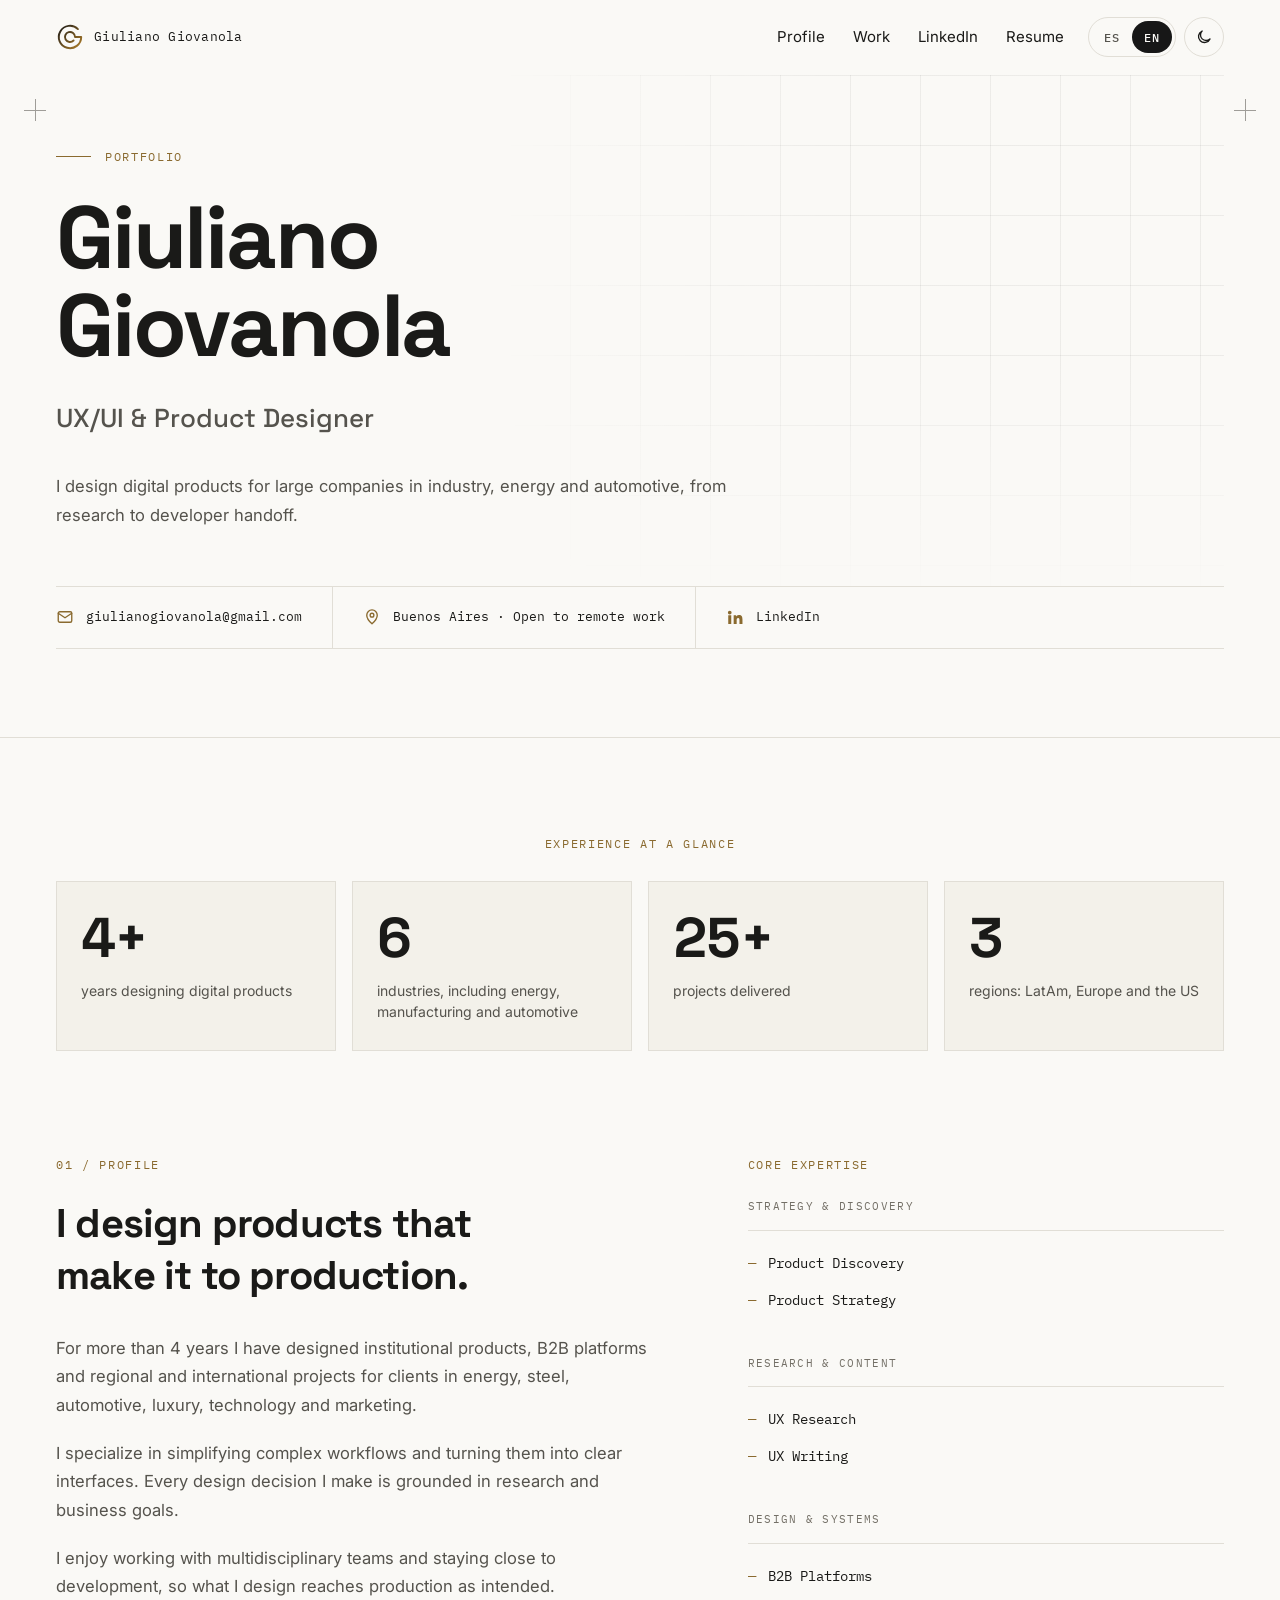
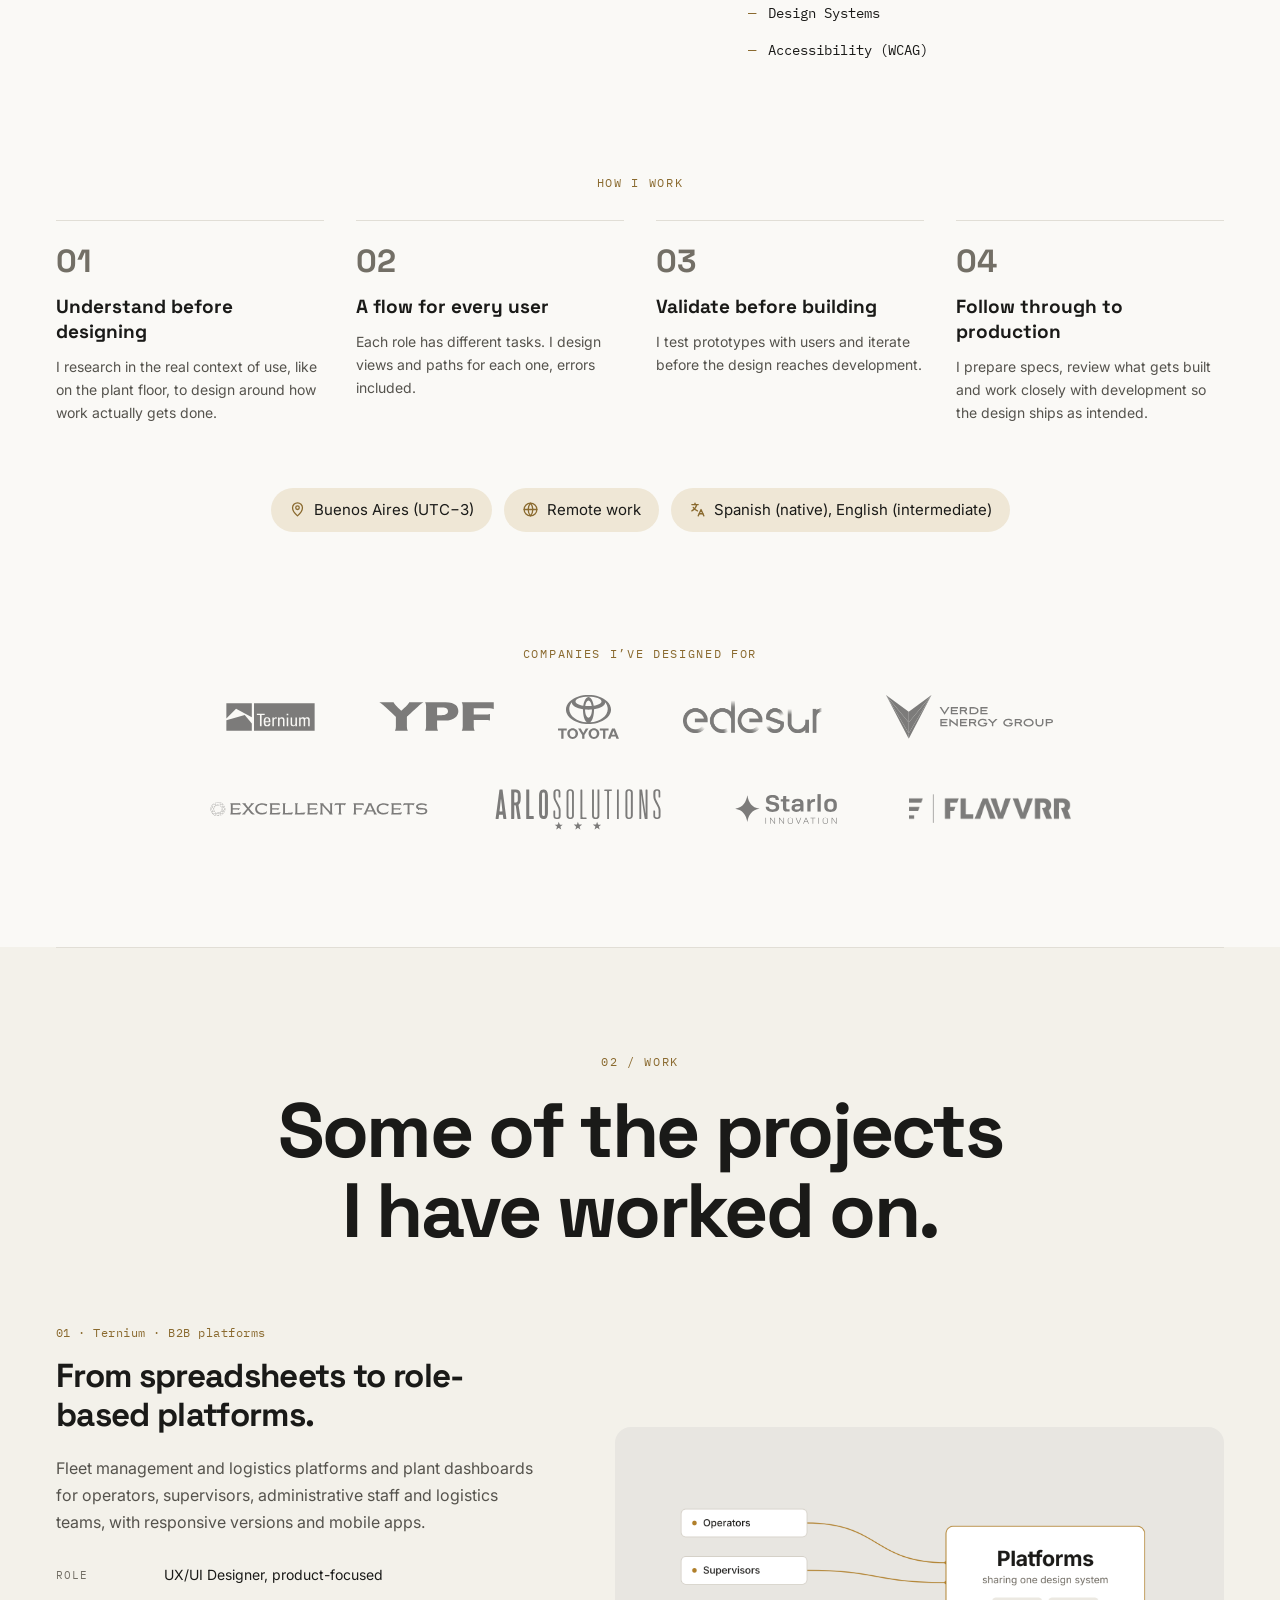
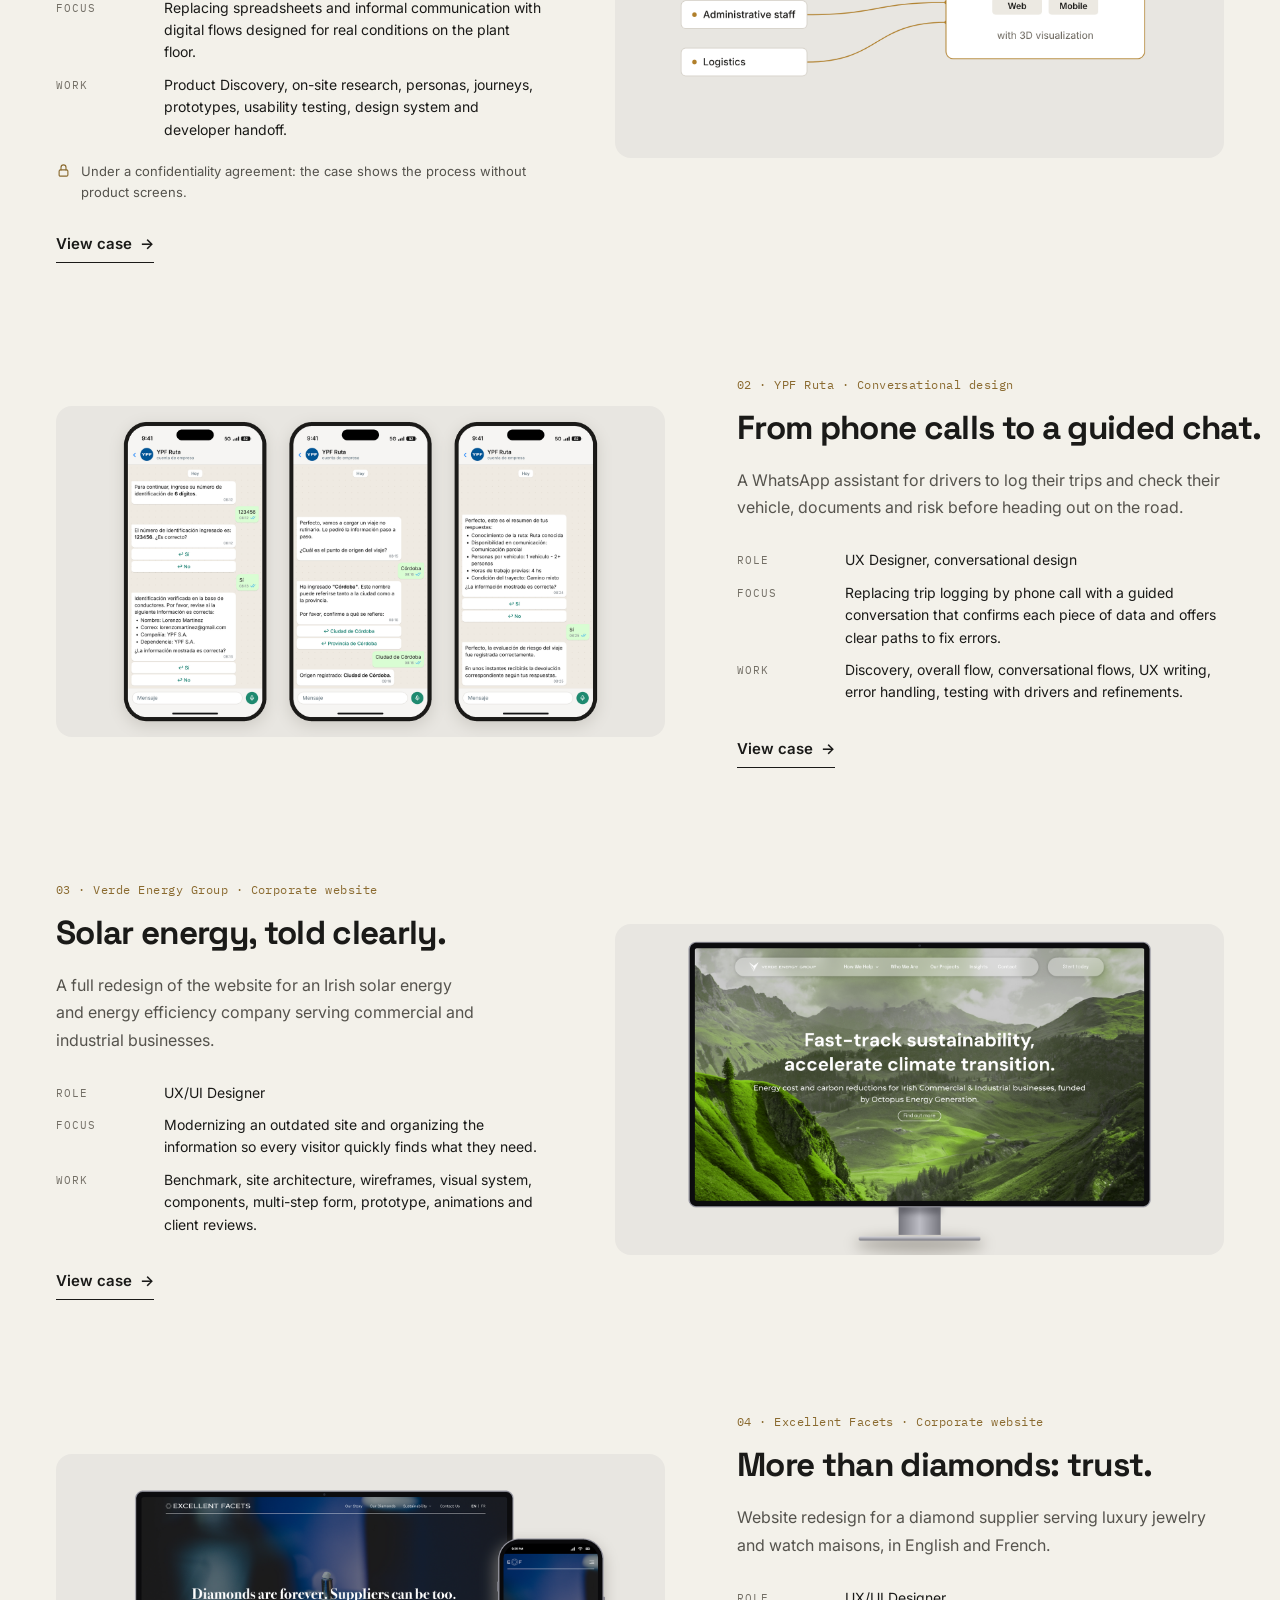
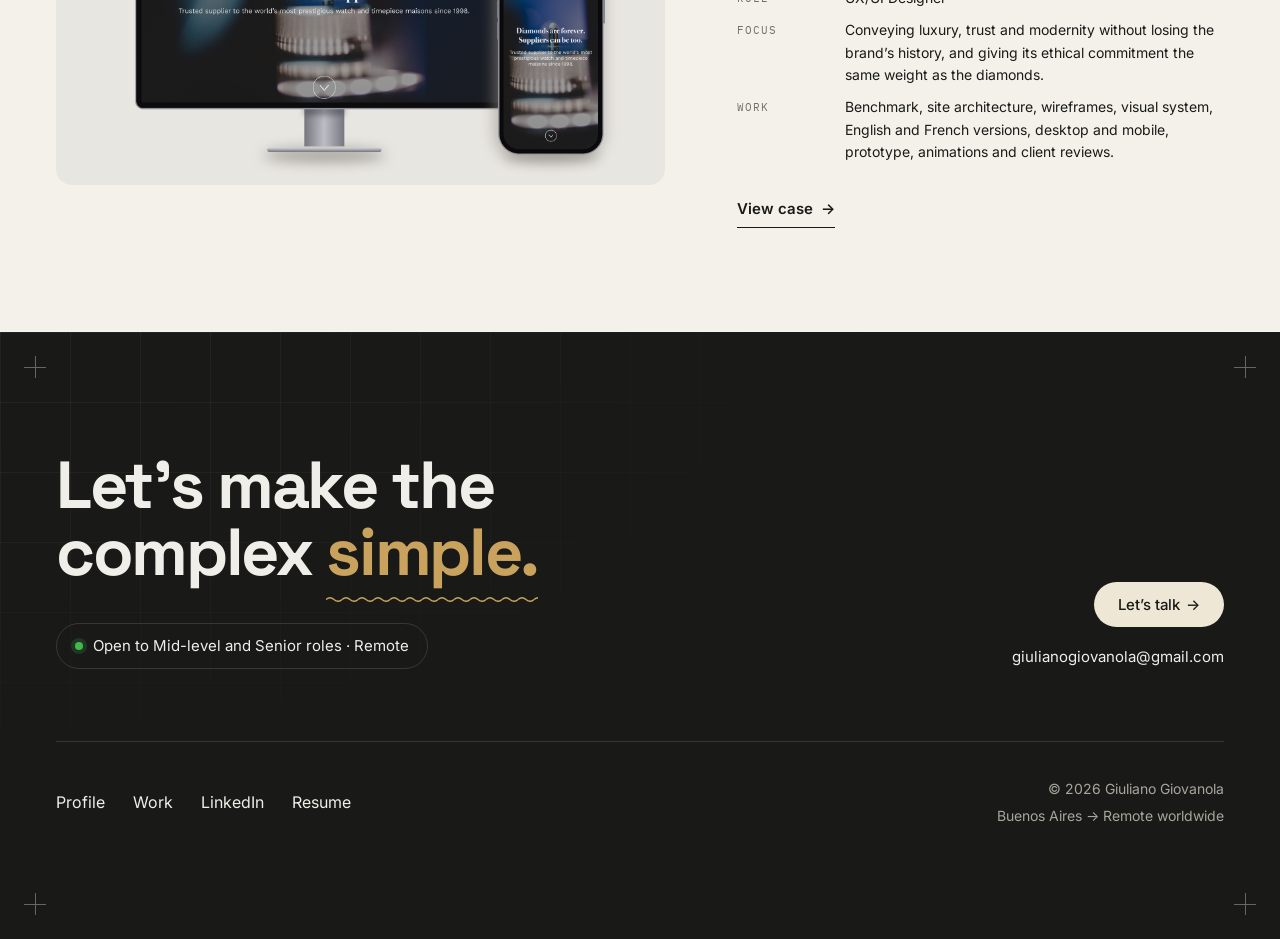
<file: index.html>
<!doctype html>
<html lang="es">

<head>
  <meta charset="utf-8">
  <meta name="viewport" content="width=device-width, initial-scale=1, viewport-fit=cover">
  <meta name="description" content="Portfolio de Giuliano Giovanola, diseñador UX/UI y Product Designer.">
  <title>Giuliano Giovanola - UX/UI & Product Designer</title>
  <link rel="icon" href="assets/images/favicon-dark.ico" sizes="32x32">
  <link rel="icon" type="image/svg+xml" href="assets/images/gg-favicon-light.svg" data-light="assets/images/gg-favicon-light.svg" data-dark="assets/images/gg-favicon-dark.svg">
  <link rel="apple-touch-icon" href="assets/images/apple-touch-icon-dark.png">
  <script>try { if (localStorage.getItem('theme') === 'dark') { document.documentElement.setAttribute('data-theme', 'dark'); var fav = document.querySelector('link[rel="icon"][type="image/svg+xml"]'); fav.href = fav.dataset.dark; } } catch (e) { }</script>
  <link rel="preconnect" href="https://fonts.googleapis.com">
  <link rel="preconnect" href="https://fonts.gstatic.com" crossorigin>
  <link rel="stylesheet"
    href="https://fonts.googleapis.com/css2?family=Space+Grotesk:wght@500;700&family=Inter:wght@400;500;600&family=IBM+Plex+Mono:wght@400;500&display=swap">
  <link rel="stylesheet" href="css/styles.css?v=31">
</head>

<body>
  <a class="skip" href="#trabajo" data-i18n="skip">Saltar al contenido</a>

  <header class="site-header" id="top">
    <div class="wrap topbar">
      <a class="id" href="#inicio"><img class="id-logo id-logo-light" src="assets/images/gg-navbar-light.svg" width="28" height="28" alt=""><img class="id-logo id-logo-dark" src="assets/images/gg-navbar-dark.svg" width="28" height="28" alt=""><span>Giuliano Giovanola</span></a>
      <div class="links">
        <nav class="top-nav" aria-label="Principal" data-i18n-aria="nav.main">
          <a href="#sobre-mi" data-i18n="footer.profile">Perfil</a>
          <a href="#trabajo" data-i18n="footer.work">Trabajo</a>
          <a href="https://www.linkedin.com/in/giulianogiovanola" target="_blank" rel="noopener noreferrer">LinkedIn</a>
          <a class="nav-cv" href="assets/documents/cv-giuliano-giovanola.pdf" download data-i18n="nav.cv">CV</a>
        </nav>
        <div class="controls">
          <div class="lang" role="group" aria-label="Idioma" data-i18n-aria="lang.group">
            <button type="button" data-set-lang="es" aria-pressed="true">ES</button>
            <button type="button" data-set-lang="en" aria-pressed="false">EN</button>
          </div>
          <button type="button" class="theme-btn" aria-pressed="false" aria-label="Modo oscuro"
            data-i18n-aria="theme.dark">
            <svg class="moon" viewBox="0 0 24 24" fill="none" stroke="currentColor" stroke-width="1.8"
              stroke-linecap="round" stroke-linejoin="round" aria-hidden="true">
              <path d="M20 14.5A8 8 0 1 1 9.5 4a6.5 6.5 0 0 0 10.5 10.5Z" />
            </svg>
            <svg class="sun" viewBox="0 0 24 24" fill="none" stroke="currentColor" stroke-width="1.8"
              stroke-linecap="round" stroke-linejoin="round" aria-hidden="true">
              <circle cx="12" cy="12" r="4" />
              <path
                d="M12 2v2M12 20v2M4.9 4.9l1.4 1.4M17.7 17.7l1.4 1.4M2 12h2M20 12h2M4.9 19.1l1.4-1.4M17.7 6.3l1.4-1.4" />
            </svg>
          </button>
        </div>
      </div>
    </div>
  </header>

  <div class="hero-band" id="inicio">
    <span class="cross l" aria-hidden="true"></span>
    <span class="cross r" aria-hidden="true"></span>
    <div class="wrap">
      <div class="hero">
        <p class="eyebrow">Portfolio</p>
        <h1><span>Giuliano</span><span>Giovanola</span></h1>
        <p class="role">UX/UI &amp; Product Designer</p>
        <p class="lead" data-i18n="hero.lead">Diseño productos digitales para grandes empresas de industria, energía y
          automotriz, desde el research hasta el traspaso a desarrollo.</p>
        <div class="facts">
          <a href="mailto:giulianogiovanola@gmail.com">
            <svg viewBox="0 0 24 24" fill="none" stroke="currentColor" stroke-width="1.8" stroke-linecap="round"
              stroke-linejoin="round" aria-hidden="true">
              <rect x="3" y="5" width="18" height="14" rx="2" />
              <path d="m3 7 9 6 9-6" />
            </svg>
            giulianogiovanola@gmail.com
          </a>
          <span>
            <svg viewBox="0 0 24 24" fill="none" stroke="currentColor" stroke-width="1.8" stroke-linecap="round"
              stroke-linejoin="round" aria-hidden="true">
              <path d="M12 21s7-6.2 7-11.5A7 7 0 0 0 5 9.5C5 14.8 12 21 12 21Z" />
              <circle cx="12" cy="9.5" r="2.5" />
            </svg>
            <span data-i18n="hero.location">Buenos Aires · Disponible para trabajo remoto</span>
          </span>
          <a href="https://www.linkedin.com/in/giulianogiovanola" target="_blank" rel="noopener noreferrer">
            <svg viewBox="0 0 24 24" fill="currentColor" aria-hidden="true">
              <path
                d="M4.98 3.5a2.5 2.5 0 1 1 0 5 2.5 2.5 0 0 1 0-5ZM3 9.75h4v11.5H3V9.75Zm6.5 0h3.83v1.57h.05c.53-1 1.84-2.07 3.78-2.07 4.04 0 4.79 2.66 4.79 6.12v5.88h-4v-5.2c0-1.24-.02-2.84-1.73-2.84-1.73 0-2 1.35-2 2.75v5.29h-4V9.75Z" />
            </svg>
            LinkedIn
          </a>
        </div>
      </div>
    </div>
  </div>
  <hr class="rule">

  <div class="wrap">
    <main>
      <div class="glance glance-top">
        <p class="kicker" data-i18n="glance.kicker">Experiencia en números</p>
        <ul class="stats">
          <li><p class="stat-num">4+</p><p class="stat-label" data-i18n="glance.years">años diseñando productos digitales</p></li>
          <li><p class="stat-num">6</p><p class="stat-label" data-i18n="glance.industries">rubros, entre ellos energía, industria y automotriz</p></li>
          <li><p class="stat-num">25+</p><p class="stat-label" data-i18n="glance.projects">proyectos entregados</p></li>
          <li><p class="stat-num">3</p><p class="stat-label" data-i18n="glance.continents">regiones: Latam, Europa y EE.&nbsp;UU.</p></li>
        </ul>
      </div>

      <section id="sobre-mi" class="profile">
        <div class="copy">
          <p class="kicker" data-i18n="profile.kicker">01 / Perfil</p>
          <h2 data-i18n="profile.title">Diseño productos que llegan a producción.</h2>
          <p data-i18n="profile.p1">Hace más de 4 años que diseño productos institucionales, plataformas B2B y proyectos regionales e internacionales para clientes de energía, siderurgia, automotriz, lujo, tecnología y marketing.</p>
          <p data-i18n="profile.p2">Me especializo en simplificar flujos complejos y convertirlos en interfaces claras.
            Cada decisión de diseño la apoyo en research y en los objetivos del negocio.</p>
          <p data-i18n="profile.p3">Me gusta trabajar con equipos multidisciplinarios y estar cerca de desarrollo para
            que lo que diseño llegue bien a producción.</p>
        </div>
        <div class="expertise">
          <p class="kicker" data-i18n="exp.kicker">Áreas de especialidad</p>
          <div class="expertise-group">
            <h3 data-i18n="exp.g1">Estrategia y discovery</h3>
            <ul>
              <li>Product Discovery</li>
              <li>Product Strategy</li>
            </ul>
          </div>
          <div class="expertise-group">
            <h3 data-i18n="exp.g2">Research y contenido</h3>
            <ul>
              <li>UX Research</li>
              <li>UX Writing</li>
            </ul>
          </div>
          <div class="expertise-group">
            <h3 data-i18n="exp.g3">Diseño y sistemas</h3>
            <ul>
              <li data-i18n="exp.b2b">Plataformas B2B</li>
              <li>Design Systems</li>
              <li data-i18n="exp.a11y">Accesibilidad (WCAG)</li>
            </ul>
          </div>
        </div>
      </section>

      <div class="glance">
        <div class="how">
          <p class="kicker" data-i18n="how.kicker">Cómo trabajo</p>
          <ol class="how-list">
            <li>
              <span class="how-num">01</span>
              <h3 data-i18n="how.1.t">Entender antes de diseñar</h3>
              <p data-i18n="how.1.p">Investigo en el contexto real de uso, como en planta, para diseñar sobre cómo se trabaja de verdad.</p>
            </li>
            <li>
              <span class="how-num">02</span>
              <h3 data-i18n="how.2.t">Un flujo para cada usuario</h3>
              <p data-i18n="how.2.p">Cada rol tiene tareas distintas. Diseño vistas y caminos pensados para cada uno, incluidos los errores.</p>
            </li>
            <li>
              <span class="how-num">03</span>
              <h3 data-i18n="how.3.t">Validar antes de desarrollar</h3>
              <p data-i18n="how.3.p">Pruebo prototipos con usuarios e itero antes de que el diseño llegue a desarrollo.</p>
            </li>
            <li>
              <span class="how-num">04</span>
              <h3 data-i18n="how.4.t">Acompañar hasta producción</h3>
              <p data-i18n="how.4.p">Preparo specs, reviso lo implementado y trabajo cerca de desarrollo para que el diseño llegue bien.</p>
            </li>
          </ol>
          <ul class="info-chips">
            <li><svg viewBox="0 0 24 24" fill="none" stroke="currentColor" stroke-width="1.8" stroke-linecap="round" stroke-linejoin="round" aria-hidden="true"><path d="M12 21s7-6.2 7-11.5A7 7 0 0 0 5 9.5C5 14.8 12 21 12 21Z" /><circle cx="12" cy="9.5" r="2.5" /></svg>Buenos Aires (UTC−3)</li>
            <li><svg viewBox="0 0 24 24" fill="none" stroke="currentColor" stroke-width="1.8" stroke-linecap="round" stroke-linejoin="round" aria-hidden="true"><circle cx="12" cy="12" r="9" /><path d="M3 12h18" /><path d="M12 3a14 14 0 0 1 0 18a14 14 0 0 1 0-18Z" /></svg><span data-i18n="info.remote">Trabajo remoto</span></li>
            <li><svg viewBox="0 0 24 24" fill="none" stroke="currentColor" stroke-width="1.8" stroke-linecap="round" stroke-linejoin="round" aria-hidden="true"><path d="M4 5h9" /><path d="M8.5 3v2" /><path d="M11 5c-1 4-3.5 7-7 9" /><path d="M6 9c1.5 2.5 3.5 4 6 5" /><path d="m13 21 4-9 4 9" /><path d="M14.5 18h5" /></svg><span data-i18n="info.langs">Español (nativo), inglés (intermedio)</span></li>
          </ul>
        </div>

        <div class="clients">
          <p class="kicker" data-i18n="clients.kicker">Empresas para las que diseñé</p>
          <ul class="client-logos">
            <li><img class="logo-box" src="assets/images/logo-ternium.svg" alt="Ternium" loading="lazy"></li>
            <li><img class="logo-box" src="assets/images/logo-ypf.svg" alt="YPF" loading="lazy"></li>
            <li><img class="logo-tall" src="assets/images/logo-toyota.svg" alt="Toyota" loading="lazy"></li>
            <li><img src="assets/images/logo-edesur.png" alt="Edesur" loading="lazy"></li>
            <li><img class="logo-tall" src="assets/images/logo-verde.svg" alt="Verde Energy Group" loading="lazy"></li>
            <li><img class="logo-thin" src="assets/images/logo-excellent-facets.svg" alt="Excellent Facets" loading="lazy"></li>
            <li><img class="logo-tall" src="assets/images/logo-arlo.svg" alt="Arlo Solutions" loading="lazy"></li>
            <li><img class="logo-tall" src="assets/images/logo-starlo.svg" alt="Starlo Innovation" loading="lazy"></li>
            <li><img class="logo-box" src="assets/images/logo-flavvrr.png" alt="FLAVVRR" loading="lazy"></li>
          </ul>
        </div>
      </div>

      <section id="trabajo" class="cases">
        <header class="cases-head">
          <p class="kicker" data-i18n="work.kicker">02 / Trabajo</p>
          <h2 data-i18n="work.title">Algunos de los proyectos en los que trabajé.</h2>        </header>

        <div id="casos" class="studies">
          <article class="study">
            <div class="study-copy">
              <p class="study-tag"><span>01</span> · <span>Ternium</span> · <span data-i18n="studies.type.platform">Plataformas B2B</span></p>
              <h3 data-i18n="studies.ternium.title">De planillas a plataformas por rol.</h3>
              <p class="study-desc" data-i18n="studies.ternium.desc">Plataformas de gestión de flota, logística y
                dashboards de planta para operarios, supervisores, administrativos y equipos de logística, con versiones
                responsive y apps mobile.</p>
              <dl class="study-meta">
                <dt data-i18n="studies.role">Rol</dt>
                <dd data-i18n="studies.ternium.role">UX/UI Designer, con foco en producto</dd>
                <dt data-i18n="studies.focus">Foco</dt>
                <dd data-i18n="studies.ternium.focus">Reemplazar planillas y comunicaciones informales por flujos
                  digitales pensados para las condiciones reales de uso en planta.</dd>
                <dt data-i18n="studies.work">Trabajo</dt>
                <dd data-i18n="studies.ternium.work">Product Discovery, investigación en planta, personas, journeys,
                  prototipos, pruebas de usabilidad, design system y traspaso a desarrollo.</dd>
              </dl>
              <p class="study-note"><svg viewBox="0 0 24 24" fill="none" stroke="currentColor" stroke-width="1.8"
                  stroke-linecap="round" stroke-linejoin="round" aria-hidden="true"><rect x="5" y="11" width="14" height="10" rx="2" /><path d="M8 11V7a4 4 0 0 1 8 0v4" /></svg><span data-i18n="studies.ternium.note">Bajo acuerdo de confidencialidad: el caso cuenta el proceso sin mostrar pantallas del producto.</span></p>
              <a class="study-link" href="cases/ternium.html"><span data-i18n="studies.cta">Ver caso</span> <span
                  aria-hidden="true">→</span></a>
            </div>
            <figure class="study-media">
              <img src="assets/images/ternium-cover-1840x1000_light.png" data-src-en="assets/images/ternium-cover-en-1840x1000_light.png" data-src-dark="assets/images/ternium-cover-1840x1000.png" data-src-en-dark="assets/images/ternium-cover-en-1840x1000.png" width="1840" height="1000" loading="lazy"
                alt="Diagrama: operarios, supervisores, administrativos y logística conectados a plataformas con un mismo design system, en web y mobile y con visualización 3D"
                data-i18n-alt="studies.ternium.alt">
            </figure>
          </article>

          <article class="study">
            <div class="study-copy">
              <p class="study-tag"><span>02</span> · <span>YPF Ruta</span> · <span data-i18n="studies.type.conv">Diseño conversacional</span></p>
              <h3 data-i18n="studies.ypf.title">Del llamado a un chat guiado.</h3>
              <p class="study-desc" data-i18n="studies.ypf.desc">Asistente de WhatsApp para que los conductores registren
                sus viajes y validen vehículo, documentación y riesgo antes de salir a la ruta.</p>
              <dl class="study-meta">
                <dt data-i18n="studies.role">Rol</dt>
                <dd data-i18n="studies.ypf.role">UX Designer, diseño conversacional</dd>
                <dt data-i18n="studies.focus">Foco</dt>
                <dd data-i18n="studies.ypf.focus">Reemplazar el registro de viajes por llamadas con una conversación
                  guiada, que confirma cada dato y ofrece caminos claros para corregir errores.</dd>
                <dt data-i18n="studies.work">Trabajo</dt>
                <dd data-i18n="studies.ypf.work">Discovery, flujo general, flujos conversacionales, UX writing, manejo de
                  errores, pruebas con conductores y ajustes.</dd>
              </dl>
              <a class="study-link" href="cases/ypf-ruta.html"><span data-i18n="studies.cta">Ver caso</span> <span
                  aria-hidden="true">→</span></a>
            </div>
            <figure class="study-media">
              <img src="assets/images/ypf-cover-light-1840x1000.png"
                data-src-dark="assets/images/ypf-cover-dark-1840x1000.png" width="1840" height="1000" loading="lazy"
                alt="Tres pantallas de la conversación de YPF Ruta en WhatsApp: identificación del conductor, carga del origen del viaje y resumen de la evaluación de riesgo"
                data-i18n-alt="studies.ypf.alt">
            </figure>
          </article>

          <article class="study">
            <div class="study-copy">
              <p class="study-tag"><span>03</span> · <span>Verde Energy Group</span> · <span data-i18n="studies.type.corp">Sitio web corporativo</span></p>
              <h3 data-i18n="studies.verde.title">Energía solar, contada con claridad.</h3>
              <p class="study-desc" data-i18n="studies.verde.desc">Rediseño completo del sitio de una empresa irlandesa
                de energía solar y eficiencia energética para empresas comerciales e industriales.</p>
              <dl class="study-meta">
                <dt data-i18n="studies.role">Rol</dt>
                <dd>UX/UI Designer</dd>
                <dt data-i18n="studies.focus">Foco</dt>
                <dd data-i18n="studies.verde.focus">Modernizar un sitio obsoleto y ordenar la información para que cada
                  visitante encuentre rápido lo que necesita.</dd>
                <dt data-i18n="studies.work">Trabajo</dt>
                <dd data-i18n="studies.verde.work">Benchmark, arquitectura del sitio, wireframes, sistema visual,
                  componentes, formulario multipaso, prototipo, animaciones y revisiones con el cliente.</dd>
              </dl>
              <a class="study-link" href="cases/verde-energy-group.html"><span data-i18n="studies.cta">Ver caso</span> <span
                  aria-hidden="true">→</span></a>
            </div>
            <figure class="study-media">
              <img src="assets/images/verde-cover-light-1840x1000.png"
                data-src-dark="assets/images/verde-cover-dark-1840x1000.png" width="1840" height="1000" loading="lazy"
                alt="Página de inicio del sitio de Verde Energy Group en un monitor" data-i18n-alt="studies.verde.alt">
            </figure>
          </article>

          <article class="study">
            <div class="study-copy">
              <p class="study-tag"><span>04</span> · <span>Excellent Facets</span> · <span data-i18n="studies.type.corp">Sitio web corporativo</span></p>
              <h3 data-i18n="studies.facets.title">Más que diamantes: confianza.</h3>
              <p class="study-desc" data-i18n="studies.facets.desc">Rediseño del sitio de un proveedor de diamantes para
                maisons de joyería y relojería de lujo, en inglés y francés.</p>
              <dl class="study-meta">
                <dt data-i18n="studies.role">Rol</dt>
                <dd>UX/UI Designer</dd>
                <dt data-i18n="studies.focus">Foco</dt>
                <dd data-i18n="studies.facets.focus">Transmitir lujo, confianza y modernidad sin perder la historia de la
                  marca, y darle al compromiso ético el mismo peso que a los diamantes.</dd>
                <dt data-i18n="studies.work">Trabajo</dt>
                <dd data-i18n="studies.facets.work">Benchmark, arquitectura del sitio, wireframes, sistema visual,
                  versión en inglés y francés, desktop y mobile, prototipo, animaciones y revisiones con el cliente.</dd>
              </dl>
              <a class="study-link" href="cases/excellent-facets.html"><span data-i18n="studies.cta">Ver caso</span> <span
                  aria-hidden="true">→</span></a>
            </div>
            <figure class="study-media">
              <img src="assets/images/ef-cover-light-1840x1000.png"
                data-src-dark="assets/images/ef-cover-dark-1840x1000.png" width="1840" height="1000" loading="lazy"
                alt="Página de inicio del sitio de Excellent Facets en un monitor y un celular" data-i18n-alt="studies.facets.alt">
            </figure>
          </article>
        </div>
      </section>

    </main>
  </div>

  <div class="end-band" id="contacto">
    <span class="cross tl" aria-hidden="true"></span>
    <span class="cross tr" aria-hidden="true"></span>
    <span class="cross bl" aria-hidden="true"></span>
    <span class="cross br" aria-hidden="true"></span>
    <div class="wrap">
      <section class="contact" aria-labelledby="contact-title">
      <div class="contact-main">
        <div class="contact-copy">
          <h2 id="contact-title" class="contact-big"><span data-i18n="contact.t1">Hagamos que lo complejo sea</span> <span class="wavy" data-i18n="contact.t2">simple.</span></h2>
          <p class="avail"><span class="avail-dot" aria-hidden="true"></span><span data-i18n="contact.avail">Abierto a roles Semi Senior y Senior · Remoto</span></p>
        </div>
        <div class="contact-cta">
          <button type="button" class="cta-btn" data-copy="giulianogiovanola@gmail.com" aria-label="Hablemos: copiar email" data-i18n-aria="contact.cta.aria"><span class="cta-label" data-i18n="contact.cta">Hablemos</span><span class="cta-arrow" aria-hidden="true">→</span><span class="cta-done" aria-hidden="true"><svg viewBox="0 0 24 24" fill="none" stroke="currentColor" stroke-width="2.2" stroke-linecap="round" stroke-linejoin="round"><path d="m5 12 5 5 9-10"/></svg><span data-i18n="talk.copied">Email copiado</span></span></button>
          <span class="visually-hidden cta-status" role="status"></span>
          <a class="contact-mail" href="mailto:giulianogiovanola@gmail.com">giulianogiovanola@gmail.com</a>
        </div>
      </div>
    </section>
    <footer class="end-foot">
      <nav class="foot-nav" aria-label="Pie de página" data-i18n-aria="footer.nav">
        <a href="#sobre-mi" data-i18n="footer.profile">Perfil</a>
        <a href="#trabajo" data-i18n="footer.work">Trabajo</a>
        <a href="https://www.linkedin.com/in/giulianogiovanola" target="_blank" rel="noopener noreferrer">LinkedIn</a>
        <a href="assets/documents/cv-giuliano-giovanola.pdf" download data-i18n="nav.cv">CV</a>
      </nav>
      <div class="foot-meta">
        <span>© 2026 Giuliano Giovanola</span>
        <span data-i18n="footer.location">Buenos Aires → Remoto en todo el mundo</span>
      </div>
    </footer>
    </div>
  </div>
  <div class="talk">
  <a class="talk-link" href="#contacto"><img class="talk-avatar" src="assets/images/foto-perfil-128.jpg?v=5" width="44" height="44" alt=""><span data-i18n="talk">Hablemos</span></a>
  <button type="button" class="talk-copy" data-copy="giulianogiovanola@gmail.com" aria-label="Copiar email" data-i18n-aria="contact.copy.aria">
    <svg class="talk-icon-mail" viewBox="0 0 24 24" fill="none" stroke="currentColor" stroke-width="1.8" stroke-linecap="round" stroke-linejoin="round" aria-hidden="true"><rect x="3" y="5" width="18" height="14" rx="2"/><path d="m3 7 9 6 9-6"/></svg>
    <svg class="talk-icon-check" viewBox="0 0 24 24" fill="none" stroke="currentColor" stroke-width="2" stroke-linecap="round" stroke-linejoin="round" aria-hidden="true"><path d="m5 12 5 5 9-10"/></svg>
    <span class="talk-tip" aria-hidden="true"><span class="tip-idle" data-i18n="contact.copy.aria">Copiar email</span><span class="tip-done" data-i18n="talk.copied">Email copiado</span></span>
  </button>
  <span class="visually-hidden talk-status" role="status"></span>
</div>
<a class="to-top" href="#" aria-label="Volver arriba" data-i18n-aria="contact.top"><svg viewBox="0 0 24 24" fill="none" stroke="currentColor" stroke-width="2" stroke-linecap="round" stroke-linejoin="round" aria-hidden="true"><path d="M12 19V5"/><path d="m6 11 6-6 6 6"/></svg></a>
  <script src="js/main.js?v=31"></script>
</body>

</html>
</file>
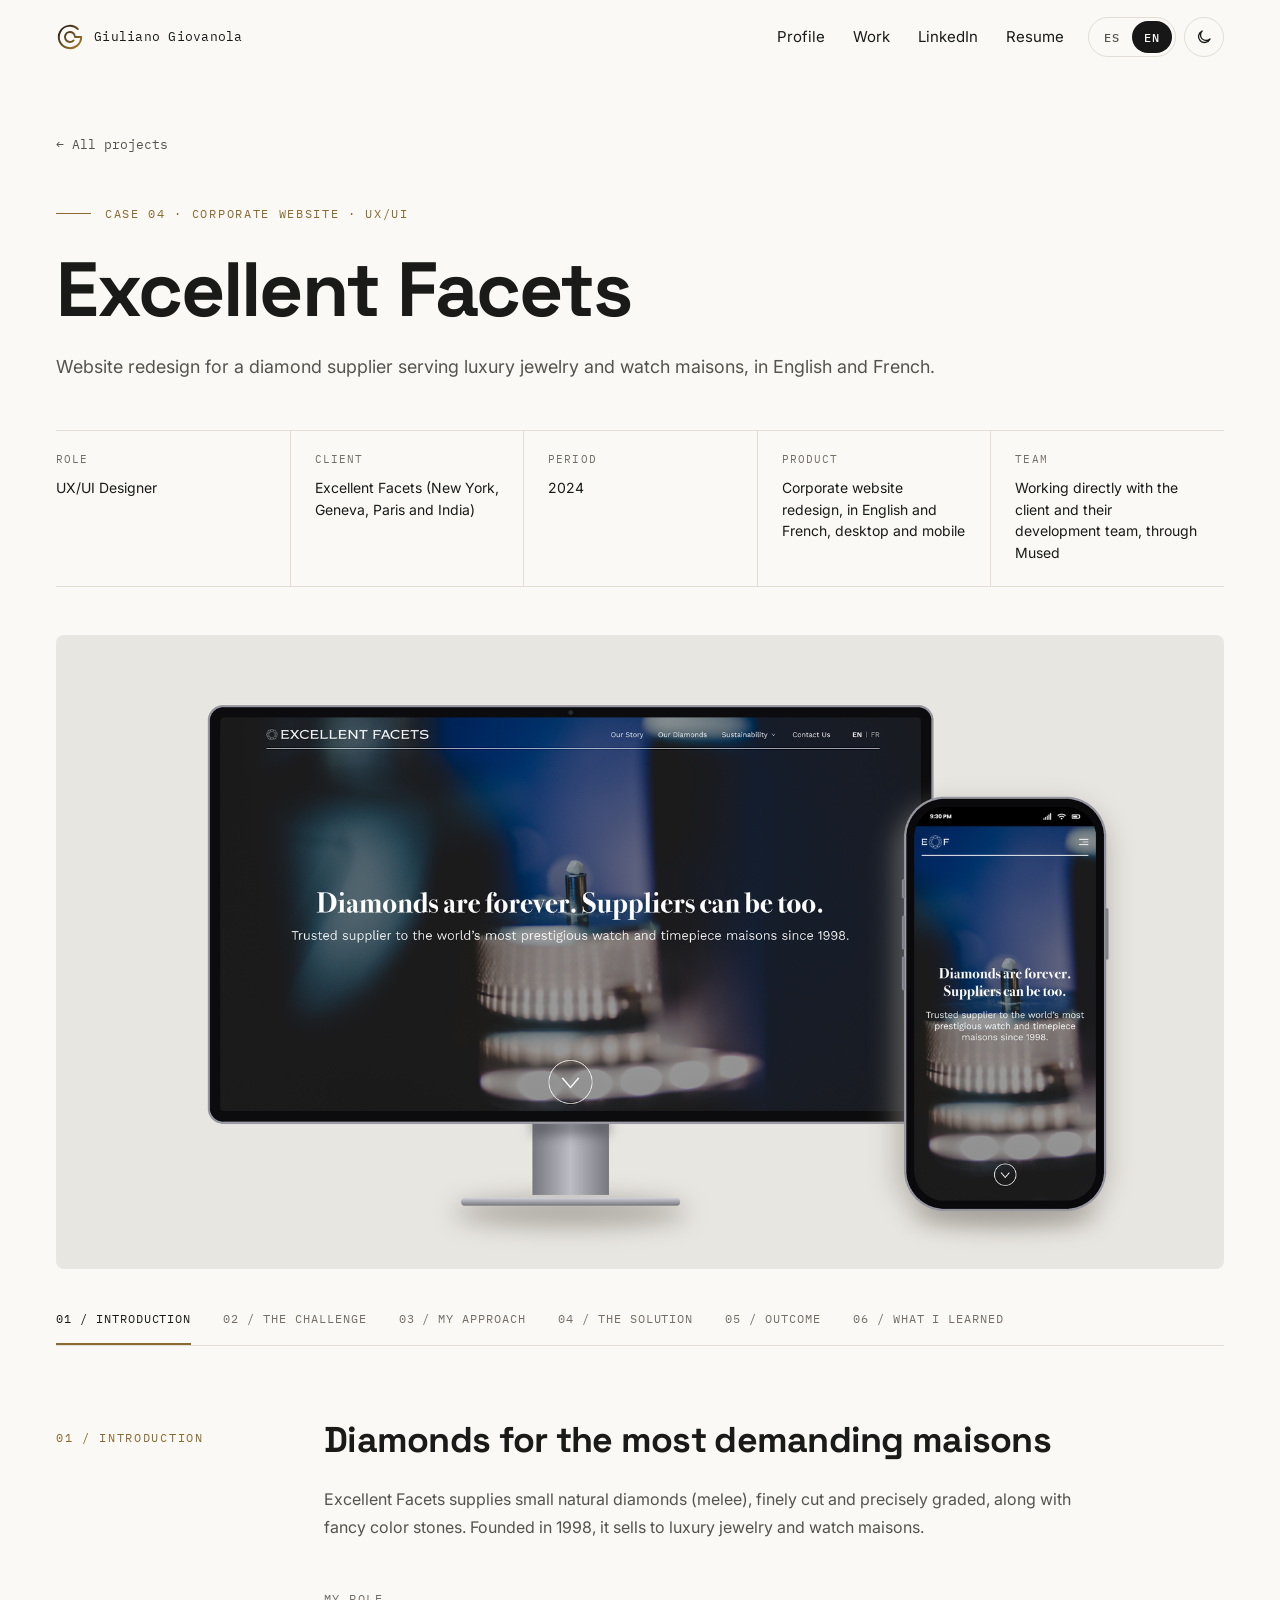
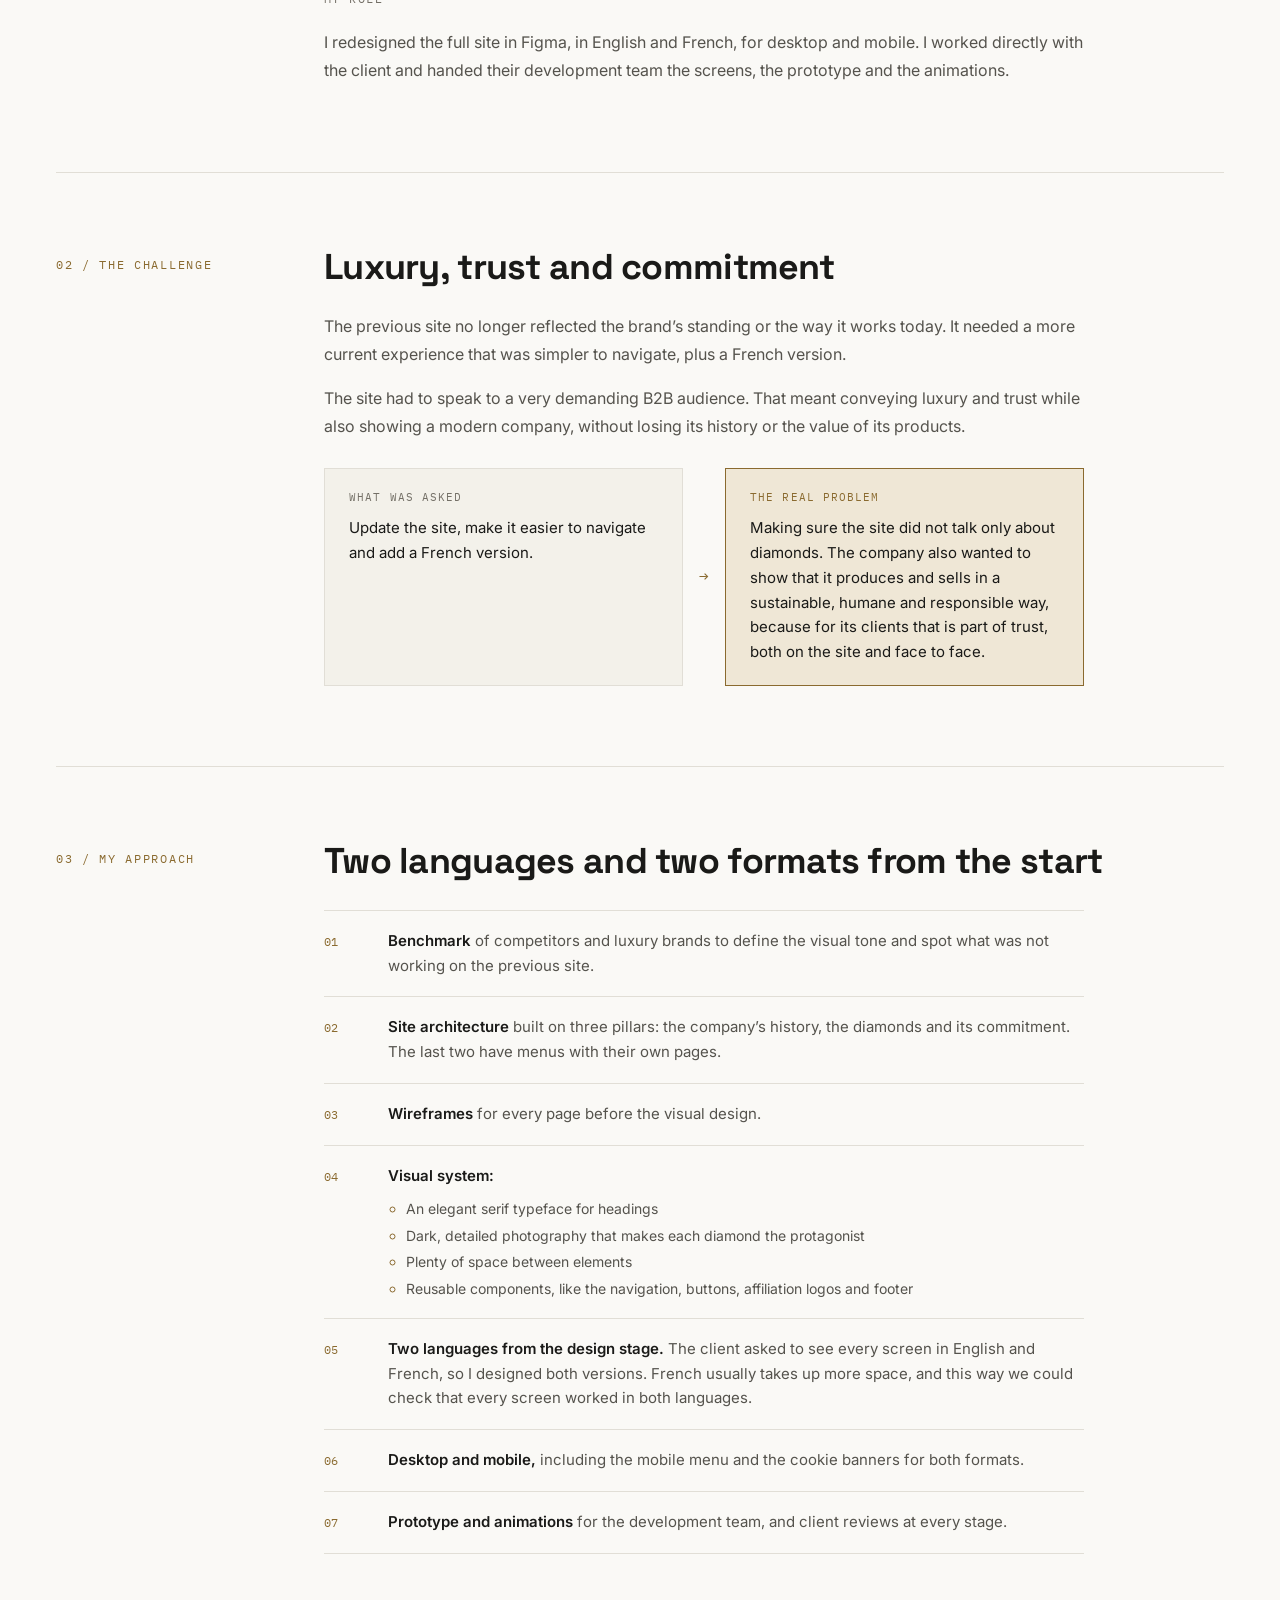
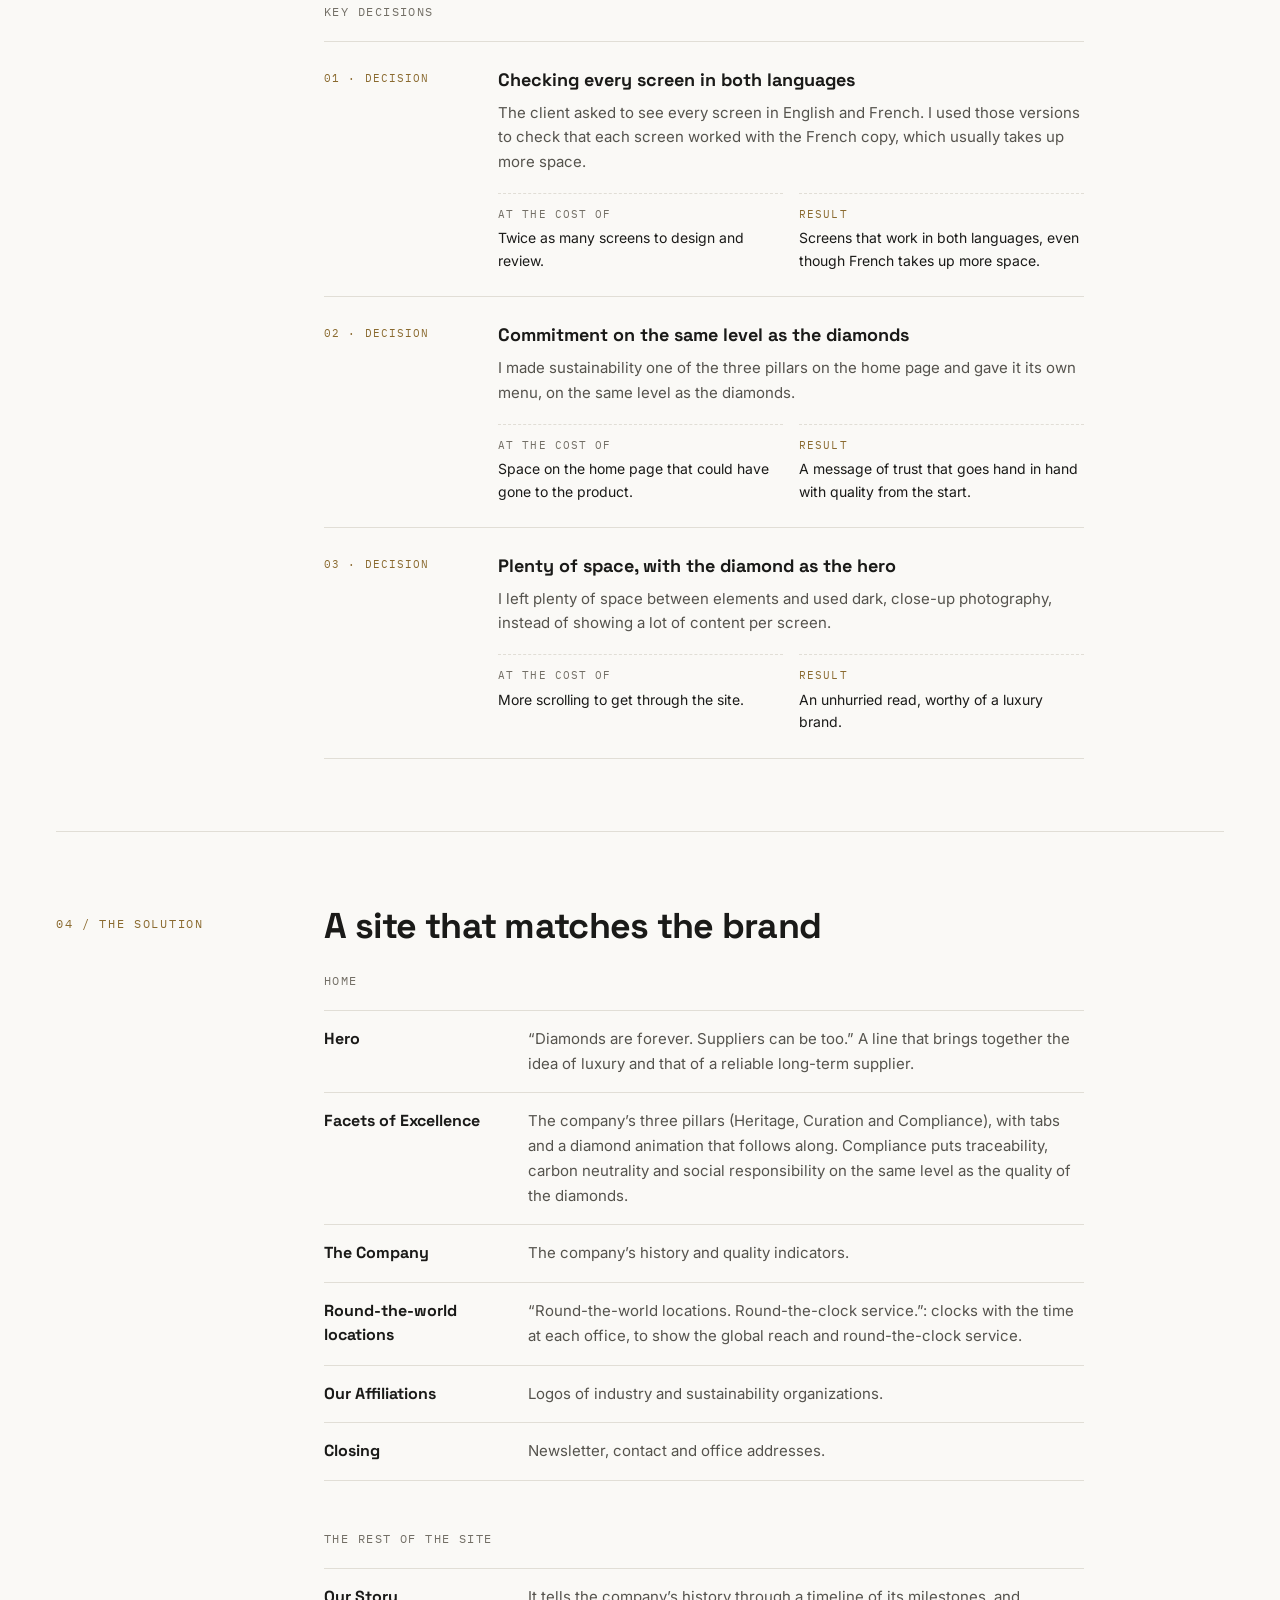
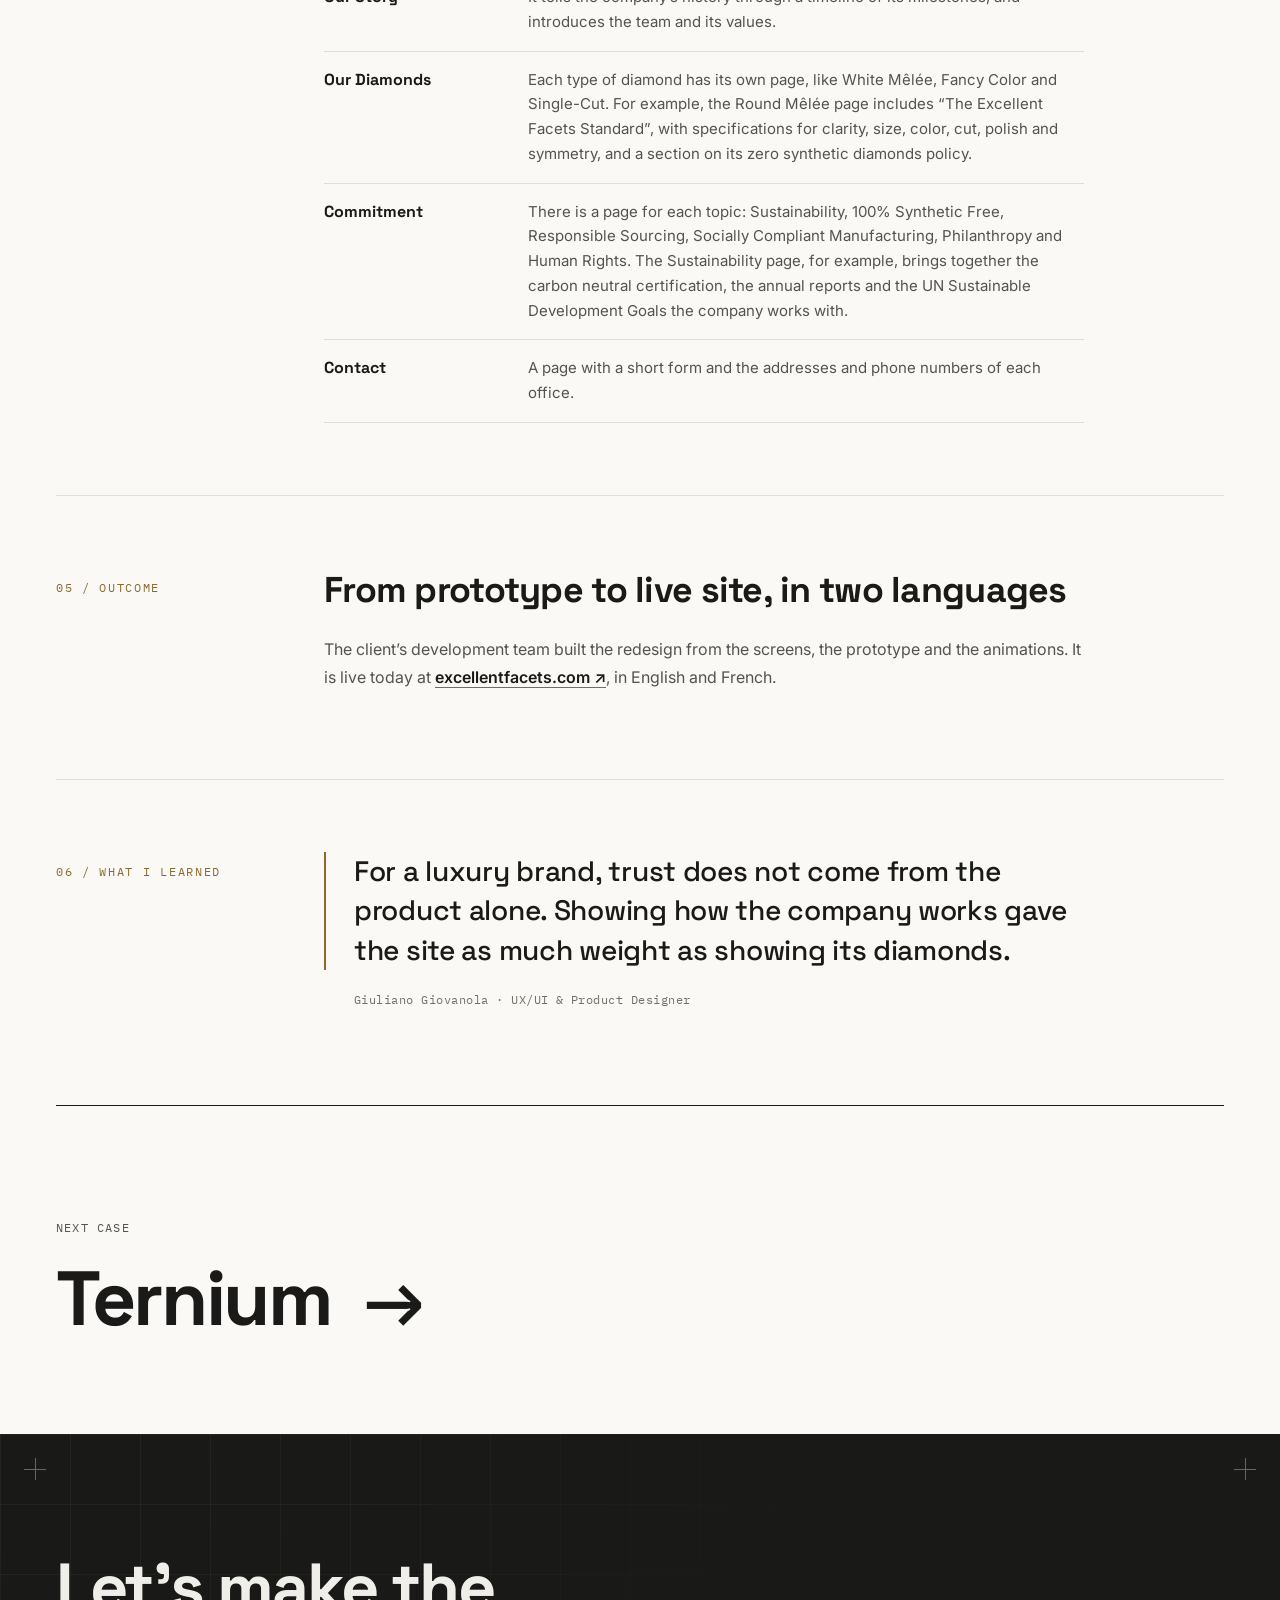
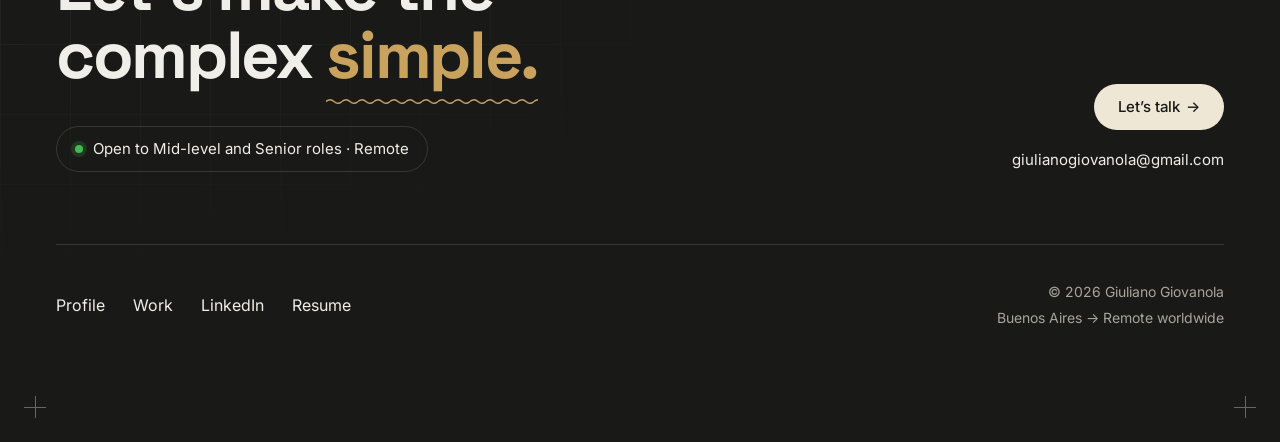
<file: cases/excellent-facets.html>
<!doctype html>
<html lang="es">
<head>
<meta charset="utf-8">
<meta name="viewport" content="width=device-width, initial-scale=1, viewport-fit=cover">
<meta name="description" content="Excellent Facets: caso de estudio UX/UI del rediseño del sitio de un proveedor de diamantes para maisons de lujo, en inglés y francés. Por Giuliano Giovanola.">
<title>Excellent Facets · Caso de estudio · Giuliano Giovanola</title>
<link rel="icon" href="../assets/images/favicon-dark.ico" sizes="32x32">
<link rel="icon" type="image/svg+xml" href="../assets/images/gg-favicon-light.svg" data-light="../assets/images/gg-favicon-light.svg" data-dark="../assets/images/gg-favicon-dark.svg">
<link rel="apple-touch-icon" href="../assets/images/apple-touch-icon-dark.png">
<script>try { if (localStorage.getItem('theme') === 'dark') { document.documentElement.setAttribute('data-theme', 'dark'); var fav = document.querySelector('link[rel="icon"][type="image/svg+xml"]'); fav.href = fav.dataset.dark; } } catch (e) {}</script>
<link rel="preconnect" href="https://fonts.googleapis.com">
<link rel="preconnect" href="https://fonts.gstatic.com" crossorigin>
<link rel="stylesheet" href="https://fonts.googleapis.com/css2?family=Space+Grotesk:wght@500;700&family=Inter:wght@400;500;600&family=IBM+Plex+Mono:wght@400;500&display=swap">
<link rel="stylesheet" href="../css/styles.css?v=31">
</head>
<body>
<a class="skip" href="#contenido" data-i18n="skip">Saltar al contenido</a>

<header class="site-header" id="top">
  <div class="wrap topbar">
    <a class="id" href="../index.html#inicio"><img class="id-logo id-logo-light" src="../assets/images/gg-navbar-light.svg" width="28" height="28" alt=""><img class="id-logo id-logo-dark" src="../assets/images/gg-navbar-dark.svg" width="28" height="28" alt=""><span>Giuliano Giovanola</span></a>
    <div class="links">
      <nav class="top-nav" aria-label="Principal" data-i18n-aria="nav.main">
          <a href="../index.html#sobre-mi" data-i18n="footer.profile">Perfil</a>
          <a href="../index.html#trabajo" data-i18n="footer.work">Trabajo</a>
          <a href="https://www.linkedin.com/in/giulianogiovanola" target="_blank" rel="noopener noreferrer">LinkedIn</a>
          <a class="nav-cv" href="../assets/documents/cv-giuliano-giovanola.pdf" download data-i18n="nav.cv">CV</a>
        </nav>
        <div class="controls">
        <div class="lang" role="group" aria-label="Idioma" data-i18n-aria="lang.group">
          <button type="button" data-set-lang="es" aria-pressed="true">ES</button>
          <button type="button" data-set-lang="en" aria-pressed="false">EN</button>
        </div>
        <button type="button" class="theme-btn" aria-pressed="false" aria-label="Modo oscuro" data-i18n-aria="theme.dark">
          <svg class="moon" viewBox="0 0 24 24" fill="none" stroke="currentColor" stroke-width="1.8" stroke-linecap="round" stroke-linejoin="round" aria-hidden="true"><path d="M20 14.5A8 8 0 1 1 9.5 4a6.5 6.5 0 0 0 10.5 10.5Z"/></svg>
          <svg class="sun" viewBox="0 0 24 24" fill="none" stroke="currentColor" stroke-width="1.8" stroke-linecap="round" stroke-linejoin="round" aria-hidden="true"><circle cx="12" cy="12" r="4"/><path d="M12 2v2M12 20v2M4.9 4.9l1.4 1.4M17.7 17.7l1.4 1.4M2 12h2M20 12h2M4.9 19.1l1.4-1.4M17.7 6.3l1.4-1.4"/></svg>
        </button>
      </div>
    </div>
  </div>
</header>

<main id="contenido" class="wrap case">
  <header class="case-hero">
    <a class="case-back" href="../index.html#casos"><span aria-hidden="true">←</span> <span data-i18n="case.back">Todos los proyectos</span></a>
    <p class="eyebrow" data-i18n="f.eyebrow">Caso 04 · Sitio web corporativo · UX/UI</p>
    <h1>Excellent Facets</h1>
    <p class="case-lead" data-i18n="f.lead">Rediseño del sitio de un proveedor de diamantes para maisons de joyería y relojería de lujo, en inglés y francés.</p>
    <dl class="case-facts">
      <div><dt data-i18n="f.f.role.k">Rol</dt><dd>UX/UI Designer</dd></div>
      <div><dt data-i18n="f.f.client.k">Cliente</dt><dd data-i18n="f.f.client">Excellent Facets (Nueva York, Ginebra, París e India)</dd></div>
      <div><dt data-i18n="f.f.period.k">Período</dt><dd>2024</dd></div>
      <div><dt data-i18n="f.f.product.k">Producto</dt><dd data-i18n="f.f.product">Rediseño del sitio web corporativo, en inglés y francés, desktop y mobile</dd></div>
      <div><dt data-i18n="f.f.team.k">Equipo</dt><dd data-i18n="f.f.team">Trabajo directo con el cliente y su equipo de desarrollo, desde Mused</dd></div>
    </dl>
  </header>

  <figure class="case-cover">
    <img src="../assets/images/ef-cover-light-1840x1000.png" data-src-dark="../assets/images/ef-cover-dark-1840x1000.png" width="1840" height="1000" alt="Página de inicio del sitio de Excellent Facets en un monitor y un celular" data-i18n-alt="f.cover.alt">
  </figure>

  <nav class="case-toc" aria-label="En este caso" data-i18n-aria="case.toc">
    <ol>
      <li><a href="#f-s1" data-i18n="f.s1.k">01 / Introducción</a></li>
      <li><a href="#f-s2" data-i18n="f.s2.k">02 / El desafío</a></li>
      <li><a href="#f-s3" data-i18n="f.s3.k">03 / Mi enfoque</a></li>
      <li><a href="#f-s4" data-i18n="f.s4.k">04 / La solución</a></li>
      <li><a href="#f-s5" data-i18n="f.s5.k">05 / Resultado</a></li>
      <li><a href="#f-s6" data-i18n="case.learn.k">06 / Qué aprendí</a></li>
    </ol>
  </nav>

  <section class="case-sec" aria-labelledby="f-s1">
    <p class="kicker" data-i18n="f.s1.k">01 / Introducción</p>
    <div class="case-body">
      <h2 id="f-s1" data-i18n="f.s1.t">Diamantes para las maisons más exigentes</h2>
      <p data-i18n="f.s1.p">Excellent Facets provee diamantes naturales pequeños (melee), de talla fina y clasificación precisa, y piedras de color fancy. Fue fundada en 1998 y les vende a maisons de joyería y relojería de lujo.</p>
      <h3 class="case-sub" data-i18n="f.role.t">Mi rol</h3>
      <p data-i18n="f.role.p">Rediseñé el sitio completo en Figma, en inglés y en francés, para desktop y mobile. Trabajé en contacto directo con el cliente y le entregué a su equipo de desarrollo las pantallas, el prototipo y las animaciones.</p>
    </div>
  </section>

  <section class="case-sec" aria-labelledby="f-s2">
    <p class="kicker" data-i18n="f.s2.k">02 / El desafío</p>
    <div class="case-body">
      <h2 id="f-s2" data-i18n="f.s2.t">Lujo, confianza y compromiso</h2>
      <p data-i18n="f.s2.p1">El sitio anterior ya no reflejaba el nivel de la marca ni la forma en que trabaja hoy. Hacía falta una experiencia más actual y más simple de recorrer, y también una versión en francés.</p>
      <p data-i18n="f.s2.p2">El sitio tenía que hablarle a un público B2B muy exigente. Por eso debía transmitir lujo y confianza y, al mismo tiempo, mostrar a una empresa moderna, sin perder su historia ni el valor de sus productos.</p>
      <div class="case-reframe">
        <div class="reframe-col">
          <p class="reframe-k" data-i18n="case.ask">Lo que se pidió</p>
          <p data-i18n="f.rf.ask">Actualizar el sitio, hacerlo más fácil de recorrer y sumar una versión en francés.</p>
        </div>
        <span class="reframe-arrow" aria-hidden="true">→</span>
        <div class="reframe-col reframe-real">
          <p class="reframe-k" data-i18n="case.real">El problema real</p>
          <p data-i18n="f.rf.real">Que el sitio no hablara solo de diamantes. La empresa también quería mostrar que produce y vende de forma sustentable, humana y responsable, porque para sus clientes eso es parte de la confianza, tanto en el sitio como en el trato cara a cara.</p>
        </div>
      </div>
    </div>
  </section>

  <section class="case-sec" aria-labelledby="f-s3">
    <p class="kicker" data-i18n="f.s3.k">03 / Mi enfoque</p>
    <div class="case-body">
      <h2 id="f-s3" data-i18n="f.s3.t">Dos idiomas y dos formatos desde el diseño</h2>
      <ol class="case-points">
        <li><span class="num">01</span><p><strong>Benchmark</strong> <span data-i18n="f.s3.1">de la competencia y de marcas de lujo para definir el tono visual y detectar qué no funcionaba en el sitio anterior.</span></p></li>
        <li><span class="num">02</span><p><strong data-i18n="f.s3.2.b">Arquitectura del sitio</strong> <span data-i18n="f.s3.2">con tres ejes: la historia de la empresa, los diamantes y el compromiso. Los dos últimos tienen menús con sus propias páginas.</span></p></li>
        <li><span class="num">03</span><p><strong>Wireframes</strong> <span data-i18n="f.s3.3">de cada página antes del diseño visual.</span></p></li>
        <li><span class="num">04</span><div><p><strong data-i18n="f.s3.4.b">Sistema visual:</strong></p>
          <ul class="case-mini">
            <li data-i18n="f.s3.4.1">Una tipografía serif elegante para los títulos</li>
            <li data-i18n="f.s3.4.2">Fotografía oscura y de detalle, que pone a cada diamante como protagonista</li>
            <li data-i18n="f.s3.4.3">Mucho aire entre los elementos</li>
            <li data-i18n="f.s3.4.4">Componentes reutilizables, como la navegación, los botones, los logos de afiliaciones y el footer</li>
          </ul></div></li>
        <li><span class="num">05</span><p><strong data-i18n="f.s3.5.b">Dos idiomas desde el diseño.</strong> <span data-i18n="f.s3.5">El cliente pidió ver cada pantalla en inglés y en francés, así que diseñé las dos versiones. El francés suele ocupar más espacio, y así se podía revisar que cada pantalla funcionara en los dos idiomas.</span></p></li>
        <li><span class="num">06</span><p><strong data-i18n="f.s3.6.b">Desktop y mobile,</strong> <span data-i18n="f.s3.6">incluidos el menú mobile y los banners de cookies para los dos formatos.</span></p></li>
        <li><span class="num">07</span><p><strong data-i18n="f.s3.7.b">Prototipo y animaciones</strong> <span data-i18n="f.s3.7">para el equipo de desarrollo, y revisiones con el cliente en cada etapa.</span></p></li>
      </ol>

      <h3 class="case-sub" data-i18n="case.dc.sub">Decisiones clave</h3>
      <ol class="case-decisions">
        <li>
          <span class="dec-k"><span>01</span> · <span data-i18n="case.dc.k">Decisión</span></span>
          <h4 data-i18n="f.dc1.t">Revisar cada pantalla en los dos idiomas</h4>
          <p data-i18n="f.dc1.p">El cliente pidió ver cada pantalla en inglés y en francés. Usé esas versiones para comprobar que cada pantalla funcionara con los textos en francés, que suelen ocupar más espacio.</p>
          <dl class="dec-trade">
            <div><dt data-i18n="case.dc.gave">A cambio de</dt><dd data-i18n="f.dc1.gave">El doble de pantallas para diseñar y revisar.</dd></div>
            <div><dt data-i18n="case.dc.got">Resultado</dt><dd data-i18n="f.dc1.got">Pantallas que funcionan en los dos idiomas, aunque el francés ocupe más espacio.</dd></div>
          </dl>
        </li>
        <li>
          <span class="dec-k"><span>02</span> · <span data-i18n="case.dc.k">Decisión</span></span>
          <h4 data-i18n="f.dc2.t">El compromiso al mismo nivel que los diamantes</h4>
          <p data-i18n="f.dc2.p">Puse la sustentabilidad entre los tres pilares de la home y le di su propio menú, al mismo nivel que los diamantes.</p>
          <dl class="dec-trade">
            <div><dt data-i18n="case.dc.gave">A cambio de</dt><dd data-i18n="f.dc2.gave">Espacio en la home que podría haber sido para el producto.</dd></div>
            <div><dt data-i18n="case.dc.got">Resultado</dt><dd data-i18n="f.dc2.got">Un mensaje de confianza que acompaña al de calidad desde el inicio.</dd></div>
          </dl>
        </li>
        <li>
          <span class="dec-k"><span>03</span> · <span data-i18n="case.dc.k">Decisión</span></span>
          <h4 data-i18n="f.dc3.t">Mucho aire y el diamante como protagonista</h4>
          <p data-i18n="f.dc3.p">Dejé mucho aire entre los elementos y usé fotografía oscura y de detalle, en lugar de mostrar mucho contenido por pantalla.</p>
          <dl class="dec-trade">
            <div><dt data-i18n="case.dc.gave">A cambio de</dt><dd data-i18n="f.dc3.gave">Más scroll para recorrer el sitio.</dd></div>
            <div><dt data-i18n="case.dc.got">Resultado</dt><dd data-i18n="f.dc3.got">Una lectura pausada, a la altura de una marca de lujo.</dd></div>
          </dl>
        </li>
      </ol>
    </div>
  </section>

  <section class="case-sec" aria-labelledby="f-s4">
    <p class="kicker" data-i18n="f.s4.k">04 / La solución</p>
    <div class="case-body">
      <h2 id="f-s4" data-i18n="f.s4.t">Un sitio a la altura de la marca</h2>

      <h3 class="case-sub case-sub-first">Home</h3>
      <dl class="case-defs">
        <div><dt>Hero</dt><dd data-i18n="f.h.1">“Diamonds are forever. Suppliers can be too.” Es una frase que junta la idea de lujo con la de un proveedor confiable a largo plazo.</dd></div>
        <div><dt>Facets of Excellence</dt><dd data-i18n="f.h.2">Los tres pilares de la empresa (Heritage, Curation y Compliance), con pestañas y una animación de un diamante que acompaña el recorrido. Compliance pone la trazabilidad, la neutralidad de carbono y la responsabilidad social al mismo nivel que la calidad de los diamantes.</dd></div>
        <div><dt>The Company</dt><dd data-i18n="f.h.3">La historia y los indicadores de calidad de la empresa.</dd></div>
        <div><dt>Round-the-world locations</dt><dd data-i18n="f.h.4">“Round-the-world locations. Round-the-clock service.”: relojes con la hora de cada oficina, para mostrar el alcance global y la atención a toda hora.</dd></div>
        <div><dt>Our Affiliations</dt><dd data-i18n="f.h.5">Los logos de las organizaciones del sector y de sustentabilidad.</dd></div>
        <div><dt data-i18n="f.h.6.t">Cierre</dt><dd data-i18n="f.h.6">Newsletter, contacto y direcciones de las oficinas.</dd></div>
      </dl>

      <h3 class="case-sub" data-i18n="f.s4.g2">El resto del sitio</h3>
      <dl class="case-defs">
        <div><dt>Our Story</dt><dd data-i18n="f.p.1">Cuenta la historia de la empresa con una línea de tiempo de sus hitos, y presenta al equipo y sus valores.</dd></div>
        <div><dt>Our Diamonds</dt><dd data-i18n="f.p.2">Cada tipo de diamante tiene su página, como White Mêlée, Fancy Color y Single-Cut. Por ejemplo, la de Round Mêlée incluye “The Excellent Facets Standard”, con las especificaciones de pureza, tamaño, color, talla, pulido y simetría, y una sección sobre su política de cero diamantes sintéticos.</dd></div>
        <div><dt data-i18n="f.p.3.t">Compromiso</dt><dd data-i18n="f.p.3">Hay una página para cada tema: Sustainability, 100% Synthetic Free, Responsible Sourcing, Socially Compliant Manufacturing, Philanthropy y Human Rights. La de Sustainability, por ejemplo, reúne la certificación de carbono neutral, los reportes anuales y los Objetivos de Desarrollo Sostenible de la ONU con los que trabaja la empresa.</dd></div>
        <div><dt data-i18n="f.p.4.t">Contacto</dt><dd data-i18n="f.p.4">Es una página con un formulario corto y las direcciones y teléfonos de cada oficina.</dd></div>
      </dl>
    </div>
  </section>

  <section class="case-sec" aria-labelledby="f-s5">
    <p class="kicker" data-i18n="f.s5.k">05 / Resultado</p>
    <div class="case-body">
      <h2 id="f-s5" data-i18n="f.s5.t">Del prototipo al sitio publicado, en dos idiomas</h2>
      <p><span data-i18n="f.s5.p1">El equipo de desarrollo del cliente implementó el rediseño a partir de las pantallas, el prototipo y las animaciones. Hoy está publicado en</span> <a class="case-ext" href="https://excellentfacets.com" target="_blank" rel="noopener noreferrer">excellentfacets.com ↗</a><span data-i18n="f.s5.p2">, en inglés y en francés.</span></p>
    </div>
  </section>

  <section class="case-sec" aria-labelledby="f-s6">
    <p class="kicker" id="f-s6" data-i18n="case.learn.k">06 / Qué aprendí</p>
    <div class="case-body">
      <figure class="case-learn">
        <blockquote><p data-i18n="f.learn">En una marca de lujo, la confianza no viene solo del producto. Mostrar cómo trabaja la empresa le dio al sitio tanto peso como mostrar sus diamantes.</p></blockquote>
        <figcaption>Giuliano Giovanola · UX/UI &amp; Product Designer</figcaption>
      </figure>
    </div>
  </section>

  <nav class="case-nav" aria-label="Casos" data-i18n-aria="case.nav">
    <a class="next-case" href="ternium.html">
      <span class="next-case-k" data-i18n="case.next">Siguiente caso</span>
      <span class="next-case-t">Ternium <span class="next-case-arrow" aria-hidden="true">→</span></span>
    </a>
  </nav>
</main>

<div class="end-band" id="contacto">
  <span class="cross tl" aria-hidden="true"></span>
  <span class="cross tr" aria-hidden="true"></span>
  <span class="cross bl" aria-hidden="true"></span>
  <span class="cross br" aria-hidden="true"></span>
  <div class="wrap">
    <section class="contact" aria-labelledby="contact-title">
      <div class="contact-main">
        <div class="contact-copy">
          <h2 id="contact-title" class="contact-big"><span data-i18n="contact.t1">Hagamos que lo complejo sea</span> <span class="wavy" data-i18n="contact.t2">simple.</span></h2>
          <p class="avail"><span class="avail-dot" aria-hidden="true"></span><span data-i18n="contact.avail">Abierto a roles Semi Senior y Senior · Remoto</span></p>
        </div>
        <div class="contact-cta">
          <button type="button" class="cta-btn" data-copy="giulianogiovanola@gmail.com" aria-label="Hablemos: copiar email" data-i18n-aria="contact.cta.aria"><span class="cta-label" data-i18n="contact.cta">Hablemos</span><span class="cta-arrow" aria-hidden="true">→</span><span class="cta-done" aria-hidden="true"><svg viewBox="0 0 24 24" fill="none" stroke="currentColor" stroke-width="2.2" stroke-linecap="round" stroke-linejoin="round"><path d="m5 12 5 5 9-10"/></svg><span data-i18n="talk.copied">Email copiado</span></span></button>
          <span class="visually-hidden cta-status" role="status"></span>
          <a class="contact-mail" href="mailto:giulianogiovanola@gmail.com">giulianogiovanola@gmail.com</a>
        </div>
      </div>
    </section>
    <footer class="end-foot">
      <nav class="foot-nav" aria-label="Pie de página" data-i18n-aria="footer.nav">
        <a href="../index.html#sobre-mi" data-i18n="footer.profile">Perfil</a>
        <a href="../index.html#trabajo" data-i18n="footer.work">Trabajo</a>
        <a href="https://www.linkedin.com/in/giulianogiovanola" target="_blank" rel="noopener noreferrer">LinkedIn</a>
        <a href="../assets/documents/cv-giuliano-giovanola.pdf" download data-i18n="nav.cv">CV</a>
      </nav>
      <div class="foot-meta">
        <span>© 2026 Giuliano Giovanola</span>
        <span data-i18n="footer.location">Buenos Aires → Remoto en todo el mundo</span>
      </div>
    </footer>
  </div>
</div>
<div class="talk">
  <a class="talk-link" href="#contacto"><img class="talk-avatar" src="../assets/images/foto-perfil-128.jpg?v=5" width="44" height="44" alt=""><span data-i18n="talk">Hablemos</span></a>
  <button type="button" class="talk-copy" data-copy="giulianogiovanola@gmail.com" aria-label="Copiar email" data-i18n-aria="contact.copy.aria">
    <svg class="talk-icon-mail" viewBox="0 0 24 24" fill="none" stroke="currentColor" stroke-width="1.8" stroke-linecap="round" stroke-linejoin="round" aria-hidden="true"><rect x="3" y="5" width="18" height="14" rx="2"/><path d="m3 7 9 6 9-6"/></svg>
    <svg class="talk-icon-check" viewBox="0 0 24 24" fill="none" stroke="currentColor" stroke-width="2" stroke-linecap="round" stroke-linejoin="round" aria-hidden="true"><path d="m5 12 5 5 9-10"/></svg>
    <span class="talk-tip" aria-hidden="true"><span class="tip-idle" data-i18n="contact.copy.aria">Copiar email</span><span class="tip-done" data-i18n="talk.copied">Email copiado</span></span>
  </button>
  <span class="visually-hidden talk-status" role="status"></span>
</div>
<a class="to-top" href="#" aria-label="Volver arriba" data-i18n-aria="contact.top"><svg viewBox="0 0 24 24" fill="none" stroke="currentColor" stroke-width="2" stroke-linecap="round" stroke-linejoin="round" aria-hidden="true"><path d="M12 19V5"/><path d="m6 11 6-6 6 6"/></svg></a>
<script src="../js/i18n-facets.js?v=3"></script>
<script src="../js/main.js?v=31"></script>
</body>
</html>
</file>
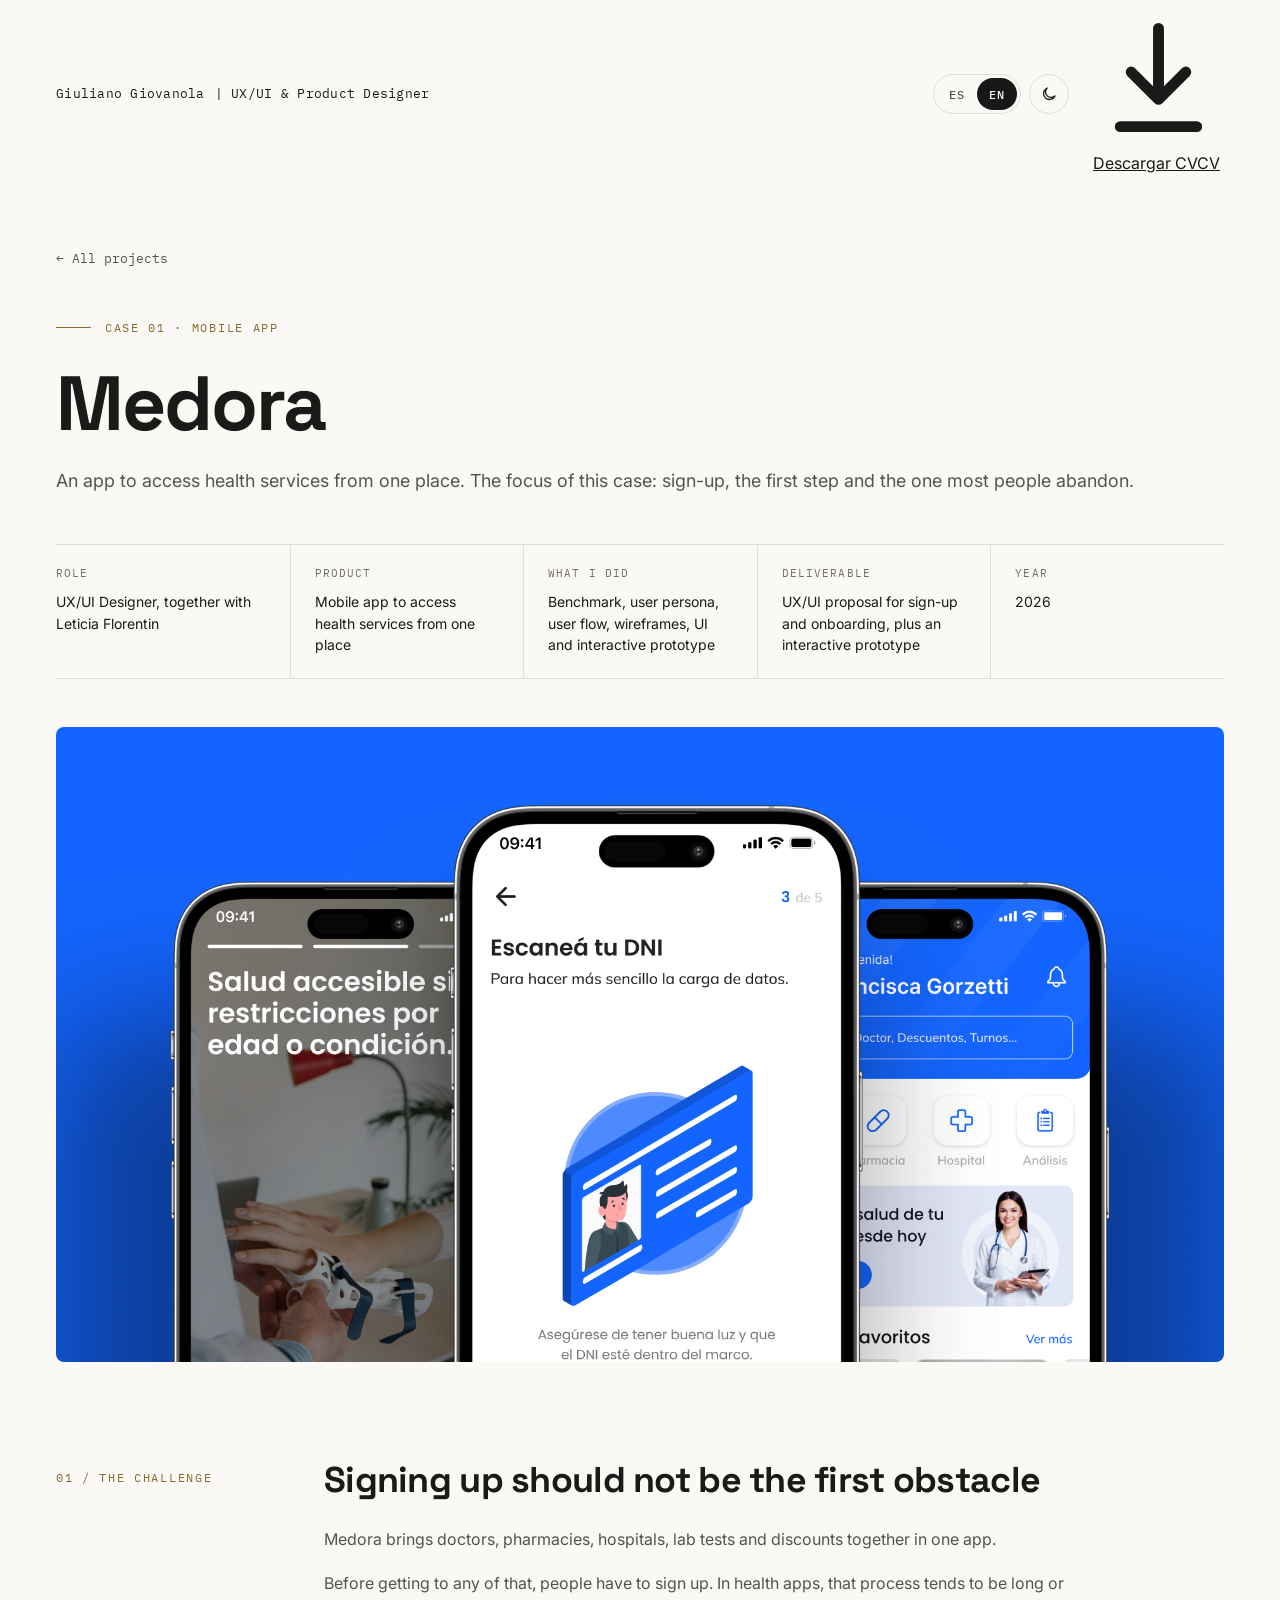
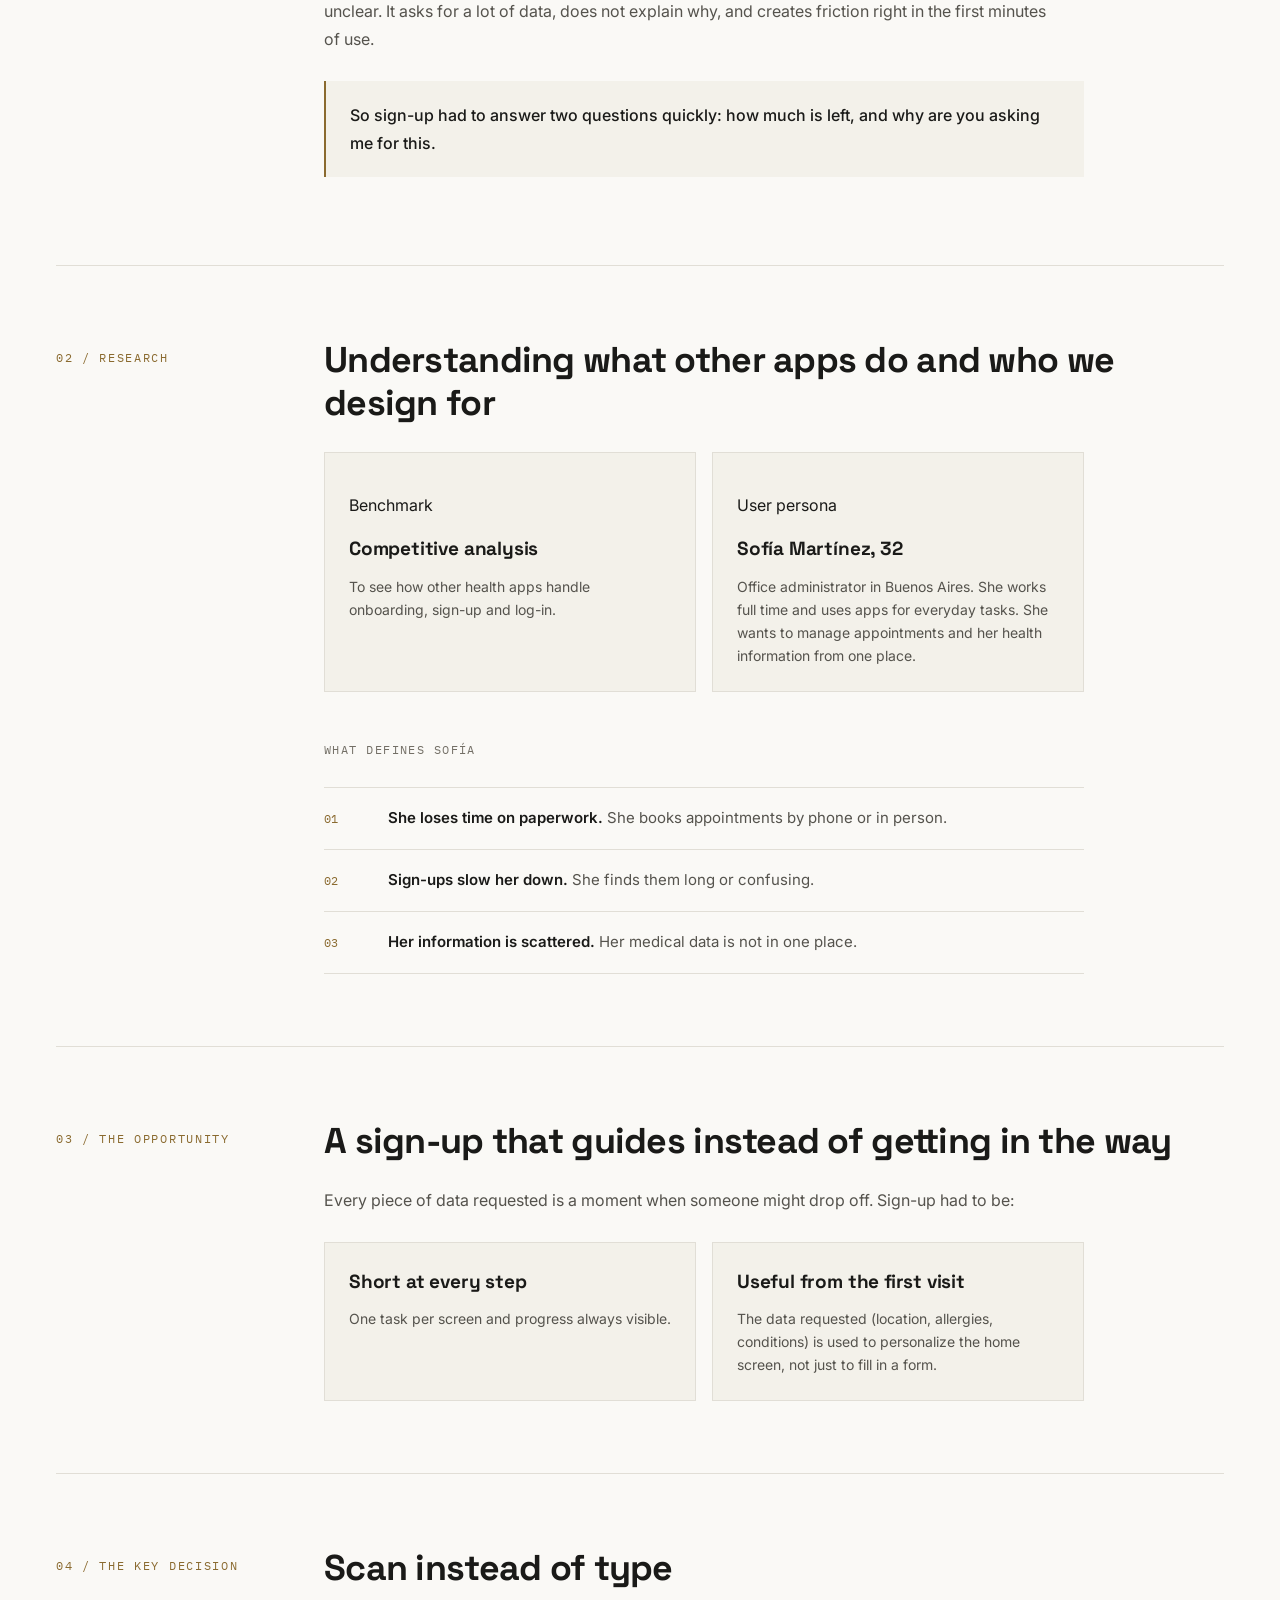
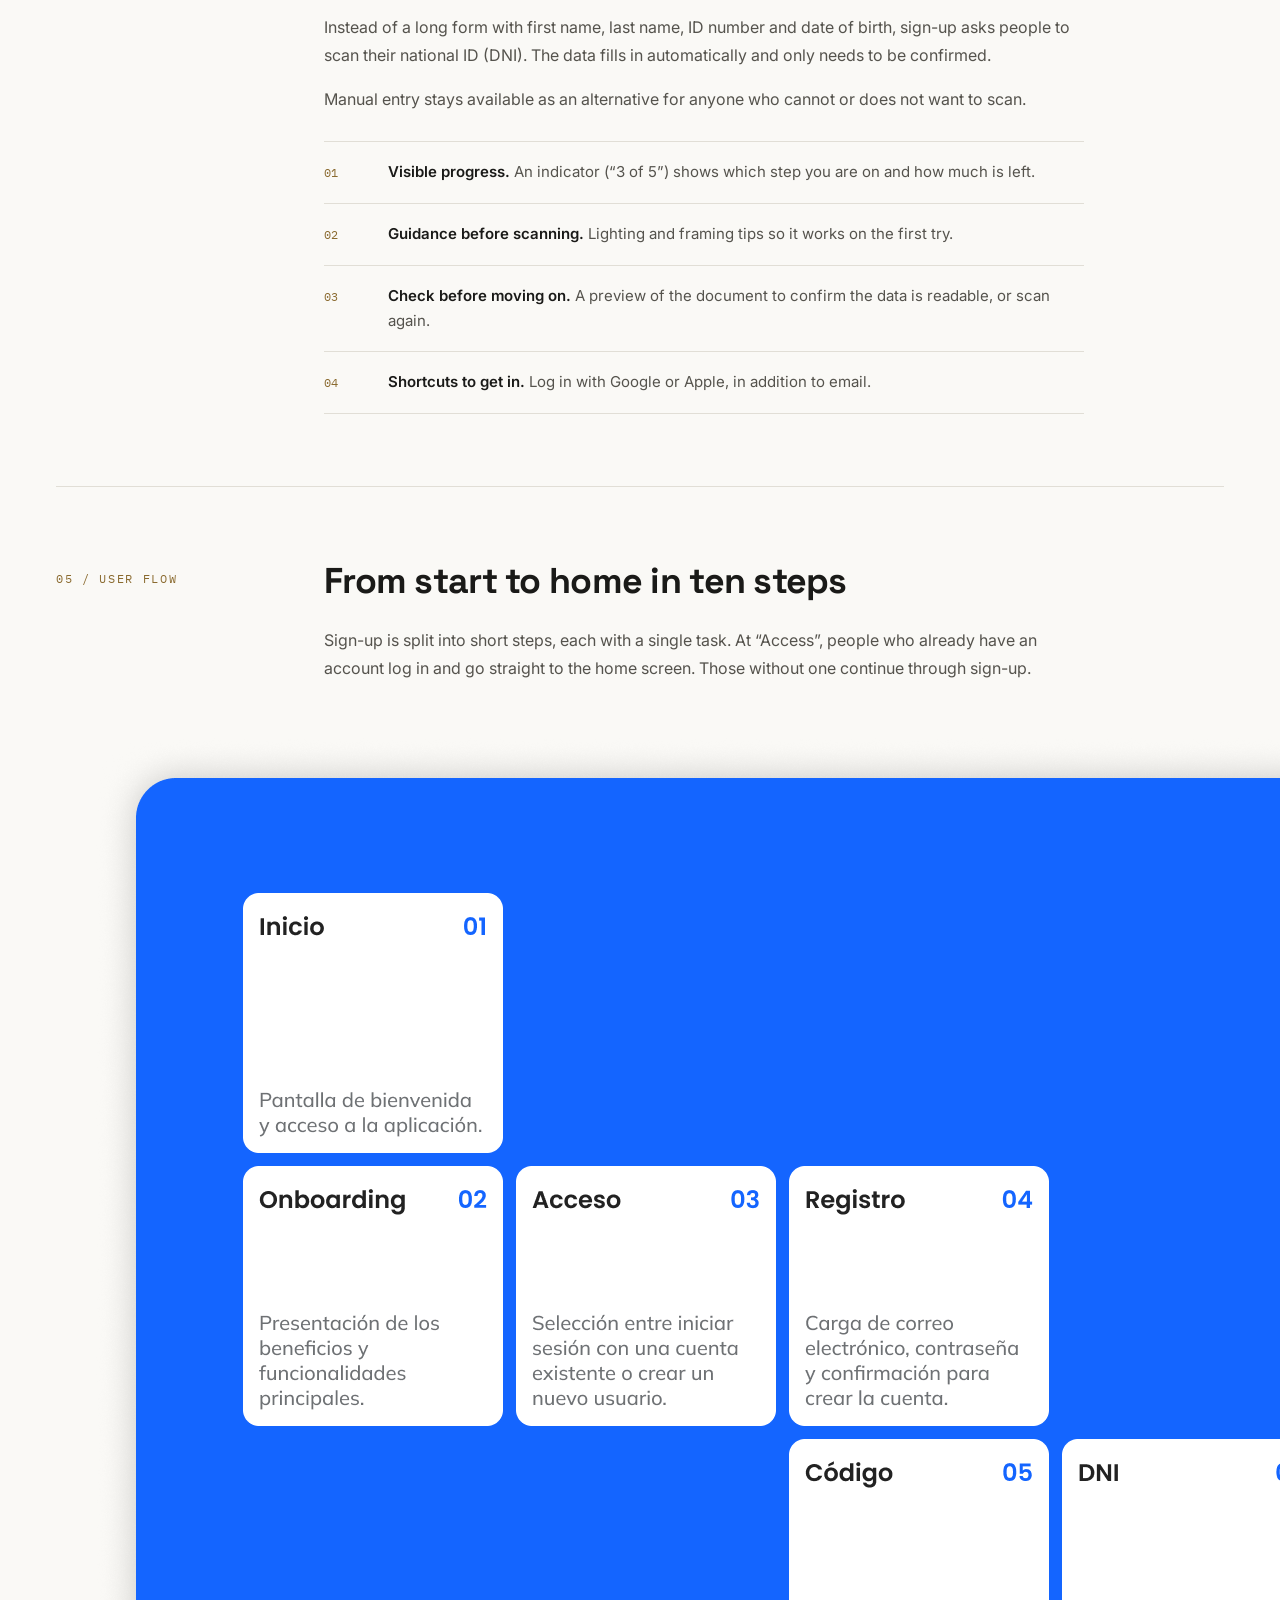
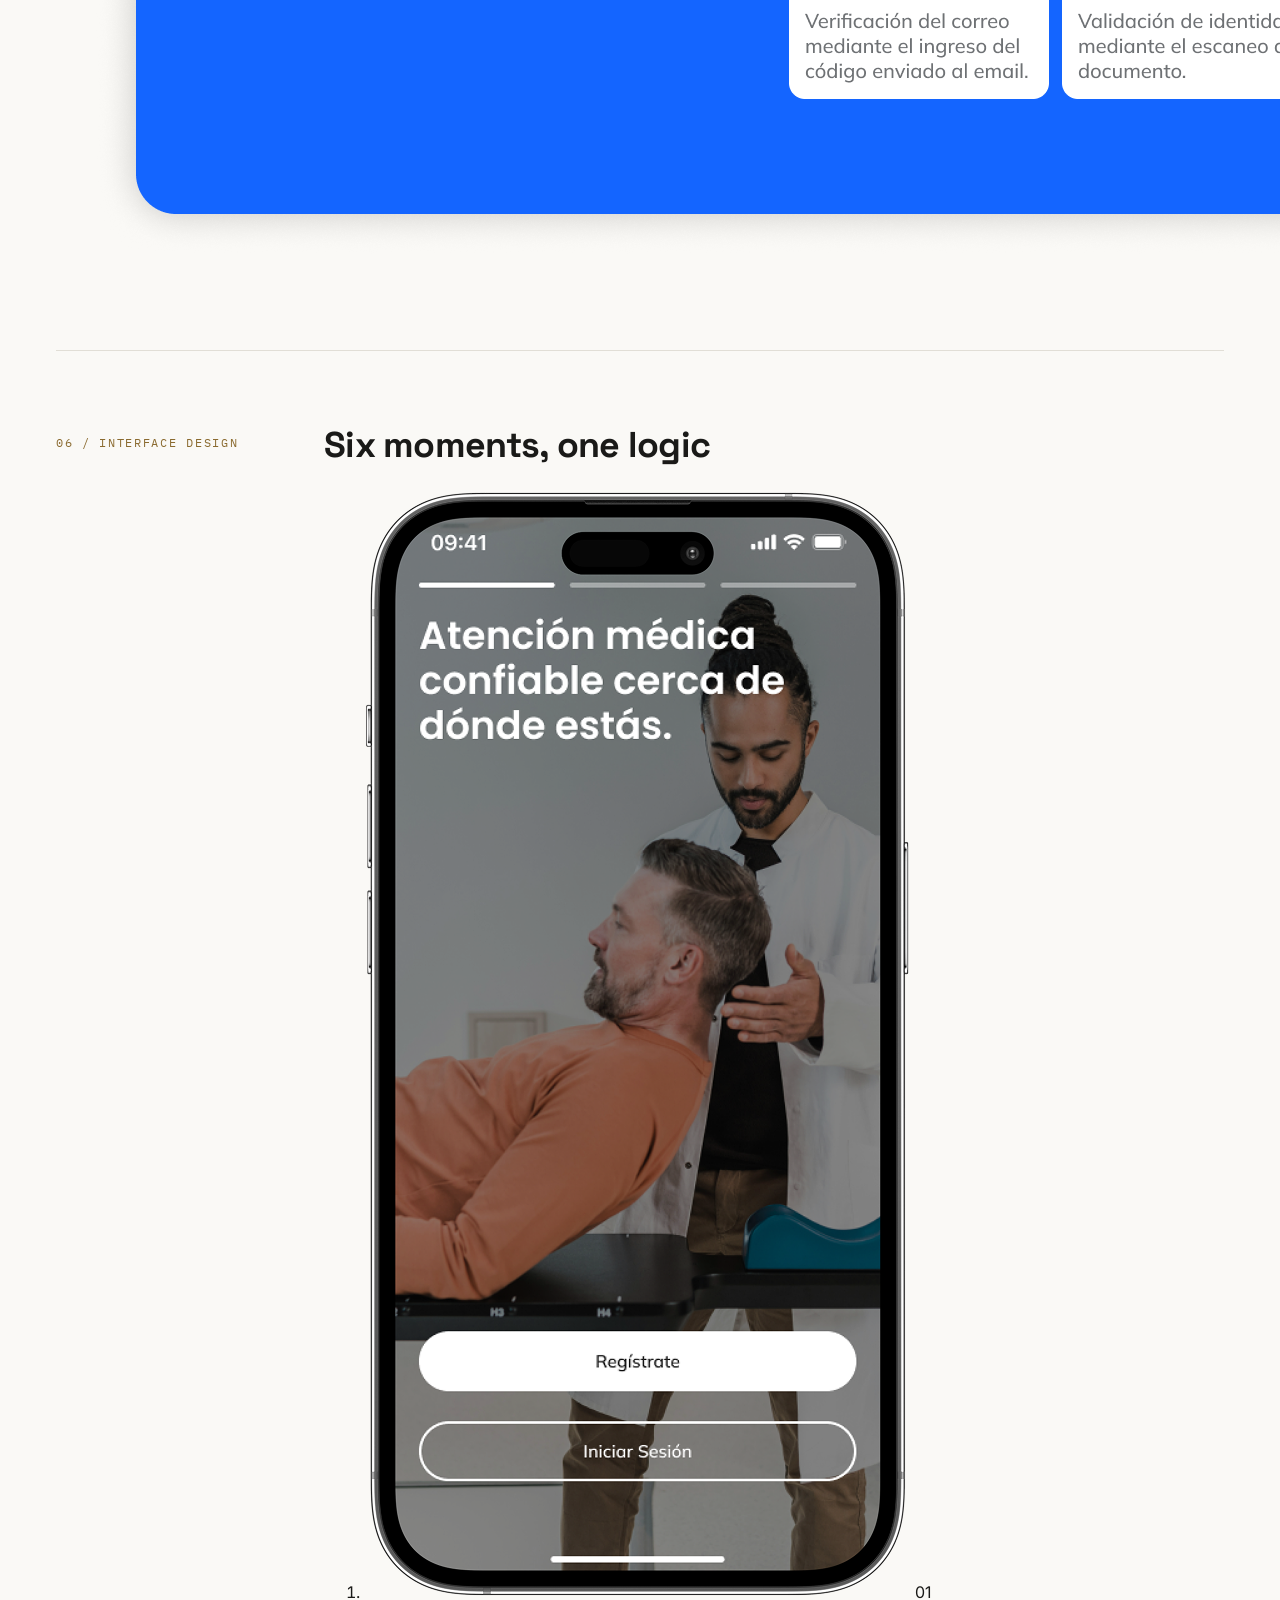
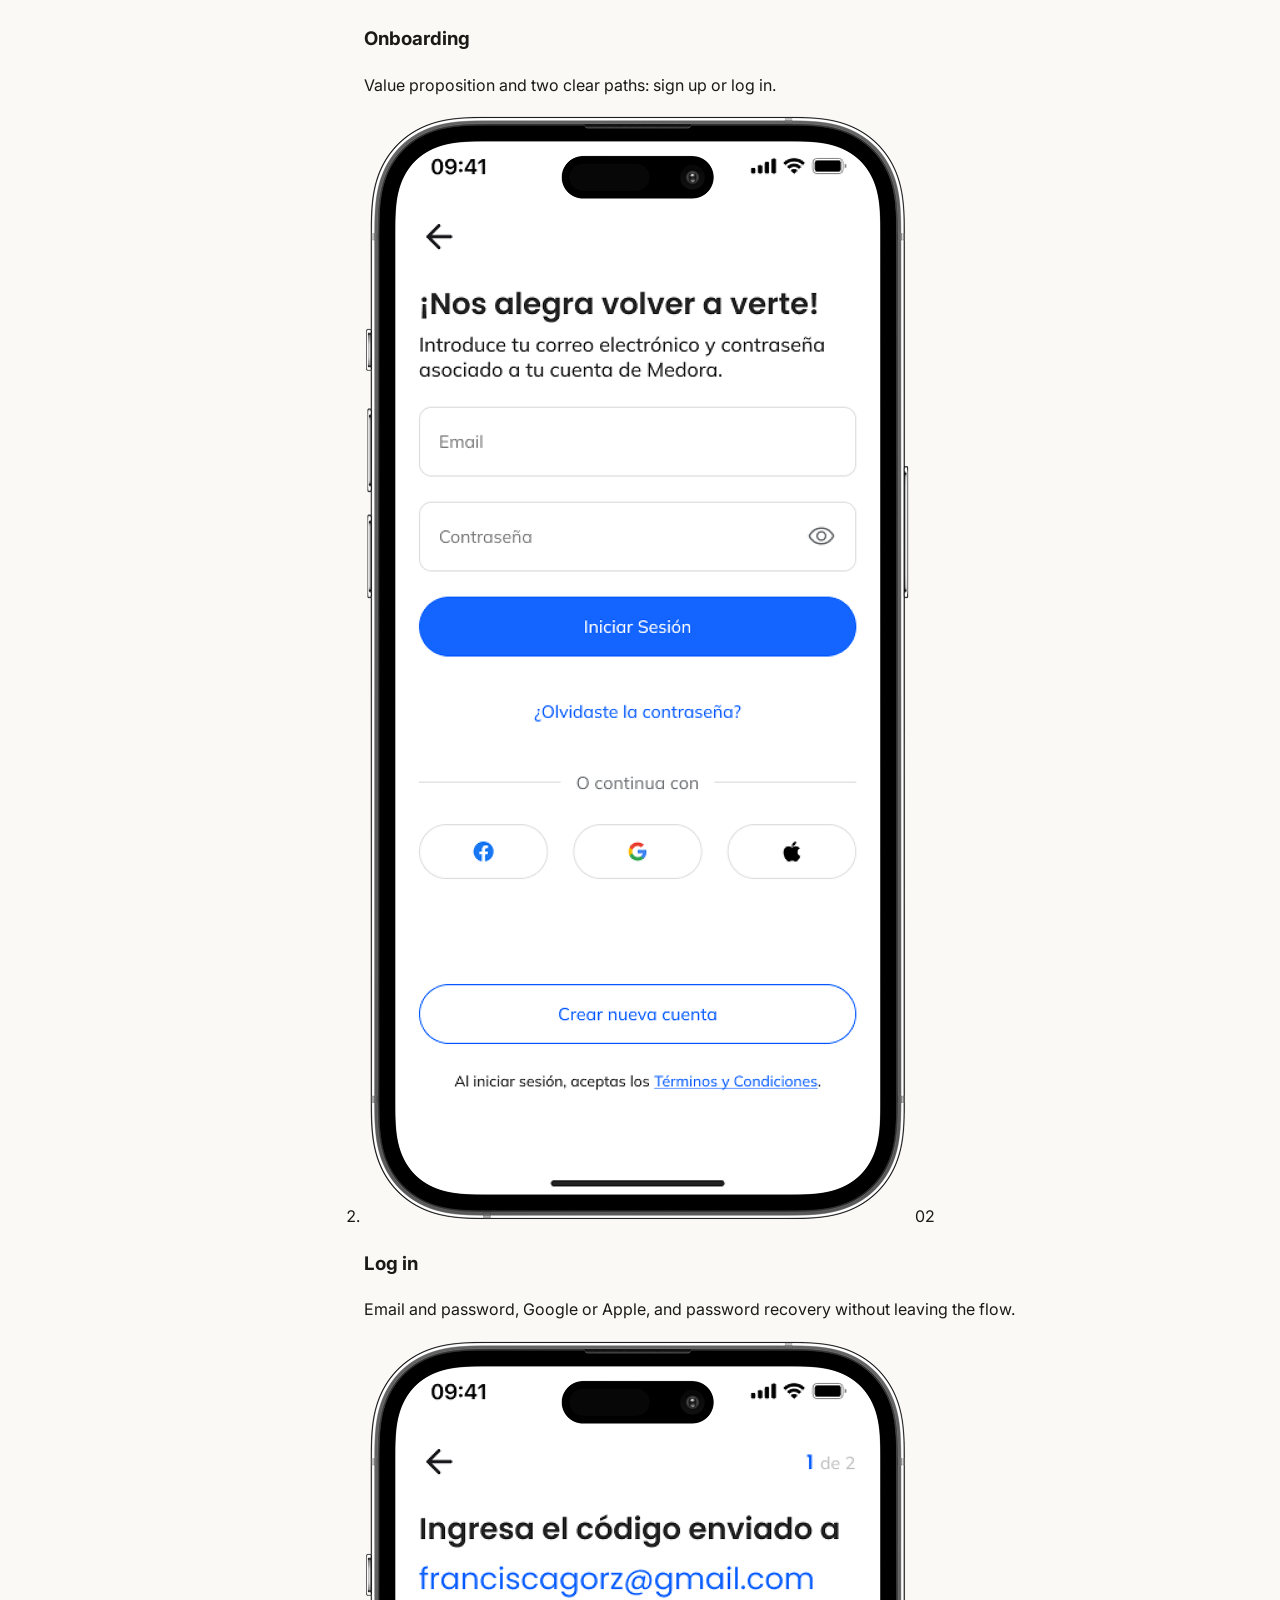
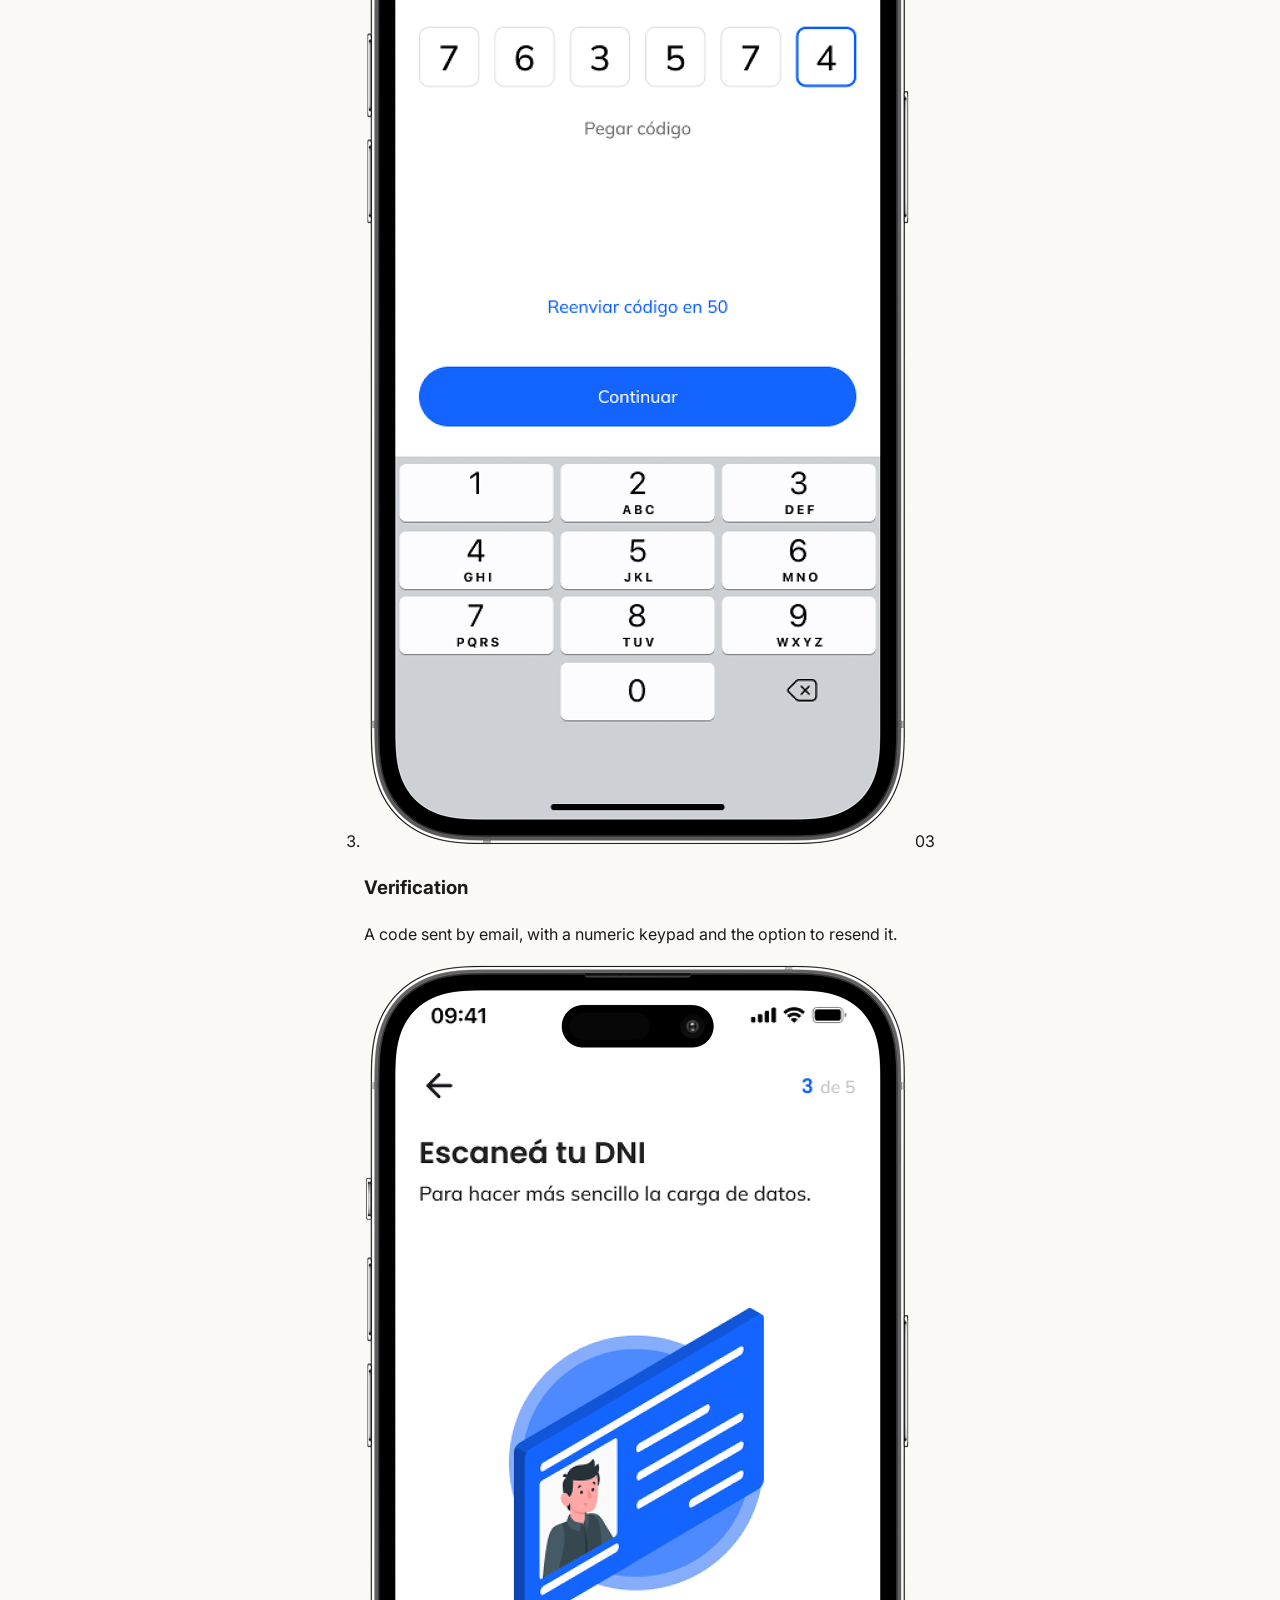
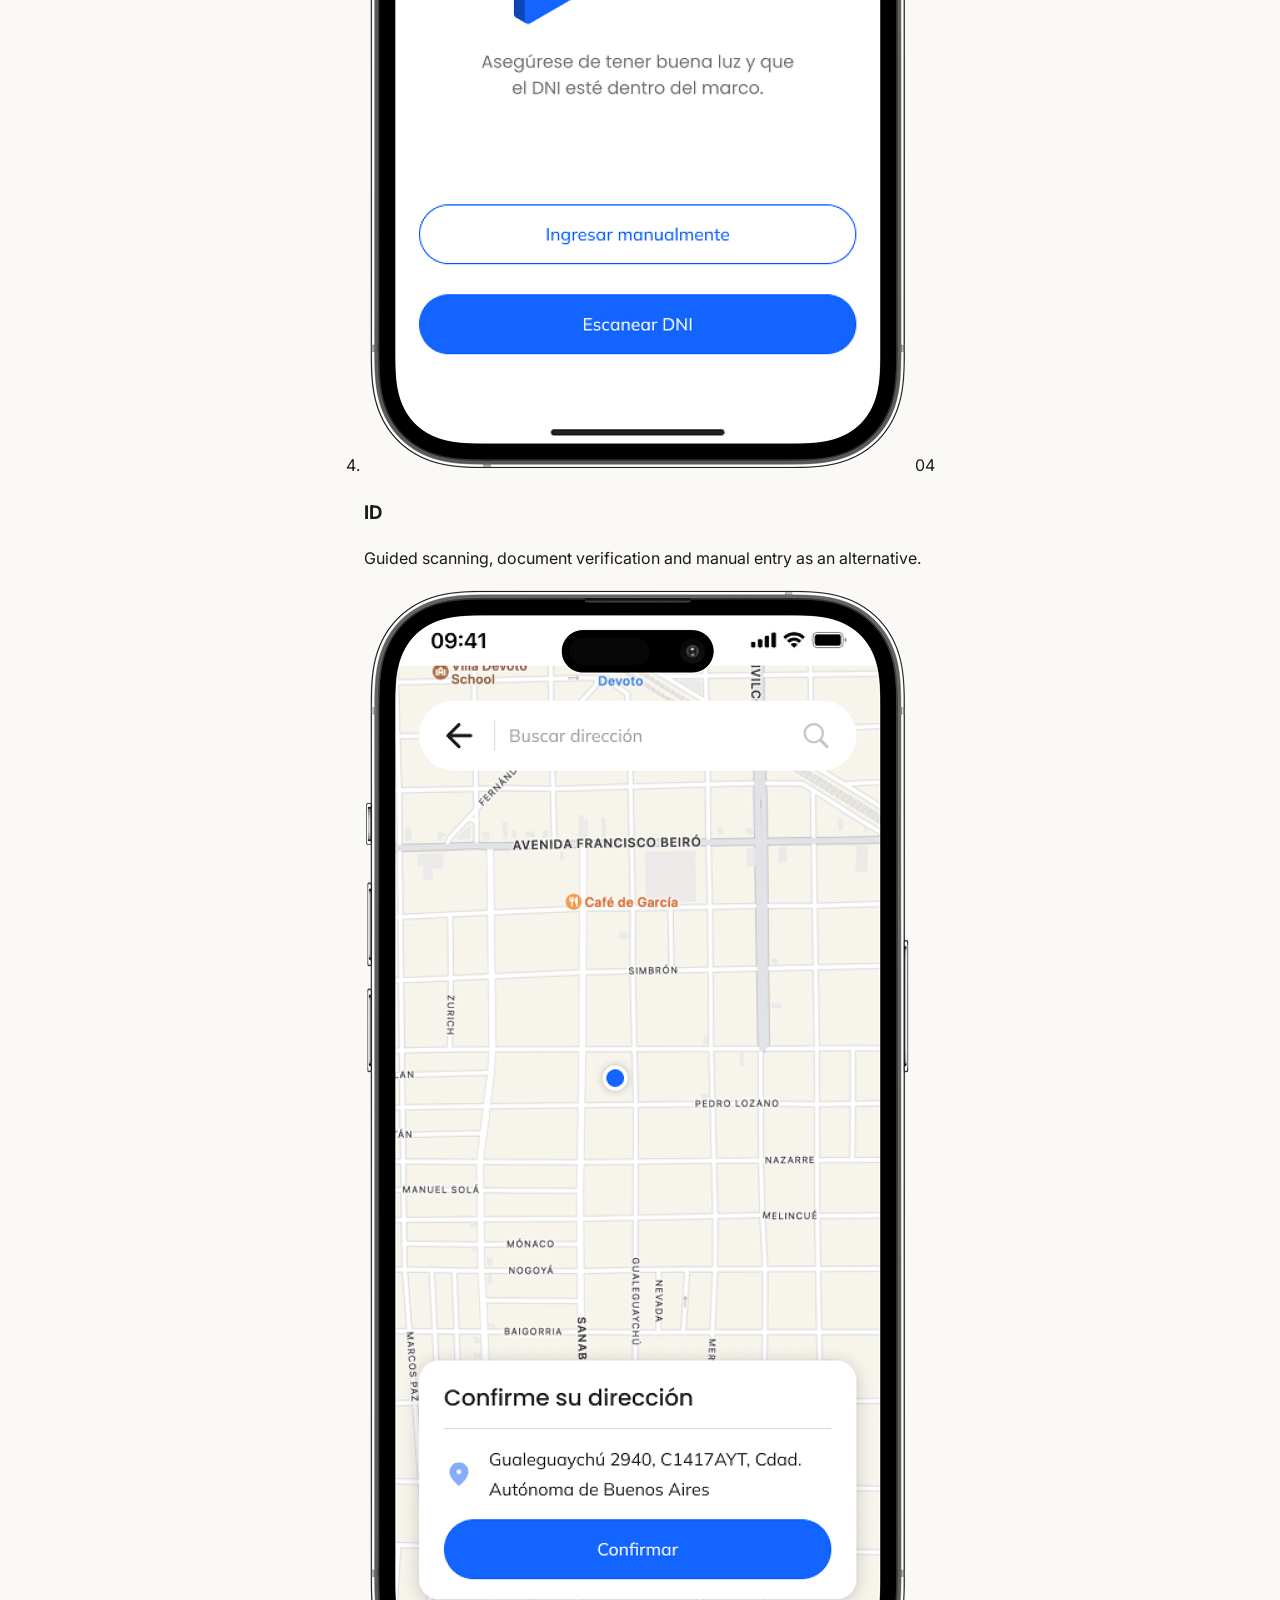
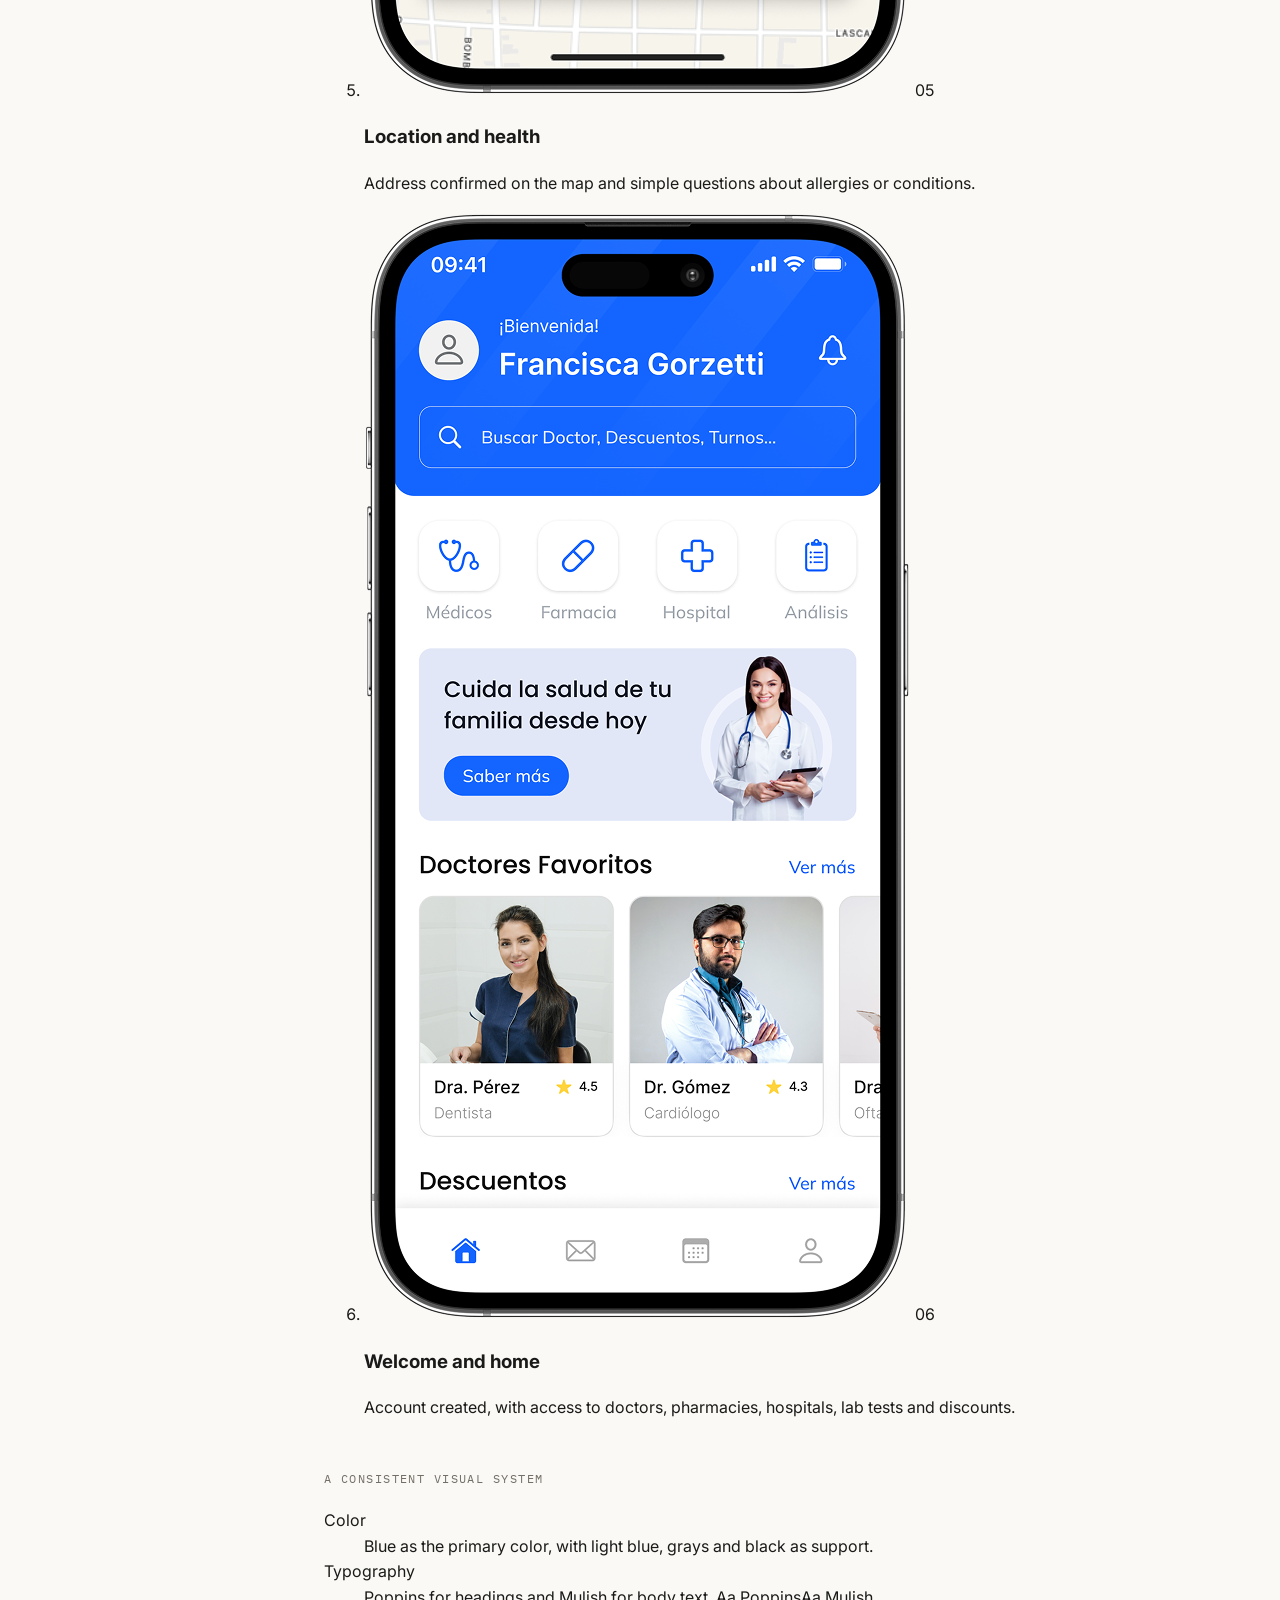
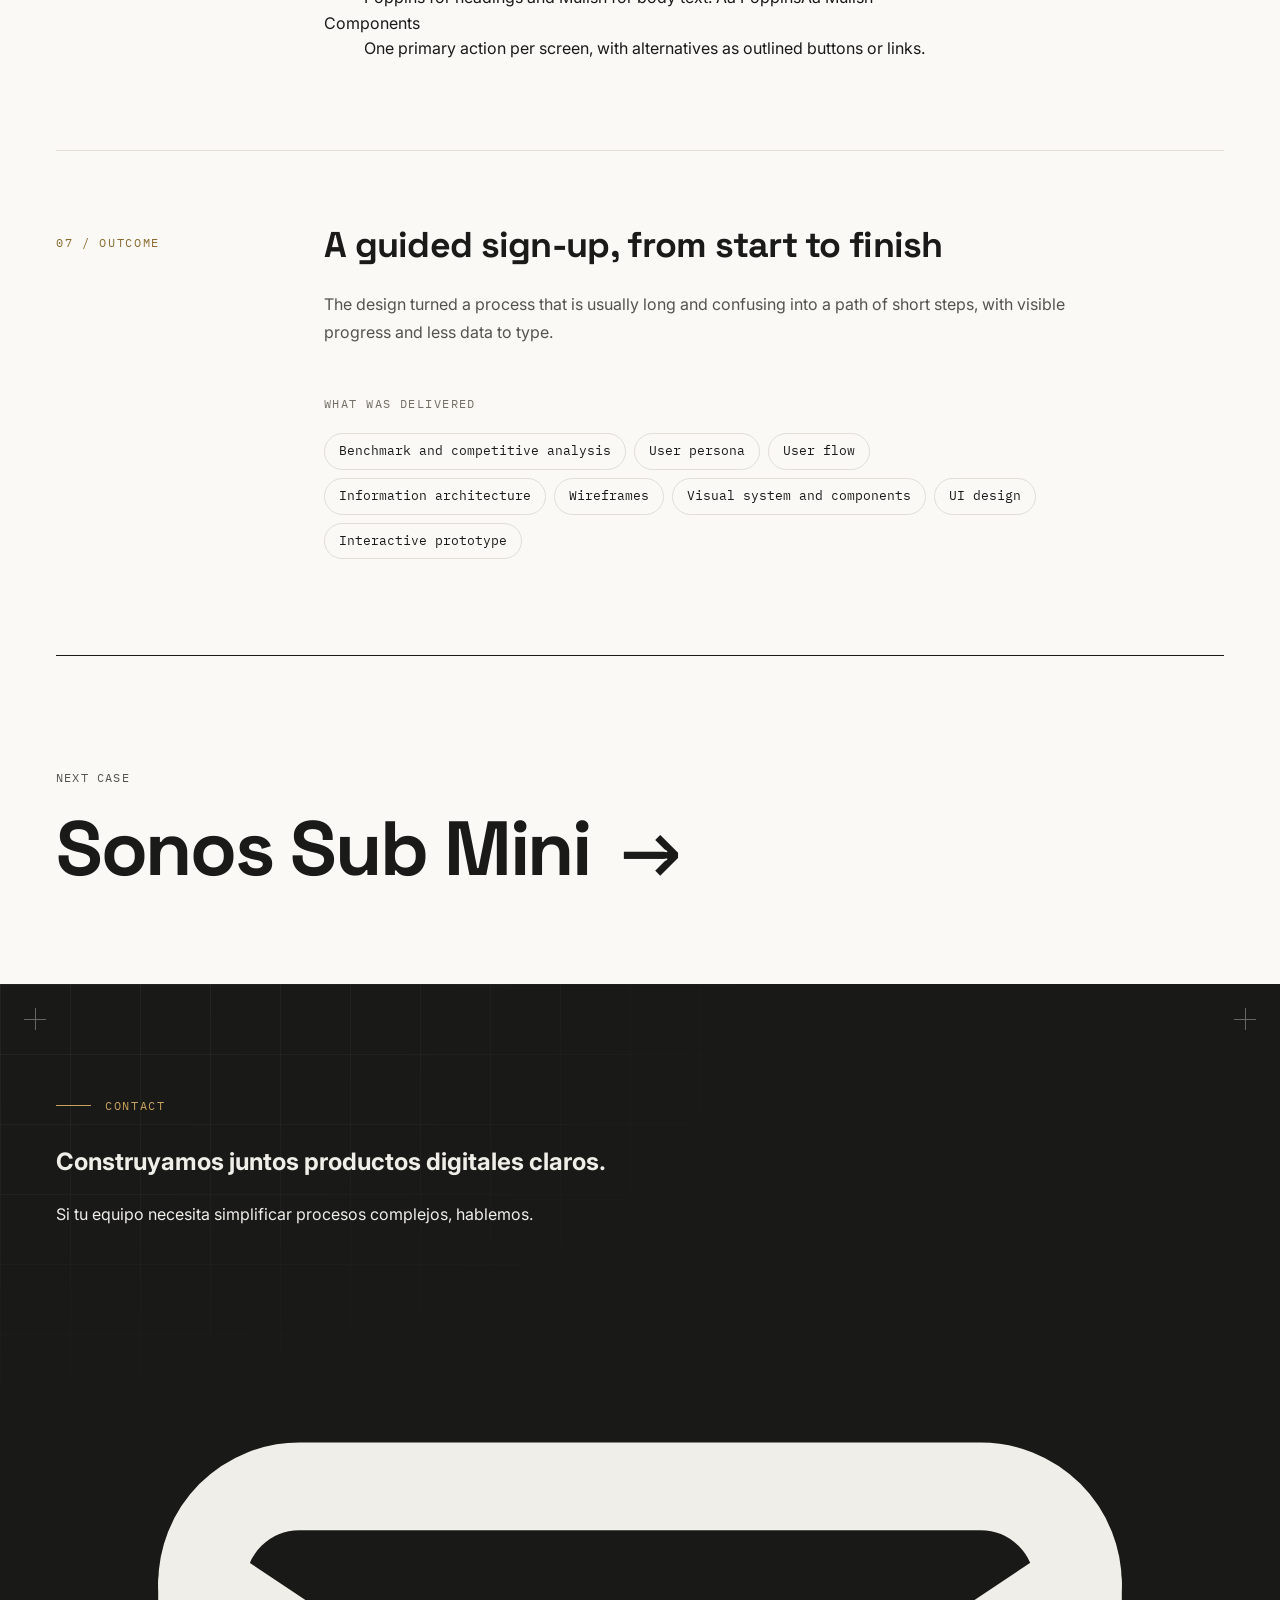
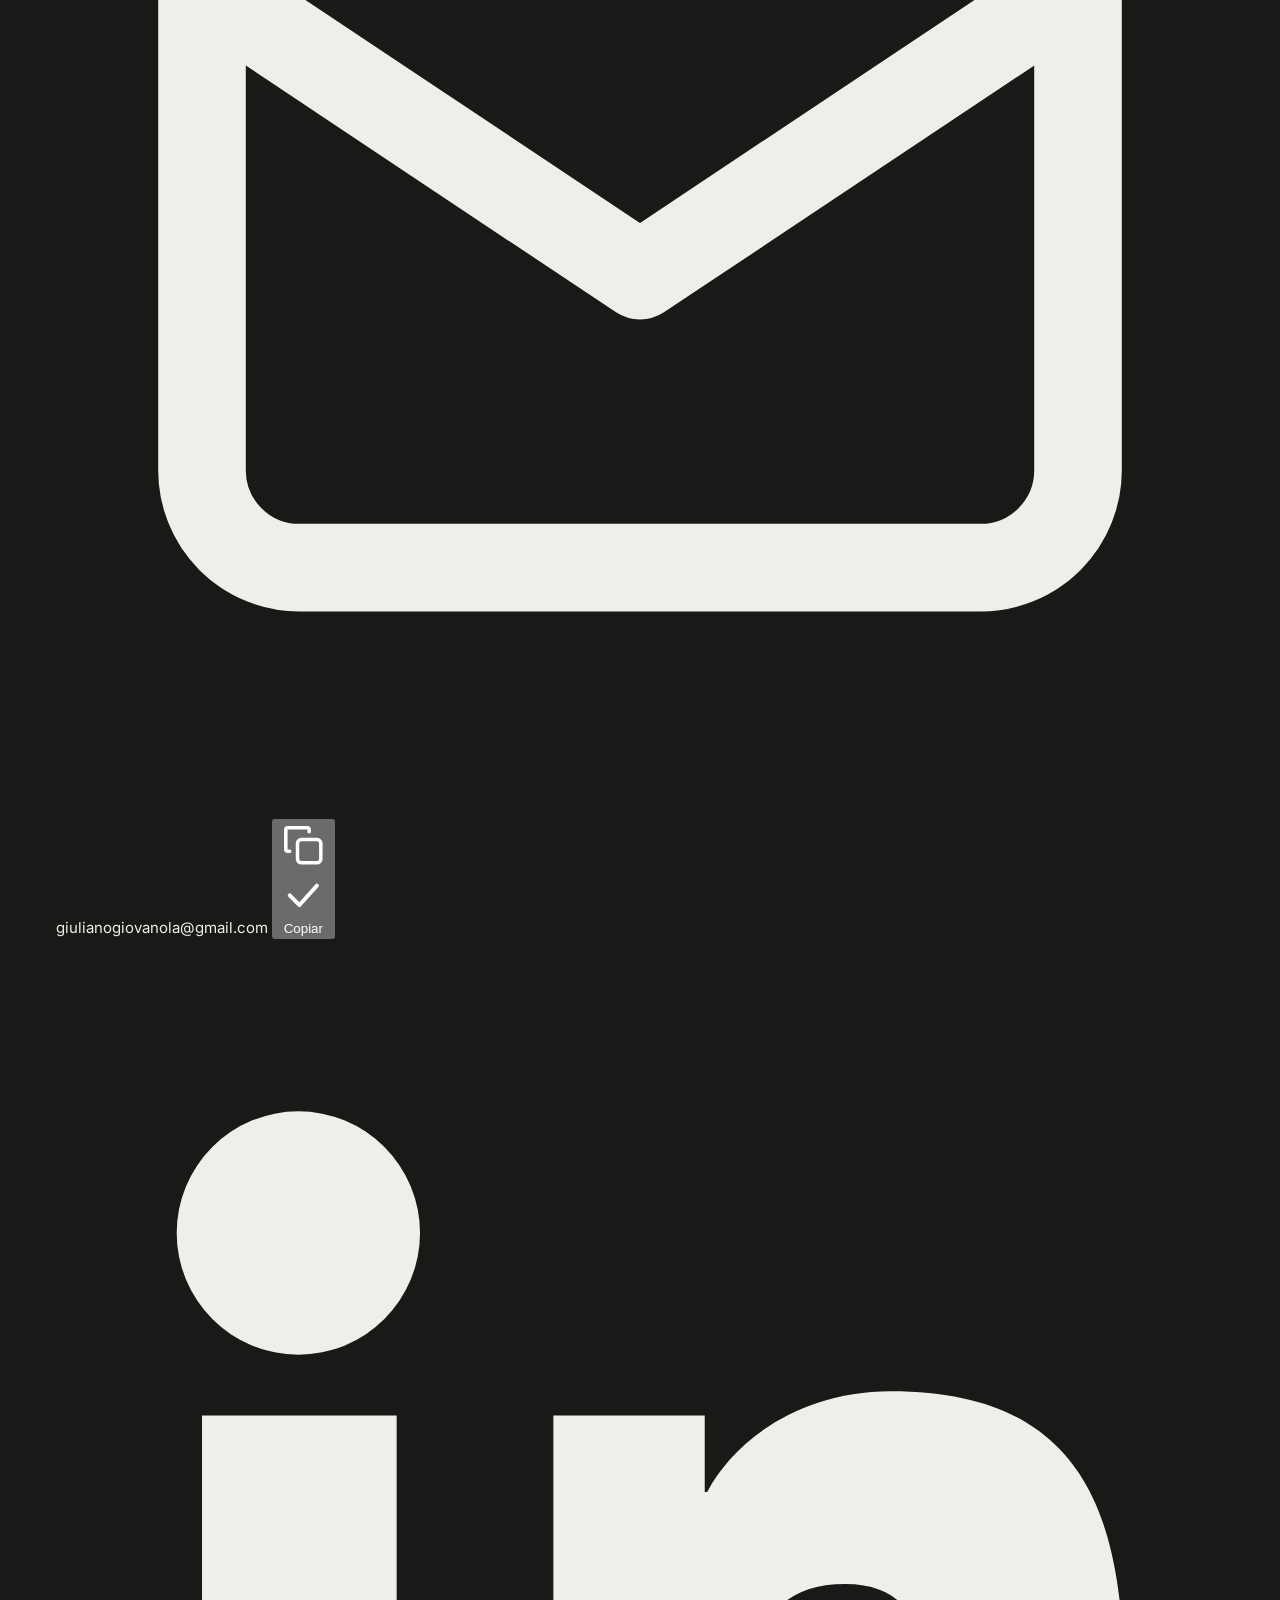
<file: cases/medora.html>
<!doctype html>
<html lang="es">
<head>
<meta charset="utf-8">
<meta name="viewport" content="width=device-width, initial-scale=1, viewport-fit=cover">
<meta name="description" content="Medora: caso de estudio UX/UI del registro y onboarding de una app de salud. Por Giuliano Giovanola.">
<title>Medora · Caso de estudio · Giuliano Giovanola</title>
<script>try { if (localStorage.getItem('theme') === 'dark') document.documentElement.setAttribute('data-theme', 'dark'); } catch (e) {}</script>
<link rel="preconnect" href="https://fonts.googleapis.com">
<link rel="preconnect" href="https://fonts.gstatic.com" crossorigin>
<link rel="stylesheet" href="https://fonts.googleapis.com/css2?family=Space+Grotesk:wght@500;700&family=Inter:wght@400;500;600&family=IBM+Plex+Mono:wght@400;500&family=Poppins:wght@600&family=Mulish:wght@400&display=swap">
<link rel="stylesheet" href="../css/styles.css">
</head>
<body>
<a class="skip" href="#contenido" data-i18n="skip">Saltar al contenido</a>

<header class="site-header" id="top">
  <div class="wrap topbar">
    <a class="id" href="../index.html#inicio">Giuliano Giovanola<span class="idrole"> | UX/UI &amp; Product Designer</span></a>
    <div class="links">
      <div class="controls">
        <div class="lang" role="group" aria-label="Idioma" data-i18n-aria="lang.group">
          <button type="button" data-set-lang="es" aria-pressed="true">ES</button>
          <button type="button" data-set-lang="en" aria-pressed="false">EN</button>
        </div>
        <button type="button" class="theme-btn" aria-pressed="false" aria-label="Modo oscuro" data-i18n-aria="theme.dark">
          <svg class="moon" viewBox="0 0 24 24" fill="none" stroke="currentColor" stroke-width="1.8" stroke-linecap="round" stroke-linejoin="round" aria-hidden="true"><path d="M20 14.5A8 8 0 1 1 9.5 4a6.5 6.5 0 0 0 10.5 10.5Z"/></svg>
          <svg class="sun" viewBox="0 0 24 24" fill="none" stroke="currentColor" stroke-width="1.8" stroke-linecap="round" stroke-linejoin="round" aria-hidden="true"><circle cx="12" cy="12" r="4"/><path d="M12 2v2M12 20v2M4.9 4.9l1.4 1.4M17.7 17.7l1.4 1.4M2 12h2M20 12h2M4.9 19.1l1.4-1.4M17.7 6.3l1.4-1.4"/></svg>
        </button>
      </div>
      <a class="pill" href="../assets/documents/cv-giuliano-giovanola.pdf" download>
        <svg viewBox="0 0 24 24" fill="none" stroke="currentColor" stroke-width="2" stroke-linecap="round" stroke-linejoin="round" aria-hidden="true"><path d="M12 3v12"/><path d="m7 11 5 5 5-5"/><path d="M5 21h14"/></svg>
        <span class="pill-full" data-i18n="cv.nav">Descargar CV</span><span class="pill-short">CV</span>
      </a>
    </div>
  </div>
</header>

<main id="contenido" class="wrap case">
  <header class="case-hero">
    <a class="case-back" href="../index.html#casos"><span aria-hidden="true">←</span> <span data-i18n="case.back">Todos los proyectos</span></a>
    <p class="eyebrow" data-i18n="m.eyebrow">Caso 01 · App mobile</p>
    <h1>Medora</h1>
    <p class="case-lead" data-i18n="m.lead">Una app para acceder a servicios de salud desde un solo lugar. El foco del caso: el registro, el primer paso y el que más gente abandona.</p>
    <dl class="case-facts">
      <div><dt data-i18n="m.f.role.k">Rol</dt><dd data-i18n="m.f.role">UX/UI Designer, junto a Leticia Florentin</dd></div>
      <div><dt data-i18n="m.f.product.k">Producto</dt><dd data-i18n="m.f.product">App mobile para acceder a servicios de salud desde un solo lugar</dd></div>
      <div><dt data-i18n="m.f.did.k">Qué hice</dt><dd data-i18n="m.f.did">Benchmark, user persona, user flow, wireframes, UI y prototipo interactivo</dd></div>
      <div><dt data-i18n="m.f.deliv.k">Entregable</dt><dd data-i18n="m.f.deliv">Propuesta UX/UI del registro y onboarding, y prototipo interactivo</dd></div>
      <div><dt data-i18n="m.f.year.k">Año</dt><dd>2026</dd></div>
    </dl>
  </header>

  <figure class="case-cover">
    <img src="../assets/images/portada_medora.png" width="1840" height="1000" alt="Pantallas de la app Medora" data-i18n-alt="m.cover.alt">
  </figure>

  <section class="case-sec" aria-labelledby="m-s1">
    <p class="kicker" data-i18n="m.s1.k">01 / El desafío</p>
    <div class="case-body">
      <h2 id="m-s1" data-i18n="m.s1.t">Que crear una cuenta no sea el primer obstáculo</h2>
      <p data-i18n="m.s1.p1">Medora reúne en una app médicos, farmacias, hospitales, análisis y descuentos.</p>
      <p data-i18n="m.s1.p2">Antes de llegar a todo eso, hay que registrarse. En las apps de salud, ese proceso suele ser largo o poco claro. Pide muchos datos, no explica para qué y genera fricción justo en los primeros minutos de uso.</p>
      <p class="case-callout" data-i18n="m.s1.p3">Por eso el registro tenía que responder rápido dos preguntas: cuánto me falta y para qué me piden esto.</p>
    </div>
  </section>

  <section class="case-sec" aria-labelledby="m-s2">
    <p class="kicker" data-i18n="m.s2.k">02 / Investigación</p>
    <div class="case-body">
      <h2 id="m-s2" data-i18n="m.s2.t">Entender qué hacen otras apps y a quién le diseñamos</h2>
      <div class="case-cards">
        <article class="case-card">
          <p class="case-card-k">Benchmark</p>
          <h3 data-i18n="m.s2.c1.t">Análisis de competencia</h3>
          <p data-i18n="m.s2.c1.p">Para ver cómo otras apps de salud resuelven el onboarding, el registro y el inicio de sesión.</p>
        </article>
        <article class="case-card">
          <p class="case-card-k">User persona</p>
          <h3 data-i18n="m.s2.c2.t">Sofía Martínez, 32 años</h3>
          <p data-i18n="m.s2.c2.p">Administrativa en Buenos Aires, trabaja a tiempo completo y usa apps para resolver tareas cotidianas. Quiere gestionar turnos y su información de salud desde un solo lugar.</p>
        </article>
      </div>
      <h3 class="case-sub" data-i18n="m.s2.sub">Lo que define a Sofía</h3>
      <ol class="case-points">
        <li><span class="num">01</span><p><strong data-i18n="m.s2.p1.b">Pierde tiempo en trámites.</strong> <span data-i18n="m.s2.p1.t">Saca turnos por teléfono o de forma presencial.</span></p></li>
        <li><span class="num">02</span><p><strong data-i18n="m.s2.p2.b">Los registros la frenan.</strong> <span data-i18n="m.s2.p2.t">Los encuentra largos o confusos.</span></p></li>
        <li><span class="num">03</span><p><strong data-i18n="m.s2.p3.b">Su información está dispersa.</strong> <span data-i18n="m.s2.p3.t">No tiene sus datos médicos centralizados.</span></p></li>
      </ol>
    </div>
  </section>

  <section class="case-sec" aria-labelledby="m-s3">
    <p class="kicker" data-i18n="m.s3.k">03 / La oportunidad</p>
    <div class="case-body">
      <h2 id="m-s3" data-i18n="m.s3.t">Un registro que acompañe en lugar de frenar</h2>
      <p data-i18n="m.s3.p">Cada dato que se pide es un momento en el que la persona puede abandonar. El registro tenía que ser:</p>
      <div class="case-cards">
        <article class="case-card">
          <h3 data-i18n="m.s3.o1.t">Breve en cada paso</h3>
          <p data-i18n="m.s3.o1.p">Una sola tarea por pantalla y progreso siempre visible.</p>
        </article>
        <article class="case-card">
          <h3 data-i18n="m.s3.o2.t">Útil desde el primer ingreso</h3>
          <p data-i18n="m.s3.o2.p">Los datos que se piden (ubicación, alergias, condiciones) sirven para personalizar el home, no solo para completar un formulario.</p>
        </article>
      </div>
    </div>
  </section>

  <section class="case-sec" aria-labelledby="m-s4">
    <p class="kicker" data-i18n="m.s4.k">04 / La decisión clave</p>
    <div class="case-body">
      <h2 id="m-s4" data-i18n="m.s4.t">Escanear en lugar de tipear</h2>
      <p data-i18n="m.s4.p1">En lugar de un formulario largo con nombre, apellido, número de documento y fecha de nacimiento, el registro le pide a la persona que escanee su DNI. Los datos se completan solos y solo hay que confirmarlos.</p>
      <p data-i18n="m.s4.p2">La carga manual queda disponible como alternativa, para quien no pueda o no quiera escanear.</p>
      <ol class="case-points">
        <li><span class="num">01</span><p><strong data-i18n="m.s4.d1.b">Progreso visible.</strong> <span data-i18n="m.s4.d1.t">Un indicador (“3 de 5”) muestra en qué paso está y cuánto falta.</span></p></li>
        <li><span class="num">02</span><p><strong data-i18n="m.s4.d2.b">Indicaciones antes de escanear.</strong> <span data-i18n="m.s4.d2.t">Consejos de luz y encuadre para que salga bien en el primer intento.</span></p></li>
        <li><span class="num">03</span><p><strong data-i18n="m.s4.d3.b">Verificación antes de seguir.</strong> <span data-i18n="m.s4.d3.t">Vista previa del documento para confirmar que los datos se leen, o volver a escanear.</span></p></li>
        <li><span class="num">04</span><p><strong data-i18n="m.s4.d4.b">Atajos para entrar.</strong> <span data-i18n="m.s4.d4.t">Inicio de sesión con Google o Apple, además del correo.</span></p></li>
      </ol>
    </div>
  </section>

  <section class="case-sec" aria-labelledby="m-s5">
    <p class="kicker" data-i18n="m.s5.k">05 / Flujo de usuario</p>
    <div class="case-body">
      <h2 id="m-s5" data-i18n="m.s5.t">Del inicio al home en diez pasos</h2>
      <p data-i18n="m.s5.p">El registro se divide en pasos cortos, cada uno con una sola tarea. En “Acceso”, quien ya tiene cuenta inicia sesión y va directo al home. Quien no tiene cuenta sigue el recorrido de registro.</p>
    </div>
    <figure class="case-figure">
      <img src="../assets/images/userflow.png" width="1920" height="1116" loading="lazy" alt="Flujo de usuario de Medora en diez pasos: Inicio, Onboarding, Acceso, Registro, Código, DNI, Ubicación, Salud, Perfil y Home." data-i18n-alt="m.s5.alt">
    </figure>
  </section>

  <section class="case-sec" aria-labelledby="m-s6">
    <p class="kicker" data-i18n="m.s6.k">06 / Diseño de interfaz</p>
    <div class="case-body case-body-wide">
      <h2 id="m-s6" data-i18n="m.s6.t">Seis momentos, una misma lógica</h2>
      <ol class="moments">
        <li>
          <img class="shot" src="../assets/images/onboarding.png" width="547" height="1108" loading="lazy" alt="Pantalla de onboarding de Medora" data-i18n-alt="m.mo1.alt">
          <span class="num">01</span>
          <h3>Onboarding</h3>
          <p data-i18n="m.mo1.p">Propuesta de valor y dos caminos claros: registrarse o iniciar sesión.</p>
        </li>
        <li>
          <img class="shot" src="../assets/images/inicio_sesion.png" width="547" height="1108" loading="lazy" alt="Pantalla de inicio de sesión de Medora" data-i18n-alt="m.mo2.alt">
          <span class="num">02</span>
          <h3 data-i18n="m.mo2.t">Inicio de sesión</h3>
          <p data-i18n="m.mo2.p">Correo y contraseña, Google o Apple, y recuperación de contraseña sin salir del flujo.</p>
        </li>
        <li>
          <img class="shot" src="../assets/images/verificacion.png" width="547" height="1108" loading="lazy" alt="Pantalla de verificación por código de Medora" data-i18n-alt="m.mo3.alt">
          <span class="num">03</span>
          <h3 data-i18n="m.mo3.t">Verificación</h3>
          <p data-i18n="m.mo3.p">Código enviado al correo, con teclado numérico y opción de reenviarlo.</p>
        </li>
        <li>
          <img class="shot" src="../assets/images/dni.png" width="547" height="1108" loading="lazy" alt="Pantalla de escaneo del DNI de Medora" data-i18n-alt="m.mo4.alt">
          <span class="num">04</span>
          <h3 data-i18n="m.mo4.t">DNI</h3>
          <p data-i18n="m.mo4.p">Escaneo guiado, verificación del documento e ingreso manual como alternativa.</p>
        </li>
        <li>
          <img class="shot" src="../assets/images/ubicacion.png" width="547" height="1108" loading="lazy" alt="Pantalla de ubicación y salud de Medora" data-i18n-alt="m.mo5.alt">
          <span class="num">05</span>
          <h3 data-i18n="m.mo5.t">Ubicación y salud</h3>
          <p data-i18n="m.mo5.p">Dirección confirmada en el mapa y preguntas simples sobre alergias o condiciones.</p>
        </li>
        <li>
          <img class="shot" src="../assets/images/home.png" width="547" height="1108" loading="lazy" alt="Pantalla de bienvenida y home de Medora" data-i18n-alt="m.mo6.alt">
          <span class="num">06</span>
          <h3 data-i18n="m.mo6.t">Bienvenida y home</h3>
          <p data-i18n="m.mo6.p">Cuenta creada y acceso a médicos, farmacias, hospitales, análisis y descuentos.</p>
        </li>
      </ol>

      <h3 class="case-sub" data-i18n="m.sys.t">Un sistema visual consistente</h3>
      <dl class="case-system">
        <div><dt data-i18n="m.sys.color.k">Color</dt><dd data-i18n="m.sys.color">Azul como color principal con celeste, grises y negro como apoyo.</dd></div>
        <div>
          <dt data-i18n="m.sys.type.k">Tipografía</dt>
          <dd><span data-i18n="m.sys.type">Poppins para títulos y Mulish para textos.</span>
            <span class="type-samples" aria-hidden="true"><span class="ts-poppins">Aa Poppins</span><span class="ts-mulish">Aa Mulish</span></span>
          </dd>
        </div>
        <div><dt data-i18n="m.sys.comp.k">Componentes</dt><dd data-i18n="m.sys.comp">Una acción principal por pantalla y las alternativas en botones con borde o links.</dd></div>
      </dl>
    </div>
  </section>

  <section class="case-sec" aria-labelledby="m-s7">
    <p class="kicker" data-i18n="m.s7.k">07 / Resultado</p>
    <div class="case-body">
      <h2 id="m-s7" data-i18n="m.s7.t">Un registro guiado, de principio a fin</h2>
      <p data-i18n="m.s7.p">El diseño convirtió un proceso que suele ser largo y confuso en un recorrido por pasos cortos, con progreso visible y menos datos para tipear.</p>
      <h3 class="case-sub" data-i18n="m.s7.sub">Qué se entregó</h3>
      <ul class="case-chips">
        <li data-i18n="m.dl.1">Benchmark y análisis de competencia</li>
        <li>User persona</li>
        <li>User flow</li>
        <li data-i18n="m.dl.4">Arquitectura de información</li>
        <li>Wireframes</li>
        <li data-i18n="m.dl.6">Sistema visual y componentes</li>
        <li data-i18n="m.dl.7">Diseño de UI</li>
        <li data-i18n="m.dl.8">Prototipo interactivo</li>
      </ul>
    </div>
  </section>

  <nav class="case-nav" aria-label="Casos">
    <a class="next-case" href="sonos-sub-mini.html">
      <span class="next-case-k" data-i18n="case.next">Siguiente caso</span>
      <span class="next-case-t">Sonos Sub Mini <span class="next-case-arrow" aria-hidden="true">→</span></span>
    </a>
  </nav>
</main>

<div class="end-band" id="contacto">
  <span class="cross tl" aria-hidden="true"></span>
  <span class="cross tr" aria-hidden="true"></span>
  <span class="cross bl" aria-hidden="true"></span>
  <span class="cross br" aria-hidden="true"></span>
  <div class="wrap">
    <section class="contact" aria-labelledby="contact-title">
      <p class="eyebrow" data-i18n="case.contact.k">Contacto</p>
      <h2 id="contact-title" data-i18n="contact.title">Construyamos juntos productos digitales claros.</h2>
      <p class="contact-sub" data-i18n="contact.text">Si tu equipo necesita simplificar procesos complejos, hablemos.</p>
      <div class="mail-row">
        <a class="contact-mail" href="mailto:giulianogiovanola@gmail.com">
          <svg viewBox="0 0 24 24" fill="none" stroke="currentColor" stroke-width="1.8" stroke-linecap="round" stroke-linejoin="round" aria-hidden="true"><rect x="3" y="5" width="18" height="14" rx="2"/><path d="m3 7 9 6 9-6"/></svg>
          <span>giulianogiovanola@gmail.com</span>
        </a>
        <button type="button" class="copy-btn" data-copy="giulianogiovanola@gmail.com" aria-label="Copiar email" data-i18n-aria="contact.copy.aria">
          <svg class="icon-copy" viewBox="0 0 24 24" fill="none" stroke="currentColor" stroke-width="1.8" stroke-linecap="round" stroke-linejoin="round" aria-hidden="true"><rect x="9" y="9" width="12" height="12" rx="2"/><path d="M5 15H4a1 1 0 0 1-1-1V4a1 1 0 0 1 1-1h10a1 1 0 0 1 1 1v1"/></svg>
          <svg class="icon-check" viewBox="0 0 24 24" fill="none" stroke="currentColor" stroke-width="2" stroke-linecap="round" stroke-linejoin="round" aria-hidden="true"><path d="m5 12 5 5 9-10"/></svg>
          <span class="copy-label" data-i18n="contact.copy" aria-live="polite">Copiar</span>
        </button>
      </div>
      <div class="contact-actions">
        <a class="ghost-btn" href="https://www.linkedin.com/in/giulianogiovanola" target="_blank" rel="noopener noreferrer">
          <svg viewBox="0 0 24 24" fill="currentColor" aria-hidden="true"><path d="M4.98 3.5a2.5 2.5 0 1 1 0 5 2.5 2.5 0 0 1 0-5ZM3 9.75h4v11.5H3V9.75Zm6.5 0h3.83v1.57h.05c.53-1 1.84-2.07 3.78-2.07 4.04 0 4.79 2.66 4.79 6.12v5.88h-4v-5.2c0-1.24-.02-2.84-1.73-2.84-1.73 0-2 1.35-2 2.75v5.29h-4V9.75Z"/></svg>
          LinkedIn ↗
        </a>
        <a class="ghost-btn" href="../assets/documents/cv-giuliano-giovanola.pdf" download>
          <svg viewBox="0 0 24 24" fill="none" stroke="currentColor" stroke-width="2" stroke-linecap="round" stroke-linejoin="round" aria-hidden="true"><path d="M12 3v12"/><path d="m7 11 5 5 5-5"/><path d="M5 21h14"/></svg>
          <span data-i18n="cv">Descargar CV (PDF)</span>
        </a>
      </div>
    </section>
    <footer class="end-foot">
      <span>Giuliano Giovanola © 2026 · UX/UI &amp; Product Designer</span>
      <span data-i18n="footer.location">Argentina · Disponible para trabajo remoto</span>
    </footer>
  </div>
</div>
<a class="to-top" href="#" aria-label="Volver arriba" data-i18n-aria="contact.top"><svg viewBox="0 0 24 24" fill="none" stroke="currentColor" stroke-width="2" stroke-linecap="round" stroke-linejoin="round" aria-hidden="true"><path d="M12 19V5"/><path d="m6 11 6-6 6 6"/></svg></a>
<script src="../js/i18n-medora.js"></script>
<script src="../js/main.js"></script>
</body>
</html>
</file>
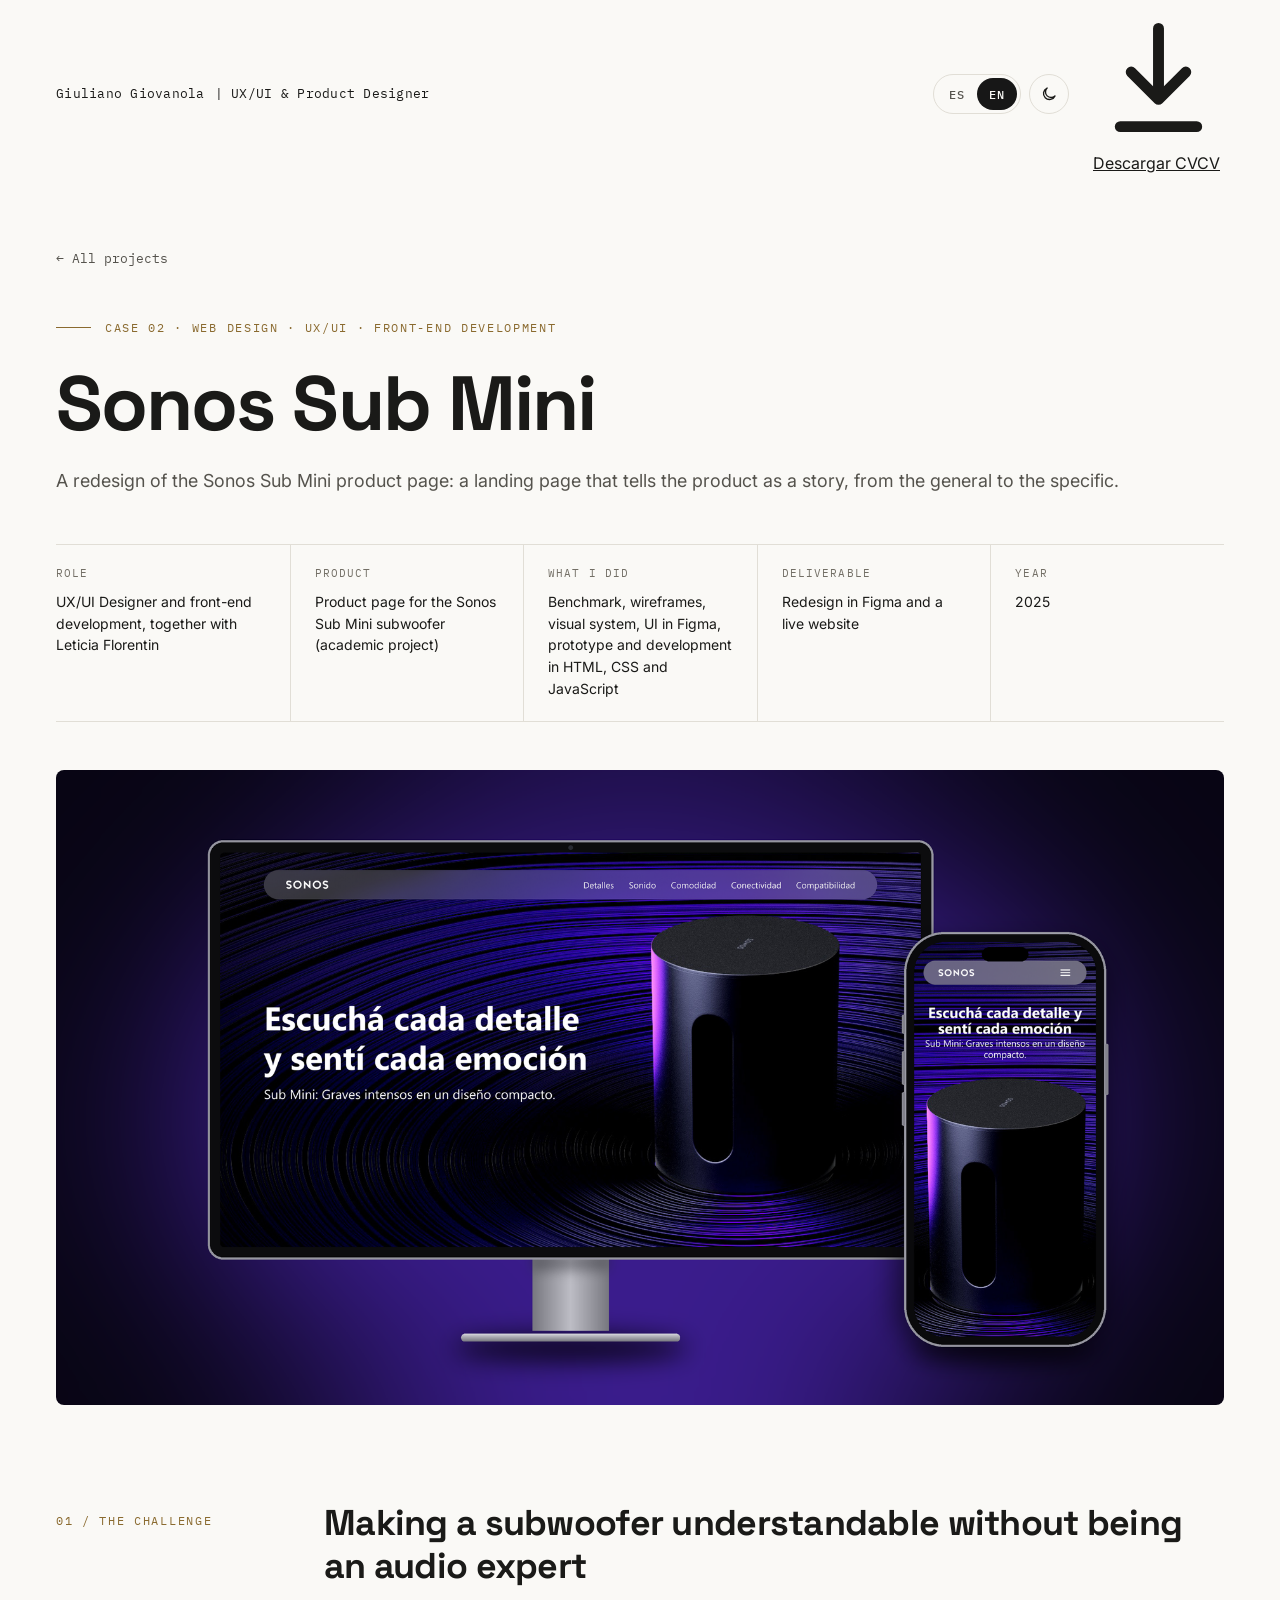
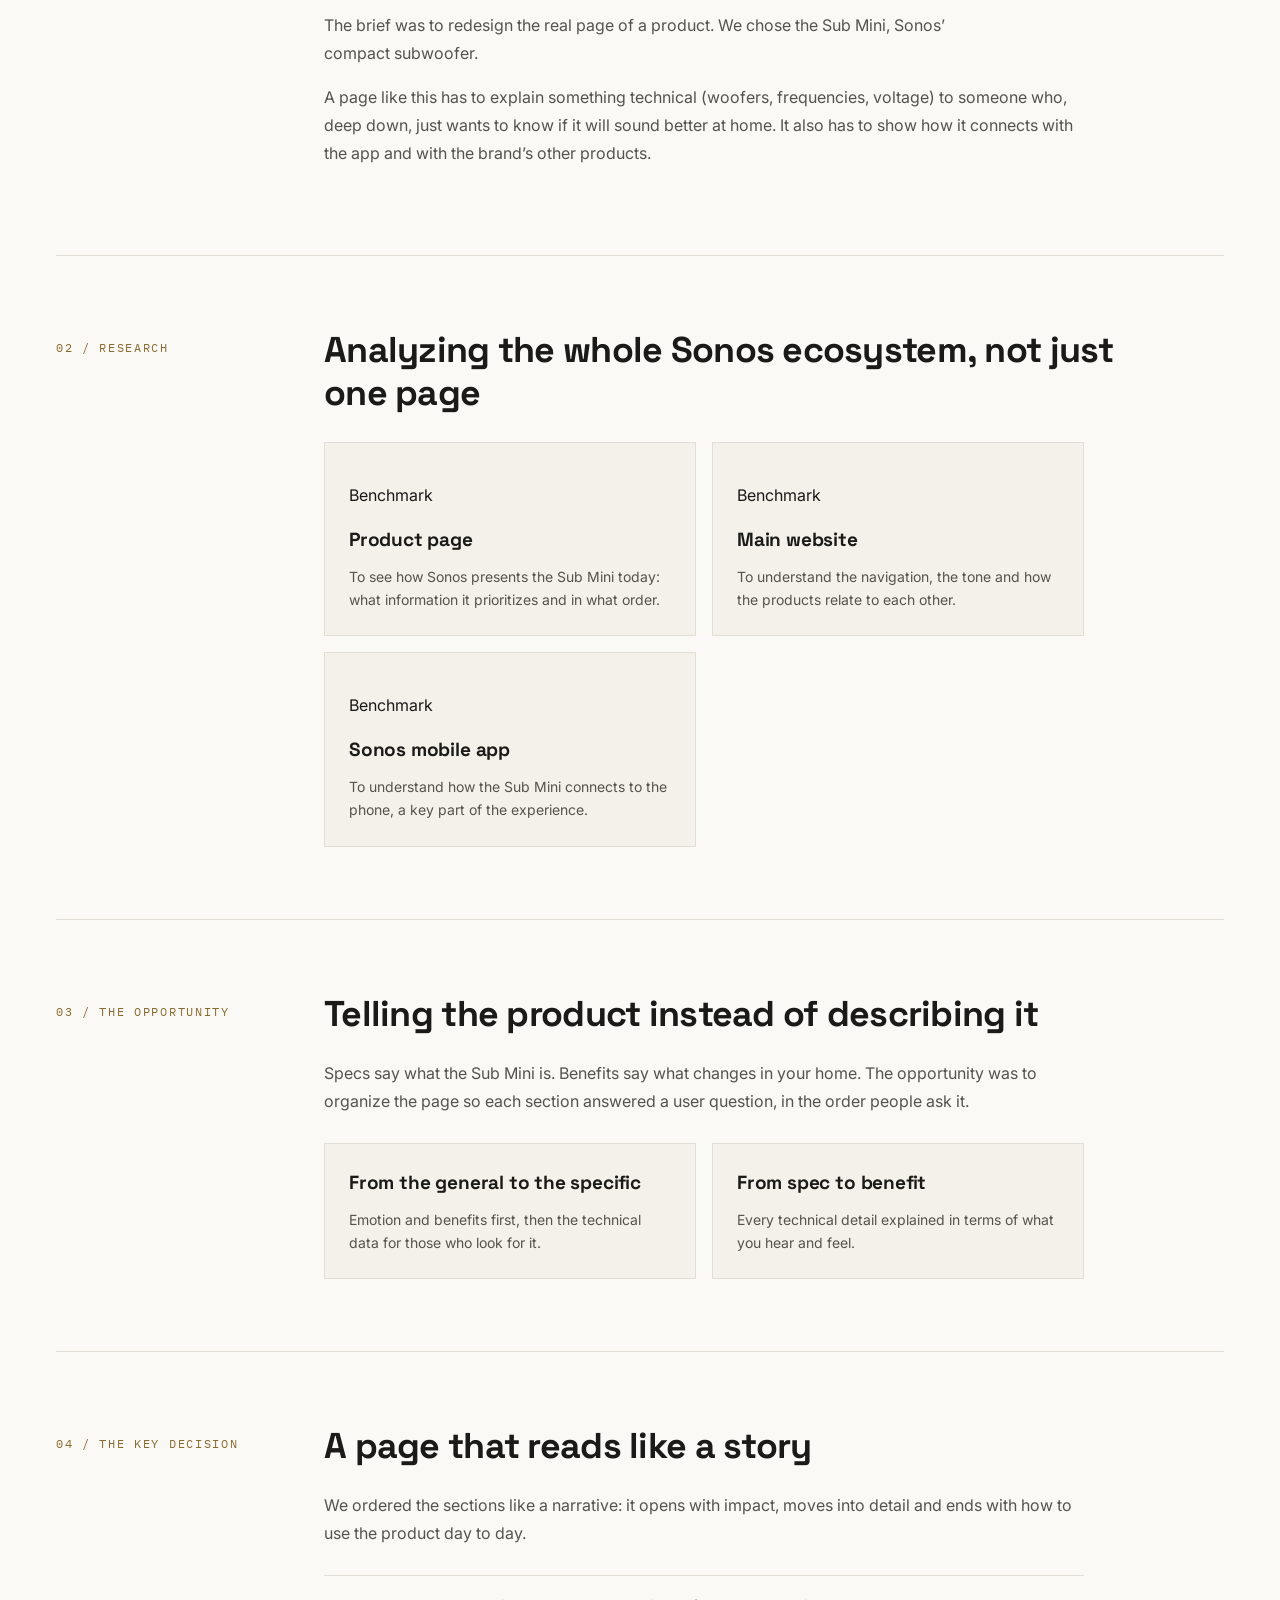
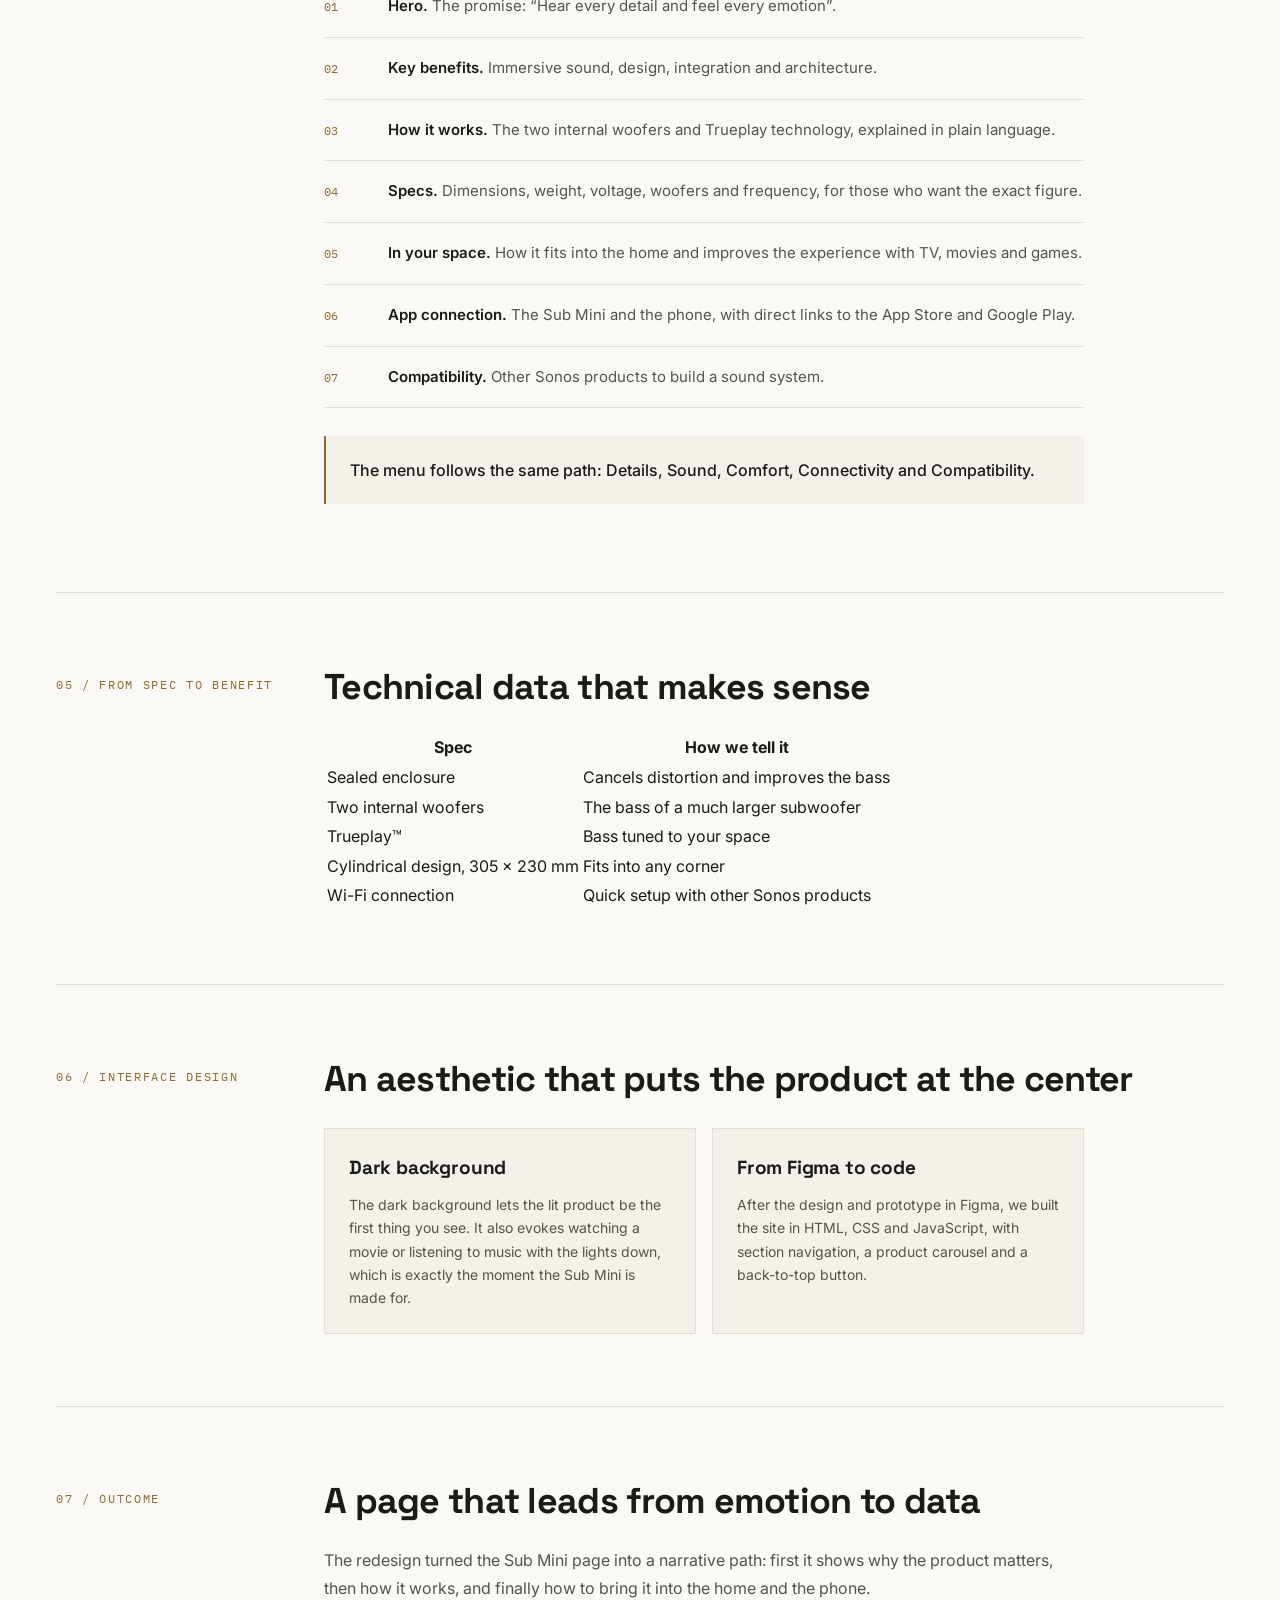
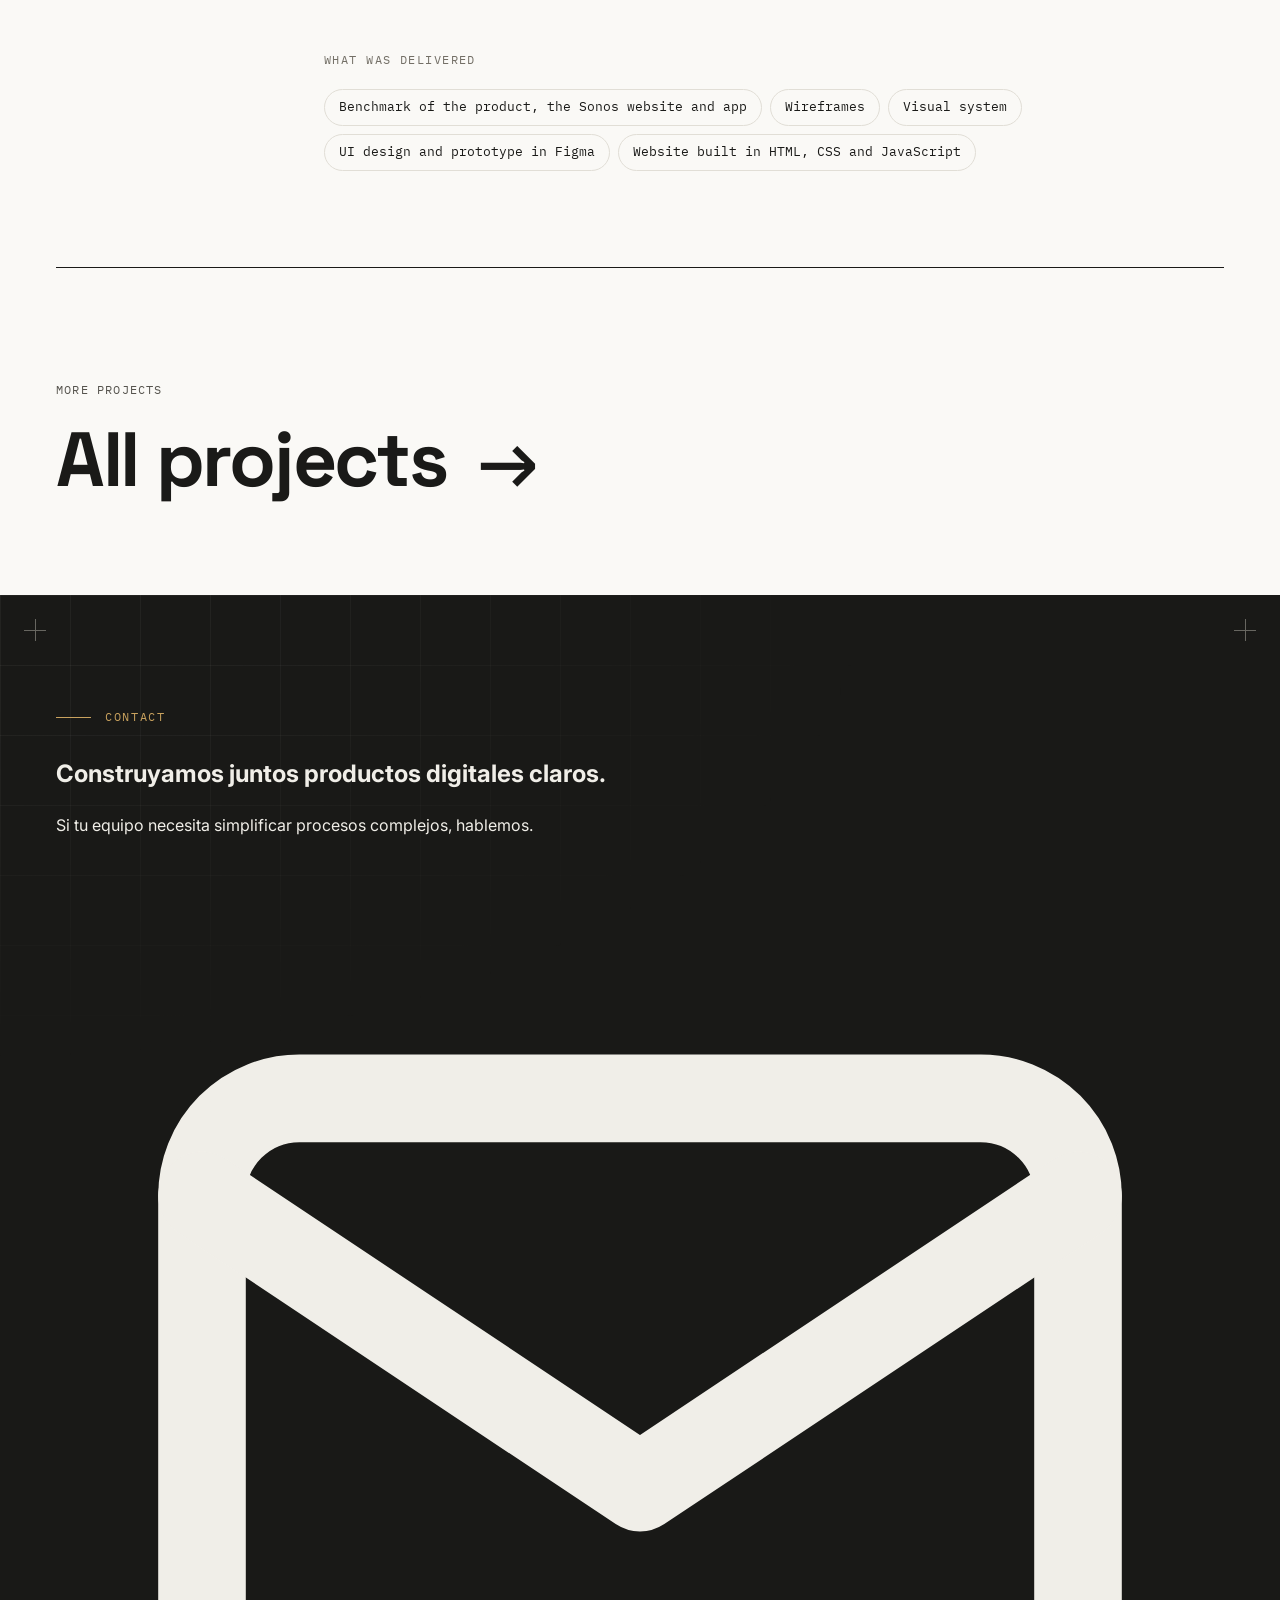
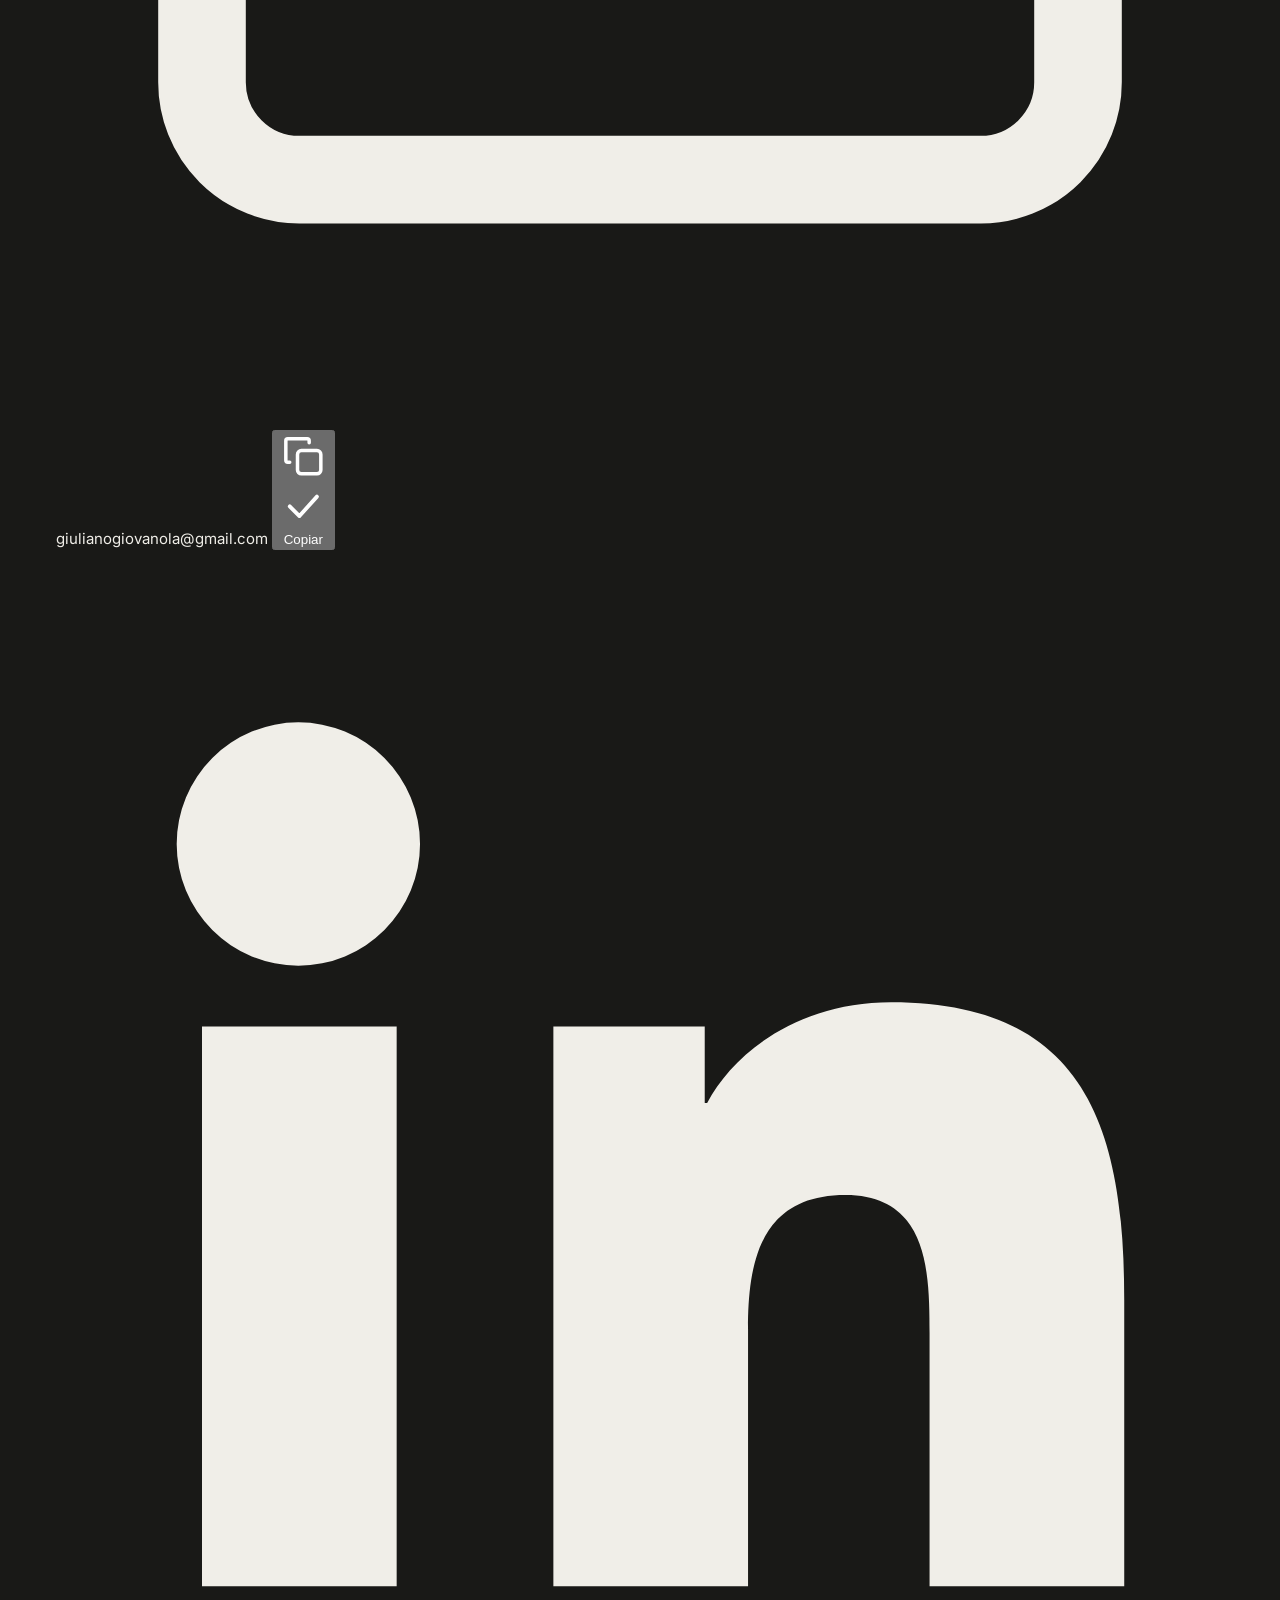
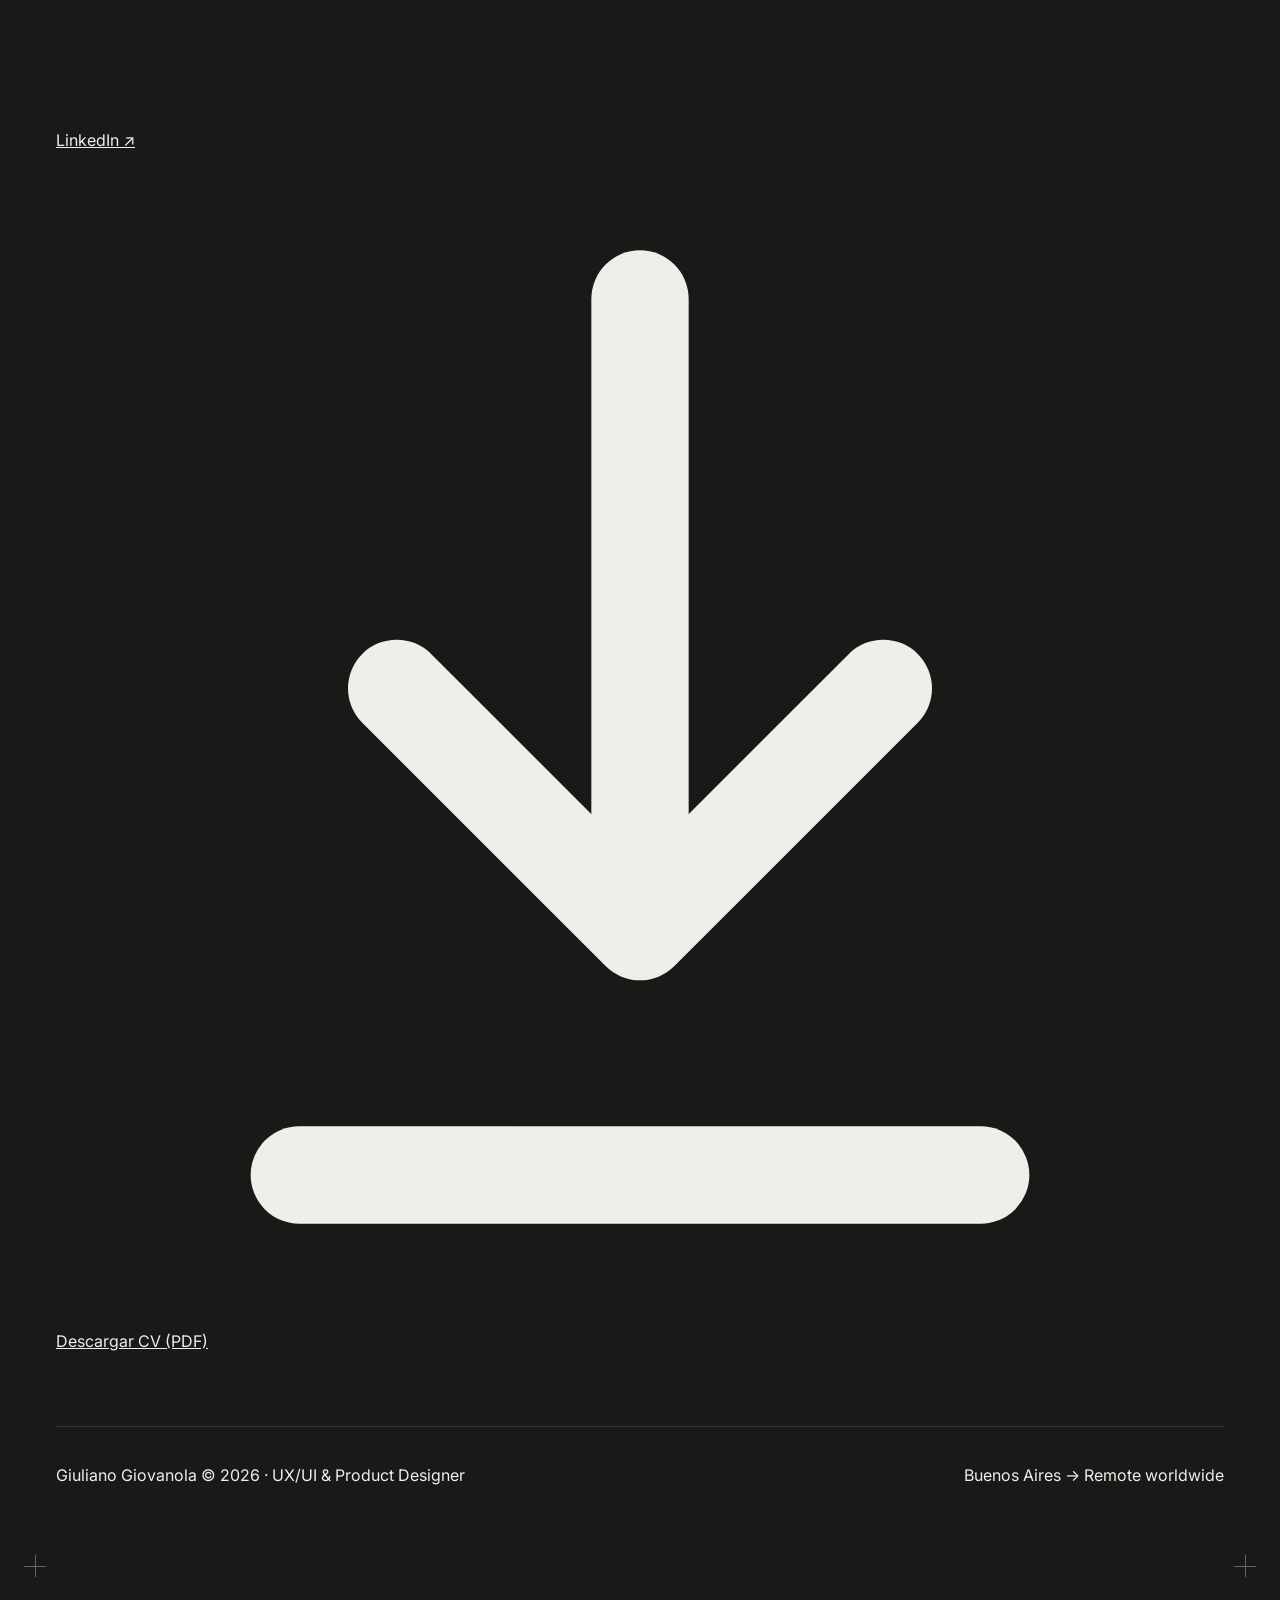
<file: cases/sonos-sub-mini.html>
<!doctype html>
<html lang="es">
<head>
<meta charset="utf-8">
<meta name="viewport" content="width=device-width, initial-scale=1, viewport-fit=cover">
<meta name="description" content="Sonos Sub Mini: caso de estudio de diseño web y desarrollo front-end de una página de producto. Por Giuliano Giovanola.">
<title>Sonos Sub Mini · Caso de estudio · Giuliano Giovanola</title>
<script>try { if (localStorage.getItem('theme') === 'dark') document.documentElement.setAttribute('data-theme', 'dark'); } catch (e) {}</script>
<link rel="preconnect" href="https://fonts.googleapis.com">
<link rel="preconnect" href="https://fonts.gstatic.com" crossorigin>
<link rel="stylesheet" href="https://fonts.googleapis.com/css2?family=Space+Grotesk:wght@500;700&family=Inter:wght@400;500;600&family=IBM+Plex+Mono:wght@400;500&display=swap">
<link rel="stylesheet" href="../css/styles.css">
</head>
<body>
<a class="skip" href="#contenido" data-i18n="skip">Saltar al contenido</a>

<header class="site-header" id="top">
  <div class="wrap topbar">
    <a class="id" href="../index.html#inicio">Giuliano Giovanola<span class="idrole"> | UX/UI &amp; Product Designer</span></a>
    <div class="links">
      <div class="controls">
        <div class="lang" role="group" aria-label="Idioma" data-i18n-aria="lang.group">
          <button type="button" data-set-lang="es" aria-pressed="true">ES</button>
          <button type="button" data-set-lang="en" aria-pressed="false">EN</button>
        </div>
        <button type="button" class="theme-btn" aria-pressed="false" aria-label="Modo oscuro" data-i18n-aria="theme.dark">
          <svg class="moon" viewBox="0 0 24 24" fill="none" stroke="currentColor" stroke-width="1.8" stroke-linecap="round" stroke-linejoin="round" aria-hidden="true"><path d="M20 14.5A8 8 0 1 1 9.5 4a6.5 6.5 0 0 0 10.5 10.5Z"/></svg>
          <svg class="sun" viewBox="0 0 24 24" fill="none" stroke="currentColor" stroke-width="1.8" stroke-linecap="round" stroke-linejoin="round" aria-hidden="true"><circle cx="12" cy="12" r="4"/><path d="M12 2v2M12 20v2M4.9 4.9l1.4 1.4M17.7 17.7l1.4 1.4M2 12h2M20 12h2M4.9 19.1l1.4-1.4M17.7 6.3l1.4-1.4"/></svg>
        </button>
      </div>
      <a class="pill" href="../assets/documents/cv-giuliano-giovanola.pdf" download>
        <svg viewBox="0 0 24 24" fill="none" stroke="currentColor" stroke-width="2" stroke-linecap="round" stroke-linejoin="round" aria-hidden="true"><path d="M12 3v12"/><path d="m7 11 5 5 5-5"/><path d="M5 21h14"/></svg>
        <span class="pill-full" data-i18n="cv.nav">Descargar CV</span><span class="pill-short">CV</span>
      </a>
    </div>
  </div>
</header>

<main id="contenido" class="wrap case">
  <header class="case-hero">
    <a class="case-back" href="../index.html#casos"><span aria-hidden="true">←</span> <span data-i18n="case.back">Todos los proyectos</span></a>
    <p class="eyebrow" data-i18n="sn.eyebrow">Caso 02 · Diseño web · UX/UI · Desarrollo front-end</p>
    <h1>Sonos Sub Mini</h1>
    <p class="case-lead" data-i18n="sn.lead">Rediseño de la página de producto del Sub Mini de Sonos: una landing que cuenta el producto como una historia, de lo general a lo específico.</p>
    <dl class="case-facts">
      <div><dt data-i18n="sn.f.role.k">Rol</dt><dd data-i18n="sn.f.role">UX/UI Designer y desarrollo front-end, junto a Leticia Florentin</dd></div>
      <div><dt data-i18n="sn.f.product.k">Producto</dt><dd data-i18n="sn.f.product">Página de producto del subwoofer Sonos Sub Mini (proyecto académico)</dd></div>
      <div><dt data-i18n="sn.f.did.k">Qué hice</dt><dd data-i18n="sn.f.did">Benchmark, wireframes, sistema visual, UI en Figma, prototipo y desarrollo en HTML, CSS y JavaScript</dd></div>
      <div><dt data-i18n="sn.f.deliv.k">Entregable</dt><dd data-i18n="sn.f.deliv">Rediseño en Figma y sitio publicado</dd></div>
      <div><dt data-i18n="sn.f.year.k">Año</dt><dd>2025</dd></div>
    </dl>
  </header>

  <figure class="case-cover">
    <img src="../assets/images/portada_sonos.png" width="1840" height="1000" alt="Landing del Sonos Sub Mini en desktop y mobile" data-i18n-alt="sn.cover.alt">
  </figure>

  <section class="case-sec" aria-labelledby="sn-s1">
    <p class="kicker" data-i18n="sn.s1.k">01 / El desafío</p>
    <div class="case-body">
      <h2 id="sn-s1" data-i18n="sn.s1.t">Que un subwoofer se entienda sin ser experto en audio</h2>
      <p data-i18n="sn.s1.p1">La consigna fue rediseñar la página real de un producto. Elegimos el Sub Mini, el subwoofer compacto de Sonos.</p>
      <p data-i18n="sn.s1.p2">Una página de este tipo tiene que explicar algo técnico (woofers, frecuencias, voltaje) a alguien que, en el fondo, solo quiere saber si va a sonar mejor en su casa. También tiene que mostrar cómo se conecta con la app y con otros productos de la marca.</p>
    </div>
  </section>

  <section class="case-sec" aria-labelledby="sn-s2">
    <p class="kicker" data-i18n="sn.s2.k">02 / Investigación</p>
    <div class="case-body">
      <h2 id="sn-s2" data-i18n="sn.s2.t">Analizar todo el ecosistema de Sonos, no solo una página</h2>
      <div class="case-cards case-cards-3">
        <article class="case-card">
          <p class="case-card-k">Benchmark</p>
          <h3 data-i18n="sn.s2.c1.t">Página del producto</h3>
          <p data-i18n="sn.s2.c1.p">Para ver cómo Sonos presenta hoy el Sub Mini: qué información prioriza y en qué orden.</p>
        </article>
        <article class="case-card">
          <p class="case-card-k">Benchmark</p>
          <h3 data-i18n="sn.s2.c2.t">Sitio web general</h3>
          <p data-i18n="sn.s2.c2.p">Para entender la navegación, el tono y cómo se relacionan los productos entre sí.</p>
        </article>
        <article class="case-card">
          <p class="case-card-k">Benchmark</p>
          <h3 data-i18n="sn.s2.c3.t">App mobile de Sonos</h3>
          <p data-i18n="sn.s2.c3.p">Para entender cómo se conecta el Sub Mini con el celular, una parte clave de la experiencia.</p>
        </article>
      </div>
    </div>
  </section>

  <section class="case-sec" aria-labelledby="sn-s3">
    <p class="kicker" data-i18n="sn.s3.k">03 / La oportunidad</p>
    <div class="case-body">
      <h2 id="sn-s3" data-i18n="sn.s3.t">Contar el producto en lugar de describirlo</h2>
      <p data-i18n="sn.s3.p">Las especificaciones dicen qué es el Sub Mini. Los beneficios dicen qué cambia en tu casa. La oportunidad estaba en ordenar la página para que cada sección respondiera una pregunta del usuario, en el orden en que se la hace.</p>
      <div class="case-cards">
        <article class="case-card">
          <h3 data-i18n="sn.s3.o1.t">De lo general a lo específico</h3>
          <p data-i18n="sn.s3.o1.p">Primero la emoción y los beneficios, después los datos técnicos para quien los busca.</p>
        </article>
        <article class="case-card">
          <h3 data-i18n="sn.s3.o2.t">De la especificación al beneficio</h3>
          <p data-i18n="sn.s3.o2.p">Cada dato técnico explicado en función de lo que se escucha y se siente.</p>
        </article>
      </div>
    </div>
  </section>

  <section class="case-sec" aria-labelledby="sn-s4">
    <p class="kicker" data-i18n="sn.s4.k">04 / La decisión clave</p>
    <div class="case-body">
      <h2 id="sn-s4" data-i18n="sn.s4.t">Una página que se lee como una historia</h2>
      <p data-i18n="sn.s4.p1">Ordenamos las secciones como un relato: empieza con el impacto, avanza hacia el detalle y termina en cómo usar el producto en el día a día.</p>
      <ol class="case-points">
        <li><span class="num">01</span><p><strong>Hero.</strong> <span data-i18n="sn.s4.d1.t">La promesa: “Escuchá cada detalle y sentí cada emoción”.</span></p></li>
        <li><span class="num">02</span><p><strong data-i18n="sn.s4.d2.b">Beneficios generales.</strong> <span data-i18n="sn.s4.d2.t">Sonido envolvente, diseño, integración y arquitectura.</span></p></li>
        <li><span class="num">03</span><p><strong data-i18n="sn.s4.d3.b">Cómo funciona.</strong> <span data-i18n="sn.s4.d3.t">Los dos woofers internos y la tecnología Trueplay, explicados en lenguaje simple.</span></p></li>
        <li><span class="num">04</span><p><strong data-i18n="sn.s4.d4.b">Especificaciones.</strong> <span data-i18n="sn.s4.d4.t">Dimensiones, peso, voltaje, woofers y frecuencia, para quien quiere el dato exacto.</span></p></li>
        <li><span class="num">05</span><p><strong data-i18n="sn.s4.d5.b">En tu espacio.</strong> <span data-i18n="sn.s4.d5.t">Cómo se adapta a la casa y mejora la experiencia con TV, películas y juegos.</span></p></li>
        <li><span class="num">06</span><p><strong data-i18n="sn.s4.d6.b">Conexión con la app.</strong> <span data-i18n="sn.s4.d6.t">El Sub Mini y el celular, con acceso directo a App Store y Google Play.</span></p></li>
        <li><span class="num">07</span><p><strong data-i18n="sn.s4.d7.b">Compatibilidad.</strong> <span data-i18n="sn.s4.d7.t">Otros productos Sonos para armar el sistema de sonido.</span></p></li>
      </ol>
      <p class="case-callout" data-i18n="sn.s4.p2">El menú refleja el mismo recorrido: Detalles, Sonido, Comodidad, Conectividad y Compatibilidad.</p>
    </div>
  </section>

  <section class="case-sec" aria-labelledby="sn-s5">
    <p class="kicker" data-i18n="sn.s5.k">05 / De la especificación al beneficio</p>
    <div class="case-body">
      <h2 id="sn-s5" data-i18n="sn.s5.t">Datos técnicos que se entienden</h2>
      <table class="case-table">
        <thead>
          <tr><th scope="col" data-i18n="sn.s5.h1">Especificación</th><th scope="col" data-i18n="sn.s5.h2">Cómo lo contamos</th></tr>
        </thead>
        <tbody>
          <tr><td data-i18n="sn.s5.r1.a">Gabinete sellado</td><td data-i18n="sn.s5.r1.b">Neutraliza la distorsión y mejora los graves</td></tr>
          <tr><td data-i18n="sn.s5.r2.a">Dos woofers internos</td><td data-i18n="sn.s5.r2.b">Graves de un subwoofer mucho más grande</td></tr>
          <tr><td>Trueplay™</td><td data-i18n="sn.s5.r3.b">Bajos ajustados a tu espacio</td></tr>
          <tr><td data-i18n="sn.s5.r4.a">Diseño cilíndrico de 305 × 230 mm</td><td data-i18n="sn.s5.r4.b">Se adapta a cualquier rincón</td></tr>
          <tr><td data-i18n="sn.s5.r5.a">Conexión Wi-Fi</td><td data-i18n="sn.s5.r5.b">Configuración rápida con otros productos Sonos</td></tr>
        </tbody>
      </table>
    </div>
  </section>

  <section class="case-sec" aria-labelledby="sn-s6">
    <p class="kicker" data-i18n="sn.s6.k">06 / Diseño de interfaz</p>
    <div class="case-body">
      <h2 id="sn-s6" data-i18n="sn.s6.t">Una estética que pone al producto en el centro</h2>
      <div class="case-cards">
        <article class="case-card">
          <h3 data-i18n="sn.s6.c1.t">Fondo oscuro</h3>
          <p data-i18n="sn.s6.c1.p">El fondo oscuro deja que el producto, iluminado, sea lo primero que se ve. Además remite a ver una película o escuchar música con las luces bajas, que es justamente el momento para el que está pensado el Sub Mini.</p>
        </article>
        <article class="case-card">
          <h3 data-i18n="sn.s6.c2.t">De Figma al código</h3>
          <p data-i18n="sn.s6.c2.p">Después del diseño y el prototipo en Figma, desarrollamos el sitio en HTML, CSS y JavaScript, con navegación por secciones, carrusel de productos y botón para volver arriba.</p>
        </article>
      </div>
      <!-- Pendiente: sistema visual (colores y tipografías), pantallas del diseño y link al sitio publicado -->
    </div>
  </section>

  <section class="case-sec" aria-labelledby="sn-s7">
    <p class="kicker" data-i18n="sn.s7.k">07 / Resultado</p>
    <div class="case-body">
      <h2 id="sn-s7" data-i18n="sn.s7.t">Una página que guía de la emoción al dato</h2>
      <p data-i18n="sn.s7.p">El rediseño convirtió la página del Sub Mini en un recorrido narrativo: primero muestra por qué importa el producto, después cómo funciona y por último cómo integrarlo a la casa y al celular.</p>
      <h3 class="case-sub" data-i18n="sn.s7.sub">Qué se entregó</h3>
      <ul class="case-chips">
        <li data-i18n="sn.dl.1">Benchmark del producto, el sitio y la app de Sonos</li>
        <li>Wireframes</li>
        <li data-i18n="sn.dl.3">Sistema visual</li>
        <li data-i18n="sn.dl.4">Diseño de UI y prototipo en Figma</li>
        <li data-i18n="sn.dl.5">Sitio desarrollado en HTML, CSS y JavaScript</li>
      </ul>
    </div>
  </section>

  <nav class="case-nav" aria-label="Casos">
    <!-- Cuando exista el caso 03, cambiar el link, el rótulo ("Siguiente caso") y el título -->
    <a class="next-case" href="../index.html#casos">
      <span class="next-case-k" data-i18n="case.more">Más proyectos</span>
      <span class="next-case-t"><span data-i18n="case.back">Todos los proyectos</span> <span class="next-case-arrow" aria-hidden="true">→</span></span>
    </a>
  </nav>
</main>

<div class="end-band" id="contacto">
  <span class="cross tl" aria-hidden="true"></span>
  <span class="cross tr" aria-hidden="true"></span>
  <span class="cross bl" aria-hidden="true"></span>
  <span class="cross br" aria-hidden="true"></span>
  <div class="wrap">
    <section class="contact" aria-labelledby="contact-title">
      <p class="eyebrow" data-i18n="case.contact.k">Contacto</p>
      <h2 id="contact-title" data-i18n="contact.title">Construyamos juntos productos digitales claros.</h2>
      <p class="contact-sub" data-i18n="contact.text">Si tu equipo necesita simplificar procesos complejos, hablemos.</p>
      <div class="mail-row">
        <a class="contact-mail" href="mailto:giulianogiovanola@gmail.com">
          <svg viewBox="0 0 24 24" fill="none" stroke="currentColor" stroke-width="1.8" stroke-linecap="round" stroke-linejoin="round" aria-hidden="true"><rect x="3" y="5" width="18" height="14" rx="2"/><path d="m3 7 9 6 9-6"/></svg>
          <span>giulianogiovanola@gmail.com</span>
        </a>
        <button type="button" class="copy-btn" data-copy="giulianogiovanola@gmail.com" aria-label="Copiar email" data-i18n-aria="contact.copy.aria">
          <svg class="icon-copy" viewBox="0 0 24 24" fill="none" stroke="currentColor" stroke-width="1.8" stroke-linecap="round" stroke-linejoin="round" aria-hidden="true"><rect x="9" y="9" width="12" height="12" rx="2"/><path d="M5 15H4a1 1 0 0 1-1-1V4a1 1 0 0 1 1-1h10a1 1 0 0 1 1 1v1"/></svg>
          <svg class="icon-check" viewBox="0 0 24 24" fill="none" stroke="currentColor" stroke-width="2" stroke-linecap="round" stroke-linejoin="round" aria-hidden="true"><path d="m5 12 5 5 9-10"/></svg>
          <span class="copy-label" data-i18n="contact.copy" aria-live="polite">Copiar</span>
        </button>
      </div>
      <div class="contact-actions">
        <a class="ghost-btn" href="https://www.linkedin.com/in/giulianogiovanola" target="_blank" rel="noopener noreferrer">
          <svg viewBox="0 0 24 24" fill="currentColor" aria-hidden="true"><path d="M4.98 3.5a2.5 2.5 0 1 1 0 5 2.5 2.5 0 0 1 0-5ZM3 9.75h4v11.5H3V9.75Zm6.5 0h3.83v1.57h.05c.53-1 1.84-2.07 3.78-2.07 4.04 0 4.79 2.66 4.79 6.12v5.88h-4v-5.2c0-1.24-.02-2.84-1.73-2.84-1.73 0-2 1.35-2 2.75v5.29h-4V9.75Z"/></svg>
          LinkedIn ↗
        </a>
        <a class="ghost-btn" href="../assets/documents/cv-giuliano-giovanola.pdf" download>
          <svg viewBox="0 0 24 24" fill="none" stroke="currentColor" stroke-width="2" stroke-linecap="round" stroke-linejoin="round" aria-hidden="true"><path d="M12 3v12"/><path d="m7 11 5 5 5-5"/><path d="M5 21h14"/></svg>
          <span data-i18n="cv">Descargar CV (PDF)</span>
        </a>
      </div>
    </section>
    <footer class="end-foot">
      <span>Giuliano Giovanola © 2026 · UX/UI &amp; Product Designer</span>
      <span data-i18n="footer.location">Argentina · Disponible para trabajo remoto</span>
    </footer>
  </div>
</div>
<a class="to-top" href="#" aria-label="Volver arriba" data-i18n-aria="contact.top"><svg viewBox="0 0 24 24" fill="none" stroke="currentColor" stroke-width="2" stroke-linecap="round" stroke-linejoin="round" aria-hidden="true"><path d="M12 19V5"/><path d="m6 11 6-6 6 6"/></svg></a>
<script src="../js/i18n-sonos.js"></script>
<script src="../js/main.js"></script>
</body>
</html>
</file>
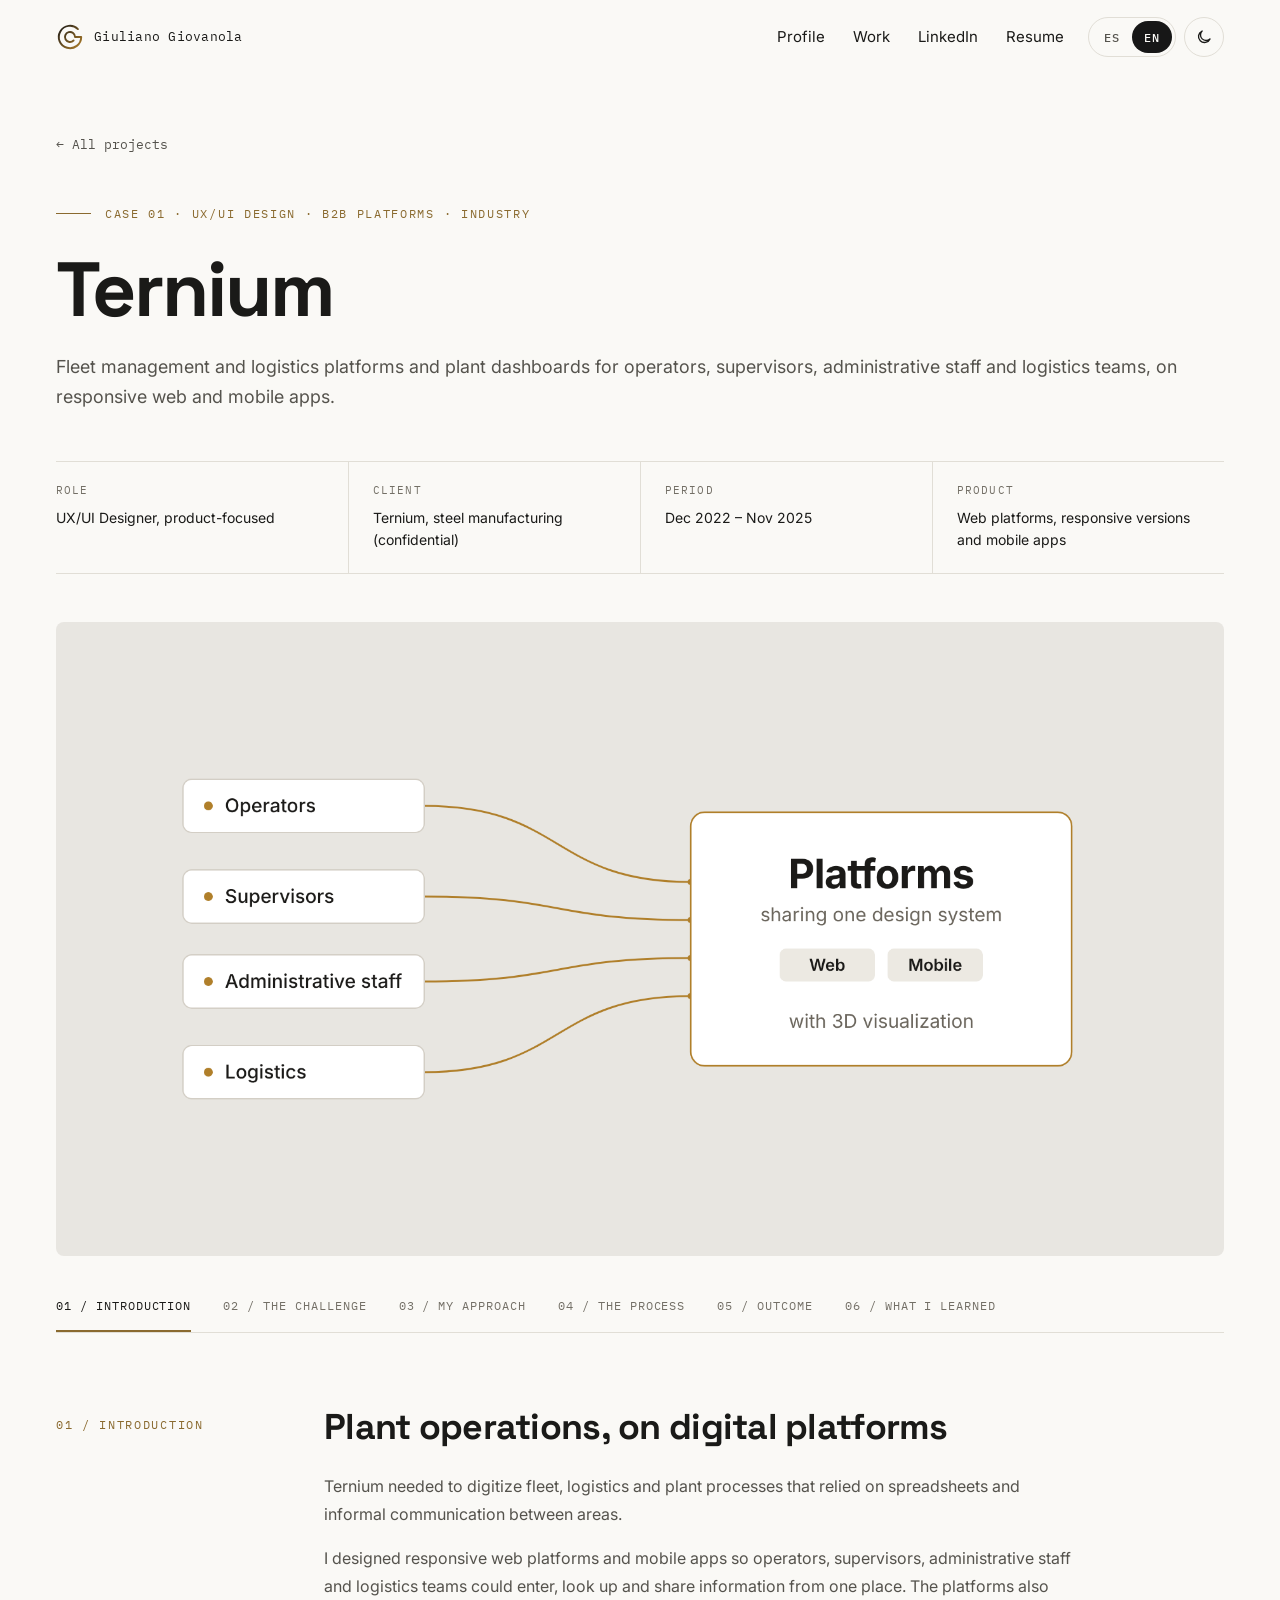
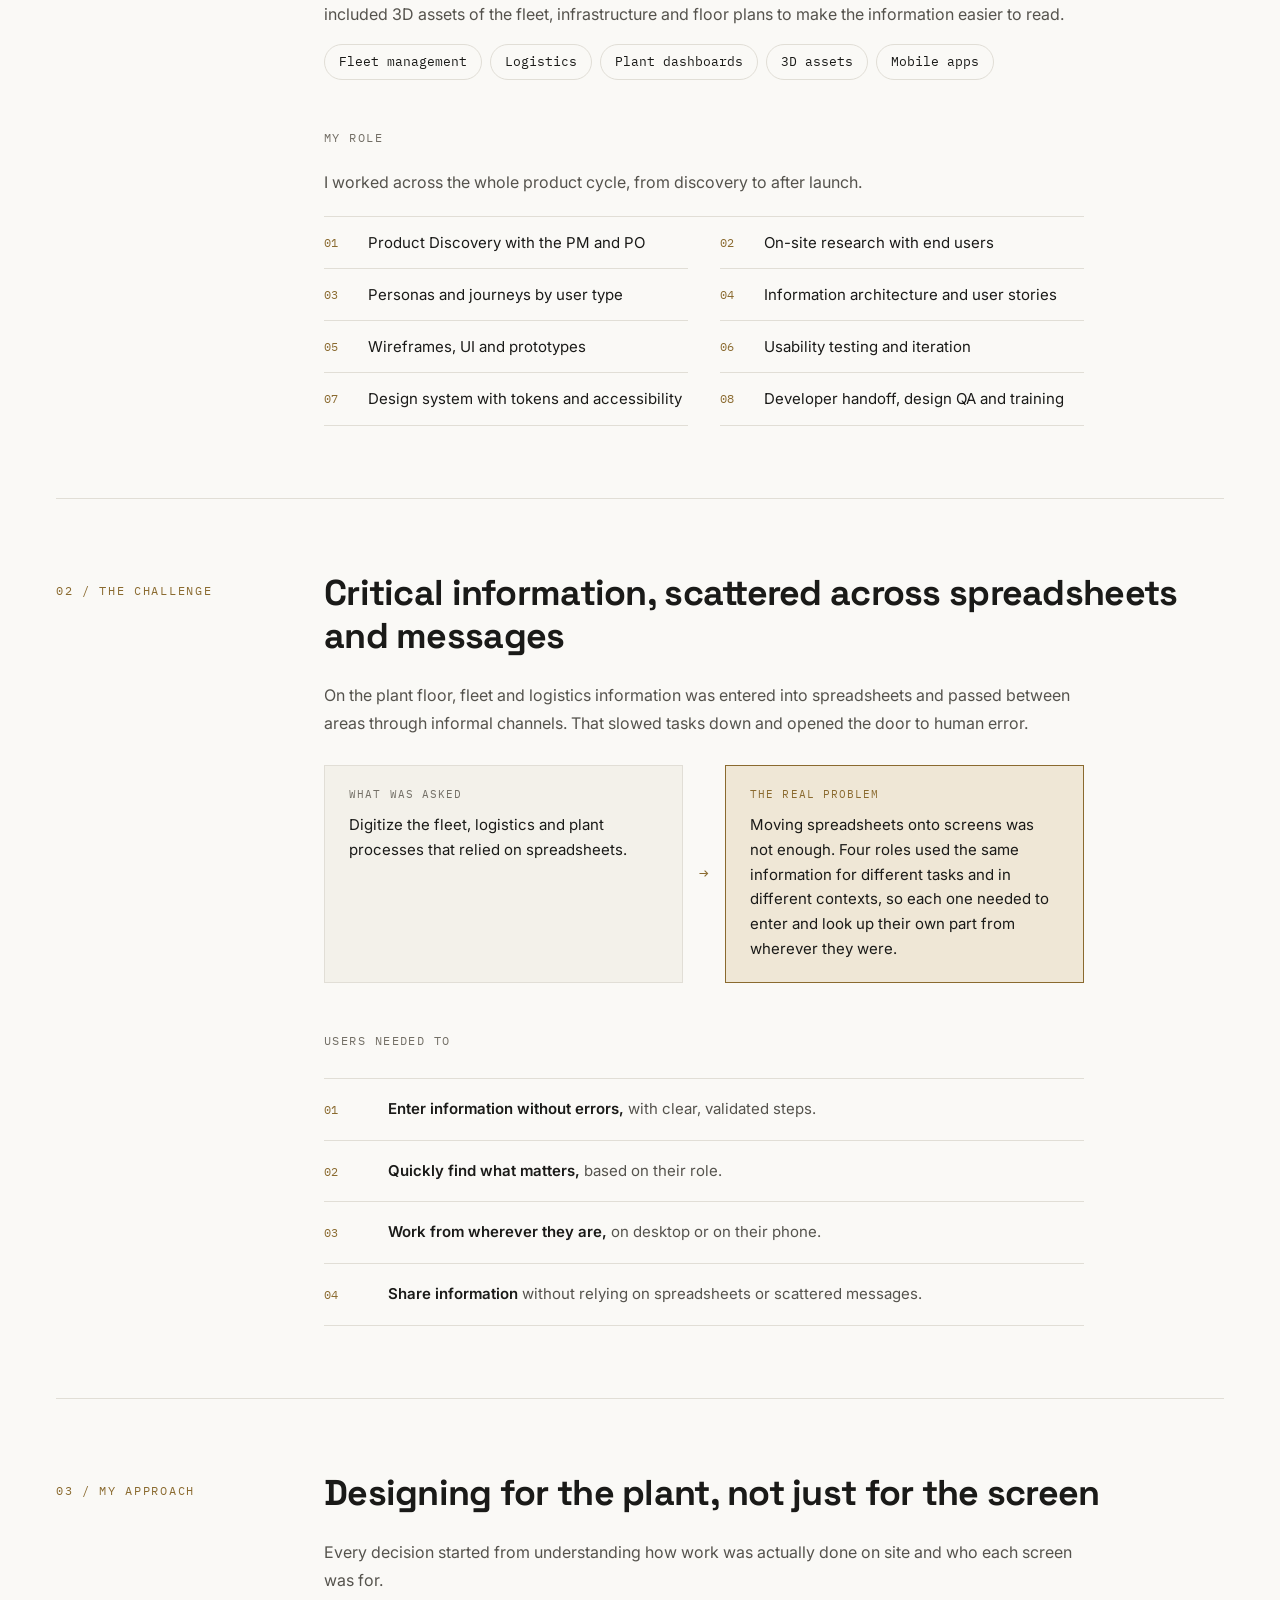
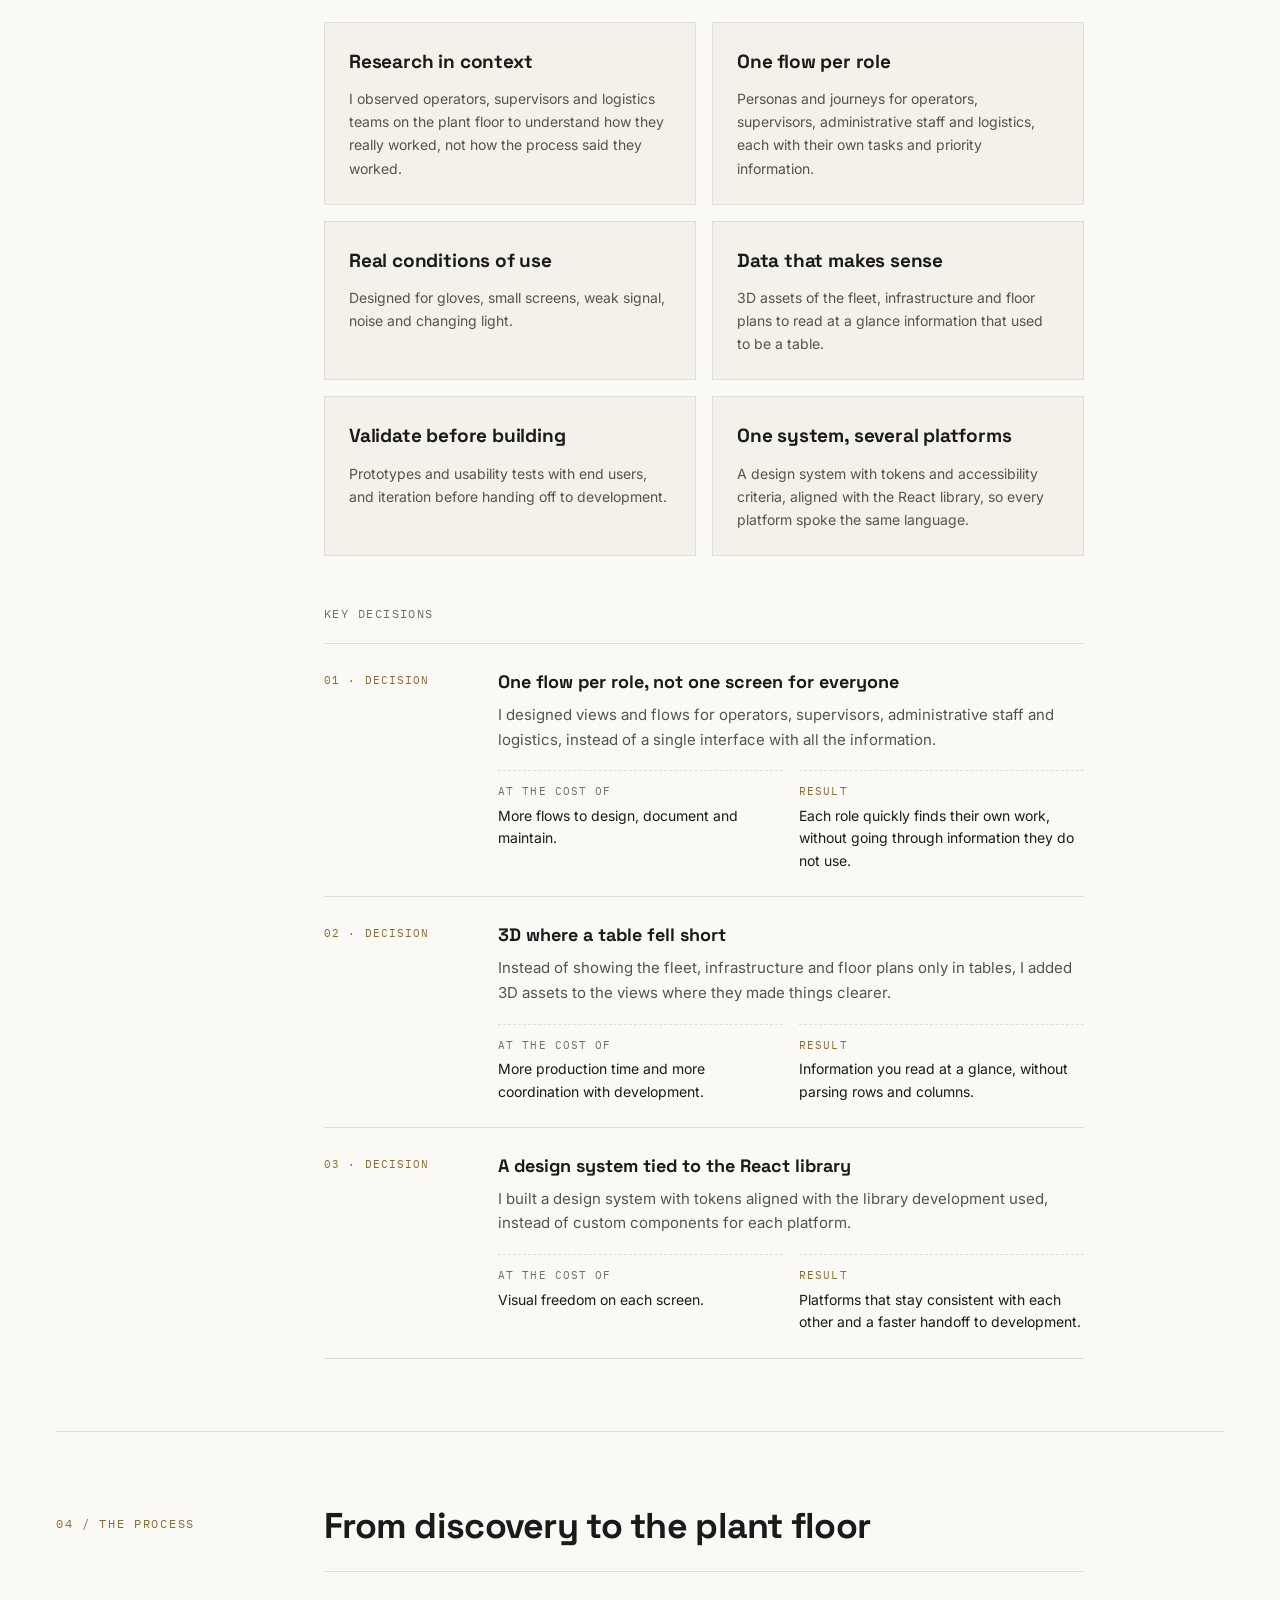
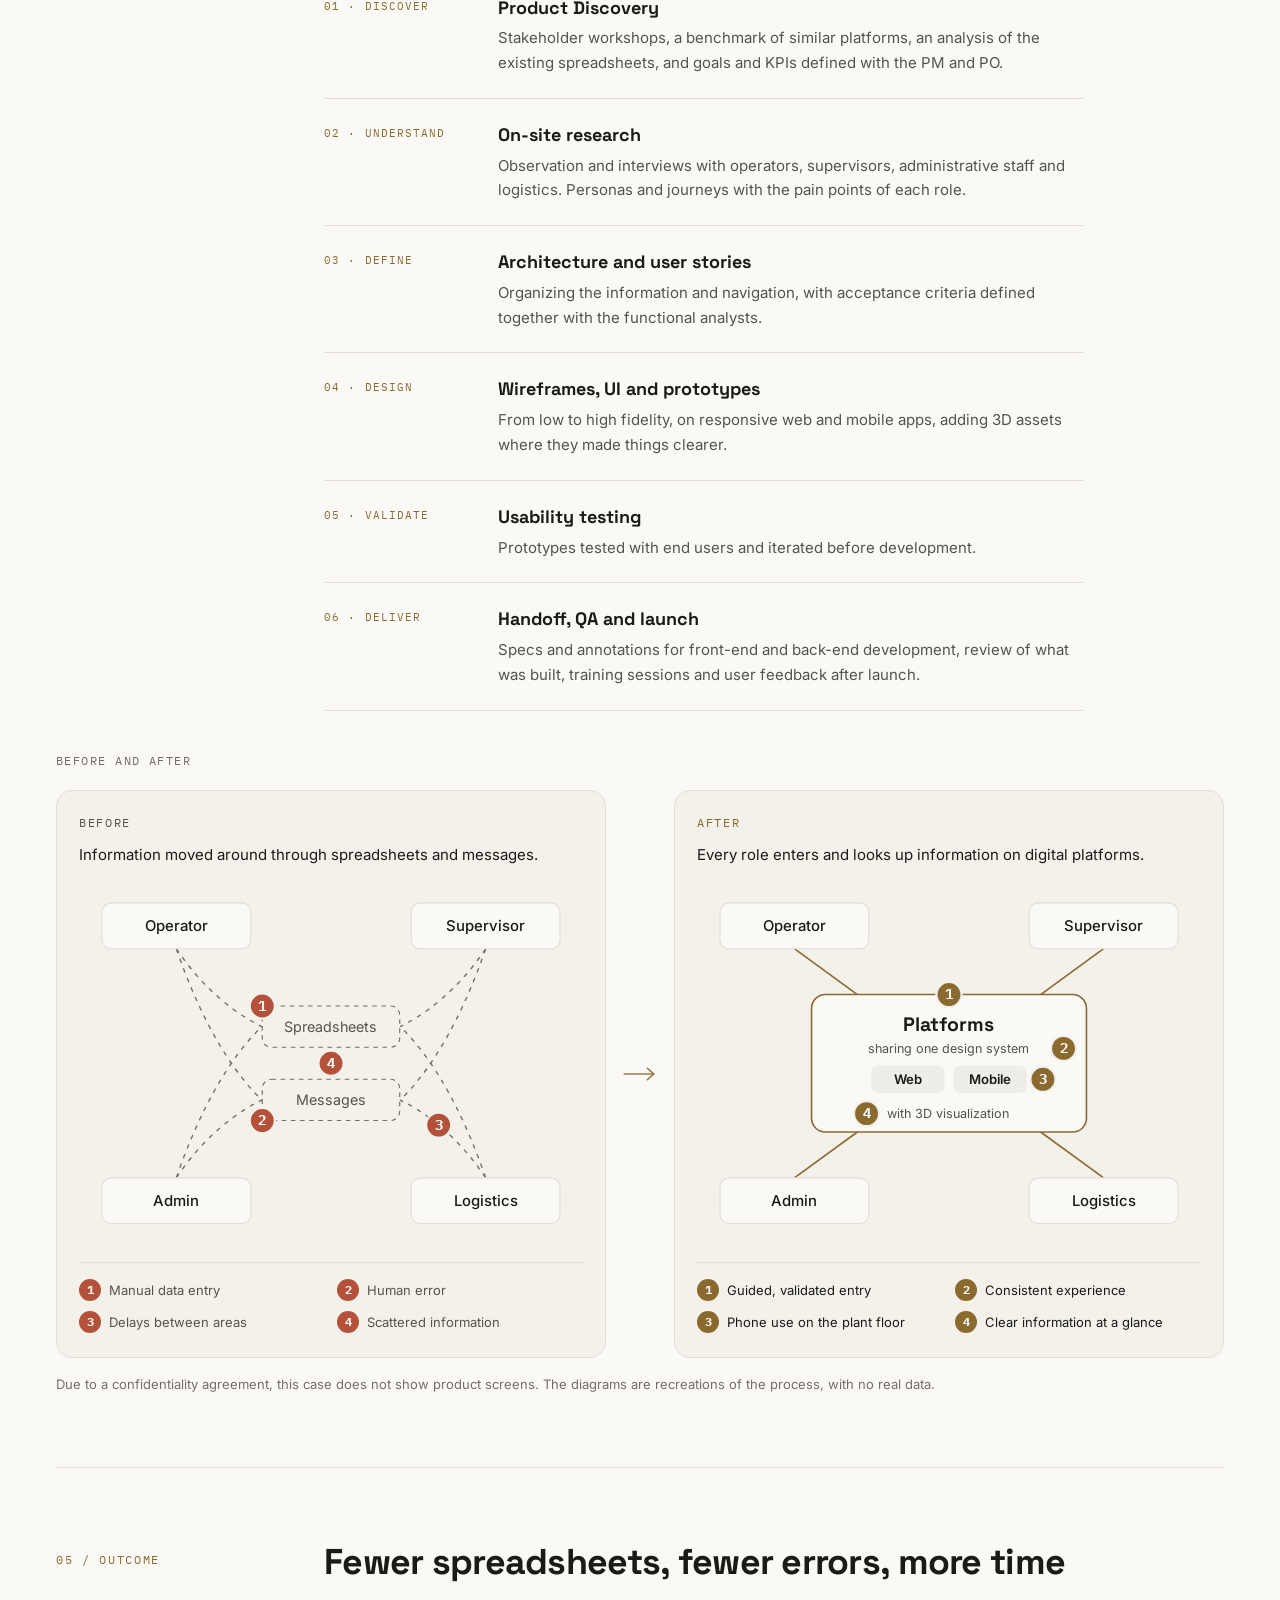
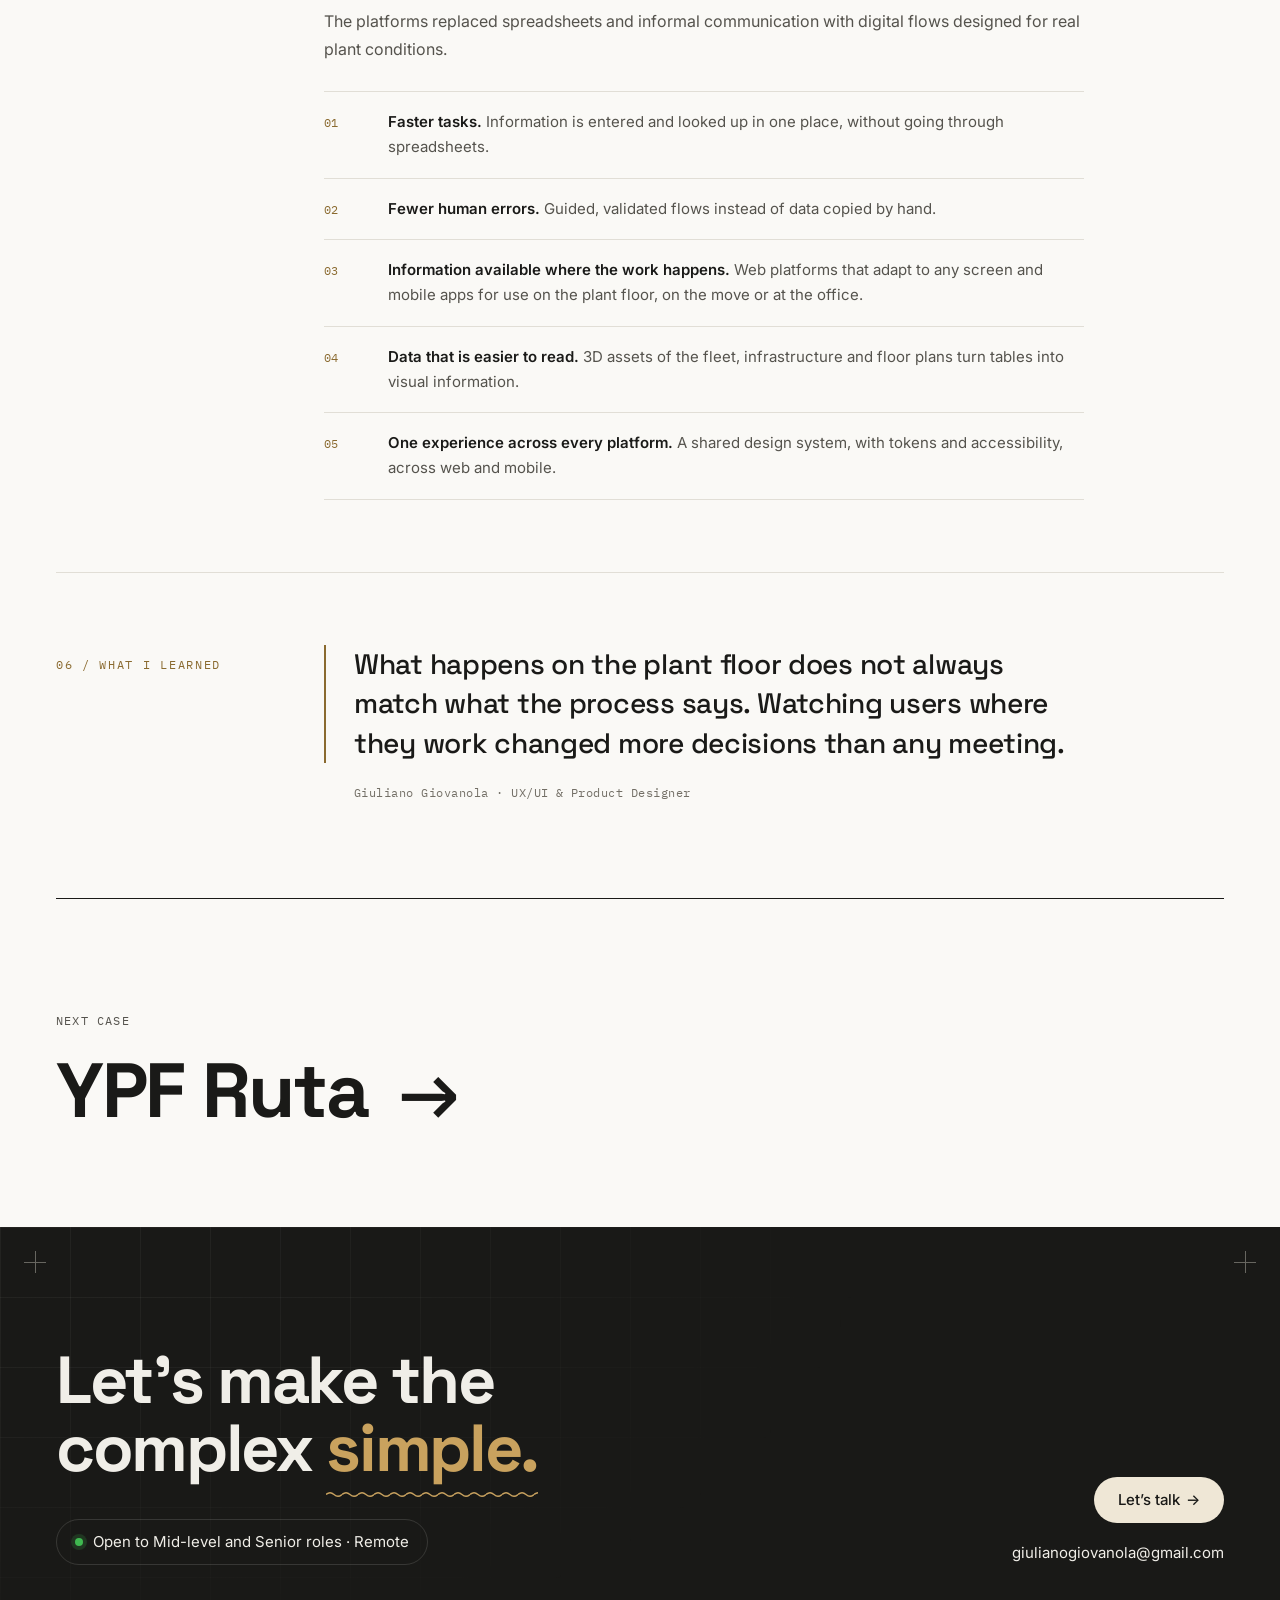
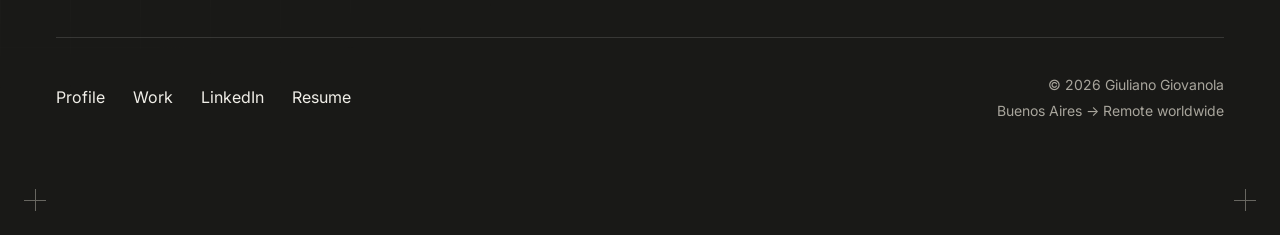
<file: cases/ternium.html>
<!doctype html>
<html lang="es">
<head>
<meta charset="utf-8">
<meta name="viewport" content="width=device-width, initial-scale=1, viewport-fit=cover">
<meta name="description" content="Ternium: caso de estudio UX/UI de plataformas de gestión de flota, logística y dashboards de planta. Por Giuliano Giovanola.">
<title>Ternium · Caso de estudio · Giuliano Giovanola</title>
<link rel="icon" href="../assets/images/favicon-dark.ico" sizes="32x32">
<link rel="icon" type="image/svg+xml" href="../assets/images/gg-favicon-light.svg" data-light="../assets/images/gg-favicon-light.svg" data-dark="../assets/images/gg-favicon-dark.svg">
<link rel="apple-touch-icon" href="../assets/images/apple-touch-icon-dark.png">
<script>try { if (localStorage.getItem('theme') === 'dark') { document.documentElement.setAttribute('data-theme', 'dark'); var fav = document.querySelector('link[rel="icon"][type="image/svg+xml"]'); fav.href = fav.dataset.dark; } } catch (e) {}</script>
<link rel="preconnect" href="https://fonts.googleapis.com">
<link rel="preconnect" href="https://fonts.gstatic.com" crossorigin>
<link rel="stylesheet" href="https://fonts.googleapis.com/css2?family=Space+Grotesk:wght@500;700&family=Inter:wght@400;500;600&family=IBM+Plex+Mono:wght@400;500&display=swap">
<link rel="stylesheet" href="../css/styles.css?v=31">
</head>
<body>
<a class="skip" href="#contenido" data-i18n="skip">Saltar al contenido</a>

<header class="site-header" id="top">
  <div class="wrap topbar">
    <a class="id" href="../index.html#inicio"><img class="id-logo id-logo-light" src="../assets/images/gg-navbar-light.svg" width="28" height="28" alt=""><img class="id-logo id-logo-dark" src="../assets/images/gg-navbar-dark.svg" width="28" height="28" alt=""><span>Giuliano Giovanola</span></a>
    <div class="links">
      <nav class="top-nav" aria-label="Principal" data-i18n-aria="nav.main">
          <a href="../index.html#sobre-mi" data-i18n="footer.profile">Perfil</a>
          <a href="../index.html#trabajo" data-i18n="footer.work">Trabajo</a>
          <a href="https://www.linkedin.com/in/giulianogiovanola" target="_blank" rel="noopener noreferrer">LinkedIn</a>
          <a class="nav-cv" href="../assets/documents/cv-giuliano-giovanola.pdf" download data-i18n="nav.cv">CV</a>
        </nav>
        <div class="controls">
        <div class="lang" role="group" aria-label="Idioma" data-i18n-aria="lang.group">
          <button type="button" data-set-lang="es" aria-pressed="true">ES</button>
          <button type="button" data-set-lang="en" aria-pressed="false">EN</button>
        </div>
        <button type="button" class="theme-btn" aria-pressed="false" aria-label="Modo oscuro" data-i18n-aria="theme.dark">
          <svg class="moon" viewBox="0 0 24 24" fill="none" stroke="currentColor" stroke-width="1.8" stroke-linecap="round" stroke-linejoin="round" aria-hidden="true"><path d="M20 14.5A8 8 0 1 1 9.5 4a6.5 6.5 0 0 0 10.5 10.5Z"/></svg>
          <svg class="sun" viewBox="0 0 24 24" fill="none" stroke="currentColor" stroke-width="1.8" stroke-linecap="round" stroke-linejoin="round" aria-hidden="true"><circle cx="12" cy="12" r="4"/><path d="M12 2v2M12 20v2M4.9 4.9l1.4 1.4M17.7 17.7l1.4 1.4M2 12h2M20 12h2M4.9 19.1l1.4-1.4M17.7 6.3l1.4-1.4"/></svg>
        </button>
      </div>
    </div>
  </div>
</header>

<main id="contenido" class="wrap case">
  <header class="case-hero">
    <a class="case-back" href="../index.html#casos"><span aria-hidden="true">←</span> <span data-i18n="case.back">Todos los proyectos</span></a>
    <p class="eyebrow" data-i18n="t.eyebrow">Caso 01 · UX/UI Design · Plataformas B2B · Industria</p>
    <h1>Ternium</h1>
    <p class="case-lead" data-i18n="t.lead">Plataformas de gestión de flota, logística y dashboards de planta para operarios, supervisores, administrativos y equipos de logística, en web responsive y apps mobile.</p>
    <dl class="case-facts case-facts-4">
      <div><dt data-i18n="t.f.role.k">Rol</dt><dd data-i18n="t.f.role">UX/UI Designer, con foco en producto</dd></div>
      <div><dt data-i18n="t.f.client.k">Cliente</dt><dd data-i18n="t.f.client">Ternium, siderurgia (confidencial)</dd></div>
      <div><dt data-i18n="t.f.period.k">Período</dt><dd data-i18n="t.f.period">Dic. 2022 – Nov. 2025</dd></div>
      <div><dt data-i18n="t.f.product.k">Producto</dt><dd data-i18n="t.f.product">Plataformas web, responsive y apps mobile</dd></div>
    </dl>
  </header>

  <figure class="case-cover">
    <img src="../assets/images/ternium-cover-1840x1000_light.png" data-src-en="../assets/images/ternium-cover-en-1840x1000_light.png" data-src-dark="../assets/images/ternium-cover-1840x1000.png" data-src-en-dark="../assets/images/ternium-cover-en-1840x1000.png" width="1840" height="1000" alt="Diagrama: operarios, supervisores, administrativos y logística conectados a plataformas con un mismo design system, en web y mobile y con visualización 3D" data-i18n-alt="t.cover.alt">
  </figure>

  <nav class="case-toc" aria-label="En este caso" data-i18n-aria="case.toc">
    <ol>
      <li><a href="#t-s1" data-i18n="t.s1.k">01 / Introducción</a></li>
      <li><a href="#t-s2" data-i18n="t.s2.k">02 / El desafío</a></li>
      <li><a href="#t-s3" data-i18n="t.s3.k">03 / Mi enfoque</a></li>
      <li><a href="#t-s4" data-i18n="t.s4.k">04 / El proceso</a></li>
      <li><a href="#t-s5" data-i18n="t.s5.k">05 / Resultado</a></li>
      <li><a href="#t-s6" data-i18n="case.learn.k">06 / Qué aprendí</a></li>
    </ol>
  </nav>

  <section class="case-sec" aria-labelledby="t-s1">
    <p class="kicker" data-i18n="t.s1.k">01 / Introducción</p>
    <div class="case-body">
      <h2 id="t-s1" data-i18n="t.s1.t">La operación de planta, en plataformas digitales</h2>
      <p data-i18n="t.s1.p1">Ternium necesitaba digitalizar procesos de flota, logística y planta que dependían de planillas y de comunicaciones informales entre áreas.</p>
      <p data-i18n="t.s1.p2">Diseñé plataformas web responsive y apps mobile para que operarios, supervisores, administrativos y equipos de logística cargaran, consultaran y compartieran información desde un mismo lugar. Las plataformas también incorporaron recursos 3D de flota, infraestructura y planos para que la información fuera más fácil de interpretar.</p>
      <ul class="case-chips case-chips-top">
        <li data-i18n="t.tag1">Gestión de flota</li>
        <li data-i18n="t.tag2">Logística</li>
        <li data-i18n="t.tag3">Dashboards de planta</li>
        <li data-i18n="t.tag4">Recursos 3D</li>
        <li data-i18n="t.tag5">Apps mobile</li>
      </ul>

      <h3 class="case-sub" data-i18n="t.role.t">Mi rol</h3>
      <p data-i18n="t.role.p">Trabajé en todo el ciclo del producto, desde el discovery hasta después del lanzamiento.</p>
      <ol class="case-list-2">
        <li><span class="num">01</span><span>Product Discovery <span data-i18n="t.role.1">con PM y PO</span></span></li>
        <li><span class="num">02</span><span data-i18n="t.role.2">Investigación en planta con usuarios finales</span></li>
        <li><span class="num">03</span><span data-i18n="t.role.3">Personas y journeys por tipo de usuario</span></li>
        <li><span class="num">04</span><span data-i18n="t.role.4">Arquitectura de información e historias de usuario</span></li>
        <li><span class="num">05</span><span data-i18n="t.role.5">Wireframes, UI y prototipos</span></li>
        <li><span class="num">06</span><span data-i18n="t.role.6">Pruebas de usabilidad e iteración</span></li>
        <li><span class="num">07</span><span data-i18n="t.role.7">Design system con tokens y accesibilidad</span></li>
        <li><span class="num">08</span><span data-i18n="t.role.8">Traspaso a desarrollo, QA de diseño y capacitaciones</span></li>
      </ol>
    </div>
  </section>

  <section class="case-sec" aria-labelledby="t-s2">
    <p class="kicker" data-i18n="t.s2.k">02 / El desafío</p>
    <div class="case-body">
      <h2 id="t-s2" data-i18n="t.s2.t">Información crítica, dispersa en planillas y mensajes</h2>
      <p data-i18n="t.s2.p1">En planta, la información de flota y logística se cargaba en planillas y circulaba entre áreas por canales informales. Eso hacía más lentas las tareas y abría la puerta a errores humanos.</p>
      <div class="case-reframe">
        <div class="reframe-col">
          <p class="reframe-k" data-i18n="case.ask">Lo que se pidió</p>
          <p data-i18n="t.rf.ask">Digitalizar los procesos de flota, logística y planta que dependían de planillas.</p>
        </div>
        <span class="reframe-arrow" aria-hidden="true">→</span>
        <div class="reframe-col reframe-real">
          <p class="reframe-k" data-i18n="case.real">El problema real</p>
          <p data-i18n="t.rf.real">Pasar las planillas a pantallas no alcanzaba. Cuatro roles usaban la misma información con tareas distintas y en contextos distintos, así que cada uno necesitaba cargar y consultar lo suyo desde donde estuviera.</p>
        </div>
      </div>
      <h3 class="case-sub" data-i18n="t.s2.sub">Los usuarios necesitaban</h3>
      <ol class="case-points">
        <li><span class="num">01</span><p><strong data-i18n="t.s2.n1.b">Cargar información sin errores,</strong> <span data-i18n="t.s2.n1.t">con pasos claros y validados.</span></p></li>
        <li><span class="num">02</span><p><strong data-i18n="t.s2.n2.b">Encontrar rápido lo que importa,</strong> <span data-i18n="t.s2.n2.t">según su rol.</span></p></li>
        <li><span class="num">03</span><p><strong data-i18n="t.s2.n3.b">Trabajar desde donde estén,</strong> <span data-i18n="t.s2.n3.t">en desktop o en el celular.</span></p></li>
        <li><span class="num">04</span><p><strong data-i18n="t.s2.n4.b">Compartir información</strong> <span data-i18n="t.s2.n4.t">sin depender de planillas ni mensajes sueltos.</span></p></li>
      </ol>
    </div>
  </section>

  <section class="case-sec" aria-labelledby="t-s3">
    <p class="kicker" data-i18n="t.s3.k">03 / Mi enfoque</p>
    <div class="case-body">
      <h2 id="t-s3" data-i18n="t.s3.t">Diseñar para la planta, no solo para la pantalla</h2>
      <p data-i18n="t.s3.p">Cada decisión partió de entender cómo se trabajaba en el lugar y para quién era cada pantalla.</p>
      <div class="case-cards">
        <article class="case-card">
          <h3 data-i18n="t.s3.c1.t">Investigar en contexto</h3>
          <p data-i18n="t.s3.c1.p">Observé a operarios, supervisores y equipos de logística en planta para entender cómo trabajaban de verdad, no cómo decía el proceso que trabajaban.</p>
        </article>
        <article class="case-card">
          <h3 data-i18n="t.s3.c2.t">Un flujo por rol</h3>
          <p data-i18n="t.s3.c2.p">Personas y journeys para operario, supervisor, administrativo y logística, cada uno con sus tareas y su información prioritaria.</p>
        </article>
        <article class="case-card">
          <h3 data-i18n="t.s3.c3.t">Condiciones reales de uso</h3>
          <p data-i18n="t.s3.c3.p">Diseño pensado para guantes, pantallas chicas, poca señal, ruido y luz variable.</p>
        </article>
        <article class="case-card">
          <h3 data-i18n="t.s3.c4.t">Datos que se entienden</h3>
          <p data-i18n="t.s3.c4.p">Recursos 3D de flota, infraestructura y planos para leer de un vistazo información que antes era una tabla.</p>
        </article>
        <article class="case-card">
          <h3 data-i18n="t.s3.c5.t">Validar antes de desarrollar</h3>
          <p data-i18n="t.s3.c5.p">Prototipos y pruebas de usabilidad con usuarios finales, e iteración antes de pasar a desarrollo.</p>
        </article>
        <article class="case-card">
          <h3 data-i18n="t.s3.c6.t">Un sistema, varias plataformas</h3>
          <p data-i18n="t.s3.c6.p">Un design system con tokens y criterios de accesibilidad, alineado a la librería de React, para que todas las plataformas hablaran el mismo idioma.</p>
        </article>
      </div>

      <h3 class="case-sub" data-i18n="case.dc.sub">Decisiones clave</h3>
      <ol class="case-decisions">
        <li>
          <span class="dec-k"><span>01</span> · <span data-i18n="case.dc.k">Decisión</span></span>
          <h4 data-i18n="t.dc1.t">Un flujo por rol, no una pantalla para todos</h4>
          <p data-i18n="t.dc1.p">Diseñé vistas y flujos para operario, supervisor, administrativo y logística, en lugar de una misma interfaz con toda la información.</p>
          <dl class="dec-trade">
            <div><dt data-i18n="case.dc.gave">A cambio de</dt><dd data-i18n="t.dc1.gave">Más flujos que diseñar, documentar y mantener.</dd></div>
            <div><dt data-i18n="case.dc.got">Resultado</dt><dd data-i18n="t.dc1.got">Cada rol encuentra rápido lo suyo, sin pasar por información que no usa.</dd></div>
          </dl>
        </li>
        <li>
          <span class="dec-k"><span>02</span> · <span data-i18n="case.dc.k">Decisión</span></span>
          <h4 data-i18n="t.dc2.t">3D donde una tabla no alcanzaba</h4>
          <p data-i18n="t.dc2.p">En lugar de mostrar flota, infraestructura y planos solo en tablas, sumé recursos 3D en las vistas donde aportaban claridad.</p>
          <dl class="dec-trade">
            <div><dt data-i18n="case.dc.gave">A cambio de</dt><dd data-i18n="t.dc2.gave">Más tiempo de producción y de coordinación con desarrollo.</dd></div>
            <div><dt data-i18n="case.dc.got">Resultado</dt><dd data-i18n="t.dc2.got">Información que se lee de un vistazo, sin interpretar filas y columnas.</dd></div>
          </dl>
        </li>
        <li>
          <span class="dec-k"><span>03</span> · <span data-i18n="case.dc.k">Decisión</span></span>
          <h4 data-i18n="t.dc3.t">Un design system atado a la librería de React</h4>
          <p data-i18n="t.dc3.p">Armé un design system con tokens alineado a la librería que usaba desarrollo, en lugar de crear componentes a medida para cada plataforma.</p>
          <dl class="dec-trade">
            <div><dt data-i18n="case.dc.gave">A cambio de</dt><dd data-i18n="t.dc3.gave">Libertad visual en cada pantalla.</dd></div>
            <div><dt data-i18n="case.dc.got">Resultado</dt><dd data-i18n="t.dc3.got">Plataformas consistentes entre sí y un traspaso más rápido a desarrollo.</dd></div>
          </dl>
        </li>
      </ol>
    </div>
  </section>

  <section class="case-sec" aria-labelledby="t-s4">
    <p class="kicker" data-i18n="t.s4.k">04 / El proceso</p>
    <div class="case-body">
      <h2 id="t-s4" data-i18n="t.s4.t">Del discovery a la planta</h2>
      <ol class="case-steps">
        <li>
          <span class="step-k"><span>01</span> · <span data-i18n="t.s4.1.k">Descubrir</span></span>
          <h3>Product Discovery</h3>
          <p data-i18n="t.s4.1.p">Talleres con stakeholders, benchmark de plataformas similares, análisis de las planillas existentes y definición de objetivos y KPIs, junto a PM y PO.</p>
        </li>
        <li>
          <span class="step-k"><span>02</span> · <span data-i18n="t.s4.2.k">Entender</span></span>
          <h3 data-i18n="t.s4.2.t">Investigación en planta</h3>
          <p data-i18n="t.s4.2.p">Observación y entrevistas con operarios, supervisores, administrativos y logística. Personas y journeys con los puntos de dolor de cada rol.</p>
        </li>
        <li>
          <span class="step-k"><span>03</span> · <span data-i18n="t.s4.3.k">Definir</span></span>
          <h3 data-i18n="t.s4.3.t">Arquitectura e historias de usuario</h3>
          <p data-i18n="t.s4.3.p">Organización de la información y la navegación, y criterios de aceptación definidos con los analistas funcionales.</p>
        </li>
        <li>
          <span class="step-k"><span>04</span> · <span data-i18n="t.s4.4.k">Diseñar</span></span>
          <h3 data-i18n="t.s4.4.t">Wireframes, UI y prototipos</h3>
          <p data-i18n="t.s4.4.p">De la baja a la alta fidelidad, en web responsive y apps mobile, sumando recursos 3D donde aportaban claridad.</p>
        </li>
        <li>
          <span class="step-k"><span>05</span> · <span data-i18n="t.s4.5.k">Validar</span></span>
          <h3 data-i18n="t.s4.5.t">Pruebas de usabilidad</h3>
          <p data-i18n="t.s4.5.p">Prototipos probados con usuarios finales e iterados antes de desarrollar.</p>
        </li>
        <li>
          <span class="step-k"><span>06</span> · <span data-i18n="t.s4.6.k">Entregar</span></span>
          <h3 data-i18n="t.s4.6.t">Traspaso, QA y lanzamiento</h3>
          <p data-i18n="t.s4.6.p">Specs y anotaciones para desarrollo front-end y back-end, control de lo implementado, capacitaciones y feedback de los usuarios después del lanzamiento.</p>
        </li>
      </ol>

    </div>

    <!-- Diagrama antes / después: recreación del proceso, sin datos reales -->
    <figure class="ad" aria-labelledby="ad-title">
      <h3 class="case-sub" id="ad-title" data-i18n="t.dg.t">Antes y después</h3>
      <div class="ad-grid">
        <div class="ad-panel">
          <p class="ad-label" data-i18n="t.dg.before">Antes</p>
          <p class="ad-title" data-i18n="t.dg.before.t">La información circulaba entre planillas y mensajes.</p>
          <!-- Versión desktop -->
          <svg class="ad-svg ad-svg-d" viewBox="0 0 440 320" role="img" aria-label="Antes: operario, supervisor, administrativo y logística cargaban y compartían información a través de planillas y mensajes. Los números marcan los problemas que se listan debajo." data-i18n-aria="t.dg.before.aria">
            <path class="messy" d="M85 60 C 118.75 111, 160 128, 160 128" />
            <path class="messy" d="M85 60 C 118.75 159, 160 192, 160 192" />
            <path class="messy" d="M85 260 C 118.75 161, 160 128, 160 128" />
            <path class="messy" d="M85 260 C 118.75 209, 160 192, 160 192" />
            <path class="messy" d="M355 60 C 321.25 111, 280 128, 280 128" />
            <path class="messy" d="M355 60 C 321.25 159, 280 192, 280 192" />
            <path class="messy" d="M355 260 C 321.25 161, 280 128, 280 128" />
            <path class="messy" d="M355 260 C 321.25 209, 280 192, 280 192" />
            <g class="doc"><rect x="160" y="110" width="120" height="36" rx="8" /><text x="220" y="132.5" data-i18n="t.dg.sheet">Planillas</text></g>
            <g class="doc"><rect x="160" y="174" width="120" height="36" rx="8" /><text x="220" y="196.5" data-i18n="t.dg.msg">Mensajes</text></g>
            <g class="badge"><circle cx="160" cy="110" r="11" /><text x="160" y="114">1</text></g>
            <g class="badge"><circle cx="160" cy="210" r="11" /><text x="160" y="214">2</text></g>
            <g class="badge"><circle cx="314" cy="214" r="11" /><text x="314" y="218">3</text></g>
            <g class="badge"><circle cx="220" cy="160" r="11" /><text x="220" y="164">4</text></g>
            <g class="node"><rect x="20" y="20" width="130" height="40" rx="8" /><text x="85" y="44.5" data-i18n="t.dg.r1">Operario</text></g>
            <g class="node"><rect x="290" y="20" width="130" height="40" rx="8" /><text x="355" y="44.5" data-i18n="t.dg.r2">Supervisor</text></g>
            <g class="node"><rect x="20" y="260" width="130" height="40" rx="8" /><text x="85" y="284.5" data-i18n="t.dg.r3">Administrativo</text></g>
            <g class="node"><rect x="290" y="260" width="130" height="40" rx="8" /><text x="355" y="284.5" data-i18n="t.dg.r4">Logística</text></g>          </svg>
          <!-- Versión mobile, más legible -->
          <svg class="ad-svg ad-svg-m" viewBox="0 0 300 320" role="img" aria-label="Antes: operario, supervisor, administrativo y logística cargaban y compartían información a través de planillas y mensajes. Los números marcan los problemas que se listan debajo." data-i18n-aria="t.dg.before.aria">
            <path class="messy" d="M68 60 C 78.5 110.25, 98 127, 98 127" />
            <path class="messy" d="M68 60 C 78.5 158.25, 98 191, 98 191" />
            <path class="messy" d="M68 260 C 78.5 160.25, 98 127, 98 127" />
            <path class="messy" d="M68 260 C 78.5 208.25, 98 191, 98 191" />
            <path class="messy" d="M232 60 C 221.5 110.25, 202 127, 202 127" />
            <path class="messy" d="M232 60 C 221.5 158.25, 202 191, 202 191" />
            <path class="messy" d="M232 260 C 221.5 160.25, 202 127, 202 127" />
            <path class="messy" d="M232 260 C 221.5 208.25, 202 191, 202 191" />
            <g class="doc"><rect x="98" y="110" width="104" height="34" rx="8" /><text x="150" y="131.5" data-i18n="t.dg.sheet">Planillas</text></g>
            <g class="doc"><rect x="98" y="174" width="104" height="34" rx="8" /><text x="150" y="195.5" data-i18n="t.dg.msg">Mensajes</text></g>
            <g class="badge"><circle cx="98" cy="110" r="11" /><text x="98" y="114">1</text></g>
            <g class="badge"><circle cx="98" cy="208" r="11" /><text x="98" y="212">2</text></g>
            <g class="badge"><circle cx="217" cy="213" r="11" /><text x="217" y="217">3</text></g>
            <g class="badge"><circle cx="150" cy="159" r="11" /><text x="150" y="163">4</text></g>
            <g class="node"><rect x="6" y="20" width="124" height="40" rx="8" /><text x="68" y="44.5" data-i18n="t.dg.r1">Operario</text></g>
            <g class="node"><rect x="170" y="20" width="124" height="40" rx="8" /><text x="232" y="44.5" data-i18n="t.dg.r2">Supervisor</text></g>
            <g class="node"><rect x="6" y="260" width="124" height="40" rx="8" /><text x="68" y="284.5" data-i18n="t.dg.r3">Administrativo</text></g>
            <g class="node"><rect x="170" y="260" width="124" height="40" rx="8" /><text x="232" y="284.5" data-i18n="t.dg.r4">Logística</text></g>          </svg>
          <ol class="ad-chips">
            <li data-i18n="t.dg.b1">Carga manual de datos</li>
            <li data-i18n="t.dg.b2">Errores humanos</li>
            <li data-i18n="t.dg.b3">Demoras entre áreas</li>
            <li data-i18n="t.dg.b4">Información dispersa</li>
          </ol>
        </div>

        <span class="ad-arrow" aria-hidden="true"><svg viewBox="0 0 44 20" fill="none"><path d="M2 10 H 38" stroke="currentColor" stroke-width="1.6" /><path d="M31 3 L 39 10 L 31 17" stroke="currentColor" stroke-width="1.6" stroke-linecap="round" stroke-linejoin="round" /></svg></span>

        <div class="ad-panel ad-panel-after">
          <p class="ad-label" data-i18n="t.dg.after">Después</p>
          <p class="ad-title" data-i18n="t.dg.after.t">Cada rol carga y consulta la información en plataformas digitales.</p>
          <svg class="ad-svg ad-svg-d" viewBox="0 0 440 320" role="img" aria-label="Después: operario, supervisor, administrativo y logística usan plataformas digitales que comparten un mismo design system, en web y mobile y con visualización 3D. Los números marcan los beneficios que se listan debajo." data-i18n-aria="t.dg.after.aria">
            <path class="link" d="M85 60 L 140 100" />
            <path class="link" d="M355 60 L 300 100" />
            <path class="link" d="M85 260 L 140 220" />
            <path class="link" d="M355 260 L 300 220" />
            <g class="hub">
              <rect x="100" y="100" width="240" height="120" rx="12" />
              <text class="hub-title" x="220" y="132" data-i18n="t.dg.core">Plataformas</text>
              <text class="hub-sub" x="220" y="151" data-i18n="t.dg.core.sub">con un mismo design system</text>
              <g class="tag"><rect x="152" y="162" width="64" height="24" rx="6" /><text x="184" y="178">Web</text></g>
              <g class="tag"><rect x="224" y="162" width="64" height="24" rx="6" /><text x="256" y="178">Mobile</text></g>
              <text class="hub-sub hub-3d" x="166" y="208" data-i18n="t.dg.core.3d">con visualización 3D</text>
            </g>
            <g class="badge badge-gold"><circle cx="220" cy="100" r="11" /><text x="220" y="104">1</text></g>
            <g class="badge badge-gold"><circle cx="320" cy="147" r="11" /><text x="320" y="151">2</text></g>
            <g class="badge badge-gold"><circle cx="302" cy="174" r="11" /><text x="302" y="178">3</text></g>
            <g class="badge badge-gold"><circle cx="148" cy="204" r="11" /><text x="148" y="208">4</text></g>
            <g class="node"><rect x="20" y="20" width="130" height="40" rx="8" /><text x="85" y="44.5" data-i18n="t.dg.r1">Operario</text></g>
            <g class="node"><rect x="290" y="20" width="130" height="40" rx="8" /><text x="355" y="44.5" data-i18n="t.dg.r2">Supervisor</text></g>
            <g class="node"><rect x="20" y="260" width="130" height="40" rx="8" /><text x="85" y="284.5" data-i18n="t.dg.r3">Administrativo</text></g>
            <g class="node"><rect x="290" y="260" width="130" height="40" rx="8" /><text x="355" y="284.5" data-i18n="t.dg.r4">Logística</text></g>          </svg>
          <svg class="ad-svg ad-svg-m" viewBox="0 0 300 320" role="img" aria-label="Después: operario, supervisor, administrativo y logística usan plataformas digitales que comparten un mismo design system, en web y mobile y con visualización 3D. Los números marcan los beneficios que se listan debajo." data-i18n-aria="t.dg.after.aria">
            <path class="link" d="M68 60 L 74 100" />
            <path class="link" d="M232 60 L 226 100" />
            <path class="link" d="M68 260 L 74 220" />
            <path class="link" d="M232 260 L 226 220" />
            <g class="hub">
              <rect x="34" y="100" width="232" height="120" rx="12" />
              <text class="hub-title" x="150" y="132" data-i18n="t.dg.core">Plataformas</text>
              <text class="hub-sub" x="150" y="151" data-i18n="t.dg.core.sub">con un mismo design system</text>
              <g class="tag"><rect x="82" y="162" width="64" height="24" rx="6" /><text x="114" y="178">Web</text></g>
              <g class="tag"><rect x="154" y="162" width="64" height="24" rx="6" /><text x="186" y="178">Mobile</text></g>
              <text class="hub-sub hub-3d" x="96" y="208" data-i18n="t.dg.core.3d">con visualización 3D</text>
            </g>
            <g class="badge badge-gold"><circle cx="150" cy="100" r="11" /><text x="150" y="104">1</text></g>
            <g class="badge badge-gold"><circle cx="250" cy="147" r="11" /><text x="250" y="151">2</text></g>
            <g class="badge badge-gold"><circle cx="232" cy="174" r="11" /><text x="232" y="178">3</text></g>
            <g class="badge badge-gold"><circle cx="78" cy="204" r="11" /><text x="78" y="208">4</text></g>
            <g class="node"><rect x="6" y="20" width="124" height="40" rx="8" /><text x="68" y="44.5" data-i18n="t.dg.r1">Operario</text></g>
            <g class="node"><rect x="170" y="20" width="124" height="40" rx="8" /><text x="232" y="44.5" data-i18n="t.dg.r2">Supervisor</text></g>
            <g class="node"><rect x="6" y="260" width="124" height="40" rx="8" /><text x="68" y="284.5" data-i18n="t.dg.r3">Administrativo</text></g>
            <g class="node"><rect x="170" y="260" width="124" height="40" rx="8" /><text x="232" y="284.5" data-i18n="t.dg.r4">Logística</text></g>          </svg>
          <ol class="ad-chips">
            <li data-i18n="t.dg.a1">Carga guiada y validada</li>
            <li data-i18n="t.dg.a2">Experiencia consistente</li>
            <li data-i18n="t.dg.a3">Uso desde el celular, en planta</li>
            <li data-i18n="t.dg.a4">Información clara de un vistazo</li>
          </ol>
        </div>
      </div>
      <figcaption class="ad-note" data-i18n="t.dg.note">Por un acuerdo de confidencialidad, este caso no muestra pantallas del producto. Los diagramas son recreaciones del proceso, sin datos reales.</figcaption>
    </figure>
  </section>

  <section class="case-sec" aria-labelledby="t-s5">
    <p class="kicker" data-i18n="t.s5.k">05 / Resultado</p>
    <div class="case-body">
      <h2 id="t-s5" data-i18n="t.s5.t">Menos planillas, menos errores, más tiempo</h2>
      <p data-i18n="t.s5.p">Las plataformas reemplazaron planillas y comunicaciones informales por flujos digitales pensados para las condiciones reales de planta.</p>
      <ol class="case-points">
        <li><span class="num">01</span><p><strong data-i18n="t.s5.r1.b">Tareas más rápidas.</strong> <span data-i18n="t.s5.r1.t">La información se carga y se consulta en un solo lugar, sin pasar por planillas.</span></p></li>
        <li><span class="num">02</span><p><strong data-i18n="t.s5.r2.b">Menos errores humanos.</strong> <span data-i18n="t.s5.r2.t">Flujos guiados y validados en lugar de datos copiados a mano.</span></p></li>
        <li><span class="num">03</span><p><strong data-i18n="t.s5.r3.b">Información disponible donde se trabaja.</strong> <span data-i18n="t.s5.r3.t">Plataformas web que se adaptan a cualquier pantalla y apps mobile para usar en planta, en movimiento o en la oficina.</span></p></li>
        <li><span class="num">04</span><p><strong data-i18n="t.s5.r4.b">Datos más fáciles de interpretar.</strong> <span data-i18n="t.s5.r4.t">Los recursos 3D de flota, infraestructura y planos convierten tablas en información visual.</span></p></li>
        <li><span class="num">05</span><p><strong data-i18n="t.s5.r5.b">Una misma experiencia en todas las plataformas.</strong> <span data-i18n="t.s5.r5.t">Un design system compartido, con tokens y accesibilidad, entre web y mobile.</span></p></li>
      </ol>
    </div>
  </section>

  <section class="case-sec" aria-labelledby="t-s6">
    <p class="kicker" id="t-s6" data-i18n="case.learn.k">06 / Qué aprendí</p>
    <div class="case-body">
      <figure class="case-learn">
        <blockquote><p data-i18n="t.learn">Lo que pasa en planta no siempre coincide con lo que dice el proceso. Observar a los usuarios en su lugar de trabajo cambió más decisiones que cualquier reunión.</p></blockquote>
        <figcaption>Giuliano Giovanola · UX/UI &amp; Product Designer</figcaption>
      </figure>
    </div>
  </section>

  <nav class="case-nav" aria-label="Casos" data-i18n-aria="case.nav">
    <a class="next-case" href="ypf-ruta.html">
      <span class="next-case-k" data-i18n="case.next">Siguiente caso</span>
      <span class="next-case-t">YPF Ruta <span class="next-case-arrow" aria-hidden="true">→</span></span>
    </a>
  </nav>
</main>

<div class="end-band" id="contacto">
  <span class="cross tl" aria-hidden="true"></span>
  <span class="cross tr" aria-hidden="true"></span>
  <span class="cross bl" aria-hidden="true"></span>
  <span class="cross br" aria-hidden="true"></span>
  <div class="wrap">
    <section class="contact" aria-labelledby="contact-title">
      <div class="contact-main">
        <div class="contact-copy">
          <h2 id="contact-title" class="contact-big"><span data-i18n="contact.t1">Hagamos que lo complejo sea</span> <span class="wavy" data-i18n="contact.t2">simple.</span></h2>
          <p class="avail"><span class="avail-dot" aria-hidden="true"></span><span data-i18n="contact.avail">Abierto a roles Semi Senior y Senior · Remoto</span></p>
        </div>
        <div class="contact-cta">
          <button type="button" class="cta-btn" data-copy="giulianogiovanola@gmail.com" aria-label="Hablemos: copiar email" data-i18n-aria="contact.cta.aria"><span class="cta-label" data-i18n="contact.cta">Hablemos</span><span class="cta-arrow" aria-hidden="true">→</span><span class="cta-done" aria-hidden="true"><svg viewBox="0 0 24 24" fill="none" stroke="currentColor" stroke-width="2.2" stroke-linecap="round" stroke-linejoin="round"><path d="m5 12 5 5 9-10"/></svg><span data-i18n="talk.copied">Email copiado</span></span></button>
          <span class="visually-hidden cta-status" role="status"></span>
          <a class="contact-mail" href="mailto:giulianogiovanola@gmail.com">giulianogiovanola@gmail.com</a>
        </div>
      </div>
    </section>
    <footer class="end-foot">
      <nav class="foot-nav" aria-label="Pie de página" data-i18n-aria="footer.nav">
        <a href="../index.html#sobre-mi" data-i18n="footer.profile">Perfil</a>
        <a href="../index.html#trabajo" data-i18n="footer.work">Trabajo</a>
        <a href="https://www.linkedin.com/in/giulianogiovanola" target="_blank" rel="noopener noreferrer">LinkedIn</a>
        <a href="../assets/documents/cv-giuliano-giovanola.pdf" download data-i18n="nav.cv">CV</a>
      </nav>
      <div class="foot-meta">
        <span>© 2026 Giuliano Giovanola</span>
        <span data-i18n="footer.location">Buenos Aires → Remoto en todo el mundo</span>
      </div>
    </footer>
  </div>
</div>
<div class="talk">
  <a class="talk-link" href="#contacto"><img class="talk-avatar" src="../assets/images/foto-perfil-128.jpg?v=5" width="44" height="44" alt=""><span data-i18n="talk">Hablemos</span></a>
  <button type="button" class="talk-copy" data-copy="giulianogiovanola@gmail.com" aria-label="Copiar email" data-i18n-aria="contact.copy.aria">
    <svg class="talk-icon-mail" viewBox="0 0 24 24" fill="none" stroke="currentColor" stroke-width="1.8" stroke-linecap="round" stroke-linejoin="round" aria-hidden="true"><rect x="3" y="5" width="18" height="14" rx="2"/><path d="m3 7 9 6 9-6"/></svg>
    <svg class="talk-icon-check" viewBox="0 0 24 24" fill="none" stroke="currentColor" stroke-width="2" stroke-linecap="round" stroke-linejoin="round" aria-hidden="true"><path d="m5 12 5 5 9-10"/></svg>
    <span class="talk-tip" aria-hidden="true"><span class="tip-idle" data-i18n="contact.copy.aria">Copiar email</span><span class="tip-done" data-i18n="talk.copied">Email copiado</span></span>
  </button>
  <span class="visually-hidden talk-status" role="status"></span>
</div>
<a class="to-top" href="#" aria-label="Volver arriba" data-i18n-aria="contact.top"><svg viewBox="0 0 24 24" fill="none" stroke="currentColor" stroke-width="2" stroke-linecap="round" stroke-linejoin="round" aria-hidden="true"><path d="M12 19V5"/><path d="m6 11 6-6 6 6"/></svg></a>
<script src="../js/i18n-ternium.js"></script>
<script src="../js/main.js?v=31"></script>
</body>
</html>
</file>
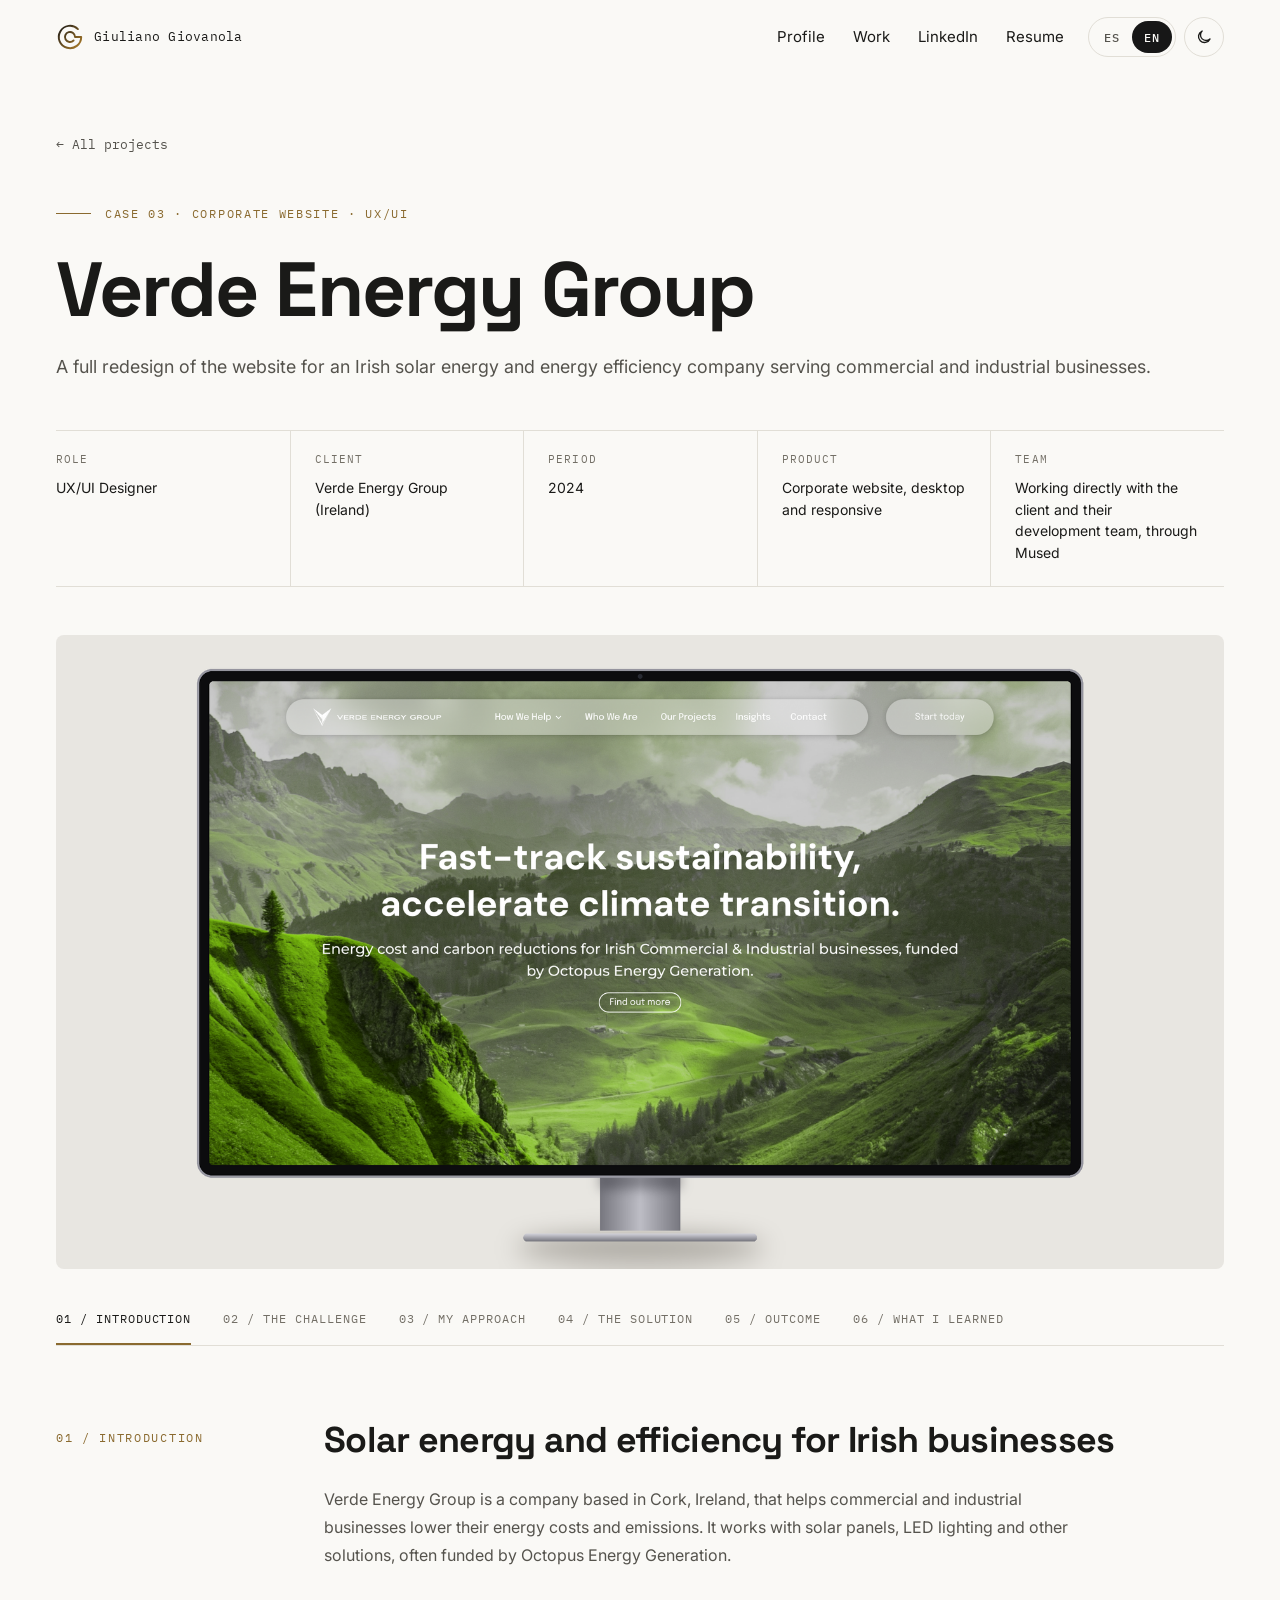
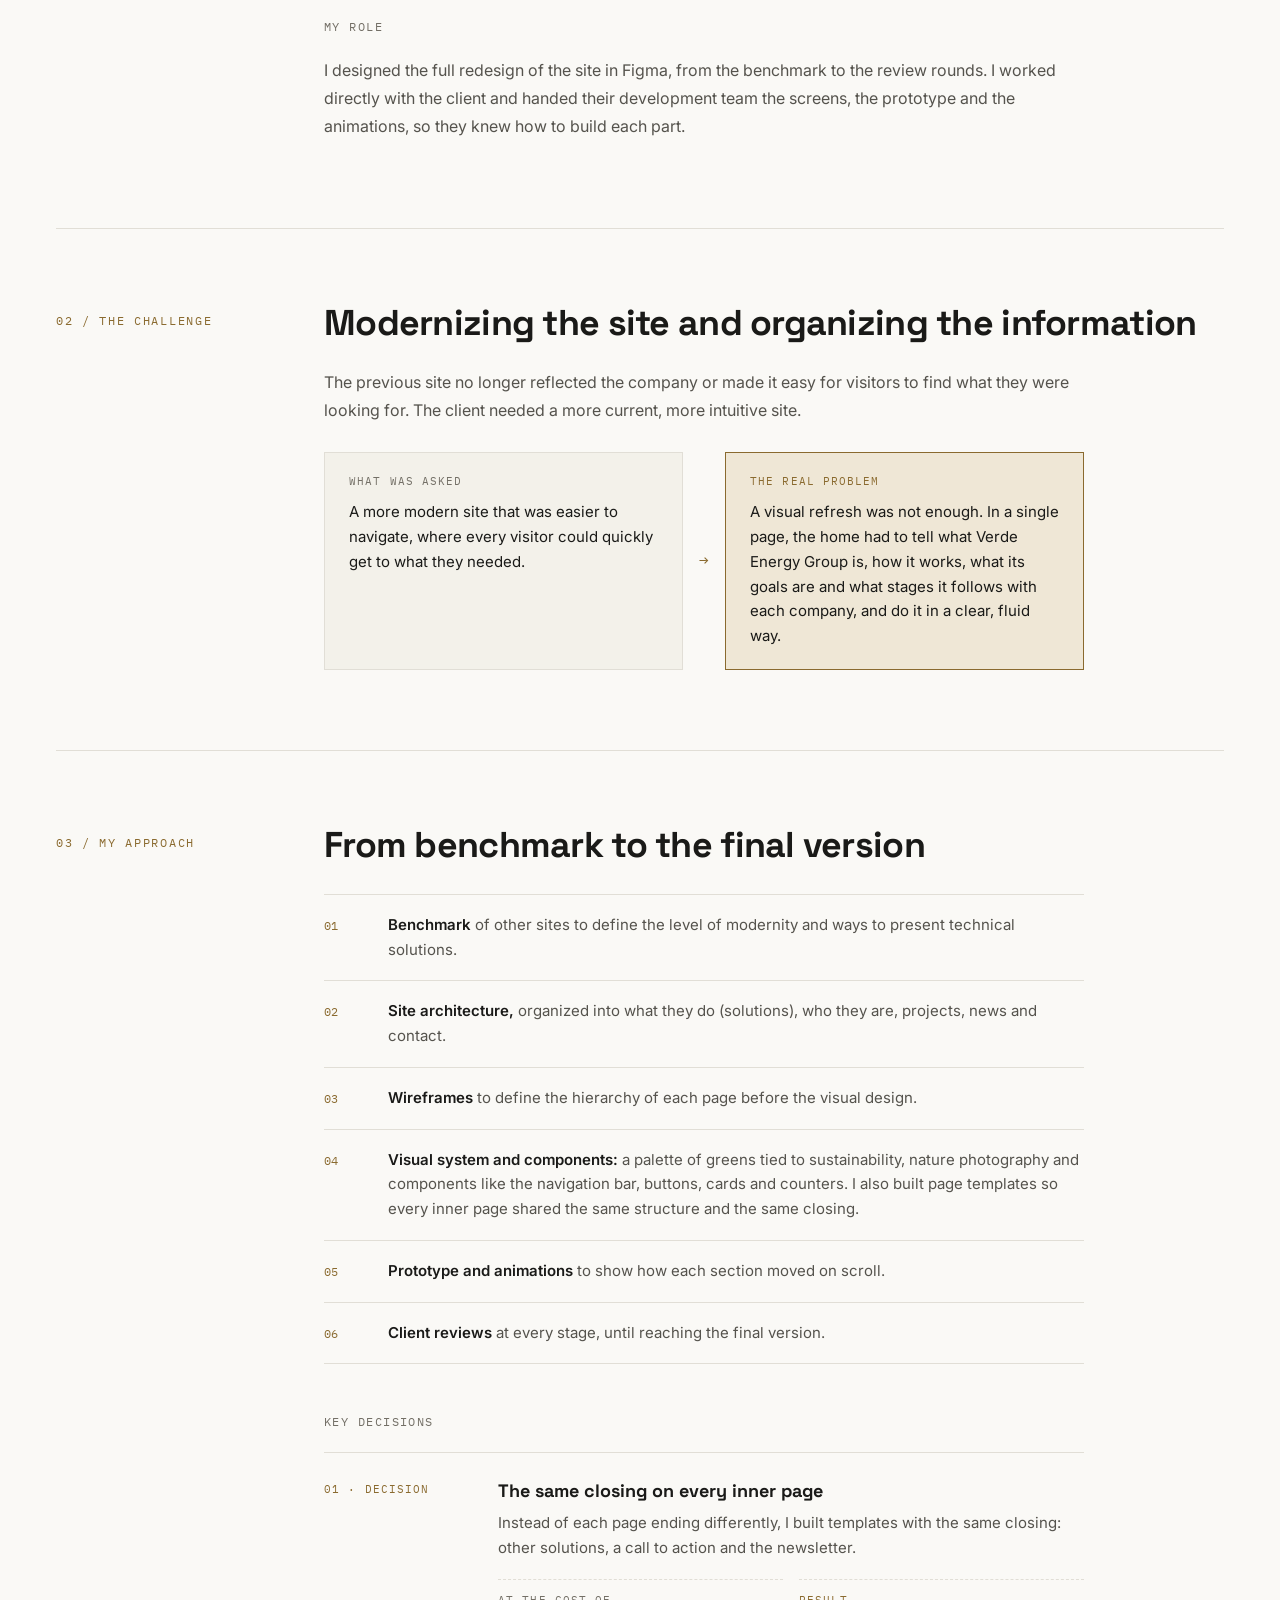
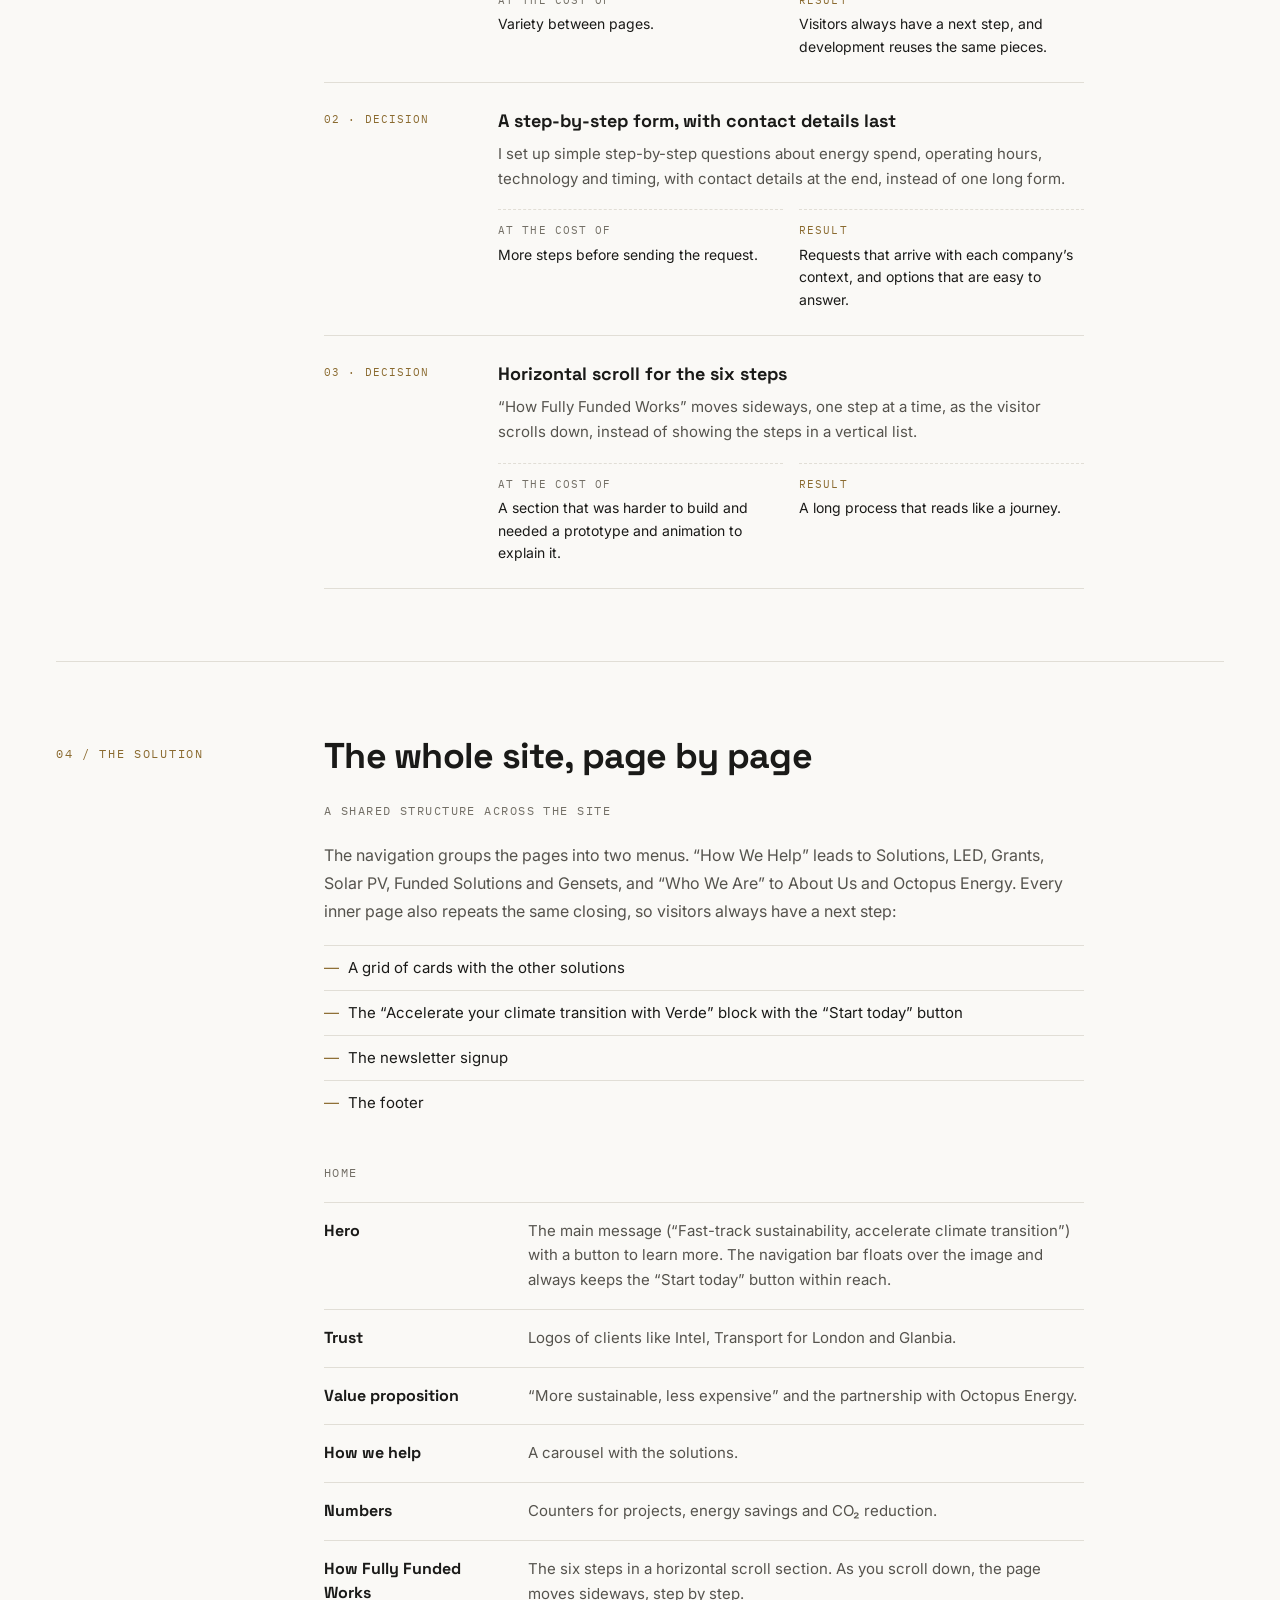
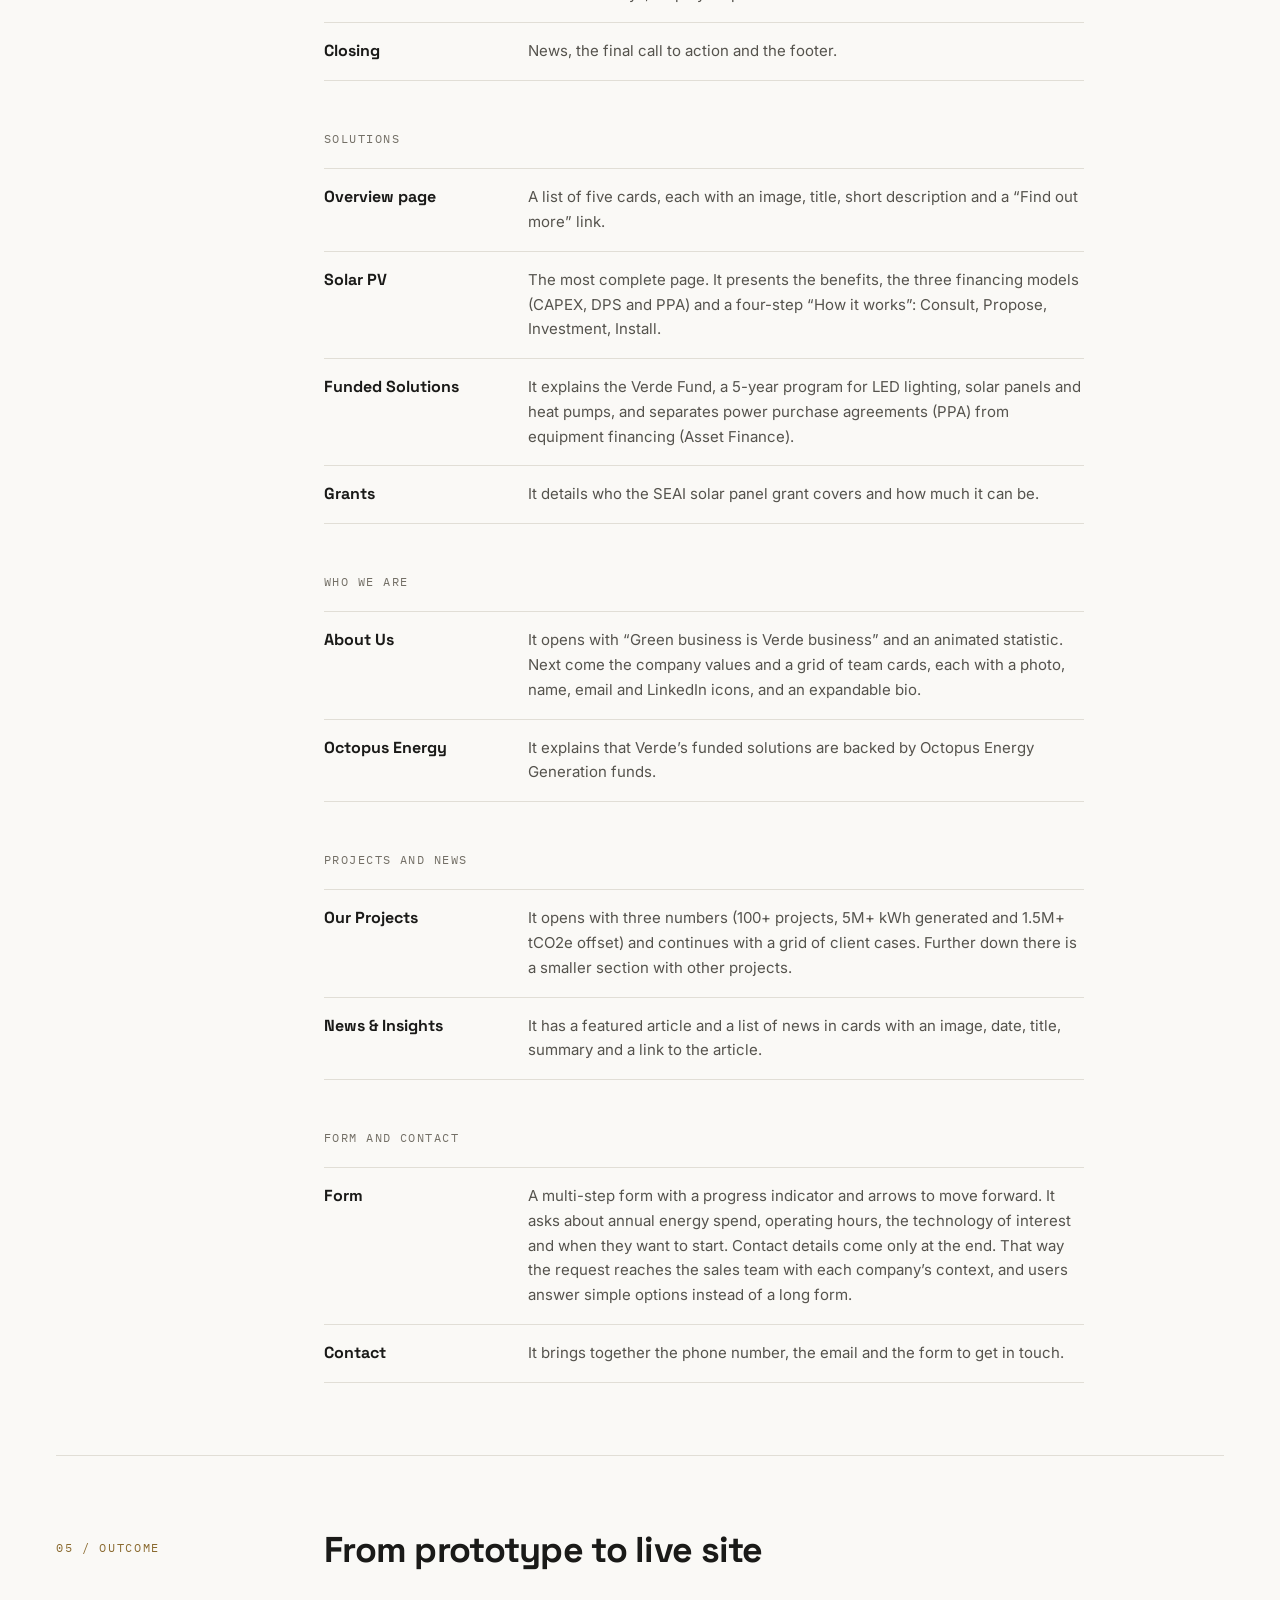
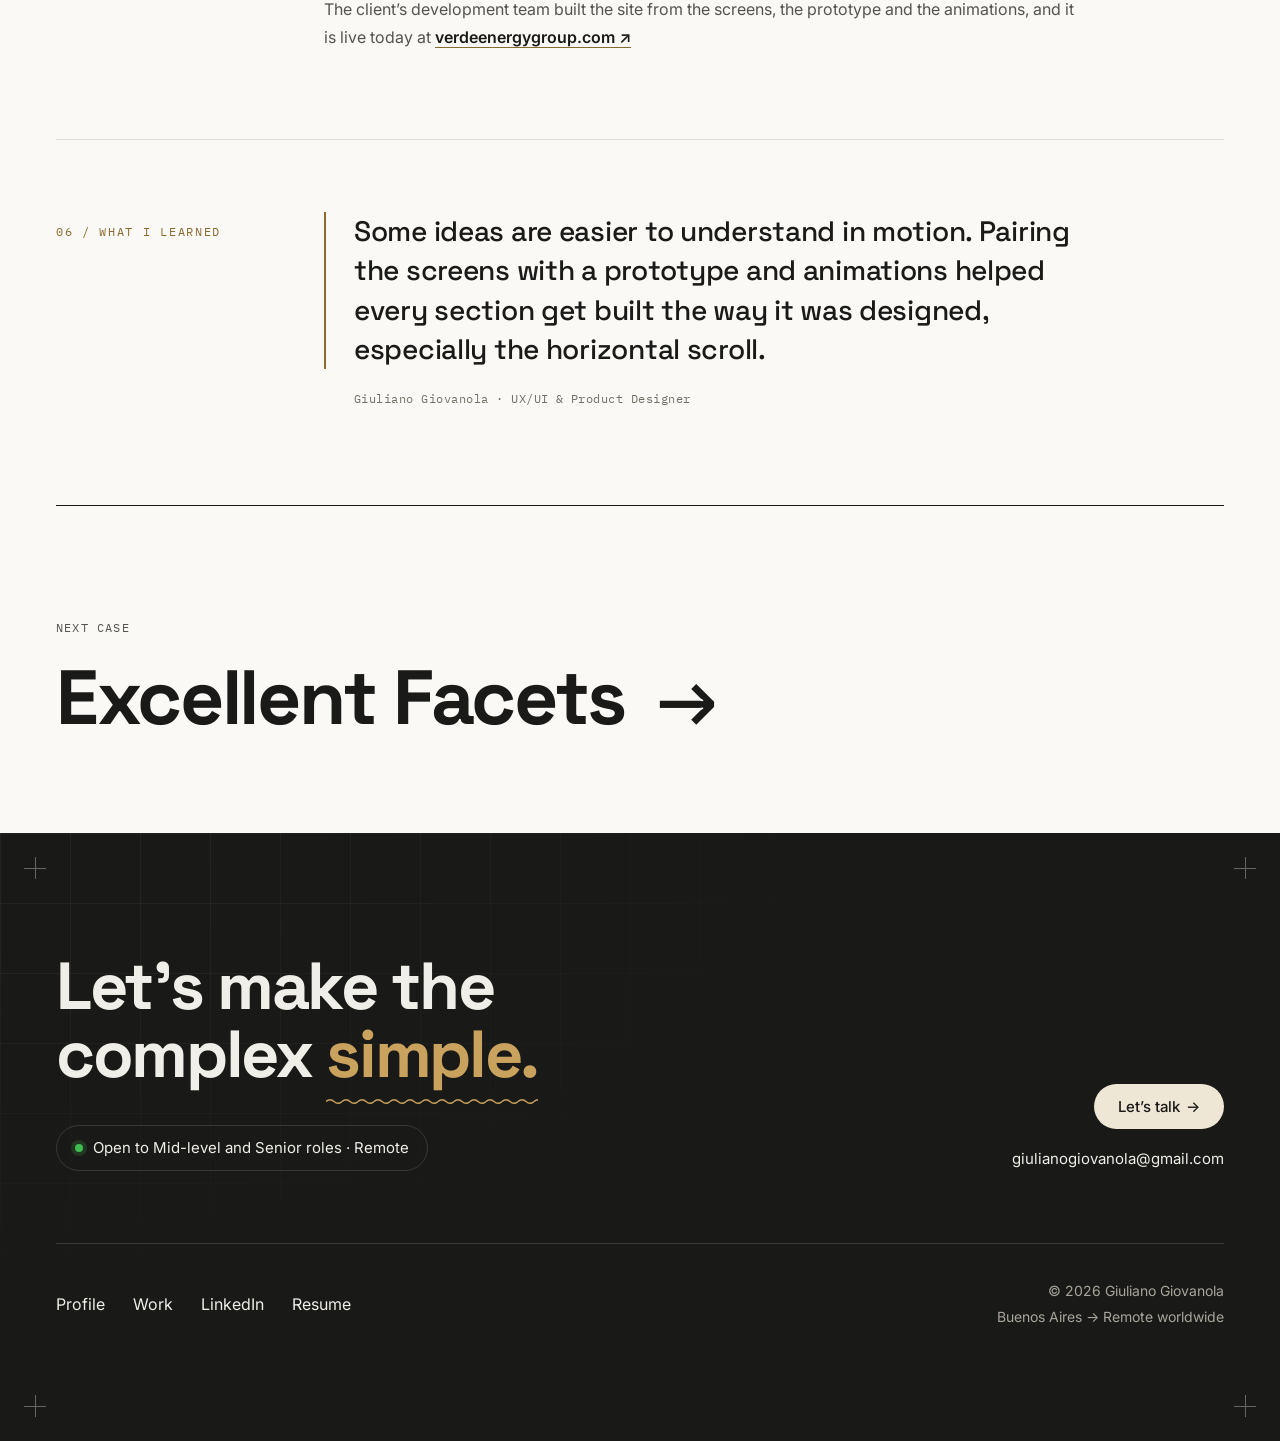
<file: cases/verde-energy-group.html>
<!doctype html>
<html lang="es">
<head>
<meta charset="utf-8">
<meta name="viewport" content="width=device-width, initial-scale=1, viewport-fit=cover">
<meta name="description" content="Verde Energy Group: caso de estudio UX/UI del rediseño de un sitio web corporativo de energía solar. Por Giuliano Giovanola.">
<title>Verde Energy Group · Caso de estudio · Giuliano Giovanola</title>
<link rel="icon" href="../assets/images/favicon-dark.ico" sizes="32x32">
<link rel="icon" type="image/svg+xml" href="../assets/images/gg-favicon-light.svg" data-light="../assets/images/gg-favicon-light.svg" data-dark="../assets/images/gg-favicon-dark.svg">
<link rel="apple-touch-icon" href="../assets/images/apple-touch-icon-dark.png">
<script>try { if (localStorage.getItem('theme') === 'dark') { document.documentElement.setAttribute('data-theme', 'dark'); var fav = document.querySelector('link[rel="icon"][type="image/svg+xml"]'); fav.href = fav.dataset.dark; } } catch (e) {}</script>
<link rel="preconnect" href="https://fonts.googleapis.com">
<link rel="preconnect" href="https://fonts.gstatic.com" crossorigin>
<link rel="stylesheet" href="https://fonts.googleapis.com/css2?family=Space+Grotesk:wght@500;700&family=Inter:wght@400;500;600&family=IBM+Plex+Mono:wght@400;500&display=swap">
<link rel="stylesheet" href="../css/styles.css?v=31">
</head>
<body>
<a class="skip" href="#contenido" data-i18n="skip">Saltar al contenido</a>

<header class="site-header" id="top">
  <div class="wrap topbar">
    <a class="id" href="../index.html#inicio"><img class="id-logo id-logo-light" src="../assets/images/gg-navbar-light.svg" width="28" height="28" alt=""><img class="id-logo id-logo-dark" src="../assets/images/gg-navbar-dark.svg" width="28" height="28" alt=""><span>Giuliano Giovanola</span></a>
    <div class="links">
      <nav class="top-nav" aria-label="Principal" data-i18n-aria="nav.main">
          <a href="../index.html#sobre-mi" data-i18n="footer.profile">Perfil</a>
          <a href="../index.html#trabajo" data-i18n="footer.work">Trabajo</a>
          <a href="https://www.linkedin.com/in/giulianogiovanola" target="_blank" rel="noopener noreferrer">LinkedIn</a>
          <a class="nav-cv" href="../assets/documents/cv-giuliano-giovanola.pdf" download data-i18n="nav.cv">CV</a>
        </nav>
        <div class="controls">
        <div class="lang" role="group" aria-label="Idioma" data-i18n-aria="lang.group">
          <button type="button" data-set-lang="es" aria-pressed="true">ES</button>
          <button type="button" data-set-lang="en" aria-pressed="false">EN</button>
        </div>
        <button type="button" class="theme-btn" aria-pressed="false" aria-label="Modo oscuro" data-i18n-aria="theme.dark">
          <svg class="moon" viewBox="0 0 24 24" fill="none" stroke="currentColor" stroke-width="1.8" stroke-linecap="round" stroke-linejoin="round" aria-hidden="true"><path d="M20 14.5A8 8 0 1 1 9.5 4a6.5 6.5 0 0 0 10.5 10.5Z"/></svg>
          <svg class="sun" viewBox="0 0 24 24" fill="none" stroke="currentColor" stroke-width="1.8" stroke-linecap="round" stroke-linejoin="round" aria-hidden="true"><circle cx="12" cy="12" r="4"/><path d="M12 2v2M12 20v2M4.9 4.9l1.4 1.4M17.7 17.7l1.4 1.4M2 12h2M20 12h2M4.9 19.1l1.4-1.4M17.7 6.3l1.4-1.4"/></svg>
        </button>
      </div>
    </div>
  </div>
</header>

<main id="contenido" class="wrap case">
  <header class="case-hero">
    <a class="case-back" href="../index.html#casos"><span aria-hidden="true">←</span> <span data-i18n="case.back">Todos los proyectos</span></a>
    <p class="eyebrow" data-i18n="v.eyebrow">Caso 03 · Sitio web corporativo · UX/UI</p>
    <h1>Verde Energy Group</h1>
    <p class="case-lead" data-i18n="v.lead">Rediseño completo del sitio de una empresa irlandesa de energía solar y eficiencia energética para empresas comerciales e industriales.</p>
    <dl class="case-facts">
      <div><dt data-i18n="v.f.role.k">Rol</dt><dd>UX/UI Designer</dd></div>
      <div><dt data-i18n="v.f.client.k">Cliente</dt><dd data-i18n="v.f.client">Verde Energy Group (Irlanda)</dd></div>
      <div><dt data-i18n="v.f.period.k">Período</dt><dd>2024</dd></div>
      <div><dt data-i18n="v.f.product.k">Producto</dt><dd data-i18n="v.f.product">Sitio web corporativo, desktop y responsive</dd></div>
      <div><dt data-i18n="v.f.team.k">Equipo</dt><dd data-i18n="v.f.team">Trabajo directo con el cliente y su equipo de desarrollo, desde Mused</dd></div>
    </dl>
  </header>

  <figure class="case-cover">
    <img src="../assets/images/verde-cover-light-1840x1000.png" data-src-dark="../assets/images/verde-cover-dark-1840x1000.png" width="1840" height="1000" alt="Página de inicio del sitio de Verde Energy Group en un monitor" data-i18n-alt="v.cover.alt">
  </figure>

  <nav class="case-toc" aria-label="En este caso" data-i18n-aria="case.toc">
    <ol>
      <li><a href="#v-s1" data-i18n="v.s1.k">01 / Introducción</a></li>
      <li><a href="#v-s2" data-i18n="v.s2.k">02 / El desafío</a></li>
      <li><a href="#v-s3" data-i18n="v.s3.k">03 / Mi enfoque</a></li>
      <li><a href="#v-s4" data-i18n="v.s4.k">04 / La solución</a></li>
      <li><a href="#v-s5" data-i18n="v.s5.k">05 / Resultado</a></li>
      <li><a href="#v-s6" data-i18n="case.learn.k">06 / Qué aprendí</a></li>
    </ol>
  </nav>

  <section class="case-sec" aria-labelledby="v-s1">
    <p class="kicker" data-i18n="v.s1.k">01 / Introducción</p>
    <div class="case-body">
      <h2 id="v-s1" data-i18n="v.s1.t">Energía solar y eficiencia para empresas irlandesas</h2>
      <p data-i18n="v.s1.p">Verde Energy Group es una empresa de Cork, Irlanda, que ayuda a empresas comerciales e industriales a bajar sus costos de energía y sus emisiones. Trabaja con paneles solares, iluminación LED y otras soluciones, muchas veces financiadas por Octopus Energy Generation.</p>
      <h3 class="case-sub" data-i18n="v.role.t">Mi rol</h3>
      <p data-i18n="v.role.p">Diseñé el rediseño completo del sitio en Figma, desde el benchmark hasta las rondas de revisión. Trabajé en contacto directo con el cliente y le entregué a su equipo de desarrollo las pantallas, el prototipo y las animaciones, para que supieran cómo implementar cada parte.</p>
    </div>
  </section>

  <section class="case-sec" aria-labelledby="v-s2">
    <p class="kicker" data-i18n="v.s2.k">02 / El desafío</p>
    <div class="case-body">
      <h2 id="v-s2" data-i18n="v.s2.t">Modernizar el sitio y ordenar la información</h2>
      <p data-i18n="v.s2.p1">El sitio anterior ya no reflejaba a la empresa ni facilitaba encontrar lo que cada visitante buscaba. El cliente necesitaba un sitio más actual e intuitivo.</p>
      <div class="case-reframe">
        <div class="reframe-col">
          <p class="reframe-k" data-i18n="case.ask">Lo que se pidió</p>
          <p data-i18n="v.rf.ask">Un sitio más moderno y más fácil de recorrer, donde cada visitante llegara rápido a lo que necesitaba.</p>
        </div>
        <span class="reframe-arrow" aria-hidden="true">→</span>
        <div class="reframe-col reframe-real">
          <p class="reframe-k" data-i18n="case.real">El problema real</p>
          <p data-i18n="v.rf.real">No alcanzaba con renovar la estética. La home tenía que contar, en una sola página, qué es Verde Energy Group, cómo trabaja, qué objetivos tiene y qué etapas sigue con cada empresa, y hacerlo de forma clara y fluida.</p>
        </div>
      </div>
    </div>
  </section>

  <section class="case-sec" aria-labelledby="v-s3">
    <p class="kicker" data-i18n="v.s3.k">03 / Mi enfoque</p>
    <div class="case-body">
      <h2 id="v-s3" data-i18n="v.s3.t">Del benchmark a la versión final</h2>
      <ol class="case-points">
        <li><span class="num">01</span><p><strong>Benchmark</strong> <span data-i18n="v.s3.1">de otros sitios para definir el nivel de modernidad y las formas de presentar soluciones técnicas.</span></p></li>
        <li><span class="num">02</span><p><strong data-i18n="v.s3.2.b">Arquitectura del sitio,</strong> <span data-i18n="v.s3.2">ordenada en lo que hacen (soluciones), quiénes son, proyectos, novedades y contacto.</span></p></li>
        <li><span class="num">03</span><p><strong>Wireframes</strong> <span data-i18n="v.s3.3">para definir la jerarquía de cada página antes del diseño visual.</span></p></li>
        <li><span class="num">04</span><p><strong data-i18n="v.s3.4.b">Sistema visual y componentes:</strong> <span data-i18n="v.s3.4">una paleta de verdes ligada a la sustentabilidad, fotografía de naturaleza y componentes como la barra de navegación, los botones, las cards y los contadores. También armé plantillas de página para que todas las páginas internas compartieran la misma estructura y el mismo cierre.</span></p></li>
        <li><span class="num">05</span><p><strong data-i18n="v.s3.5.b">Prototipo y animaciones</strong> <span data-i18n="v.s3.5">para mostrar cómo se movía cada sección al hacer scroll.</span></p></li>
        <li><span class="num">06</span><p><strong data-i18n="v.s3.6.b">Revisiones con el cliente</strong> <span data-i18n="v.s3.6">en cada etapa, hasta llegar a la versión final.</span></p></li>
      </ol>

      <h3 class="case-sub" data-i18n="case.dc.sub">Decisiones clave</h3>
      <ol class="case-decisions">
        <li>
          <span class="dec-k"><span>01</span> · <span data-i18n="case.dc.k">Decisión</span></span>
          <h4 data-i18n="v.dc1.t">El mismo cierre en todas las páginas internas</h4>
          <p data-i18n="v.dc1.p">En lugar de que cada página terminara distinto, armé plantillas con el mismo cierre: otras soluciones, un llamado a la acción y el newsletter.</p>
          <dl class="dec-trade">
            <div><dt data-i18n="case.dc.gave">A cambio de</dt><dd data-i18n="v.dc1.gave">Variedad entre páginas.</dd></div>
            <div><dt data-i18n="case.dc.got">Resultado</dt><dd data-i18n="v.dc1.got">El visitante siempre tiene un paso siguiente, y desarrollo reutiliza las mismas piezas.</dd></div>
          </dl>
        </li>
        <li>
          <span class="dec-k"><span>02</span> · <span data-i18n="case.dc.k">Decisión</span></span>
          <h4 data-i18n="v.dc2.t">Un formulario por pasos, con el contacto al final</h4>
          <p data-i18n="v.dc2.p">Armé preguntas simples por pasos sobre el gasto en energía, los horarios, la tecnología y los plazos, con los datos de contacto al final, en lugar de un formulario largo.</p>
          <dl class="dec-trade">
            <div><dt data-i18n="case.dc.gave">A cambio de</dt><dd data-i18n="v.dc2.gave">Más pasos hasta enviar el pedido.</dd></div>
            <div><dt data-i18n="case.dc.got">Resultado</dt><dd data-i18n="v.dc2.got">Pedidos que llegan con el contexto de cada empresa, y opciones fáciles de responder.</dd></div>
          </dl>
        </li>
        <li>
          <span class="dec-k"><span>03</span> · <span data-i18n="case.dc.k">Decisión</span></span>
          <h4 data-i18n="v.dc3.t">Scroll horizontal para los seis pasos</h4>
          <p data-i18n="v.dc3.p">“How Fully Funded Works” avanza de lado, un paso por vez, a medida que el visitante baja, en lugar de mostrar los pasos en una lista vertical.</p>
          <dl class="dec-trade">
            <div><dt data-i18n="case.dc.gave">A cambio de</dt><dd data-i18n="v.dc3.gave">Una sección más compleja de implementar, que necesitó prototipo y animación para explicarse.</dd></div>
            <div><dt data-i18n="case.dc.got">Resultado</dt><dd data-i18n="v.dc3.got">Un proceso largo que se lee como un recorrido.</dd></div>
          </dl>
        </li>
      </ol>
    </div>
  </section>

  <section class="case-sec" aria-labelledby="v-s4">
    <p class="kicker" data-i18n="v.s4.k">04 / La solución</p>
    <div class="case-body">
      <h2 id="v-s4" data-i18n="v.s4.t">Todo el sitio, página por página</h2>

      <h3 class="case-sub case-sub-first" data-i18n="v.s4.g0">Una estructura común para todo el sitio</h3>
      <p data-i18n="v.s4.g0.p">La navegación agrupa las páginas en dos menús. “How We Help” lleva a Solutions, LED, Grants, Solar PV, Funded Solutions y Gensets, y “Who We Are” a About Us y Octopus Energy. Además, cada página interna repite el mismo cierre, así el visitante siempre tiene un paso siguiente:</p>
      <ul class="case-wins case-wins-short">
        <li data-i18n="v.s4.g0.l1">Una grilla de cards con las otras soluciones</li>
        <li data-i18n="v.s4.g0.l2">El bloque “Accelerate your climate transition with Verde” con el botón “Start today”</li>
        <li data-i18n="v.s4.g0.l3">La suscripción al newsletter</li>
        <li data-i18n="v.s4.g0.l4">El footer</li>
      </ul>

      <h3 class="case-sub">Home</h3>
      <dl class="case-defs">
        <div><dt>Hero</dt><dd data-i18n="v.h.1">El mensaje principal (“Fast-track sustainability, accelerate climate transition”) con un botón para saber más. La barra de navegación flota sobre la imagen y tiene siempre a mano el botón “Start today”.</dd></div>
        <div><dt data-i18n="v.h.2.t">Confianza</dt><dd data-i18n="v.h.2">Logos de clientes como Intel, Transport for London y Glanbia.</dd></div>
        <div><dt data-i18n="v.h.3.t">Propuesta de valor</dt><dd data-i18n="v.h.3">“More sustainable, less expensive” y la alianza con Octopus Energy.</dd></div>
        <div><dt>How we help</dt><dd data-i18n="v.h.4">Un carrusel con las soluciones.</dd></div>
        <div><dt data-i18n="v.h.5.t">Números</dt><dd data-i18n="v.h.5">Contadores de proyectos, ahorro de energía y reducción de CO₂.</dd></div>
        <div><dt>How Fully Funded Works</dt><dd data-i18n="v.h.6">Los seis pasos en una sección de scroll horizontal. Al bajar, la página avanza de lado, paso a paso.</dd></div>
        <div><dt data-i18n="v.h.7.t">Cierre</dt><dd data-i18n="v.h.7">Novedades, el llamado final a la acción y el footer.</dd></div>
      </dl>

      <h3 class="case-sub" data-i18n="v.s4.g2">Soluciones</h3>
      <dl class="case-defs">
        <div><dt data-i18n="v.so.1.t">Página general</dt><dd data-i18n="v.so.1">Una lista de cinco cards, cada una con imagen, título, descripción corta y un link “Find out more”.</dd></div>
        <div><dt>Solar PV</dt><dd data-i18n="v.so.2">Es la página más completa. Presenta los beneficios, los tres modelos de financiación (CAPEX, DPS y PPA) y un “How it works” de cuatro pasos: Consult, Propose, Investment, Install.</dd></div>
        <div><dt>Funded Solutions</dt><dd data-i18n="v.so.3">Explica el Verde Fund, un programa de 5 años para iluminación LED, paneles solares y bombas de calor, y separa los acuerdos de compra de energía (PPA) y la financiación de equipos (Asset Finance).</dd></div>
        <div><dt>Grants</dt><dd data-i18n="v.so.4">Detalla a quién cubre el subsidio de SEAI para paneles solares y cuánto puede ser el monto.</dd></div>
      </dl>

      <h3 class="case-sub" data-i18n="v.s4.g3">Quiénes somos</h3>
      <dl class="case-defs">
        <div><dt>About Us</dt><dd data-i18n="v.ab.1">Abre con “Green business is Verde business” y una estadística animada. Después vienen los valores de la empresa y una grilla de tarjetas del equipo, cada una con foto, nombre, íconos de email y LinkedIn, y una bio desplegable.</dd></div>
        <div><dt>Octopus Energy</dt><dd data-i18n="v.ab.2">Explica que las soluciones financiadas de Verde están respaldadas por los fondos de Octopus Energy Generation.</dd></div>
      </dl>

      <h3 class="case-sub" data-i18n="v.s4.g4">Proyectos y novedades</h3>
      <dl class="case-defs">
        <div><dt>Our Projects</dt><dd data-i18n="v.pr.1">Abre con tres números (más de 100 proyectos, más de 5M kWh generados y más de 1.5M tCO2e compensadas) y sigue con una grilla de casos de clientes. Más abajo hay una sección más chica con otros proyectos.</dd></div>
        <div><dt>News &amp; Insights</dt><dd data-i18n="v.pr.2">Tiene un artículo destacado y una lista de novedades en cards con imagen, fecha, título, resumen y link al artículo.</dd></div>
      </dl>

      <h3 class="case-sub" data-i18n="v.s4.g5">Formulario y contacto</h3>
      <dl class="case-defs">
        <div><dt data-i18n="v.fo.1.t">Formulario</dt><dd data-i18n="v.fo.1">Es un formulario de varios pasos, con indicador de progreso y flechas para avanzar. Pregunta el gasto anual en energía, los horarios de operación, la tecnología de interés y cuándo quieren empezar. Recién al final pide los datos de contacto. Así el pedido llega al equipo comercial con el contexto de cada empresa, y el usuario responde opciones simples en lugar de un formulario largo.</dd></div>
        <div><dt data-i18n="v.fo.2.t">Contacto</dt><dd data-i18n="v.fo.2">Reúne el teléfono, el email y el formulario para escribirles.</dd></div>
      </dl>
    </div>
  </section>

  <section class="case-sec" aria-labelledby="v-s5">
    <p class="kicker" data-i18n="v.s5.k">05 / Resultado</p>
    <div class="case-body">
      <h2 id="v-s5" data-i18n="v.s5.t">Del prototipo al sitio publicado</h2>
      <p><span data-i18n="v.s5.p">El equipo de desarrollo del cliente implementó el sitio a partir de las pantallas, el prototipo y las animaciones, y hoy está publicado en</span> <a class="case-ext" href="https://verdeenergygroup.com" target="_blank" rel="noopener noreferrer">verdeenergygroup.com ↗</a></p>
    </div>
  </section>

  <section class="case-sec" aria-labelledby="v-s6">
    <p class="kicker" id="v-s6" data-i18n="case.learn.k">06 / Qué aprendí</p>
    <div class="case-body">
      <figure class="case-learn">
        <blockquote><p data-i18n="v.learn">Hay ideas que se entienden mejor en movimiento. Acompañar las pantallas con un prototipo y animaciones ayudó a que cada sección se implementara como estaba pensada, sobre todo el scroll horizontal.</p></blockquote>
        <figcaption>Giuliano Giovanola · UX/UI &amp; Product Designer</figcaption>
      </figure>
    </div>
  </section>

  <nav class="case-nav" aria-label="Casos" data-i18n-aria="case.nav">
    <a class="next-case" href="excellent-facets.html">
      <span class="next-case-k" data-i18n="case.next">Siguiente caso</span>
      <span class="next-case-t">Excellent Facets <span class="next-case-arrow" aria-hidden="true">→</span></span>
    </a>
  </nav>
</main>

<div class="end-band" id="contacto">
  <span class="cross tl" aria-hidden="true"></span>
  <span class="cross tr" aria-hidden="true"></span>
  <span class="cross bl" aria-hidden="true"></span>
  <span class="cross br" aria-hidden="true"></span>
  <div class="wrap">
    <section class="contact" aria-labelledby="contact-title">
      <div class="contact-main">
        <div class="contact-copy">
          <h2 id="contact-title" class="contact-big"><span data-i18n="contact.t1">Hagamos que lo complejo sea</span> <span class="wavy" data-i18n="contact.t2">simple.</span></h2>
          <p class="avail"><span class="avail-dot" aria-hidden="true"></span><span data-i18n="contact.avail">Abierto a roles Semi Senior y Senior · Remoto</span></p>
        </div>
        <div class="contact-cta">
          <button type="button" class="cta-btn" data-copy="giulianogiovanola@gmail.com" aria-label="Hablemos: copiar email" data-i18n-aria="contact.cta.aria"><span class="cta-label" data-i18n="contact.cta">Hablemos</span><span class="cta-arrow" aria-hidden="true">→</span><span class="cta-done" aria-hidden="true"><svg viewBox="0 0 24 24" fill="none" stroke="currentColor" stroke-width="2.2" stroke-linecap="round" stroke-linejoin="round"><path d="m5 12 5 5 9-10"/></svg><span data-i18n="talk.copied">Email copiado</span></span></button>
          <span class="visually-hidden cta-status" role="status"></span>
          <a class="contact-mail" href="mailto:giulianogiovanola@gmail.com">giulianogiovanola@gmail.com</a>
        </div>
      </div>
    </section>
    <footer class="end-foot">
      <nav class="foot-nav" aria-label="Pie de página" data-i18n-aria="footer.nav">
        <a href="../index.html#sobre-mi" data-i18n="footer.profile">Perfil</a>
        <a href="../index.html#trabajo" data-i18n="footer.work">Trabajo</a>
        <a href="https://www.linkedin.com/in/giulianogiovanola" target="_blank" rel="noopener noreferrer">LinkedIn</a>
        <a href="../assets/documents/cv-giuliano-giovanola.pdf" download data-i18n="nav.cv">CV</a>
      </nav>
      <div class="foot-meta">
        <span>© 2026 Giuliano Giovanola</span>
        <span data-i18n="footer.location">Buenos Aires → Remoto en todo el mundo</span>
      </div>
    </footer>
  </div>
</div>
<div class="talk">
  <a class="talk-link" href="#contacto"><img class="talk-avatar" src="../assets/images/foto-perfil-128.jpg?v=5" width="44" height="44" alt=""><span data-i18n="talk">Hablemos</span></a>
  <button type="button" class="talk-copy" data-copy="giulianogiovanola@gmail.com" aria-label="Copiar email" data-i18n-aria="contact.copy.aria">
    <svg class="talk-icon-mail" viewBox="0 0 24 24" fill="none" stroke="currentColor" stroke-width="1.8" stroke-linecap="round" stroke-linejoin="round" aria-hidden="true"><rect x="3" y="5" width="18" height="14" rx="2"/><path d="m3 7 9 6 9-6"/></svg>
    <svg class="talk-icon-check" viewBox="0 0 24 24" fill="none" stroke="currentColor" stroke-width="2" stroke-linecap="round" stroke-linejoin="round" aria-hidden="true"><path d="m5 12 5 5 9-10"/></svg>
    <span class="talk-tip" aria-hidden="true"><span class="tip-idle" data-i18n="contact.copy.aria">Copiar email</span><span class="tip-done" data-i18n="talk.copied">Email copiado</span></span>
  </button>
  <span class="visually-hidden talk-status" role="status"></span>
</div>
<a class="to-top" href="#" aria-label="Volver arriba" data-i18n-aria="contact.top"><svg viewBox="0 0 24 24" fill="none" stroke="currentColor" stroke-width="2" stroke-linecap="round" stroke-linejoin="round" aria-hidden="true"><path d="M12 19V5"/><path d="m6 11 6-6 6 6"/></svg></a>
<script src="../js/i18n-verde.js?v=2"></script>
<script src="../js/main.js?v=31"></script>
</body>
</html>
</file>
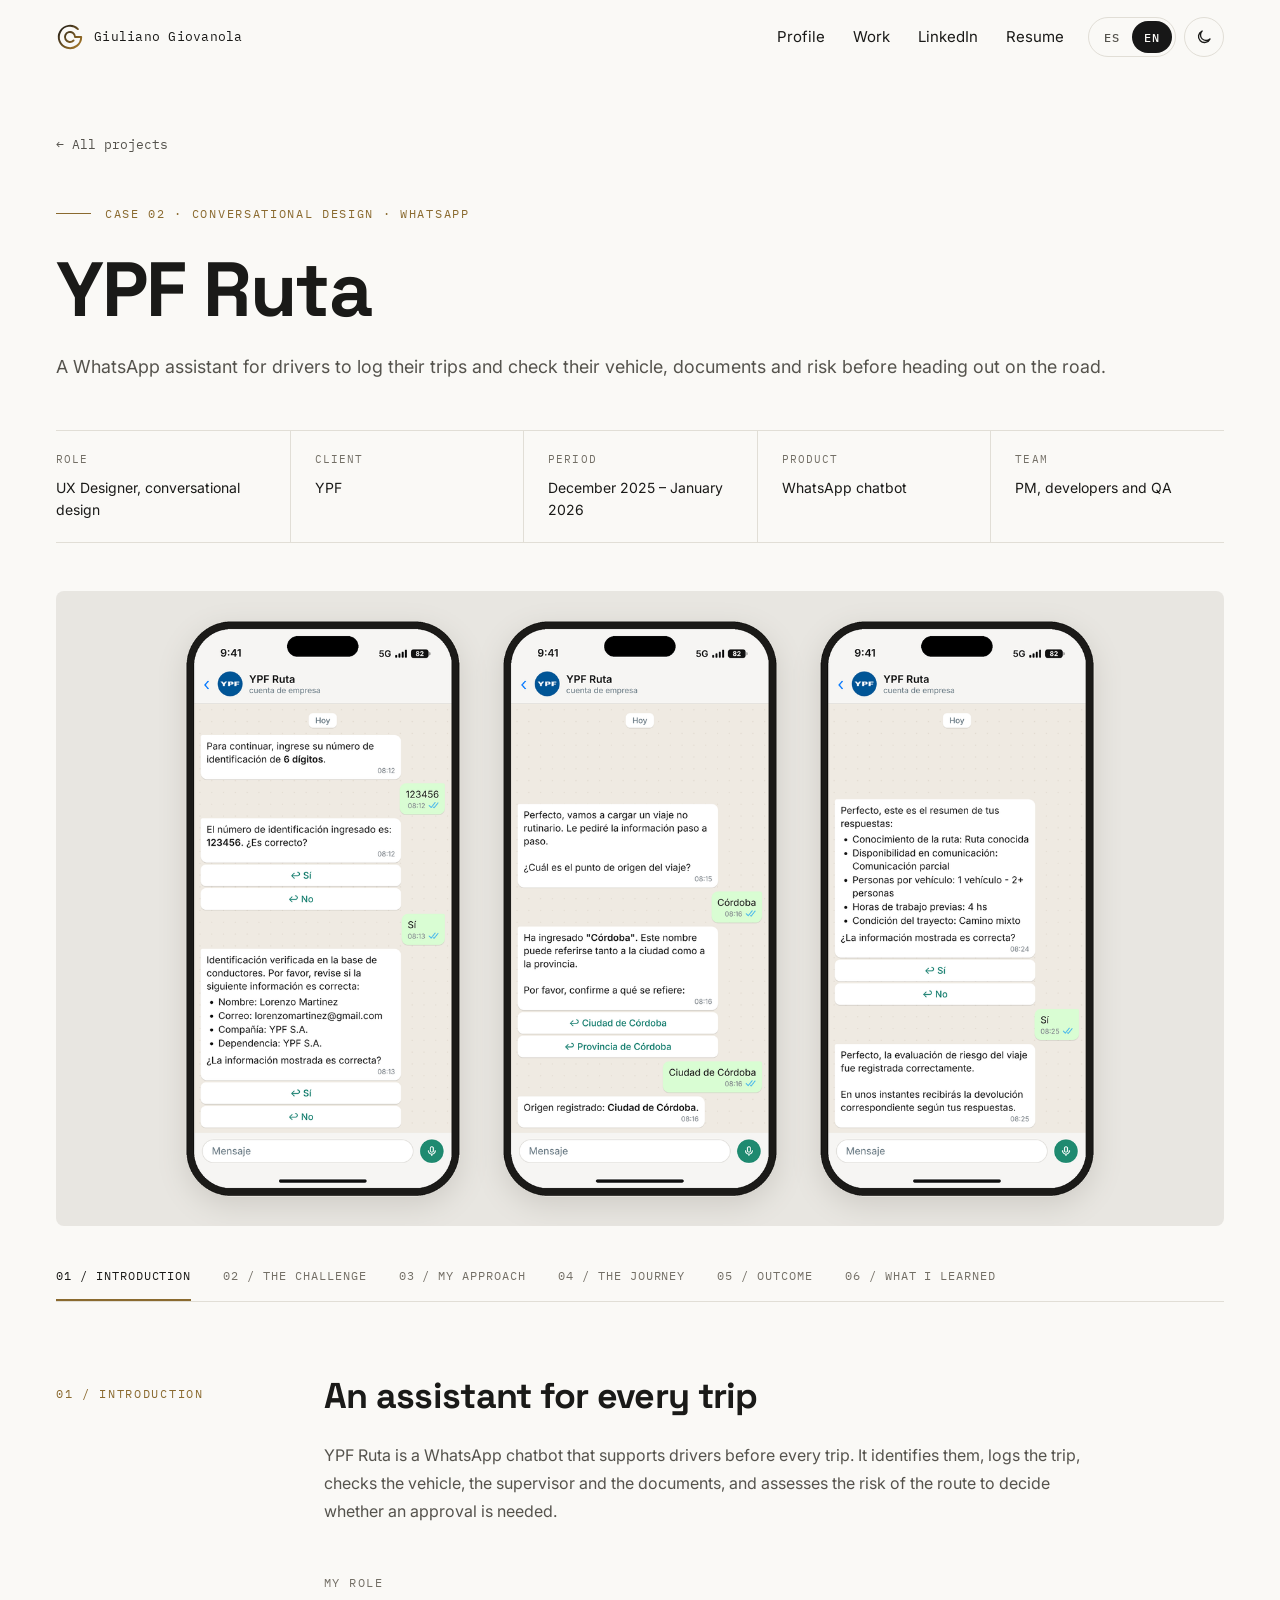
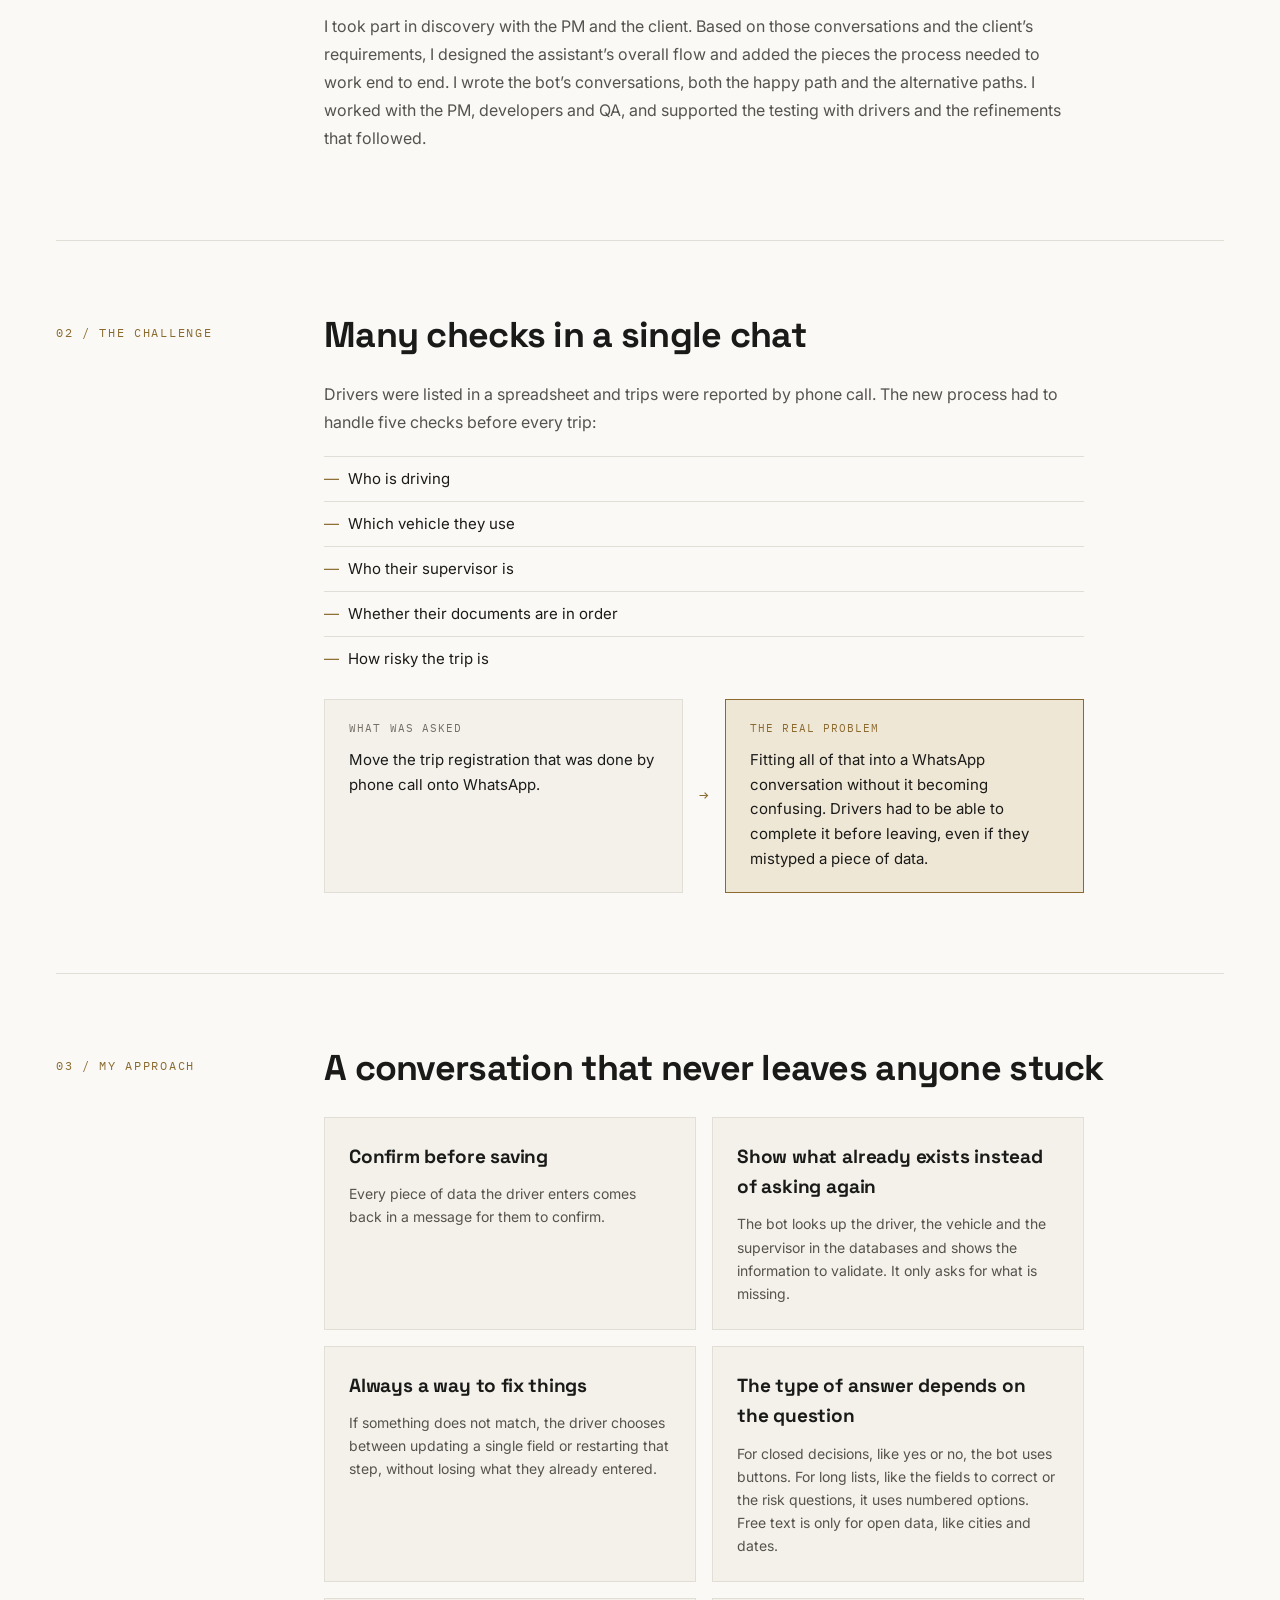
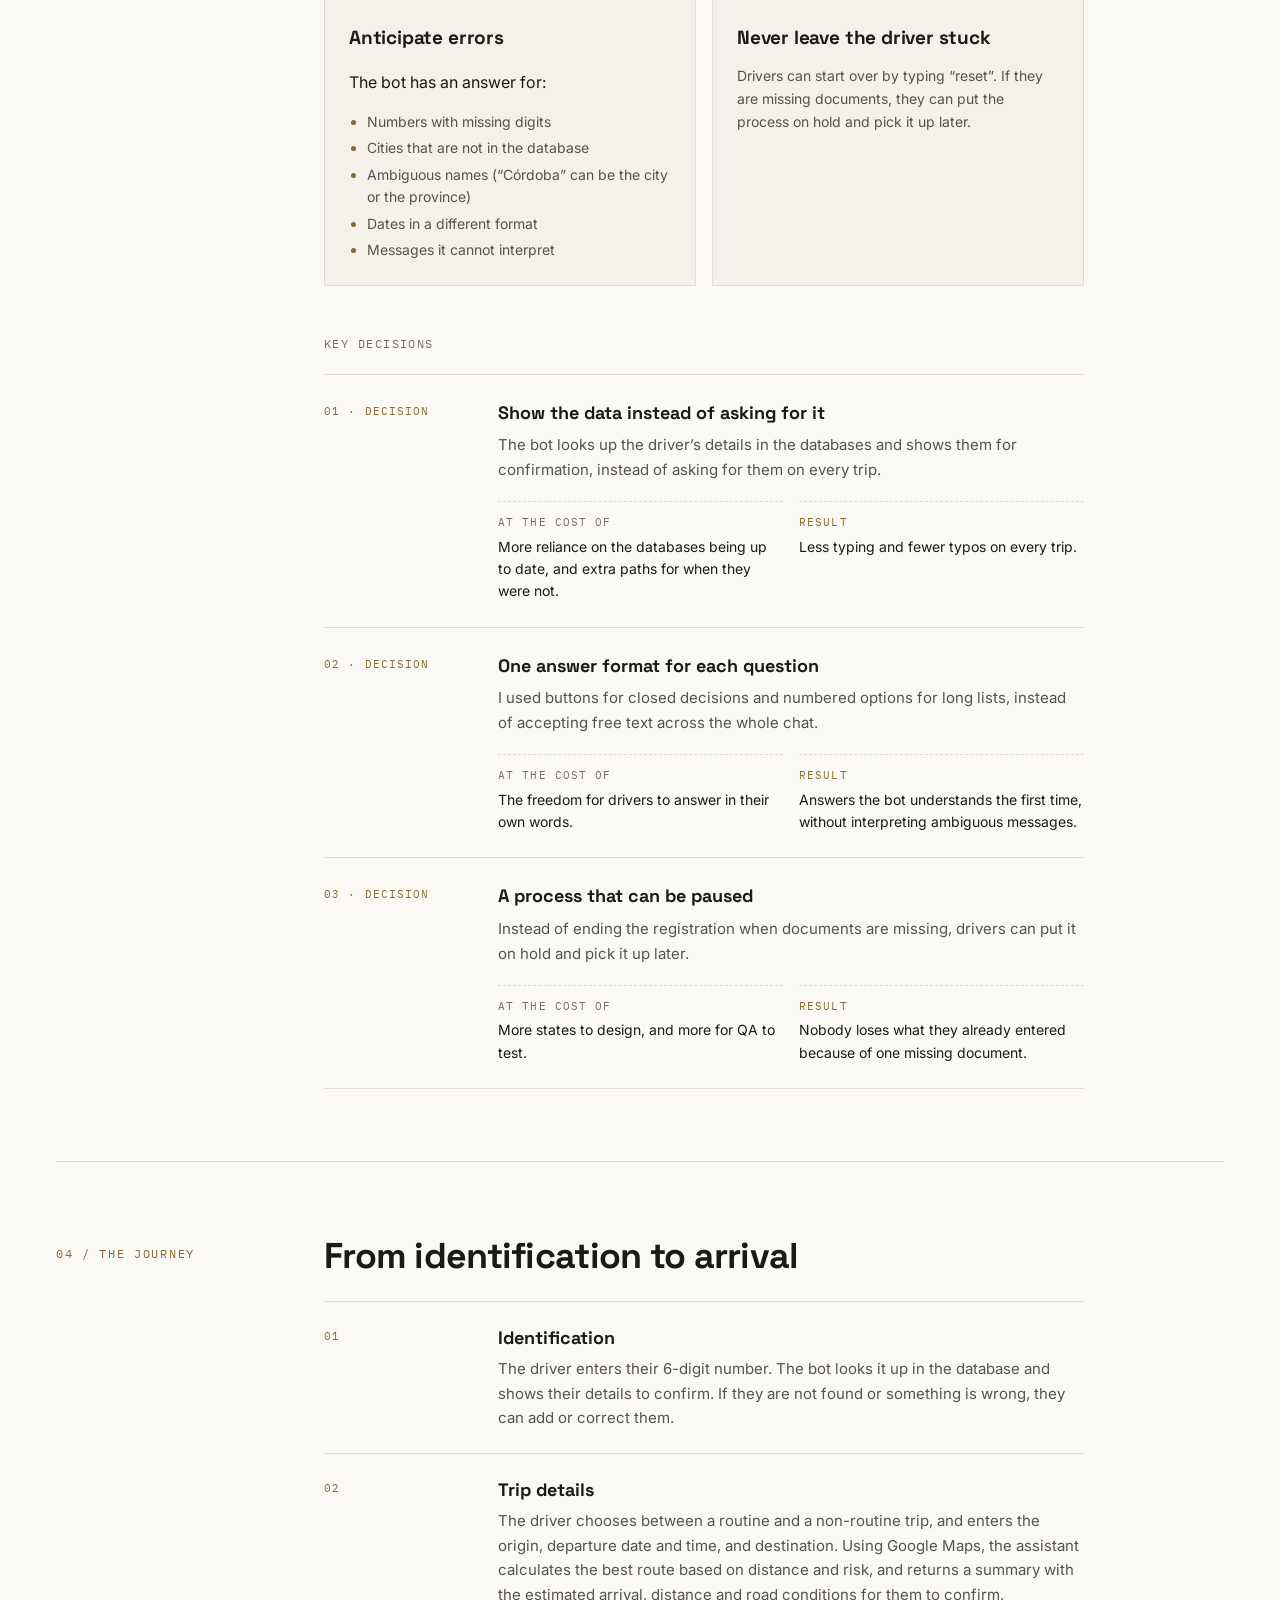
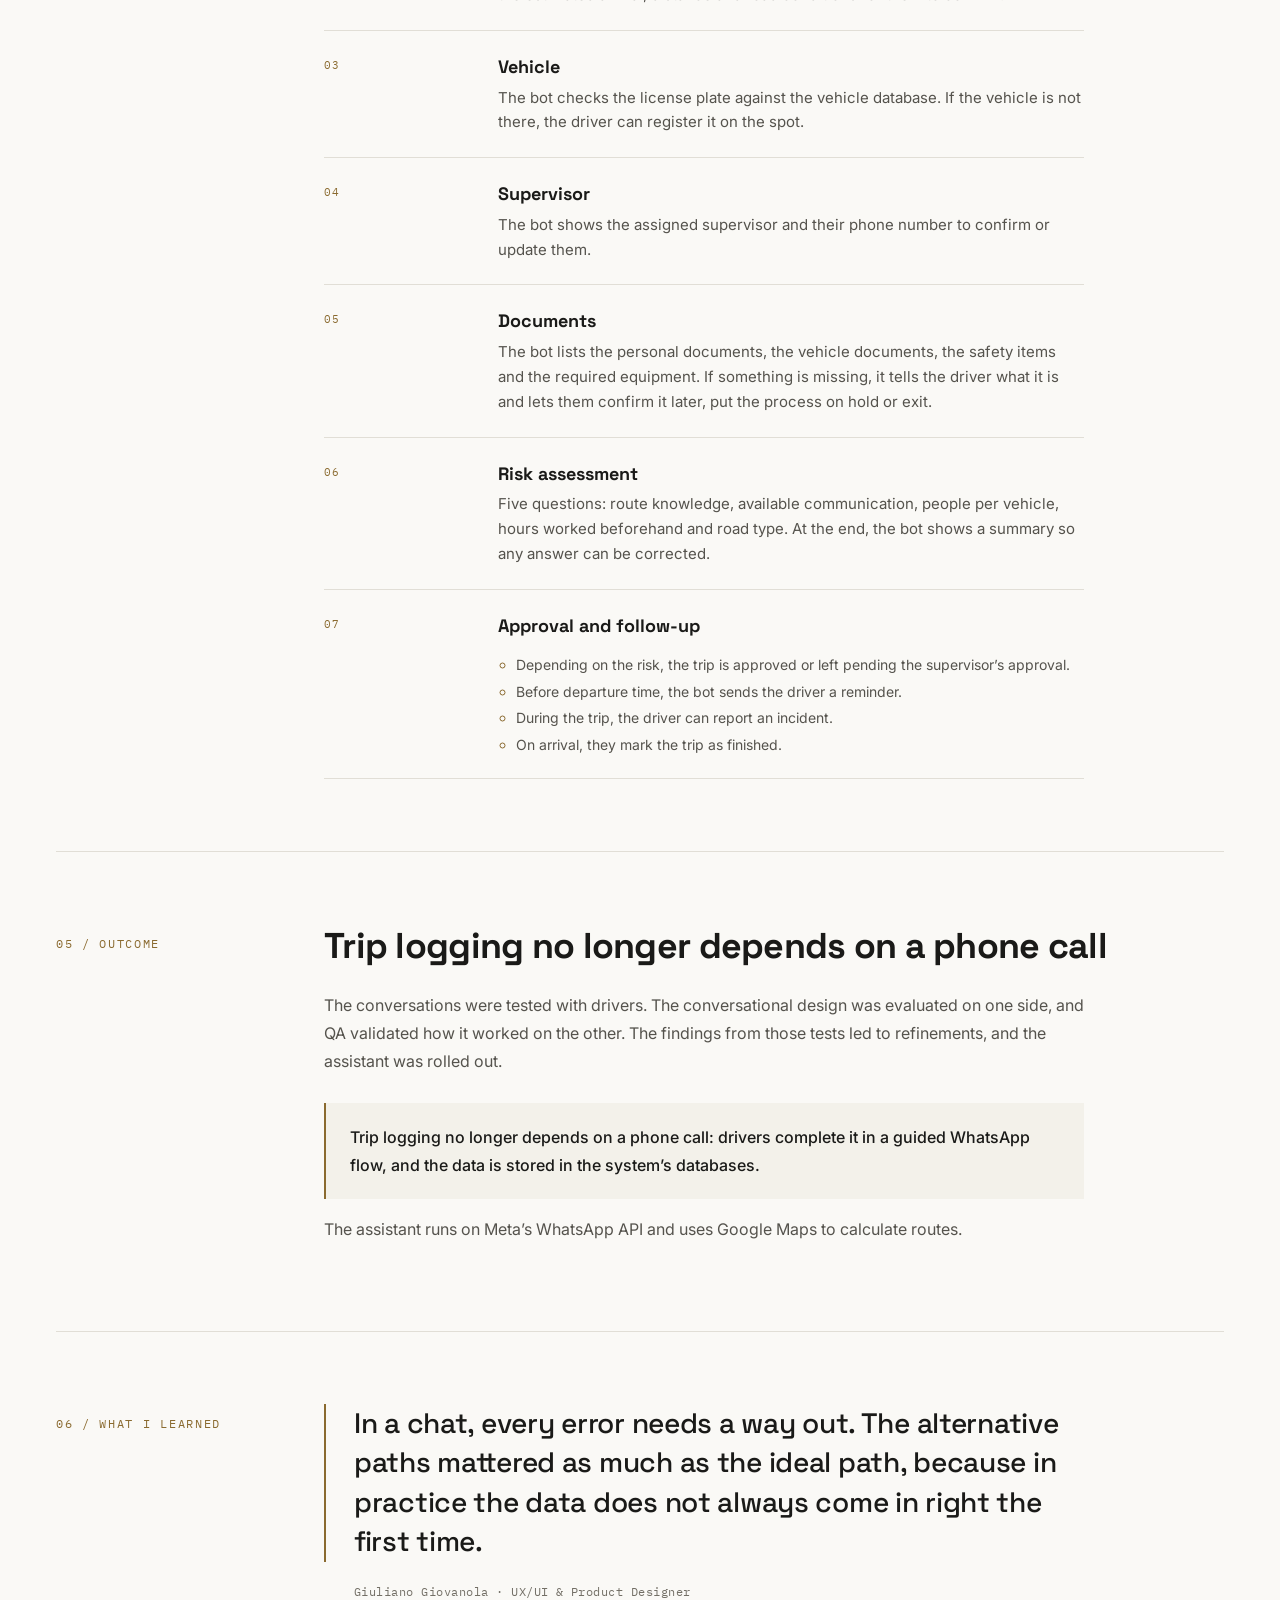
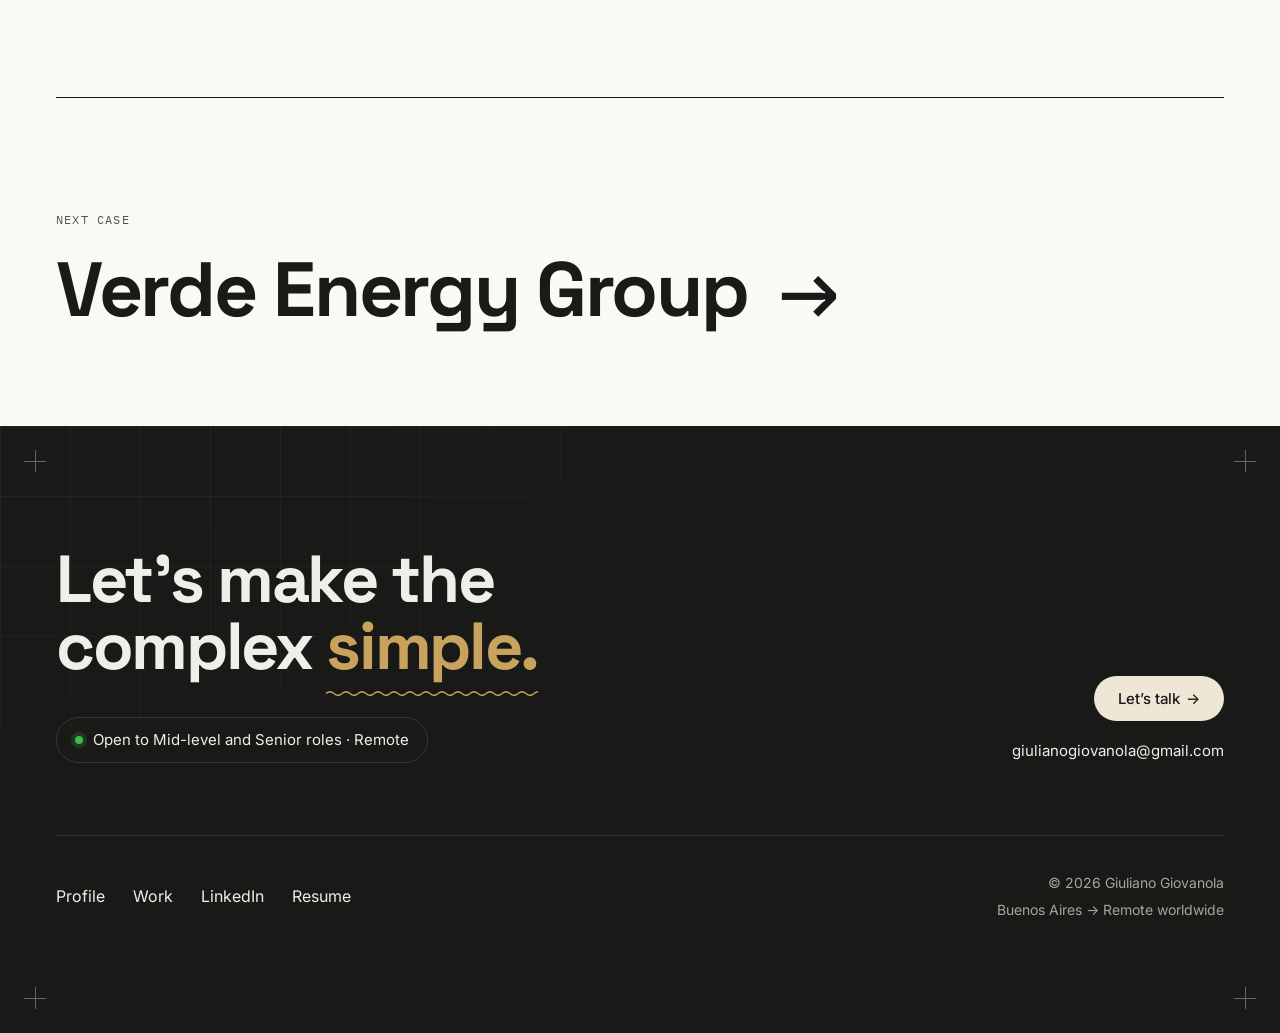
<file: cases/ypf-ruta.html>
<!doctype html>
<html lang="es">
<head>
<meta charset="utf-8">
<meta name="viewport" content="width=device-width, initial-scale=1, viewport-fit=cover">
<meta name="description" content="YPF Ruta: caso de estudio de diseño conversacional de un chatbot de WhatsApp para conductores. Por Giuliano Giovanola.">
<title>YPF Ruta · Caso de estudio · Giuliano Giovanola</title>
<link rel="icon" href="../assets/images/favicon-dark.ico" sizes="32x32">
<link rel="icon" type="image/svg+xml" href="../assets/images/gg-favicon-light.svg" data-light="../assets/images/gg-favicon-light.svg" data-dark="../assets/images/gg-favicon-dark.svg">
<link rel="apple-touch-icon" href="../assets/images/apple-touch-icon-dark.png">
<script>try { if (localStorage.getItem('theme') === 'dark') { document.documentElement.setAttribute('data-theme', 'dark'); var fav = document.querySelector('link[rel="icon"][type="image/svg+xml"]'); fav.href = fav.dataset.dark; } } catch (e) {}</script>
<link rel="preconnect" href="https://fonts.googleapis.com">
<link rel="preconnect" href="https://fonts.gstatic.com" crossorigin>
<link rel="stylesheet" href="https://fonts.googleapis.com/css2?family=Space+Grotesk:wght@500;700&family=Inter:wght@400;500;600&family=IBM+Plex+Mono:wght@400;500&display=swap">
<link rel="stylesheet" href="../css/styles.css?v=31">
</head>
<body>
<a class="skip" href="#contenido" data-i18n="skip">Saltar al contenido</a>

<header class="site-header" id="top">
  <div class="wrap topbar">
    <a class="id" href="../index.html#inicio"><img class="id-logo id-logo-light" src="../assets/images/gg-navbar-light.svg" width="28" height="28" alt=""><img class="id-logo id-logo-dark" src="../assets/images/gg-navbar-dark.svg" width="28" height="28" alt=""><span>Giuliano Giovanola</span></a>
    <div class="links">
      <nav class="top-nav" aria-label="Principal" data-i18n-aria="nav.main">
          <a href="../index.html#sobre-mi" data-i18n="footer.profile">Perfil</a>
          <a href="../index.html#trabajo" data-i18n="footer.work">Trabajo</a>
          <a href="https://www.linkedin.com/in/giulianogiovanola" target="_blank" rel="noopener noreferrer">LinkedIn</a>
          <a class="nav-cv" href="../assets/documents/cv-giuliano-giovanola.pdf" download data-i18n="nav.cv">CV</a>
        </nav>
        <div class="controls">
        <div class="lang" role="group" aria-label="Idioma" data-i18n-aria="lang.group">
          <button type="button" data-set-lang="es" aria-pressed="true">ES</button>
          <button type="button" data-set-lang="en" aria-pressed="false">EN</button>
        </div>
        <button type="button" class="theme-btn" aria-pressed="false" aria-label="Modo oscuro" data-i18n-aria="theme.dark">
          <svg class="moon" viewBox="0 0 24 24" fill="none" stroke="currentColor" stroke-width="1.8" stroke-linecap="round" stroke-linejoin="round" aria-hidden="true"><path d="M20 14.5A8 8 0 1 1 9.5 4a6.5 6.5 0 0 0 10.5 10.5Z"/></svg>
          <svg class="sun" viewBox="0 0 24 24" fill="none" stroke="currentColor" stroke-width="1.8" stroke-linecap="round" stroke-linejoin="round" aria-hidden="true"><circle cx="12" cy="12" r="4"/><path d="M12 2v2M12 20v2M4.9 4.9l1.4 1.4M17.7 17.7l1.4 1.4M2 12h2M20 12h2M4.9 19.1l1.4-1.4M17.7 6.3l1.4-1.4"/></svg>
        </button>
      </div>
    </div>
  </div>
</header>

<main id="contenido" class="wrap case">
  <header class="case-hero">
    <a class="case-back" href="../index.html#casos"><span aria-hidden="true">←</span> <span data-i18n="case.back">Todos los proyectos</span></a>
    <p class="eyebrow" data-i18n="y.eyebrow">Caso 02 · Diseño conversacional · WhatsApp</p>
    <h1>YPF Ruta</h1>
    <p class="case-lead" data-i18n="y.lead">Asistente de WhatsApp para que los conductores registren sus viajes y validen vehículo, documentación y riesgo antes de salir a la ruta.</p>
    <dl class="case-facts">
      <div><dt data-i18n="y.f.role.k">Rol</dt><dd data-i18n="y.f.role">UX Designer, diseño conversacional</dd></div>
      <div><dt data-i18n="y.f.client.k">Cliente</dt><dd>YPF</dd></div>
      <div><dt data-i18n="y.f.period.k">Período</dt><dd data-i18n="y.f.period">Diciembre 2025 – Enero 2026</dd></div>
      <div><dt data-i18n="y.f.product.k">Producto</dt><dd data-i18n="y.f.product">Chatbot de WhatsApp</dd></div>
      <div><dt data-i18n="y.f.team.k">Equipo</dt><dd data-i18n="y.f.team">PM, desarrolladores y QA</dd></div>
    </dl>
  </header>

  <figure class="case-cover">
    <img src="../assets/images/ypf-cover-light-1840x1000.png" data-src-dark="../assets/images/ypf-cover-dark-1840x1000.png" width="1840" height="1000" alt="Tres pantallas de la conversación de YPF Ruta en WhatsApp: identificación del conductor, carga del origen del viaje y resumen de la evaluación de riesgo" data-i18n-alt="y.cover.alt">
  </figure>

  <nav class="case-toc" aria-label="En este caso" data-i18n-aria="case.toc">
    <ol>
      <li><a href="#y-s1" data-i18n="y.s1.k">01 / Introducción</a></li>
      <li><a href="#y-s2" data-i18n="y.s2.k">02 / El desafío</a></li>
      <li><a href="#y-s3" data-i18n="y.s3.k">03 / Mi enfoque</a></li>
      <li><a href="#y-s4" data-i18n="y.s4.k">04 / El recorrido</a></li>
      <li><a href="#y-s5" data-i18n="y.s5.k">05 / Resultado</a></li>
      <li><a href="#y-s6" data-i18n="case.learn.k">06 / Qué aprendí</a></li>
    </ol>
  </nav>

  <section class="case-sec" aria-labelledby="y-s1">
    <p class="kicker" data-i18n="y.s1.k">01 / Introducción</p>
    <div class="case-body">
      <h2 id="y-s1" data-i18n="y.s1.t">Un asistente que acompaña cada viaje</h2>
      <p data-i18n="y.s1.p">YPF Ruta es un chatbot de WhatsApp que acompaña a los conductores antes de cada viaje. Los identifica, registra el viaje, valida el vehículo, el supervisor y la documentación, y evalúa el riesgo del trayecto para definir si hace falta una aprobación.</p>
      <h3 class="case-sub" data-i18n="y.role.t">Mi rol</h3>
      <p data-i18n="y.role.p">Participé del discovery con el PM y el cliente. A partir de esas conversaciones y de los requerimientos del cliente, diseñé el flujo general del asistente y sumé las partes que el proceso necesitaba para funcionar completo. Escribí las conversaciones del bot, tanto el camino ideal como los caminos alternativos. Trabajé con el PM, los desarrolladores y QA, y acompañé las pruebas con conductores y los ajustes posteriores.</p>
    </div>
  </section>

  <section class="case-sec" aria-labelledby="y-s2">
    <p class="kicker" data-i18n="y.s2.k">02 / El desafío</p>
    <div class="case-body">
      <h2 id="y-s2" data-i18n="y.s2.t">Muchas validaciones en un solo chat</h2>
      <p data-i18n="y.s2.p1">Los conductores estaban registrados en una planilla y los viajes se informaban por llamada. El nuevo proceso tenía que resolver cinco validaciones antes de cada viaje:</p>
      <ul class="case-wins case-wins-short">
        <li data-i18n="y.s2.l1">Quién maneja</li>
        <li data-i18n="y.s2.l2">Qué vehículo usa</li>
        <li data-i18n="y.s2.l3">Quién es su supervisor</li>
        <li data-i18n="y.s2.l4">Si tiene la documentación en regla</li>
        <li data-i18n="y.s2.l5">Qué tan riesgoso es el viaje</li>
      </ul>
      <div class="case-reframe">
        <div class="reframe-col">
          <p class="reframe-k" data-i18n="case.ask">Lo que se pidió</p>
          <p data-i18n="y.rf.ask">Pasar a WhatsApp el registro de viajes que se hacía por llamada.</p>
        </div>
        <span class="reframe-arrow" aria-hidden="true">→</span>
        <div class="reframe-col reframe-real">
          <p class="reframe-k" data-i18n="case.real">El problema real</p>
          <p data-i18n="y.rf.real">Que todo eso entrara en una conversación de WhatsApp sin volverse confusa. El conductor tenía que poder completarla antes de salir, aunque se equivocara al escribir un dato.</p>
        </div>
      </div>
    </div>
  </section>

  <section class="case-sec" aria-labelledby="y-s3">
    <p class="kicker" data-i18n="y.s3.k">03 / Mi enfoque</p>
    <div class="case-body">
      <h2 id="y-s3" data-i18n="y.s3.t">Una conversación que no deja a nadie trabado</h2>
      <div class="case-cards">
        <article class="case-card">
          <h3 data-i18n="y.s3.c1.t">Confirmar antes de guardar</h3>
          <p data-i18n="y.s3.c1.p">Cada dato que ingresa el conductor vuelve en un mensaje para que lo confirme.</p>
        </article>
        <article class="case-card">
          <h3 data-i18n="y.s3.c2.t">Mostrar lo que ya existe en lugar de pedirlo de nuevo</h3>
          <p data-i18n="y.s3.c2.p">El bot busca al conductor, al vehículo y al supervisor en las bases de datos y muestra la información para validarla. Solo pide los datos que faltan.</p>
        </article>
        <article class="case-card">
          <h3 data-i18n="y.s3.c3.t">Siempre una salida para corregir</h3>
          <p data-i18n="y.s3.c3.p">Si algo no coincide, el conductor elige entre actualizar un dato puntual o empezar ese paso de nuevo, sin perder lo que ya cargó.</p>
        </article>
        <article class="case-card">
          <h3 data-i18n="y.s3.c4.t">El tipo de respuesta según la pregunta</h3>
          <p data-i18n="y.s3.c4.p">Para decisiones cerradas, como sí o no, el bot usa botones. Para listas largas, como los datos a corregir o las preguntas de riesgo, usa opciones numeradas. Y el texto libre queda solo para datos abiertos, como ciudades y fechas.</p>
        </article>
        <article class="case-card">
          <h3 data-i18n="y.s3.c5.t">Anticipar los errores</h3>
          <p data-i18n="y.s3.c5.p">El bot tiene respuesta para:</p>
          <ul class="case-mini">
            <li data-i18n="y.s3.c5.l1">Números con dígitos de menos</li>
            <li data-i18n="y.s3.c5.l2">Ciudades que no existen en la base</li>
            <li data-i18n="y.s3.c5.l3">Nombres ambiguos (“Córdoba” puede ser la ciudad o la provincia)</li>
            <li data-i18n="y.s3.c5.l4">Fechas en otro formato</li>
            <li data-i18n="y.s3.c5.l5">Mensajes que no puede interpretar</li>
          </ul>
        </article>
        <article class="case-card">
          <h3 data-i18n="y.s3.c6.t">No dejar al conductor trabado</h3>
          <p data-i18n="y.s3.c6.p">El conductor puede reiniciar escribiendo “reset”. Si le falta documentación, puede dejar el proceso en espera y retomarlo más tarde.</p>
        </article>
      </div>

      <h3 class="case-sub" data-i18n="case.dc.sub">Decisiones clave</h3>
      <ol class="case-decisions">
        <li>
          <span class="dec-k"><span>01</span> · <span data-i18n="case.dc.k">Decisión</span></span>
          <h4 data-i18n="y.dc1.t">Mostrar los datos en lugar de pedirlos</h4>
          <p data-i18n="y.dc1.p">El bot busca los datos del conductor en las bases y se los muestra para que los confirme, en lugar de pedírselos en cada viaje.</p>
          <dl class="dec-trade">
            <div><dt data-i18n="case.dc.gave">A cambio de</dt><dd data-i18n="y.dc1.gave">Más dependencia de que las bases estuvieran al día, y caminos extra para cuando no lo estaban.</dd></div>
            <div><dt data-i18n="case.dc.got">Resultado</dt><dd data-i18n="y.dc1.got">Menos texto para escribir y menos errores de tipeo en cada viaje.</dd></div>
          </dl>
        </li>
        <li>
          <span class="dec-k"><span>02</span> · <span data-i18n="case.dc.k">Decisión</span></span>
          <h4 data-i18n="y.dc2.t">Un formato de respuesta para cada pregunta</h4>
          <p data-i18n="y.dc2.p">Usé botones para las decisiones cerradas y opciones numeradas para las listas largas, en lugar de aceptar texto libre en todo el chat.</p>
          <dl class="dec-trade">
            <div><dt data-i18n="case.dc.gave">A cambio de</dt><dd data-i18n="y.dc2.gave">Libertad para que el conductor responda con sus palabras.</dd></div>
            <div><dt data-i18n="case.dc.got">Resultado</dt><dd data-i18n="y.dc2.got">Respuestas que el bot entiende a la primera, sin interpretar mensajes ambiguos.</dd></div>
          </dl>
        </li>
        <li>
          <span class="dec-k"><span>03</span> · <span data-i18n="case.dc.k">Decisión</span></span>
          <h4 data-i18n="y.dc3.t">Un proceso que se puede pausar</h4>
          <p data-i18n="y.dc3.p">En lugar de cortar el registro cuando falta documentación, el conductor puede dejarlo en espera y retomarlo más tarde.</p>
          <dl class="dec-trade">
            <div><dt data-i18n="case.dc.gave">A cambio de</dt><dd data-i18n="y.dc3.gave">Más estados que diseñar y que QA tenía que probar.</dd></div>
            <div><dt data-i18n="case.dc.got">Resultado</dt><dd data-i18n="y.dc3.got">Nadie pierde lo que ya cargó por un papel que le falta.</dd></div>
          </dl>
        </li>
      </ol>
    </div>
  </section>

  <section class="case-sec" aria-labelledby="y-s4">
    <p class="kicker" data-i18n="y.s4.k">04 / El recorrido</p>
    <div class="case-body">
      <h2 id="y-s4" data-i18n="y.s4.t">De la identificación a la llegada</h2>
      <ol class="case-steps">
        <li>
          <span class="step-k">01</span>
          <h3 data-i18n="y.s4.1.t">Identificación</h3>
          <p data-i18n="y.s4.1.p">El conductor ingresa su número de 6 dígitos. El bot lo busca en la base y le muestra sus datos para confirmar. Si no existe o algo está mal, puede cargarlos o corregirlos.</p>
        </li>
        <li>
          <span class="step-k">02</span>
          <h3 data-i18n="y.s4.2.t">Carga del viaje</h3>
          <p data-i18n="y.s4.2.p">El conductor elige entre viaje rutinario y no rutinario, e indica origen, fecha y hora de salida y destino. Con Google Maps, el asistente calcula la mejor ruta según la distancia y el riesgo, y le devuelve un resumen con la llegada estimada, la distancia y las condiciones del camino para que lo confirme.</p>
        </li>
        <li>
          <span class="step-k">03</span>
          <h3 data-i18n="y.s4.3.t">Vehículo</h3>
          <p data-i18n="y.s4.3.p">El bot valida el dominio en la base de vehículos. Si el vehículo no está, el conductor puede registrarlo en el momento.</p>
        </li>
        <li>
          <span class="step-k">04</span>
          <h3 data-i18n="y.s4.4.t">Supervisor</h3>
          <p data-i18n="y.s4.4.p">El bot muestra el supervisor asociado y su teléfono para confirmarlos o actualizarlos.</p>
        </li>
        <li>
          <span class="step-k">05</span>
          <h3 data-i18n="y.s4.5.t">Documentación</h3>
          <p data-i18n="y.s4.5.p">El bot lista la documentación personal, la del vehículo, los elementos de seguridad y el equipamiento obligatorio. Si falta algo, le indica al conductor qué le falta y le deja confirmarlo más tarde, poner el proceso en espera o salir.</p>
        </li>
        <li>
          <span class="step-k">06</span>
          <h3 data-i18n="y.s4.6.t">Evaluación de riesgo</h3>
          <p data-i18n="y.s4.6.p">Son cinco preguntas: conocimiento de la ruta, comunicación disponible, personas por vehículo, horas de trabajo previas y tipo de camino. Al final, el bot muestra un resumen para corregir cualquier respuesta.</p>
        </li>
        <li>
          <span class="step-k">07</span>
          <h3 data-i18n="y.s4.7.t">Aprobación y seguimiento</h3>
          <ul class="case-mini">
            <li data-i18n="y.s4.7.l1">Según el riesgo, el viaje queda aprobado o pendiente de aprobación del supervisor.</li>
            <li data-i18n="y.s4.7.l2">Antes de la hora de salida, el bot le envía un recordatorio al conductor.</li>
            <li data-i18n="y.s4.7.l3">Durante el viaje, el conductor puede reportar un incidente.</li>
            <li data-i18n="y.s4.7.l4">Al llegar, indica la finalización.</li>
          </ul>
        </li>
      </ol>
    </div>
  </section>

  <section class="case-sec" aria-labelledby="y-s5">
    <p class="kicker" data-i18n="y.s5.k">05 / Resultado</p>
    <div class="case-body">
      <h2 id="y-s5" data-i18n="y.s5.t">Un registro que ya no depende de una llamada</h2>
      <p data-i18n="y.s5.p1">Las conversaciones se probaron con conductores. Por un lado se evaluó el diseño conversacional, y por otro QA validó el funcionamiento. Con lo que surgió de esas pruebas se hicieron ajustes y el asistente se implementó.</p>
      <p class="case-callout" data-i18n="y.s5.p2">Ahora el registro del viaje ya no depende de una llamada: el conductor lo completa en un flujo guiado por WhatsApp, y los datos quedan cargados en las bases del sistema.</p>
      <p data-i18n="y.s5.p3">El asistente funciona sobre la API de WhatsApp de Meta y usa Google Maps para calcular las rutas.</p>
    </div>
  </section>

  <section class="case-sec" aria-labelledby="y-s6">
    <p class="kicker" id="y-s6" data-i18n="case.learn.k">06 / Qué aprendí</p>
    <div class="case-body">
      <figure class="case-learn">
        <blockquote><p data-i18n="y.learn">En un chat, cada error necesita una salida. Los caminos alternativos fueron tan importantes como el camino ideal, porque en la práctica los datos no siempre llegan bien a la primera.</p></blockquote>
        <figcaption>Giuliano Giovanola · UX/UI &amp; Product Designer</figcaption>
      </figure>
    </div>
  </section>

  <nav class="case-nav" aria-label="Casos" data-i18n-aria="case.nav">
    <a class="next-case" href="verde-energy-group.html">
      <span class="next-case-k" data-i18n="case.next">Siguiente caso</span>
      <span class="next-case-t">Verde Energy Group <span class="next-case-arrow" aria-hidden="true">→</span></span>
    </a>
  </nav>
</main>

<div class="end-band" id="contacto">
  <span class="cross tl" aria-hidden="true"></span>
  <span class="cross tr" aria-hidden="true"></span>
  <span class="cross bl" aria-hidden="true"></span>
  <span class="cross br" aria-hidden="true"></span>
  <div class="wrap">
    <section class="contact" aria-labelledby="contact-title">
      <div class="contact-main">
        <div class="contact-copy">
          <h2 id="contact-title" class="contact-big"><span data-i18n="contact.t1">Hagamos que lo complejo sea</span> <span class="wavy" data-i18n="contact.t2">simple.</span></h2>
          <p class="avail"><span class="avail-dot" aria-hidden="true"></span><span data-i18n="contact.avail">Abierto a roles Semi Senior y Senior · Remoto</span></p>
        </div>
        <div class="contact-cta">
          <button type="button" class="cta-btn" data-copy="giulianogiovanola@gmail.com" aria-label="Hablemos: copiar email" data-i18n-aria="contact.cta.aria"><span class="cta-label" data-i18n="contact.cta">Hablemos</span><span class="cta-arrow" aria-hidden="true">→</span><span class="cta-done" aria-hidden="true"><svg viewBox="0 0 24 24" fill="none" stroke="currentColor" stroke-width="2.2" stroke-linecap="round" stroke-linejoin="round"><path d="m5 12 5 5 9-10"/></svg><span data-i18n="talk.copied">Email copiado</span></span></button>
          <span class="visually-hidden cta-status" role="status"></span>
          <a class="contact-mail" href="mailto:giulianogiovanola@gmail.com">giulianogiovanola@gmail.com</a>
        </div>
      </div>
    </section>
    <footer class="end-foot">
      <nav class="foot-nav" aria-label="Pie de página" data-i18n-aria="footer.nav">
        <a href="../index.html#sobre-mi" data-i18n="footer.profile">Perfil</a>
        <a href="../index.html#trabajo" data-i18n="footer.work">Trabajo</a>
        <a href="https://www.linkedin.com/in/giulianogiovanola" target="_blank" rel="noopener noreferrer">LinkedIn</a>
        <a href="../assets/documents/cv-giuliano-giovanola.pdf" download data-i18n="nav.cv">CV</a>
      </nav>
      <div class="foot-meta">
        <span>© 2026 Giuliano Giovanola</span>
        <span data-i18n="footer.location">Buenos Aires → Remoto en todo el mundo</span>
      </div>
    </footer>
  </div>
</div>
<div class="talk">
  <a class="talk-link" href="#contacto"><img class="talk-avatar" src="../assets/images/foto-perfil-128.jpg?v=5" width="44" height="44" alt=""><span data-i18n="talk">Hablemos</span></a>
  <button type="button" class="talk-copy" data-copy="giulianogiovanola@gmail.com" aria-label="Copiar email" data-i18n-aria="contact.copy.aria">
    <svg class="talk-icon-mail" viewBox="0 0 24 24" fill="none" stroke="currentColor" stroke-width="1.8" stroke-linecap="round" stroke-linejoin="round" aria-hidden="true"><rect x="3" y="5" width="18" height="14" rx="2"/><path d="m3 7 9 6 9-6"/></svg>
    <svg class="talk-icon-check" viewBox="0 0 24 24" fill="none" stroke="currentColor" stroke-width="2" stroke-linecap="round" stroke-linejoin="round" aria-hidden="true"><path d="m5 12 5 5 9-10"/></svg>
    <span class="talk-tip" aria-hidden="true"><span class="tip-idle" data-i18n="contact.copy.aria">Copiar email</span><span class="tip-done" data-i18n="talk.copied">Email copiado</span></span>
  </button>
  <span class="visually-hidden talk-status" role="status"></span>
</div>
<a class="to-top" href="#" aria-label="Volver arriba" data-i18n-aria="contact.top"><svg viewBox="0 0 24 24" fill="none" stroke="currentColor" stroke-width="2" stroke-linecap="round" stroke-linejoin="round" aria-hidden="true"><path d="M12 19V5"/><path d="m6 11 6-6 6 6"/></svg></a>
<script src="../js/i18n-ypf.js?v=2"></script>
<script src="../js/main.js?v=31"></script>
</body>
</html>
</file>
<file: css/styles.css>
/* Layout: barra superior en monoespaciada, hero tipográfico con grilla tenue a la derecha, barra de datos en tres celdas, secciones en índice */
:root {
  --bg: #FAF9F6;
  --surface: #EFEDE7;
  --band: #F3F1EA;
  --fg: #1A1A18;
  --muted: #55534D;
  --faint: #736F66;
  --line: #E1DED6;
  --grid: rgba(26, 26, 24, 0.06);
  --accent: #8A6A2F;
  --gold-soft: #EFE7D6;
  --ink: #171717;
  --on-ink: #FAF9F6;
  --font-display: "Space Grotesk", "Helvetica Neue", Arial, sans-serif;
  --font-body: "Inter", system-ui, -apple-system, "Segoe UI", sans-serif;
  --font-mono: "IBM Plex Mono", ui-monospace, "SF Mono", Menlo, Consolas, monospace;
  color-scheme: light;
}

/* Modo oscuro: solo cuando la persona lo elige con el botón (el sitio arranca en modo claro) */
:root[data-theme="dark"] {
  --bg: #141413;
  --surface: #1D1C1A;
  --band: #1A1917;
  --fg: #F0EEE8;
  --muted: #A8A59C;
  --faint: #8F8B82;
  --line: #2B2A27;
  --grid: rgba(240, 238, 232, 0.06);
  --accent: #C9A25E;
  --gold-soft: #2E2920;
  --ink: #F0EEE8;
  --on-ink: #141413;
  color-scheme: dark;
}

* {
  box-sizing: border-box;
}

html {
  scroll-behavior: smooth;
  scroll-padding-top: 90px;
}

body {
  margin: 0;
  background: var(--bg);
  color: var(--fg);
  font-family: var(--font-body);
  font-size: 16px;
  line-height: 1.6;
  overflow-x: hidden;
}

a {
  color: inherit;
}

a:focus-visible {
  outline: 2px solid var(--accent);
  outline-offset: 3px;
  border-radius: 2px;
}

.wrap {
  width: 100%;
  max-width: 1200px;
  margin: 0 auto;
  padding-left: max(16px, env(safe-area-inset-left, 0px));
  padding-right: max(16px, env(safe-area-inset-right, 0px));
}

.skip {
  position: absolute;
  left: 16px;
  top: -60px;
  background: var(--ink);
  color: var(--on-ink);
  padding: 10px 16px;
  border-radius: 4px;
  z-index: 20;
  text-decoration: none;
  font-weight: 600;
}

.skip:focus {
  top: 12px;
}

/* Barra superior: queda fija arriba y suma una sombra suave al hacer scroll */
.site-header {
  --header-glass: rgba(250, 249, 246, 0.72);
  position: sticky;
  top: 0;
  z-index: 10;
  background: var(--bg);
  padding-top: env(safe-area-inset-top, 0px);
  border-bottom: 1px solid transparent;
  transition: background-color 0.3s ease, box-shadow 0.3s ease, border-color 0.3s ease;
}

:root[data-theme="dark"] .site-header {
  --header-glass: rgba(20, 20, 19, 0.72);
}

.site-header.scrolled {
  border-bottom-color: var(--line);
  box-shadow: 0 10px 30px rgba(26, 26, 24, 0.08);
}

@supports ((-webkit-backdrop-filter: blur(1px)) or (backdrop-filter: blur(1px))) {
  .site-header.scrolled {
    background: var(--header-glass);
    -webkit-backdrop-filter: blur(14px) saturate(140%);
    backdrop-filter: blur(14px) saturate(140%);
  }
}

:root[data-theme="dark"] .site-header.scrolled {
  box-shadow: 0 10px 30px rgba(0, 0, 0, 0.4);
}

.topbar {
  display: flex;
  align-items: center;
  justify-content: space-between;
  gap: 24px;
  padding-block: 12px;
  min-height: 74px;
}

.topbar .id {
  display: inline-flex;
  align-items: center;
  gap: 10px;
  font-family: var(--font-mono);
  font-size: 13px;
  text-decoration: none;
  letter-spacing: 0.02em;
  white-space: nowrap;
}

/* Logo: versión oscura en modo claro y versión clara en modo oscuro */
.id-logo {
  display: block;
  width: 28px;
  height: 28px;
  flex: none;
}

.id-logo-dark,
:root[data-theme="dark"] .id-logo-light {
  display: none;
}

:root[data-theme="dark"] .id-logo-dark {
  display: block;
}

/* En celulares angostos no entran el nombre y los controles: queda solo el logo */
@media (max-width: 440px) {
  .topbar .id span {
    position: absolute;
    width: 1px;
    height: 1px;
    overflow: hidden;
    clip: rect(0 0 0 0);
    white-space: nowrap;
  }
}

.topbar .links {
  display: flex;
  align-items: center;
  gap: 24px;
}

/* Navegación: Perfil, Trabajo, LinkedIn y CV (descarga el PDF) */
.top-nav {
  display: flex;
  align-items: center;
  gap: 28px;
}

.top-nav a {
  text-decoration: none;
  font-size: 15px;
  color: var(--fg);
  white-space: nowrap;
}

/* Al pasar el mouse (también en los links del pie): el texto pasa a dorado de a poco
   y el subrayado se dibuja de izquierda a derecha, en lugar de aparecer de golpe */
.top-nav a,
.foot-nav a {
  /* Mismo espacio arriba y abajo: deja lugar a la línea sin desalinear el texto */
  padding: 4px 0;
  background: linear-gradient(currentColor, currentColor) left bottom / 0% 1px no-repeat;
  transition: color 0.35s ease, background-size 0.35s cubic-bezier(0.65, 0, 0.35, 1);
}

.top-nav a:hover,
.top-nav a:focus-visible,
.foot-nav a:hover,
.foot-nav a:focus-visible {
  color: var(--accent);
  background-size: 100% 1px;
}

@media (prefers-reduced-motion: reduce) {
  .top-nav a,
  .foot-nav a {
    transition: none;
  }
}

/* Hover de botones: borde dorado + fondo dorado suave. Texto e íconos quedan en el color de texto
   principal para mantener el contraste (14:1 en claro y 12:1 en oscuro). */
.theme-btn,
.lang button {
  transition: background-color 0.25s ease, border-color 0.25s ease, color 0.25s ease, box-shadow 0.25s ease;
}

.theme-btn:hover {
  background: var(--gold-soft);
  border-color: var(--accent);
  color: var(--fg);
}

.lang button:not([aria-pressed="true"]):hover {
  background: var(--gold-soft);
  box-shadow: inset 0 0 0 1px var(--accent);
  color: var(--fg);
}

/* Idioma y tema */
.controls {
  display: flex;
  align-items: center;
  gap: 8px;
}

.lang {
  position: relative;
  display: inline-grid;
  grid-template-columns: 1fr 1fr;
  height: 40px;
  padding: 3px;
  border: 1px solid var(--line);
  border-radius: 999px;
}

/* Indicador del idioma activo: una cápsula que se desliza entre ES y EN */
.lang::before {
  content: "";
  position: absolute;
  top: 3px;
  bottom: 3px;
  left: 3px;
  width: calc((100% - 6px) / 2);
  border-radius: 999px;
  background: var(--ink);
  pointer-events: none;
}

.lang[data-active="en"]::before {
  transform: translateX(100%);
}

/* La animación se activa recién después de la primera carga, para que no se deslice al abrir la página */
.lang.ready::before {
  transition: transform 0.4s cubic-bezier(0.65, 0, 0.35, 1), background-color 0.45s ease;
}

.lang button {
  position: relative;
  display: grid;
  place-items: center;
  min-width: 40px;
  height: 100%;
  border: 0;
  background: transparent;
  color: var(--muted);
  cursor: pointer;
  font-family: var(--font-mono);
  font-size: 12px;
  font-weight: 500;
  letter-spacing: 0.08em;
  padding: 0 10px;
  border-radius: 999px;
}

.lang button[aria-pressed="true"] {
  color: var(--on-ink);
}

.theme-btn {
  width: 40px;
  height: 40px;
  display: grid;
  place-items: center;
  flex: none;
  border: 1px solid var(--line);
  border-radius: 50%;
  background: transparent;
  color: var(--fg);
  cursor: pointer;
}

.theme-btn svg {
  width: 18px;
  height: 18px;
}

.theme-btn .sun {
  display: none;
}

:root[data-theme="dark"] .theme-btn .sun {
  display: block;
}

:root[data-theme="dark"] .theme-btn .moon {
  display: none;
}

button:focus-visible {
  outline: 2px solid var(--accent);
  outline-offset: 3px;
}

/* Cambio de tema: los colores se funden solo mientras dura el cambio */
.theme-anim,
.theme-anim *,
.theme-anim *::before,
.theme-anim *::after {
  transition: background-color 0.45s ease, color 0.45s ease, border-color 0.45s ease, fill 0.45s ease, stroke 0.45s ease !important;
}

/* Cambio de idioma: los textos se desvanecen, cambian y vuelven a aparecer */
[data-i18n] {
  transition: opacity 0.22s ease;
}

.lang-out [data-i18n] {
  opacity: 0;
}

@media (prefers-reduced-motion: reduce) {

  [data-i18n],
  .lang button,
  .lang.ready::before {
    transition: none;
  }
}

/* Hero */
.hero-band {
  position: relative;
}

.cross {
  position: absolute;
  top: 24px;
  width: 22px;
  height: 22px;
  opacity: 0.55;
}

.cross::before,
.cross::after {
  content: "";
  position: absolute;
  background: var(--muted);
}

.cross::before {
  left: 0;
  right: 0;
  top: 50%;
  height: 1px;
}

.cross::after {
  top: 0;
  bottom: 0;
  left: 50%;
  width: 1px;
}

.cross.l {
  left: 24px;
}

.cross.r {
  right: 24px;
}

.hero {
  position: relative;
  padding-block: 72px 88px;
}

.hero::before {
  content: "";
  position: absolute;
  top: 0;
  right: 0;
  width: 62%;
  height: 520px;
  pointer-events: none;
  background-image: linear-gradient(var(--grid) 1px, transparent 1px), linear-gradient(90deg, var(--grid) 1px, transparent 1px);
  background-size: 70px 70px;
  -webkit-mask-image: linear-gradient(to right, transparent, #000 45%), linear-gradient(to bottom, #000 55%, transparent);
  mask-image: linear-gradient(to right, transparent, #000 45%), linear-gradient(to bottom, #000 55%, transparent);
  -webkit-mask-composite: source-in;
  mask-composite: intersect;
}

.hero>* {
  position: relative;
}

.eyebrow {
  display: flex;
  align-items: center;
  gap: 14px;
  font-family: var(--font-mono);
  font-size: 12px;
  letter-spacing: 0.14em;
  text-transform: uppercase;
  color: var(--accent);
  margin: 0 0 28px;
}

.eyebrow::before {
  content: "";
  width: 35px;
  height: 1px;
  background: var(--accent);
  flex: none;
}

.hero h1 {
  font-family: var(--font-display);
  font-weight: 700;
  font-size: clamp(46px, 7vw, 88px);
  line-height: 1;
  letter-spacing: -0.025em;
  margin: 0 0 28px;
}

.hero h1 span {
  display: block;
}

.hero .role {
  font-family: var(--font-display);
  font-weight: 500;
  font-size: clamp(20px, 2.2vw, 26px);
  color: var(--muted);
  margin: 0 0 32px;
}

.hero .lead {
  font-size: clamp(16px, 1.3vw, 18px);
  line-height: 1.75;
  color: var(--muted);
  max-width: 680px;
  margin: 0 0 56px;
}

.facts {
  display: flex;
  border-top: 1px solid var(--line);
  border-bottom: 1px solid var(--line);
  font-family: var(--font-mono);
  font-size: 13px;
}

.facts>* {
  display: flex;
  align-items: center;
  gap: 12px;
  padding: 20px 30px;
  text-decoration: none;
  min-width: 0;
}

.facts>*+* {
  border-left: 1px solid var(--line);
}

.facts> :first-child {
  padding-left: 0;
}

.facts svg {
  width: 18px;
  height: 18px;
  color: var(--accent);
  flex: none;
}

.facts a:hover {
  color: var(--accent);
}

.rule {
  border: 0;
  border-top: 1px solid var(--line);
  margin: 0;
}

/* Secciones */
section {
  padding-block: 56px;
  border-top: 1px solid var(--line);
  display: grid;
  grid-template-columns: 200px minmax(0, 1fr);
  gap: 24px 40px;
}

main section:first-child {
  border-top: 0;
}

/* Trabajo seleccionado */
.cases {
  display: block;
  padding-block: 104px;
  /* Fondo de lado a lado de la pantalla, aunque la sección esté dentro del contenedor centrado */
  background: var(--band);
  box-shadow: 0 0 0 100vmax var(--band);
  clip-path: inset(0 -100vmax);
}

/* Encabezado de "Trabajo": rótulo chico y título grande, centrados */
.cases-head {
  max-width: 980px;
  margin: 0 auto 72px;
  text-align: center;
}

.cases-head .kicker {
  margin-bottom: 20px;
}

.cases-head h2 {
  margin: 0;
  font-family: var(--font-display);
  font-weight: 700;
  font-size: clamp(36px, 6vw, 84px);
  line-height: 1.04;
  letter-spacing: -0.035em;
  text-wrap: balance;
}

/* Lista con guion dorado (se usa en las páginas de caso) */
.case-wins {
  list-style: none;
  margin: 20px 0 0;
  padding: 0;
  border-top: 1px solid var(--line);
}

.case-wins li {
  position: relative;
  padding: 12px 0 12px 24px;
  border-bottom: 1px solid var(--line);
  font-size: 14px;
  line-height: 1.6;
  color: var(--muted);
}

.case-wins li:last-child {
  border-bottom: 0;
  padding-bottom: 0;
}

.case-wins li::before {
  content: "—";
  position: absolute;
  left: 0;
  color: var(--accent);
}

/* Casos de estudio: filas de texto + imagen, alternando el lado de la imagen */
.studies {
  margin-top: 32px;
}

/* Aviso de confidencialidad dentro de la fila de un caso */
.study-note {
  display: flex;
  align-items: flex-start;
  gap: 10px;
  margin: -12px 0 28px;
  font-size: 13px;
  line-height: 1.6;
  color: var(--muted);
}

.study-note svg {
  width: 15px;
  height: 15px;
  flex: none;
  margin-top: 2px;
  color: var(--accent);
}

.study {
  display: grid;
  grid-template-columns: minmax(0, 1fr) minmax(0, 1.25fr);
  gap: 40px 72px;
  align-items: center;
}

.study+.study {
  margin-top: 112px;
}

/* En los pares la imagen va primero: se invierten las columnas para que mida lo mismo que en los impares */
.study:nth-of-type(even) {
  grid-template-columns: minmax(0, 1.25fr) minmax(0, 1fr);
}

/* En los pares el texto está a la derecha: el título solo se extiende hacia el margen
   de la página cuando ese margen es ancho (desde 1200px). Si no, se salía de la pantalla. */
.study:nth-of-type(even) h3 {
  margin-right: clamp(-40px, calc((1200px - 100vw) / 2), 0px);
}

.study:nth-of-type(even) .study-media {
  order: -1;
}

.study-tag {
  margin: 0 0 14px;
  font-family: var(--font-mono);
  font-size: 12px;
  letter-spacing: 0.04em;
  color: var(--accent);
}

/* Título de cada caso: el resultado en una frase (el cliente va en la línea de arriba) */
.study h3 {
  margin: 0 0 20px;
  font-family: var(--font-display);
  font-weight: 700;
  font-size: clamp(26px, 2.6vw, 36px);
  /* Puede usar 40px del espacio entre texto e imagen (son 72px): así un título que
     entra justo en una línea no pasa a dos por unos pocos píxeles */
  margin-right: -40px;
  line-height: 1.18;
  letter-spacing: -0.02em;
  /* "pretty" llena cada línea y solo evita que la última quede con una palabra sola */
  text-wrap: pretty;
}

.study-desc {
  margin: 0 0 28px;
  font-size: 16px;
  line-height: 1.7;
  color: var(--muted);
  max-width: 34em;
  text-wrap: pretty;
}

.study-meta {
  display: grid;
  grid-template-columns: 88px minmax(0, 1fr);
  gap: 10px 20px;
  margin: 0 0 32px;
}

.study-meta dt {
  font-family: var(--font-mono);
  font-size: 11px;
  letter-spacing: 0.1em;
  text-transform: uppercase;
  color: var(--faint);
  padding-top: 3px;
}

.study-meta dd {
  margin: 0;
  font-size: 14px;
  line-height: 1.6;
  color: var(--fg);
}

.study-link {
  position: relative;
  display: inline-flex;
  gap: 8px;
  padding-bottom: 6px;
  border-bottom: 1px solid var(--fg);
  text-decoration: none;
  font-weight: 600;
  font-size: 15px;
  transition: color 0.25s ease;
}

.study-link::after {
  content: "";
  position: absolute;
  left: 0;
  right: 0;
  bottom: -1px;
  height: 1px;
  background: var(--accent);
  transform: scaleX(0);
  transform-origin: left;
  transition: transform 0.6s cubic-bezier(0.65, 0, 0.35, 1);
}

.study-link:hover,
.study-link:focus-visible {
  color: var(--accent);
}

.study-link:hover::after,
.study-link:focus-visible::after {
  transform: scaleX(1);
}

.study-media {
  margin: 0;
}

.study-media img {
  display: block;
  width: 100%;
  height: auto;
  border-radius: 16px;
}

@media (max-width: 900px) {

  .study,
  .study:nth-of-type(even) {
    grid-template-columns: minmax(0, 1fr);
  }

  .study:nth-of-type(even) .study-media {
    order: 0;
  }

  /* En una sola columna no hay espacio extra hacia la imagen */
  .study h3 {
    margin-right: 0;
  }

  .study+.study {
    margin-top: 72px;
  }

  .studies {
    margin-top: 72px;
  }
}

@media (prefers-reduced-motion: reduce) {
  .study-link::after {
    transition: none;
  }
}

/* ---------- Página de caso de estudio (cases/*.html) ---------- */
.case {
  padding-bottom: 96px;
}

.case-hero {
  padding-block: 56px 48px;
}

.case-back {
  display: inline-flex;
  gap: 8px;
  margin-bottom: 48px;
  font-family: var(--font-mono);
  font-size: 13px;
  color: var(--muted);
  text-decoration: none;
  transition: color 0.25s ease;
}

.case-back:hover {
  color: var(--accent);
}

.case-hero h1 {
  margin: 0 0 24px;
  font-family: var(--font-display);
  font-weight: 700;
  font-size: clamp(44px, 6vw, 80px);
  line-height: 1;
  letter-spacing: -0.025em;
}

.case-lead {
  margin: 0 0 48px;
  max-width: none;
  font-size: clamp(17px, 1.4vw, 19px);
  line-height: 1.7;
  color: var(--muted);
  text-wrap: pretty;
}

.case-facts {
  display: grid;
  grid-template-columns: repeat(5, minmax(0, 1fr));
  margin: 0;
  border-top: 1px solid var(--line);
  border-bottom: 1px solid var(--line);
}

.case-facts>div {
  padding: 20px 24px 22px 0;
}

.case-facts>div+div {
  padding-left: 24px;
  border-left: 1px solid var(--line);
}

.case-facts dt {
  margin-bottom: 8px;
  font-family: var(--font-mono);
  font-size: 11px;
  letter-spacing: 0.1em;
  text-transform: uppercase;
  color: var(--faint);
}

.case-facts dd {
  margin: 0;
  font-size: 14px;
  line-height: 1.55;
}

.case-cover {
  margin: 0 0 24px;
}

.case-cover img {
  display: block;
  width: 100%;
  height: auto;
  border-radius: 8px;
}

/* Índice del caso: queda fijo debajo del navbar y marca la sección que se está leyendo */
.case-toc {
  position: sticky;
  top: calc(74px + env(safe-area-inset-top, 0px));
  z-index: 9;
  background: var(--bg);
  border-bottom: 1px solid var(--line);
  /* El fondo y el borde ocupan todo el ancho de la pantalla, no solo el del contenido */
  box-shadow: 0 0 0 100vmax var(--bg);
  clip-path: inset(0 -100vmax);
}

.case-toc ol {
  list-style: none;
  margin: 0;
  padding: 0;
  display: flex;
  gap: 32px;
  overflow-x: auto;
  scrollbar-width: none;
}

.case-toc ol::-webkit-scrollbar {
  display: none;
}

.case-toc a {
  display: block;
  padding: 16px 0 14px;
  border-bottom: 2px solid transparent;
  font-family: var(--font-mono);
  font-size: 12px;
  letter-spacing: 0.08em;
  text-transform: uppercase;
  white-space: nowrap;
  text-decoration: none;
  color: var(--faint);
  transition: color 0.25s ease, border-color 0.25s ease;
}

.case-toc a:hover,
.case-toc a:focus-visible {
  color: var(--fg);
}

.case-toc a[aria-current="true"] {
  color: var(--fg);
  border-bottom-color: var(--accent);
}

/* Al saltar a una sección, el título queda debajo del navbar y del índice */
html:has(.case-toc) {
  scroll-padding-top: 150px;
}

@media (max-width: 720px) {
  .case-toc ol {
    gap: 24px;
  }

  .case-toc a {
    padding: 14px 0 12px;
    font-size: 11px;
  }
}

.case-sec {
  display: grid;
  grid-template-columns: 220px minmax(0, 1fr);
  gap: 24px 48px;
  padding-block: 72px;
  border-top: 1px solid var(--line);
}

.case-sec:first-of-type {
  border-top: 0;
}

.case-sec>.kicker {
  padding-top: 10px;
}

/* El contenido de cada sección se limita a 760px para que los párrafos se lean cómodos.
   El título (h2) puede usar todo el ancho de la columna, así no se parte cuando entra en una línea. */
.case-body>*:not(h2) {
  max-width: 760px;
}

.case-body h2 {
  margin: 0 0 24px;
  font-family: var(--font-display);
  font-weight: 700;
  font-size: clamp(26px, 2.8vw, 36px);
  line-height: 1.2;
  letter-spacing: -0.02em;
  color: var(--fg);
  /* "pretty" llena cada línea y solo evita que quede una palabra sola al final;
     "balance" partía en dos líneas títulos que entraban en una */
  text-wrap: pretty;
}

.case-body>p {
  margin: 0 0 16px;
  font-size: 16px;
  line-height: 1.75;
  color: var(--muted);
  text-wrap: pretty;
}

.case-callout {
  margin-top: 28px !important;
  padding: 20px 24px;
  border-left: 2px solid var(--accent);
  background: var(--band);
  color: var(--fg) !important;
  font-weight: 500;
}

.case-sub {
  margin: 48px 0 20px;
  font-family: var(--font-mono);
  font-weight: 400;
  font-size: 12px;
  letter-spacing: 0.12em;
  text-transform: uppercase;
  color: var(--faint);
}

.case-cards {
  display: grid;
  grid-template-columns: repeat(2, minmax(0, 1fr));
  gap: 16px;
  margin-top: 28px;
}

.case-card {
  padding: 24px;
  border: 1px solid var(--line);
  background: var(--band);
}

.case-card h3 {
  margin: 0 0 10px;
  font-family: var(--font-display);
  font-size: 19px;
  font-weight: 700;
  letter-spacing: -0.01em;
}

.case-card p:last-child {
  margin: 0;
  font-size: 14px;
  line-height: 1.65;
  color: var(--muted);
}

.case-points {
  list-style: none;
  margin: 28px 0 0;
  padding: 0;
  border-top: 1px solid var(--line);
}

.case-points>li {
  display: grid;
  grid-template-columns: 48px minmax(0, 1fr);
  gap: 16px;
  padding-block: 18px;
  border-bottom: 1px solid var(--line);
}

.case-points .num {
  font-family: var(--font-mono);
  font-size: 12px;
  color: var(--accent);
  padding-top: 3px;
}

.case-points p {
  margin: 0;
  font-size: 15px;
  line-height: 1.65;
  color: var(--muted);
}

.case-points strong {
  color: var(--fg);
  font-weight: 600;
}

/* Datos del encabezado con 4 ítems en lugar de 5 */
.case-facts-4 {
  grid-template-columns: repeat(4, minmax(0, 1fr));
}

/* Chips debajo de un párrafo */
.case-chips-top {
  margin-top: 24px;
}

/* Lista numerada corta en dos columnas (por ejemplo, "Mi rol") */
.case-list-2 {
  list-style: none;
  margin: 20px 0 0;
  padding: 0;
  display: grid;
  grid-template-columns: repeat(2, minmax(0, 1fr));
  column-gap: 32px;
  border-top: 1px solid var(--line);
}

.case-list-2 li {
  display: grid;
  grid-template-columns: 32px minmax(0, 1fr);
  gap: 12px;
  padding-block: 14px;
  border-bottom: 1px solid var(--line);
  font-size: 15px;
  line-height: 1.55;
}

.case-list-2 .num {
  font-family: var(--font-mono);
  font-size: 12px;
  color: var(--accent);
  padding-top: 3px;
}

/* Etapas del proceso: rótulo, título y texto */
.case-steps {
  list-style: none;
  margin: 8px 0 0;
  padding: 0;
  border-top: 1px solid var(--line);
}

.case-steps>li {
  display: grid;
  grid-template-columns: 150px minmax(0, 1fr);
  gap: 4px 24px;
  padding-block: 22px;
  border-bottom: 1px solid var(--line);
}

.step-k {
  grid-row: span 2;
  padding-top: 4px;
  font-family: var(--font-mono);
  font-size: 11px;
  letter-spacing: 0.1em;
  text-transform: uppercase;
  color: var(--accent);
}

.case-steps h3 {
  margin: 0;
  font-family: var(--font-display);
  font-size: 18px;
  font-weight: 700;
}

.case-steps p {
  margin: 0;
  font-size: 15px;
  line-height: 1.65;
  color: var(--muted);
}

/* "Qué aprendí": reflexión final del caso, en formato de cita */
.case-learn {
  margin: 0;
}

.case-learn blockquote {
  margin: 0;
  padding-left: 28px;
  border-left: 2px solid var(--accent);
}

.case-learn blockquote p {
  margin: 0;
  font-family: var(--font-display);
  font-weight: 500;
  font-size: clamp(22px, 2.2vw, 30px);
  line-height: 1.4;
  letter-spacing: -0.01em;
  color: var(--fg);
  text-wrap: pretty;
}

.case-learn figcaption {
  margin-top: 20px;
  padding-left: 30px;
  font-family: var(--font-mono);
  font-size: 12px;
  letter-spacing: 0.04em;
  color: var(--faint);
}

/* Lo que se pidió → el problema real */
.case-reframe {
  display: grid;
  grid-template-columns: minmax(0, 1fr) auto minmax(0, 1fr);
  align-items: stretch;
  gap: 16px;
  margin: 28px 0 8px;
}

.reframe-col {
  padding: 20px 24px;
  border: 1px solid var(--line);
  background: var(--band);
}

.reframe-real {
  border-color: var(--accent);
  background: var(--gold-soft);
}

.reframe-k {
  margin: 0 0 10px;
  font-family: var(--font-mono);
  font-size: 11px;
  letter-spacing: 0.1em;
  text-transform: uppercase;
  color: var(--faint);
}

.reframe-real .reframe-k {
  color: var(--accent);
}

.reframe-col p:last-child {
  margin: 0;
  font-size: 15px;
  line-height: 1.65;
  color: var(--fg);
}

.reframe-arrow {
  align-self: center;
  font-family: var(--font-mono);
  color: var(--accent);
}

/* Decisiones clave: qué se eligió, qué se cedió y qué se ganó */
.case-decisions {
  list-style: none;
  margin: 8px 0 0;
  padding: 0;
  border-top: 1px solid var(--line);
}

.case-decisions>li {
  display: grid;
  grid-template-columns: 150px minmax(0, 1fr);
  gap: 6px 24px;
  padding-block: 24px;
  border-bottom: 1px solid var(--line);
}

.dec-k {
  grid-row: span 3;
  padding-top: 4px;
  font-family: var(--font-mono);
  font-size: 11px;
  letter-spacing: 0.1em;
  text-transform: uppercase;
  color: var(--accent);
}

.case-decisions h4 {
  margin: 0;
  font-family: var(--font-display);
  font-size: 18px;
  font-weight: 700;
  color: var(--fg);
}

.case-decisions p {
  margin: 0;
  font-size: 15px;
  line-height: 1.65;
  color: var(--muted);
}

.dec-trade {
  display: grid;
  grid-template-columns: repeat(2, minmax(0, 1fr));
  gap: 16px;
  margin: 12px 0 0;
}

.dec-trade div {
  padding-top: 12px;
  border-top: 1px dashed var(--line);
}

.dec-trade dt {
  margin-bottom: 4px;
  font-family: var(--font-mono);
  font-size: 11px;
  letter-spacing: 0.1em;
  text-transform: uppercase;
  color: var(--faint);
}

.dec-trade div:last-child dt {
  color: var(--accent);
}

.dec-trade dd {
  margin: 0;
  font-size: 14px;
  line-height: 1.6;
  color: var(--fg);
}

/* Diagrama antes / después (recreación del proceso, sin datos reales).
   Ocupa el ancho completo de la sección y usa los colores del tema. */
.ad {
  --ad-alert: #B4513A;
  grid-column: 1 / -1;
  margin: 16px 0 0;
}

:root[data-theme="dark"] .ad {
  --ad-alert: #D27A5F;
}

.ad .case-sub {
  margin-top: 0;
}

.ad-grid {
  display: grid;
  grid-template-columns: minmax(0, 1fr) auto minmax(0, 1fr);
  gap: 16px;
  align-items: stretch;
}

.ad-panel {
  display: flex;
  flex-direction: column;
  padding: 22px 22px 24px;
  border: 1px solid var(--line);
  border-radius: 16px;
  background: var(--band);
}

.ad-label {
  margin: 0 0 4px;
  font-family: var(--font-mono);
  font-size: 12px;
  letter-spacing: 0.14em;
  text-transform: uppercase;
  color: var(--muted);
}

.ad-panel-after .ad-label {
  color: var(--accent);
}

.ad-title {
  margin: 8px 0 14px;
  font-size: 15px;
  line-height: 1.45;
  color: var(--fg);
}

.ad-svg {
  display: block;
  width: 100%;
  height: auto;
  margin-bottom: 16px;
}

.ad-svg-m {
  display: none;
}

.ad svg text {
  text-anchor: middle;
}

.ad-arrow {
  align-self: center;
  display: grid;
  place-items: center;
  color: var(--accent);
}

.ad-arrow svg {
  display: block;
  width: 36px;
  height: 20px;
}

.ad-chips {
  list-style: none;
  counter-reset: ad;
  margin: auto 0 0;
  padding: 16px 0 0;
  border-top: 1px solid var(--line);
  display: grid;
  grid-template-columns: 1fr 1fr;
  gap: 10px 12px;
}

.ad-chips li {
  counter-increment: ad;
  display: flex;
  align-items: center;
  gap: 8px;
  font-size: 13px;
  line-height: 1.35;
  color: var(--muted);
}

.ad-chips li::before {
  content: counter(ad);
  flex: none;
  display: grid;
  place-items: center;
  width: 22px;
  height: 22px;
  border-radius: 50%;
  background: var(--ad-alert);
  color: var(--on-ink);
  font: 700 12px/1 var(--font-mono);
}

.ad-panel-after .ad-chips li {
  color: var(--fg);
}

.ad-panel-after .ad-chips li::before {
  background: var(--accent);
}

/* Nodos y líneas */
.ad .node rect {
  fill: var(--bg);
  stroke: var(--line);
}

.ad .node text {
  fill: var(--fg);
  font: 500 13px var(--font-body);
}

.ad .doc rect {
  fill: var(--band);
  stroke: var(--faint);
  stroke-dasharray: 4 4;
}

.ad .doc text {
  fill: var(--muted);
  font: 400 12.5px var(--font-body);
}

.ad .messy {
  fill: none;
  stroke: var(--faint);
  stroke-width: 1.2;
  stroke-dasharray: 4 5;
}

.ad .link {
  fill: none;
  stroke: var(--accent);
  stroke-width: 1.4;
}

/* Plataforma: mismo fondo que los nodos y borde dorado, como en la portada (claro y oscuro) */
.ad .hub > rect {
  fill: var(--bg);
  stroke: var(--accent);
  stroke-width: 1.4;
}

.ad .hub .hub-title {
  fill: var(--fg);
  font: 700 17px var(--font-display);
}

.ad .hub .hub-sub {
  fill: var(--muted);
  font: 400 11px var(--font-body);
}

/* "con visualización 3D" arranca justo después del número 4, así no lo pisa en ningún idioma */
.ad svg .hub-3d {
  text-anchor: start;
}

/* Etiquetas Web / Mobile dentro de la plataforma */
.ad .tag rect {
  fill: var(--surface);
}

.ad .tag text {
  fill: var(--fg);
  font: 600 11.5px var(--font-body);
}

/* En modo oscuro, las etiquetas van en claro con texto oscuro, como en la portada */
:root[data-theme="dark"] .ad .tag rect {
  fill: #DCD7CC;
}

:root[data-theme="dark"] .ad .tag text {
  fill: #1A1917;
}

/* Números que conectan el diagrama con la lista de abajo */
.ad .badge circle {
  fill: var(--ad-alert);
  stroke: var(--band);
  stroke-width: 2;
}

.ad .badge-gold circle {
  fill: var(--accent);
}

.ad .badge text {
  fill: var(--on-ink);
  font: 700 12px var(--font-mono);
}

.ad-note {
  margin-top: 16px;
  font-size: 13px;
  line-height: 1.6;
  color: var(--faint);
}

/* Mobile: paneles apilados y una versión del diagrama más legible */
@media (max-width: 760px) {
  .ad-grid {
    grid-template-columns: minmax(0, 1fr);
    gap: 12px;
  }

  .ad-panel {
    padding: 18px 14px 20px;
  }

  .ad-arrow svg {
    transform: rotate(90deg);
  }

  .ad-chips {
    grid-template-columns: minmax(0, 1fr);
  }

  .ad-chips li {
    font-size: 14px;
  }

  .ad-svg-d {
    display: none;
  }

  .ad-svg-m {
    display: block;
  }
}

@media (max-width: 720px) {
  .case-list-2 {
    grid-template-columns: minmax(0, 1fr);
  }

  .case-steps>li {
    grid-template-columns: minmax(0, 1fr);
  }

  .step-k {
    grid-row: auto;
    padding-top: 0;
  }

  .case-reframe {
    grid-template-columns: minmax(0, 1fr);
    gap: 8px;
  }

  .reframe-arrow {
    justify-self: center;
    transform: rotate(90deg);
  }

  .case-decisions>li {
    grid-template-columns: minmax(0, 1fr);
  }

  .dec-k {
    grid-row: auto;
    padding-top: 0;
  }

  .dec-trade {
    grid-template-columns: minmax(0, 1fr);
    gap: 0;
  }

  .dec-trade div+div {
    margin-top: 12px;
  }
}

/* Lista con guion dorado fuera de una tarjeta (por ejemplo, las validaciones del desafío) */
.case-wins-short {
  margin-bottom: 8px;
}

.case-wins-short li {
  padding-block: 10px;
  font-size: 15px;
  color: var(--fg);
}

/* Subtítulo que va justo después del título de la sección */
.case-body>.case-sub-first {
  margin-top: 8px;
}

/* Lista de páginas o secciones: nombre a la izquierda, descripción a la derecha */
.case-defs {
  margin: 0;
  border-top: 1px solid var(--line);
}

.case-defs>div {
  display: grid;
  grid-template-columns: 180px minmax(0, 1fr);
  gap: 4px 24px;
  padding-block: 16px;
  border-bottom: 1px solid var(--line);
}

.case-defs dt {
  font-family: var(--font-display);
  font-size: 16px;
  font-weight: 700;
  line-height: 1.5;
  color: var(--fg);
}

.case-defs dd {
  margin: 0;
  font-size: 15px;
  line-height: 1.65;
  color: var(--muted);
}

@media (max-width: 720px) {
  .case-defs>div {
    grid-template-columns: minmax(0, 1fr);
  }
}

/* Link a un sitio externo dentro del texto de un caso */
.case-ext {
  color: var(--fg);
  font-weight: 600;
  text-decoration: underline;
  text-decoration-color: var(--accent);
  text-underline-offset: 4px;
  transition: color 0.25s ease;
}

.case-ext:hover,
.case-ext:focus-visible {
  color: var(--accent);
}

/* Lista breve dentro de una tarjeta o de un paso */
.case-mini {
  margin: 10px 0 0;
  padding-left: 18px;
  font-size: 14px;
  line-height: 1.6;
  color: var(--muted);
}

.case-mini li+li {
  margin-top: 4px;
}

.case-mini li::marker {
  color: var(--accent);
}

.case-chips {
  list-style: none;
  margin: 0;
  padding: 0;
  display: flex;
  flex-wrap: wrap;
  gap: 8px;
}

.case-chips li {
  padding: 7px 14px;
  border: 1px solid var(--line);
  border-radius: 999px;
  font-family: var(--font-mono);
  font-size: 13px;
}

/* Siguiente caso: rótulo chico + título grande con flecha */
.case-nav {
  margin-top: 24px;
  padding-top: 112px;
  border-top: 1px solid var(--fg);
}

.next-case {
  display: inline-block;
  text-decoration: none;
}

.next-case-k {
  display: block;
  margin-bottom: 20px;
  font-family: var(--font-mono);
  font-size: 12px;
  letter-spacing: 0.1em;
  text-transform: uppercase;
  color: var(--muted);
}

.next-case-t {
  display: inline-flex;
  align-items: baseline;
  gap: 0.4em;
  font-family: var(--font-display);
  font-weight: 700;
  font-size: clamp(36px, 6vw, 80px);
  line-height: 1.05;
  letter-spacing: -0.03em;
  color: var(--fg);
  transition: color 0.25s ease;
}

.next-case-arrow {
  display: inline-block;
  font-weight: 500;
  transition: transform 0.35s cubic-bezier(0.65, 0, 0.35, 1);
}

.next-case:hover .next-case-t,
.next-case:focus-visible .next-case-t {
  color: var(--accent);
}

.next-case:hover .next-case-arrow,
.next-case:focus-visible .next-case-arrow {
  transform: translateX(0.25em);
}

@media (max-width: 720px) {
  .case-nav {
    padding-top: 64px;
  }
}

@media (prefers-reduced-motion: reduce) {
  .next-case-arrow {
    transition: none;
  }
}

@media (max-width: 1100px) {
  .case-facts {
    grid-template-columns: repeat(2, minmax(0, 1fr));
  }

  .case-facts>div,
  .case-facts>div+div {
    padding: 18px 20px 18px 0;
    border-left: 0;
    border-bottom: 1px solid var(--line);
  }

  .case-facts>div:nth-child(even) {
    padding-left: 20px;
    border-left: 1px solid var(--line);
  }

  .case-facts>div:last-child,
  .case-facts-4>div:nth-child(3) {
    border-bottom: 0;
  }

  .case-sec {
    grid-template-columns: minmax(0, 1fr);
  }

  .case-sec>.kicker {
    padding-top: 0;
  }
}

@media (max-width: 720px) {
  .case-hero {
    padding-block: 32px 36px;
  }

  .case-back {
    margin-bottom: 32px;
  }

  .case-facts {
    grid-template-columns: minmax(0, 1fr);
  }

  .case-facts>div:nth-child(even) {
    padding-left: 0;
    border-left: 0;
  }

  .case-facts-4>div:nth-child(3) {
    border-bottom: 1px solid var(--line);
  }

  .case-sec {
    padding-block: 48px;
  }

  .case-cards {
    grid-template-columns: minmax(0, 1fr);
  }
}

/* Cierre: contacto + pie, siempre oscuro (en ambos temas) */
.end-band {
  --bg: #191917;
  --fg: #F0EEE8;
  --muted: #A8A59C;
  --faint: #8F8B82;
  --line: rgba(240, 238, 232, 0.14);
  --grid: rgba(240, 238, 232, 0.05);
  --accent: #C9A25E;
  --gold-soft: #2E2920;
  position: relative;
  overflow: hidden;
  background: var(--bg);
  color: var(--fg);
  color-scheme: dark;
}

:root[data-theme="dark"] .end-band {
  border-top: 1px solid var(--line);
}

.end-band::before {
  content: "";
  position: absolute;
  top: 0;
  left: 0;
  width: 70%;
  height: 480px;
  pointer-events: none;
  background-image: linear-gradient(var(--grid) 1px, transparent 1px), linear-gradient(90deg, var(--grid) 1px, transparent 1px);
  background-size: 70px 70px;
  -webkit-mask-image: radial-gradient(ellipse at top left, #000 15%, transparent 70%);
  mask-image: radial-gradient(ellipse at top left, #000 15%, transparent 70%);
}

.end-band>.wrap {
  position: relative;
}

.cross.tl,
.cross.tr {
  top: 24px;
}

.cross.bl,
.cross.br {
  top: auto;
  bottom: 24px;
}

.cross.tl,
.cross.bl {
  left: 24px;
}

.cross.tr,
.cross.br {
  right: 24px;
}

.contact {
  display: block;
  border-top: 0;
  padding-block: 112px 72px;
}

/* Título grande a la izquierda, botón y email a la derecha */
.contact-main {
  display: grid;
  grid-template-columns: minmax(0, 1fr) auto;
  align-items: end;
  gap: 48px 64px;
  margin-top: 8px;
}

.contact-big {
  margin: 0 0 36px;
  font-family: var(--font-display);
  font-weight: 700;
  /* Tamaño pensado para que la frase entre en dos líneas en desktop */
  font-size: clamp(40px, 5.2vw, 76px);
  line-height: 1.02;
  letter-spacing: -0.035em;
  color: var(--fg);
  text-wrap: balance;
}

/* Palabra destacada con una línea ondulada dorada debajo */
.wavy {
  color: var(--accent);
  padding-bottom: 0.12em;
  background: url("data:image/svg+xml,%3Csvg xmlns='http://www.w3.org/2000/svg' width='24' height='10' viewBox='0 0 24 10'%3E%3Cpath d='M0 5 Q6 0 12 5 T24 5' fill='none' stroke='%23C9A25E' stroke-width='2.2'/%3E%3C/svg%3E") repeat-x left bottom / 0.24em 0.1em;
  -webkit-box-decoration-break: clone;
  box-decoration-break: clone;
}

/* Disponibilidad: etiqueta con punto verde */
.avail {
  display: inline-flex;
  align-items: center;
  gap: 10px;
  margin: 0;
  padding: 10px 18px;
  border: 1px solid var(--line);
  border-radius: 999px;
  font-size: 15px;
  color: var(--fg);
}

.avail-dot {
  width: 8px;
  height: 8px;
  flex: none;
  border-radius: 50%;
  background: #3FB950;
  box-shadow: 0 0 0 4px rgba(63, 185, 80, 0.18);
}

.contact-cta {
  display: flex;
  flex-direction: column;
  align-items: flex-end;
  gap: 18px;
}

.cta-btn {
  display: inline-flex;
  align-items: center;
  gap: 6px;
  padding: 13px 24px;
  border: 0;
  border-radius: 999px;
  cursor: pointer;
  background: #EFE7D6;
  color: #191917;
  text-decoration: none;
  font-family: var(--font-body);
  font-size: 15px;
  font-weight: 500;
  line-height: 1.3;
  transition: background-color 0.25s ease;
}

.cta-arrow {
  transition: transform 0.25s ease;
}

.cta-btn:hover,
.cta-btn.copied {
  background: var(--accent);
}

.cta-btn:hover .cta-arrow {
  transform: translateX(3px);
}

/* Al copiar, "Hablemos →" se reemplaza por un tilde y "Email copiado" */
.cta-done {
  display: none;
  align-items: center;
  gap: 6px;
}

.cta-done svg {
  width: 16px;
  height: 16px;
}

.cta-btn.copied .cta-label,
.cta-btn.copied .cta-arrow {
  display: none;
}

.cta-btn.copied .cta-done {
  display: inline-flex;
}

.cta-btn:focus-visible {
  outline: 2px solid var(--accent);
  outline-offset: 3px;
}

.contact-mail {
  text-decoration: none;
  font-size: 15px;
  color: var(--fg);
  overflow-wrap: anywhere;
  transition: color 0.25s ease;
}

.contact-mail:hover,
.contact-mail:focus-visible {
  color: var(--accent);
}

/* Botón flotante para volver arriba: aparece después de bajar un poco */
.to-top {
  position: fixed;
  right: max(32px, env(safe-area-inset-right, 0px));
  bottom: max(32px, env(safe-area-inset-bottom, 0px));
  z-index: 20;
  display: grid;
  place-items: center;
  width: 56px;
  height: 56px;
  border: 1px solid var(--line);
  border-radius: 50%;
  background: var(--bg);
  color: var(--fg);
  box-shadow: 0 8px 24px rgba(26, 26, 24, 0.1);
  opacity: 0;
  visibility: hidden;
  transform: translateY(12px);
  transition: opacity 0.3s ease, transform 0.3s ease, visibility 0.3s,
    background-color 0.25s ease, border-color 0.25s ease, color 0.25s ease;
}

.to-top.show {
  opacity: 1;
  visibility: visible;
  transform: none;
}

.to-top svg {
  width: 24px;
  height: 24px;
}

.to-top:hover {
  background: var(--gold-soft);
  border-color: var(--accent);
}

.to-top:focus-visible {
  outline: 2px solid var(--accent);
  outline-offset: 3px;
}

/* Sobre el cierre oscuro usa los mismos colores que esa franja */
.to-top.on-dark {
  --bg: #191917;
  --fg: #F0EEE8;
  --line: rgba(240, 238, 232, 0.22);
  --accent: #C9A25E;
  --gold-soft: #2E2920;
  box-shadow: 0 8px 24px rgba(0, 0, 0, 0.35);
}

@media (max-width: 720px) {
  .to-top {
    right: max(16px, env(safe-area-inset-right, 0px));
    bottom: max(16px, env(safe-area-inset-bottom, 0px));
  }
}

@media (prefers-reduced-motion: reduce) {
  .to-top {
    transform: none;
    transition: none;
  }
}

/* Píldora flotante "Hablemos": baja al contacto y copia el email.
   Aparece junto con "volver arriba" y se oculta cuando el contacto ya está a la vista */
.talk {
  position: fixed;
  left: 50%;
  bottom: max(32px, env(safe-area-inset-bottom, 0px));
  z-index: 20;
  display: flex;
  align-items: center;
  gap: 6px;
  padding: 6px;
  border-radius: 999px;
  background: var(--ink);
  color: var(--on-ink);
  box-shadow: 0 10px 30px rgba(26, 26, 24, 0.18);
  opacity: 0;
  visibility: hidden;
  transform: translate(-50%, 12px);
  transition: opacity 0.3s ease, transform 0.3s ease, visibility 0.3s;
}

.talk.show {
  opacity: 1;
  visibility: visible;
  transform: translate(-50%, 0);
}

.talk-link {
  display: flex;
  align-items: center;
  gap: 12px;
  padding-right: 14px;
  border-radius: 999px;
  color: inherit;
  text-decoration: none;
  font-family: var(--font-display);
  font-size: 17px;
  font-weight: 500;
  white-space: nowrap;
}

.talk-avatar {
  display: block;
  flex: none;
  width: 44px;
  height: 44px;
  border-radius: 50%;
  object-fit: cover;
  background: var(--gold-soft);
}

.talk-copy {
  position: relative;
  display: grid;
  place-items: center;
  width: 44px;
  height: 44px;
  padding: 0;
  border: 0;
  border-radius: 50%;
  background: rgba(128, 128, 128, 0.22);
  color: inherit;
  cursor: pointer;
  transition: background-color 0.2s ease, color 0.2s ease;
}

.talk-copy svg {
  width: 20px;
  height: 20px;
}

.talk-icon-check,
.talk-copy.copied .talk-icon-mail {
  display: none;
}

.talk-copy.copied .talk-icon-check {
  display: block;
}

.talk-copy:hover,
.talk-copy.copied {
  background: var(--accent);
  color: var(--on-ink);
}

.talk-link:focus-visible,
.talk-copy:focus-visible {
  outline: 2px solid var(--accent);
  outline-offset: 3px;
}

/* Cartel sobre el botón: "Copiar email" al pasar el mouse, "Email copiado" al hacer clic */
.talk-tip {
  position: absolute;
  bottom: calc(100% + 14px);
  left: 50%;
  padding: 7px 12px;
  border-radius: 8px;
  background: var(--ink);
  color: var(--on-ink);
  font-family: var(--font-body);
  font-size: 13px;
  white-space: nowrap;
  box-shadow: 0 6px 18px rgba(26, 26, 24, 0.16);
  opacity: 0;
  visibility: hidden;
  transform: translate(-50%, 4px);
  transition: opacity 0.2s ease, transform 0.2s ease, visibility 0.2s;
  pointer-events: none;
}

.tip-done,
.talk-copy.copied .tip-idle {
  display: none;
}

.talk-copy.copied .tip-done {
  display: inline;
}

.talk-copy.copied .talk-tip,
.talk-copy:focus-visible .talk-tip {
  opacity: 1;
  visibility: visible;
  transform: translate(-50%, 0);
}

@media (hover: hover) {
  .talk-copy:hover .talk-tip {
    opacity: 1;
    visibility: visible;
    transform: translate(-50%, 0);
  }
}

.visually-hidden {
  position: absolute;
  width: 1px;
  height: 1px;
  margin: -1px;
  overflow: hidden;
  clip: rect(0 0 0 0);
  white-space: nowrap;
}

@media (max-width: 720px) {
  .talk {
    bottom: max(16px, env(safe-area-inset-bottom, 0px));
  }

  .talk-link {
    font-size: 16px;
  }
}

@media (prefers-reduced-motion: reduce) {
  .talk,
  .talk-tip {
    transition: none;
  }
}

/* Pie: links a la izquierda, firma y ubicación a la derecha */
.end-foot {
  display: flex;
  justify-content: space-between;
  align-items: center;
  gap: 20px 32px;
  flex-wrap: wrap;
  /* Abajo deja lugar para el botón flotante de "volver arriba" (32px + 56px) */
  padding-block: 36px 112px;
  border-top: 1px solid var(--line);
}

.foot-nav {
  display: flex;
  flex-wrap: wrap;
  gap: 10px 28px;
}

.foot-nav a {
  text-decoration: none;
  font-size: 16px;
  color: var(--fg);
}


.foot-meta {
  display: flex;
  flex-direction: column;
  align-items: flex-end;
  gap: 4px;
  font-size: 14px;
  color: var(--muted);
  text-align: right;
}

/* Experiencia en números + Cómo trabajo (debajo del Perfil) */
.glance {
  padding-bottom: 112px;
}

/* Rótulos de "Experiencia en números" y "Cómo trabajo", centrados */
.glance .kicker {
  text-align: center;
  margin-bottom: 28px;
}

/* Los números van arriba de todo, antes del Perfil */
.glance-top {
  padding: 96px 0 0;
}

/* El Perfil dejó de ser la primera sección: sin esto, su borde superior
   quedaba pegado debajo de las tarjetas como una línea que las unía */
.glance-top + section {
  border-top: 0;
}

.stats {
  list-style: none;
  margin: 0;
  padding: 0;
  display: grid;
  grid-template-columns: repeat(4, minmax(0, 1fr));
  gap: 16px;
}

.stats li {
  padding: 28px 24px;
  border: 1px solid var(--line);
  background: var(--band);
}

.stat-num {
  margin: 0 0 14px;
  font-family: var(--font-display);
  font-weight: 700;
  font-size: clamp(40px, 4.4vw, 56px);
  line-height: 1;
  letter-spacing: -0.03em;
  color: var(--fg);
  /* Cifras de ancho fijo: el número no "salta" mientras cuenta */
  font-variant-numeric: tabular-nums;
}

.stat-label {
  margin: 0;
  font-size: 14px;
  line-height: 1.5;
  color: var(--muted);
}

.how-list {
  list-style: none;
  margin: 0;
  padding: 0;
  display: grid;
  grid-template-columns: repeat(4, minmax(0, 1fr));
  gap: 32px;
}

.how-list li {
  padding-top: 24px;
  border-top: 1px solid var(--line);
}

.how-num {
  display: block;
  margin-bottom: 18px;
  font-family: var(--font-display);
  font-weight: 700;
  font-size: 32px;
  line-height: 1;
  color: var(--faint);
}

.how-list h3 {
  margin: 0 0 10px;
  font-family: var(--font-display);
  font-weight: 700;
  font-size: 19px;
  line-height: 1.3;
  color: var(--fg);
}

.how-list p {
  margin: 0;
  font-size: 14px;
  line-height: 1.65;
  color: var(--muted);
}

/* "Empresas para las que diseñé": logos en silueta de un solo color.
   Gris oscuro en modo claro y gris claro en modo oscuro, así se leen parejos
   aunque los originales tengan colores o partes blancas. */
.clients {
  margin-top: 112px;
}

.client-logos {
  list-style: none;
  margin: 0 auto;
  padding: 0;
  max-width: 880px;
  display: flex;
  flex-wrap: wrap;
  justify-content: center;
  align-items: center;
  gap: 40px 64px;
}

.client-logos li {
  display: flex;
  align-items: center;
  justify-content: center;
  height: 52px;
}

/* Cada logo tiene proporciones distintas: se ajusta la altura para que pesen parecido */
.client-logos img {
  display: block;
  height: 33px;
  width: auto;
  max-width: 176px;
  object-fit: contain;
  filter: brightness(0);
  opacity: 0.5;
  transition: opacity 0.25s ease;
}

.client-logos .logo-box {
  height: 29px;
}

.client-logos .logo-tall {
  height: 44px;
}

.client-logos .logo-thin {
  height: 18px;
  max-width: 220px;
}

.client-logos img:hover {
  opacity: 0.8;
}

:root[data-theme="dark"] .client-logos img {
  filter: brightness(0) invert(1);
  opacity: 0.55;
}

:root[data-theme="dark"] .client-logos img:hover {
  opacity: 0.85;
}

@media (max-width: 720px) {
  .clients {
    margin-top: 72px;
  }

  .client-logos {
    gap: 28px 36px;
  }

  .client-logos img {
    height: 26px;
    max-width: 132px;
  }

  .client-logos .logo-box {
    height: 24px;
  }

  .client-logos .logo-tall {
    height: 35px;
  }

  .client-logos .logo-thin {
    height: 14px;
    max-width: 165px;
  }
}

/* Etiquetas de datos debajo de "Cómo trabajo": ubicación, modalidad e idiomas */
.info-chips {
  list-style: none;
  margin: 64px 0 0;
  padding: 0;
  display: flex;
  flex-wrap: wrap;
  justify-content: center;
  gap: 12px;
}

.info-chips li {
  display: inline-flex;
  align-items: center;
  gap: 8px;
  padding: 10px 18px;
  border-radius: 999px;
  background: var(--gold-soft);
  font-size: 15px;
  color: var(--fg);
}

.info-chips svg {
  width: 17px;
  height: 17px;
  flex: none;
  color: var(--accent);
}

@media (max-width: 720px) {
  .info-chips {
    margin-top: 48px;
    justify-content: flex-start;
  }

  .info-chips li {
    font-size: 14px;
  }
}

@media (max-width: 900px) {
  .stats {
    grid-template-columns: repeat(2, minmax(0, 1fr));
  }

  .how-list {
    grid-template-columns: repeat(2, minmax(0, 1fr));
    gap: 32px 24px;
  }
}

@media (max-width: 720px) {
  .glance {
    padding-bottom: 64px;
  }

  .glance-top {
    padding: 56px 0 0;
  }

  .stats {
    gap: 12px;
  }

  .stats li {
    padding: 22px 18px;
  }

  .how-list {
    grid-template-columns: minmax(0, 1fr);
  }
}

/* Perfil */
.profile {
  grid-template-columns: minmax(0, 1.25fr) minmax(0, 1fr);
  gap: 0 96px;
  padding-block: 104px 112px;
  align-items: start;
}

.kicker {
  font-family: var(--font-mono);
  font-size: 12px;
  letter-spacing: 0.14em;
  text-transform: uppercase;
  color: var(--accent);
  margin: 0 0 24px;
}

.profile h2 {
  margin: 0 0 32px;
  font-family: var(--font-display);
  font-weight: 700;
  font-size: clamp(28px, 3.2vw, 40px);
  line-height: 1.3;
  letter-spacing: -0.02em;
  color: var(--fg);
  text-wrap: balance;
}

.profile .copy p:not(.kicker) {
  margin: 0 0 20px;
  font-size: clamp(16px, 1.3vw, 18px);
  line-height: 1.7;
  color: var(--muted);
  max-width: 36em;
}

.expertise-group+.expertise-group {
  margin-top: 44px;
}

.expertise-group h3 {
  margin: 0 0 22px;
  padding-bottom: 14px;
  border-bottom: 1px solid var(--line);
  font-family: var(--font-mono);
  font-weight: 400;
  font-size: 11px;
  letter-spacing: 0.12em;
  text-transform: uppercase;
  color: var(--faint);
}

.expertise-group ul {
  list-style: none;
  margin: 0;
  padding: 0;
  display: grid;
  gap: 16px;
}

.expertise-group li {
  display: flex;
  gap: 12px;
  font-family: var(--font-mono);
  font-size: 14px;
  line-height: 1.5;
  color: var(--fg);
}

.expertise-group li::before {
  content: "—";
  color: var(--accent);
  flex: none;
}

@media (max-width: 1100px) {

  .cross {
    display: none;
  }
}

@media (max-width: 720px) {
  .topbar {
    gap: 12px;
  }

  .topbar .id {
    font-size: 12px;
  }

  .topbar .links {
    gap: 8px;
  }

  /* En el celular no entran los cuatro links: queda CV en la barra
     y Perfil, Trabajo y LinkedIn siguen en el pie de página */
  .top-nav {
    gap: 16px;
  }

  .top-nav a:not(.nav-cv) {
    display: none;
  }

  .top-nav a {
    font-size: 14px;
  }

  .lang button {
    min-width: 36px;
    padding: 0 8px;
  }

  .hero {
    padding-block: 48px 56px;
  }

  .hero::before {
    width: 100%;
    height: 360px;
  }

  .hero .lead {
    margin-bottom: 36px;
  }

  .facts {
    flex-direction: column;
  }

  .facts>* {
    padding: 16px 0;
  }

  .facts>*+* {
    border-left: 0;
    border-top: 1px solid var(--line);
  }

  section {
    grid-template-columns: minmax(0, 1fr);
    padding-block: 40px;
  }

  .cases {
    padding-block: 56px;
  }

  .contact {
    padding-block: 64px 48px;
  }

  .contact-main {
    grid-template-columns: minmax(0, 1fr);
    gap: 40px;
  }

  .contact-big {
    margin-bottom: 28px;
  }

  .avail {
    font-size: 14px;
  }

  .contact-cta {
    align-items: flex-start;
  }

  /* Espacio abajo para que el botón flotante de "volver arriba" no tape el pie */
  .end-foot {
    flex-direction: column;
    align-items: flex-start;
    padding-block: 28px 88px;
  }

  .foot-meta {
    align-items: flex-start;
    text-align: left;
  }
}

@media (prefers-reduced-motion: reduce) {
  html {
    scroll-behavior: auto;
  }
}

@media (max-width: 900px) {
  .profile {
    grid-template-columns: minmax(0, 1fr);
    gap: 56px;
    padding-block: 56px 64px;
  }
}
</file>
